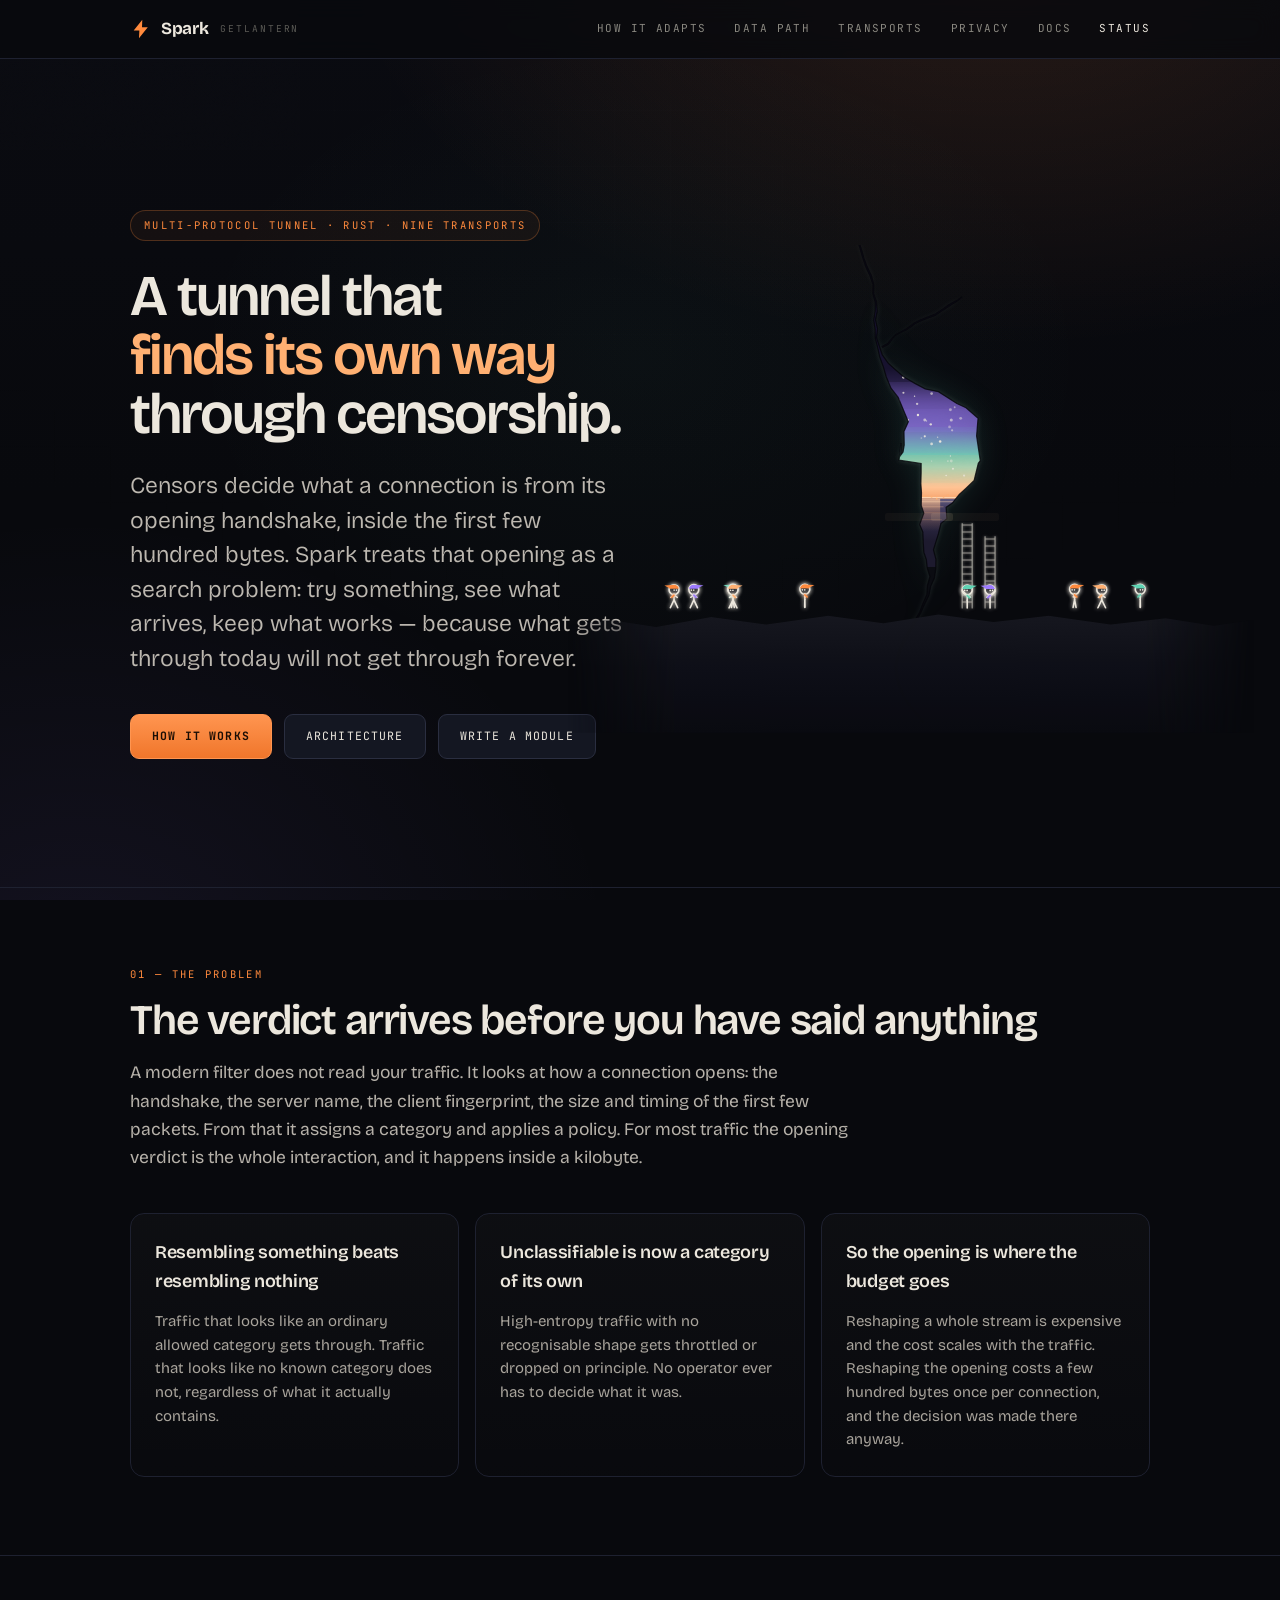
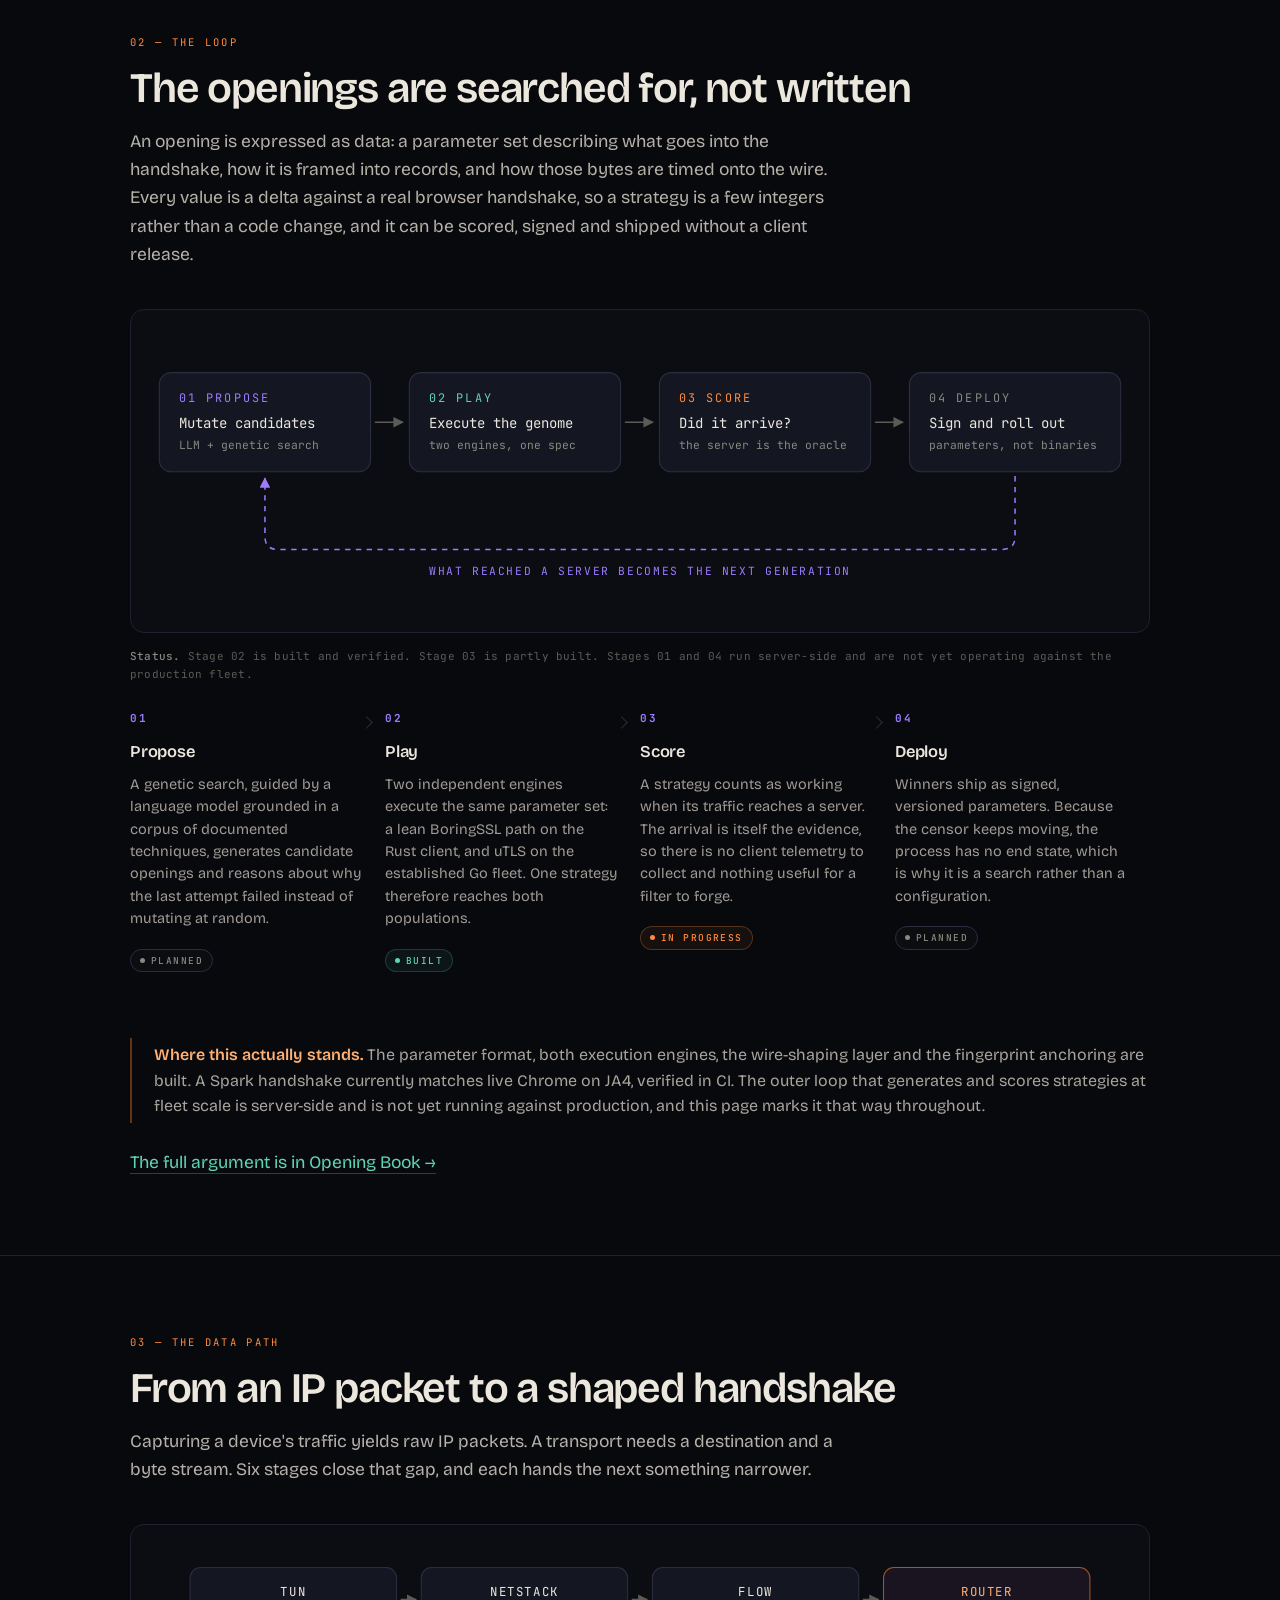
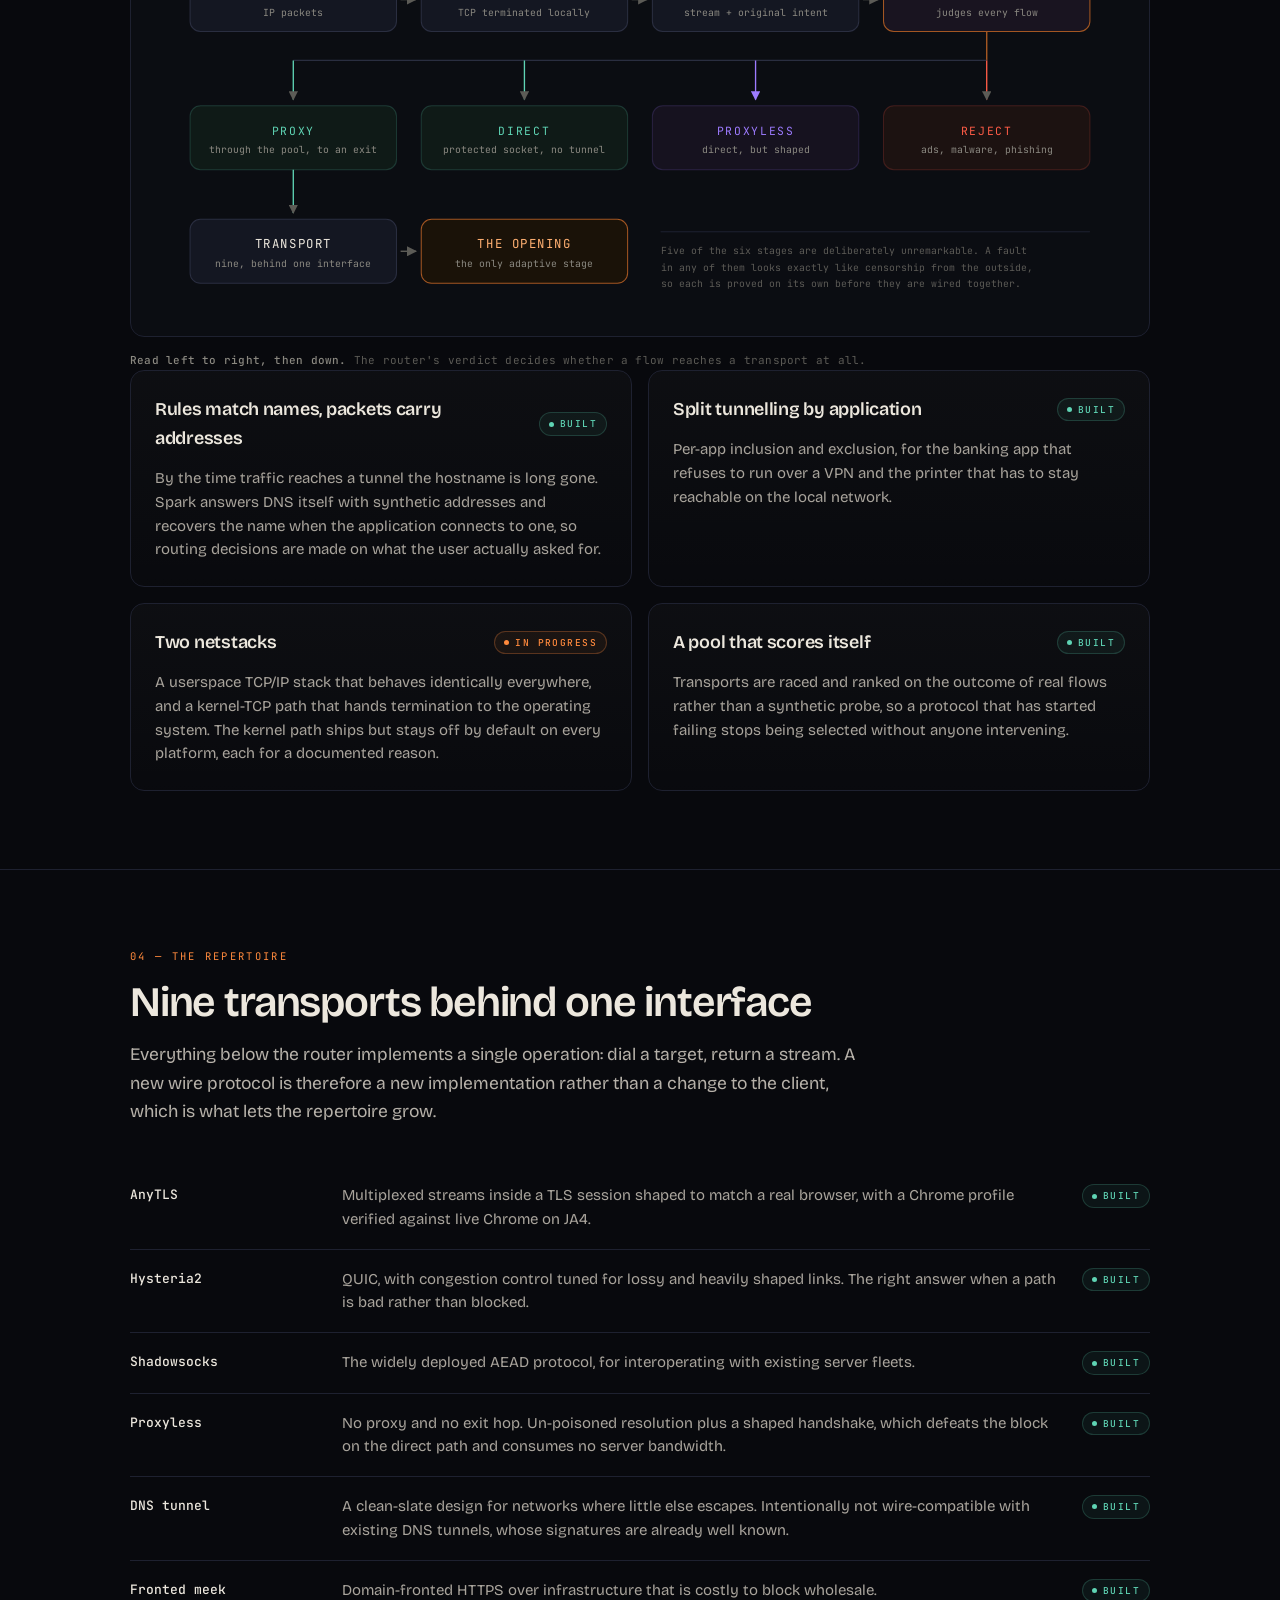
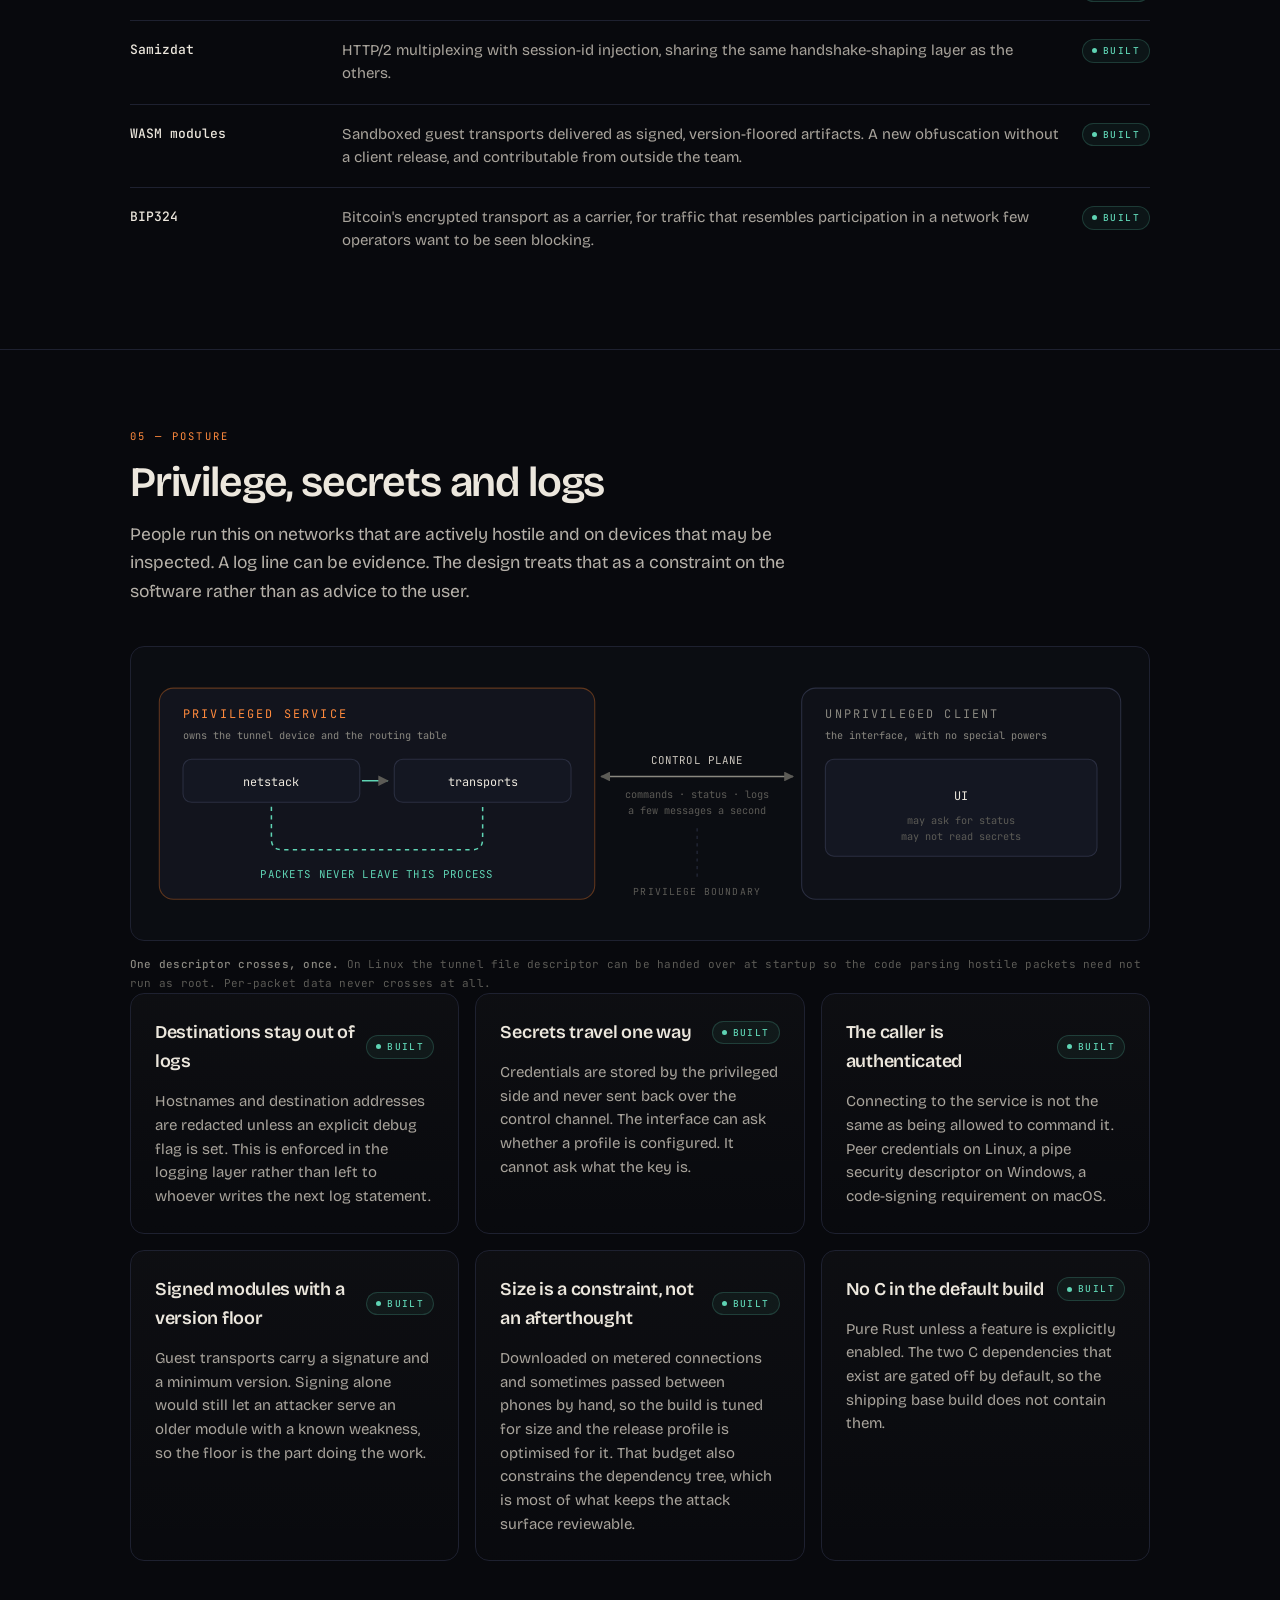
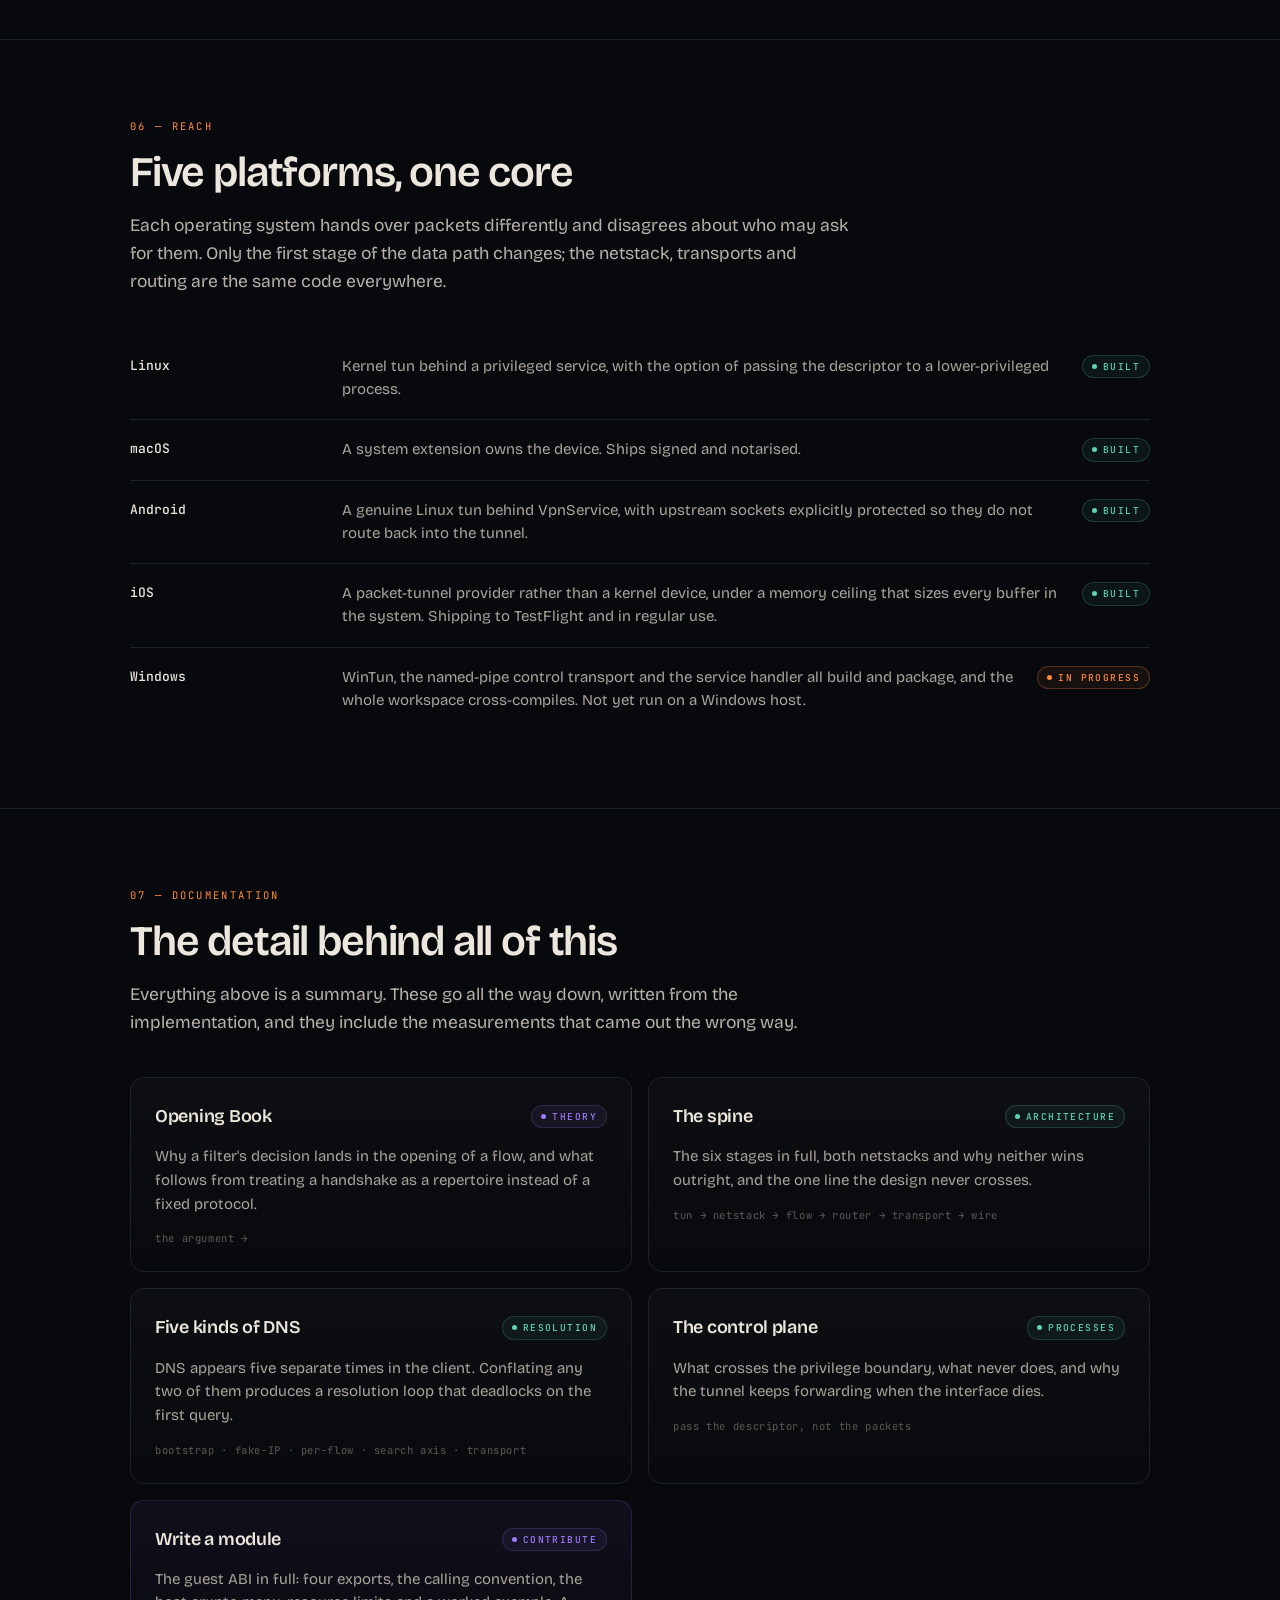
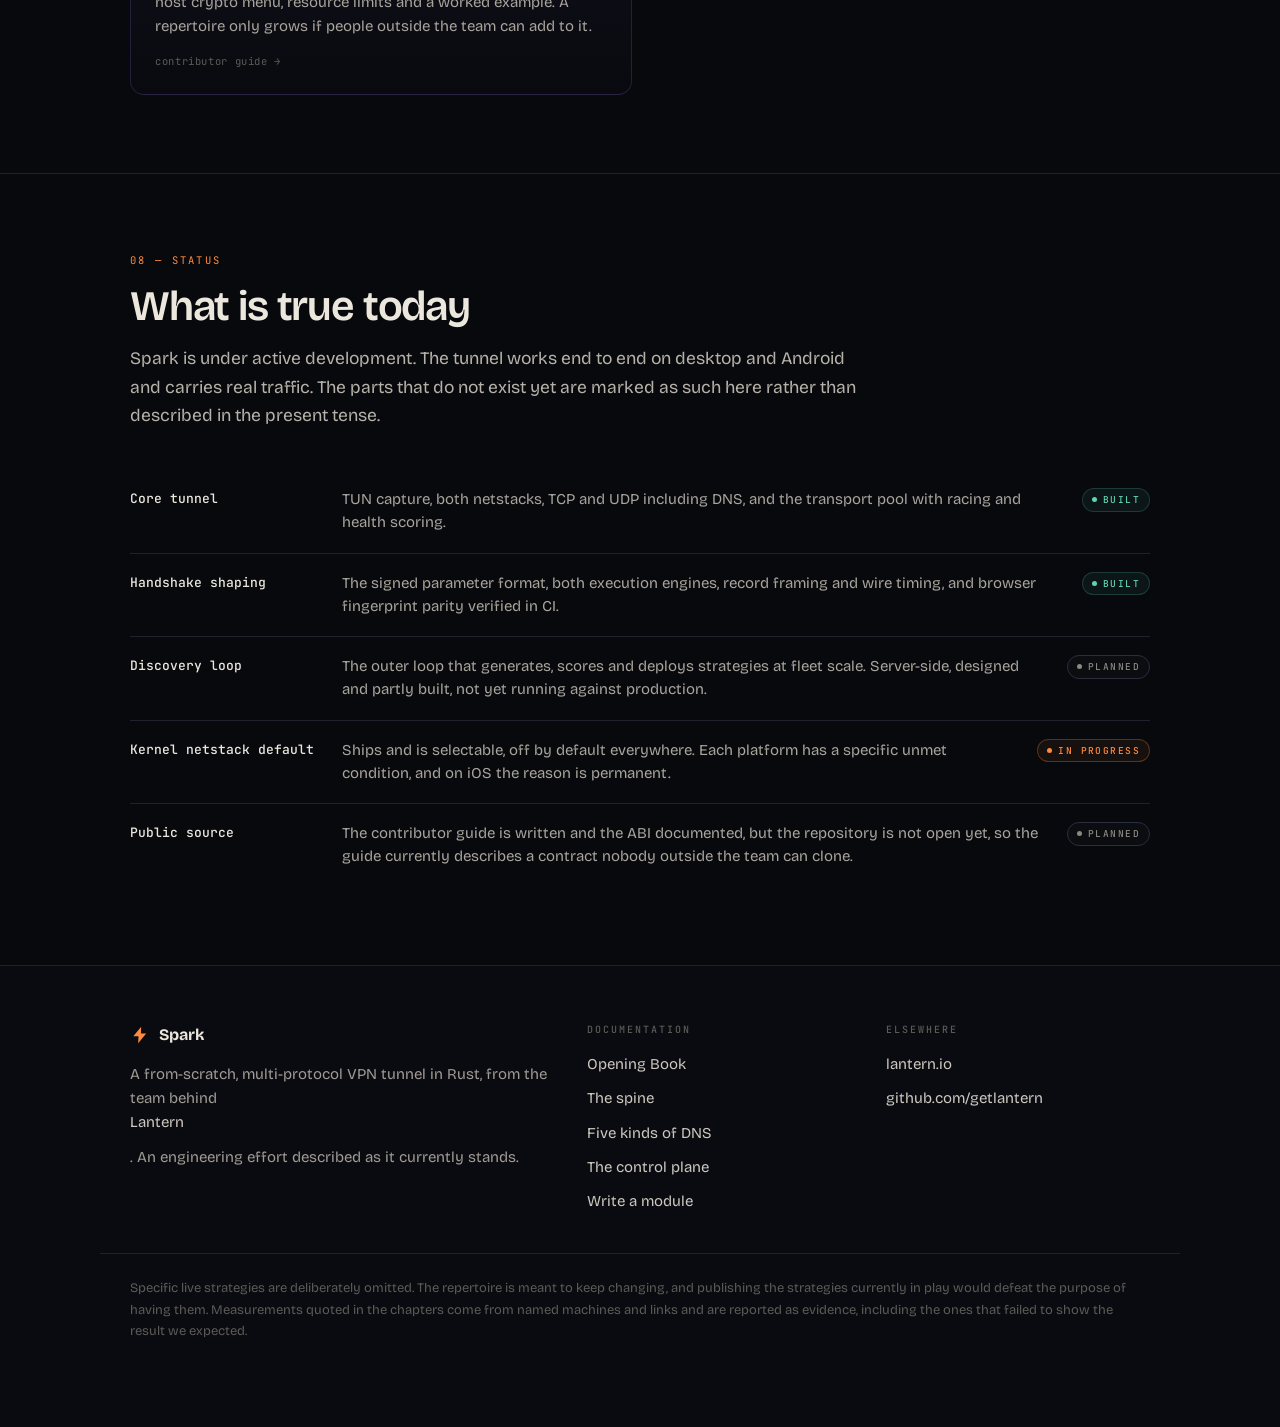
<file: index.html>
<!doctype html>
<html lang="en">
<head>
<meta charset="utf-8" />
<meta name="viewport" content="width=device-width, initial-scale=1" />
<title>Spark — an adaptive tunnel for hostile networks</title>
<meta name="description" content="Spark is a from-scratch, multi-protocol VPN tunnel in Rust that finds its own way through censorship. Nine transports, opening handshakes searched for rather than hand-written, and per-flow routing that only tunnels what has to be tunnelled." />
<meta property="og:title" content="Spark — a tunnel that finds its own way through censorship" />
<meta property="og:description" content="Censors decide from the opening handshake. Spark treats that opening as a search problem: try something, see what arrives, keep what works." />
<meta name="theme-color" content="#08090d" />
<link rel="canonical" href="https://spark.lantern.io/">
<meta property="og:url" content="https://spark.lantern.io/">
<meta property="og:type" content="website">
<meta property="og:site_name" content="Spark">
<meta property="og:image" content="https://spark.lantern.io/assets/og.png">
<meta property="og:image:width" content="1200">
<meta property="og:image:height" content="630">
<meta name="twitter:card" content="summary_large_image">
<meta name="twitter:image" content="https://spark.lantern.io/assets/og.png">
<link rel="icon" href="assets/favicon.svg" type="image/svg+xml">
<link rel="apple-touch-icon" href="assets/favicon.svg">
<link rel="preconnect" href="https://fonts.googleapis.com">
<link rel="preconnect" href="https://fonts.gstatic.com" crossorigin>
<link href="https://fonts.googleapis.com/css2?family=Bricolage+Grotesque:opsz,wght@12..96,300;12..96,400;12..96,600;12..96,700&family=Fraunces:ital,opsz,wght@0,9..144,300;0,9..144,400;1,9..144,300&family=JetBrains+Mono:wght@400;500;700&display=swap" rel="stylesheet">
<link rel="stylesheet" href="assets/site.css" />
<script src="assets/site.js" defer></script>
<script src="assets/little.js" defer></script>
</head>
<body data-little-people>
<div class="bg"></div><div class="board"></div>
<svg class="grain" aria-hidden="true" xmlns="http://www.w3.org/2000/svg"><filter id="n"><feTurbulence type="fractalNoise" baseFrequency=".9" numOctaves="2" stitchTiles="stitch"/></filter><rect width="100%" height="100%" filter="url(#n)"/></svg>
<svg width="0" height="0" aria-hidden="true" style="position:absolute" xmlns="http://www.w3.org/2000/svg"><defs>
  <marker id="ar" viewBox="0 0 10 10" refX="9" refY="5" markerWidth="7" markerHeight="7" orient="auto-start-reverse">
    <path d="M0 0 L10 5 L0 10 z" fill="#5c5b56"/>
  </marker>
  <marker id="arv" viewBox="0 0 10 10" refX="9" refY="5" markerWidth="7" markerHeight="7" orient="auto-start-reverse">
    <path d="M0 0 L10 5 L0 10 z" fill="#9d7bff"/>
  </marker>
</defs></svg>

<nav class="topnav">
  <div class="in">
    <a class="brand" href="index.html">
      <svg viewBox="0 0 24 24" fill="none" aria-hidden="true">
        <path d="M13.4 2 4 13.6h6.2L9.8 22l9.6-11.8h-6.3z" fill="#ff8a3d"/>
      </svg>
      <b>Spark</b><span>getlantern</span>
    </a>
    <a class="nl" href="#adapt">How it adapts</a>
    <a class="nl" href="#path">Data path</a>
    <a class="nl" href="#transports">Transports</a>
    <a class="nl" href="#privacy">Privacy</a>
    <a class="nl" href="#docs">Docs</a>
    <a class="nl" href="#status">Status</a>
  </div>
</nav>

<header class="tall">
  <div class="hero">
    <div>
      <span class="kicker rise">Multi-protocol tunnel · Rust · nine transports</span>
      <h1 class="rise" style="transition-delay:.06s">A tunnel that<br><span class="br">finds its own way</span><br>through censorship.</h1>
      <p class="lede rise" style="transition-delay:.14s">Censors decide what a connection is from its opening handshake, inside the first few hundred bytes. Spark treats that opening as a search problem: try something, see what arrives, keep what works — because what gets through today will not get through forever.</p>
      <div class="cta rise" style="transition-delay:.24s">
        <a class="btn pri" href="#adapt">How it works</a>
        <a class="btn" href="architecture.html">Architecture</a>
        <a class="btn" href="modules.html">Write a module</a>
      </div>
    </div>
    <div class="breach rise" style="transition-delay:.18s" aria-hidden="true">
<svg viewBox="0 0 560 560" class="breach-svg" role="img" aria-label="A thin crack running the height of the dark, breaking open in the middle onto a luminous world, with sparks lifting out of the opening.">
<defs>
<linearGradient id="beyond" gradientUnits="userSpaceOnUse" x1="0" y1="145" x2="0" y2="343"><stop offset="0%" stop-color="#17122e"/><stop offset="18%" stop-color="#3b2f63"/><stop offset="36%" stop-color="#6a5aa8"/><stop offset="52%" stop-color="#7cc4b4"/><stop offset="58%" stop-color="#a8d9c2"/><stop offset="70%" stop-color="#ffc79a"/><stop offset="82%" stop-color="#f2894a"/><stop offset="92%" stop-color="#c25f2e"/><stop offset="100%" stop-color="#0b0c12"/></linearGradient>
<linearGradient id="water" gradientUnits="userSpaceOnUse" x1="0" y1="295" x2="0" y2="347"><stop offset="0%" stop-color="#6b6486"/><stop offset="22%" stop-color="#463f63"/><stop offset="60%" stop-color="#2b2742"/><stop offset="100%" stop-color="#1d1a2e"/></linearGradient><linearGradient id="glint" gradientUnits="userSpaceOnUse" x1="0" y1="295" x2="0" y2="335"><stop offset="0%" stop-color="#ffc79a" stop-opacity=".85"/><stop offset="45%" stop-color="#ffb072" stop-opacity=".28"/><stop offset="100%" stop-color="#ffb072" stop-opacity="0"/></linearGradient><filter id="aur" x="-40%" y="-40%" width="180%" height="180%"><feGaussianBlur stdDeviation="16"/></filter>
<filter id="bleed" x="-50%" y="-50%" width="200%" height="200%"><feGaussianBlur stdDeviation="3"/></filter>
<filter id="bleedwide" x="-60%" y="-60%" width="220%" height="220%"><feGaussianBlur stdDeviation="20"/></filter>
<filter id="emberglow" x="-300%" y="-300%" width="700%" height="700%"><feGaussianBlur stdDeviation="1.7" result="b"/><feMerge><feMergeNode in="b"/><feMergeNode in="b"/><feMergeNode in="SourceGraphic"/></feMerge></filter>
<mask id="fracture"><rect width="560" height="560" fill="#000"/>
<path d="M216.4,-16.0 L217.3,-5.4 L220.6,5.0 L223.6,15.4 L227.1,25.9 L232.0,36.2 L235.6,46.3 L235.3,56.7 L238.1,67.1 L237.9,77.3 L236.2,88.0 L237.8,98.3 L238.0,109.0 L240.7,119.5 L243.1,130.7 L247.2,141.9 L250.8,154.3 L256.4,167.6 L264.8,178.5 L270.6,192.2 L276.7,206.9 L271.6,218.3 L271.9,234.1 L270.5,242.5 L267.7,246.3 L268.1,231.9 L265.8,251.9 L291.7,255.8 L291.7,266.4 L291.4,279.5 L292.1,289.9 L291.8,304.9 L294.8,314.0 L290.0,327.3 L293.7,336.2 L294.1,348.1 L294.9,360.0 L297.8,368.5 L298.8,378.2 L302.0,388.1 L299.0,399.2 L298.5,409.3 L293.9,419.7 L290.0,430.1 L283.7,440.6 L277.8,450.9 L272.1,461.3 L266.7,471.9 L263.8,482.4 L261.3,493.0 L262.5,503.4 L264.4,513.9 L268.9,524.3 L274.6,534.7 L282.5,545.0 L291.5,555.3 L296.9,565.7 L303.5,576.1 L303.8,575.9 L297.3,565.5 L291.8,555.1 L282.9,544.7 L275.0,534.3 L269.5,524.0 L265.6,513.3 L263.8,503.1 L262.8,492.8 L265.2,482.8 L268.2,472.3 L273.7,462.1 L279.3,451.7 L285.1,441.3 L291.2,430.9 L295.8,420.5 L300.8,410.3 L302.9,399.7 L307.3,390.0 L308.9,378.9 L309.1,368.2 L306.2,356.8 L309.3,346.8 L312.0,338.1 L314.9,326.1 L321.9,320.6 L321.0,307.2 L328.3,302.2 L336.4,292.1 L344.1,285.0 L353.8,275.7 L358.7,255.6 L361.0,252.4 L356.7,223.6 L358.4,202.9 L344.3,190.6 L333.6,185.6 L312.0,171.8 L296.5,168.5 L284.4,162.0 L270.8,154.0 L262.1,146.4 L253.6,138.8 L246.3,128.7 L242.9,118.8 L239.5,108.5 L240.7,98.2 L238.3,87.6 L240.3,77.7 L239.5,67.0 L235.9,56.6 L236.2,46.3 L233.3,35.8 L228.3,25.3 L224.5,15.1 L221.6,4.7 L218.1,-5.7 L217.1,-16.0 Z" fill="#fff"/>
<path d="M246.7,119.6 L253.4,116.2 L256.2,112.7 L258.5,108.9 L261.9,105.5 L268.1,102.1 L274.7,99.1 L279.6,95.7 L283.8,92.4 L290.3,89.1 L299.0,85.7 L308.1,82.4 L313.8,78.5 L318.8,75.1 L323.9,71.9 L329.4,68.3 L335.3,64.8 L339.3,61.2 L339.0,60.9 L334.9,64.3 L328.9,67.3 L323.2,70.7 L318.3,74.3 L313.3,77.7 L307.5,81.3 L298.6,84.7 L289.9,88.1 L283.3,91.6 L279.1,95.0 L274.2,98.4 L267.9,101.8 L261.8,105.2 L258.3,108.7 L255.4,112.1 L252.6,115.5 L246.3,118.9 Z" fill="#fff"/>
</mask></defs>
<g filter="url(#bleedwide)" opacity=".13">
<path d="M216.4,-16.0 L217.3,-5.4 L220.6,5.0 L223.6,15.4 L227.1,25.9 L232.0,36.2 L235.6,46.3 L235.3,56.7 L238.1,67.1 L237.9,77.3 L236.2,88.0 L237.8,98.3 L238.0,109.0 L240.7,119.5 L243.1,130.7 L247.2,141.9 L250.8,154.3 L256.4,167.6 L264.8,178.5 L270.6,192.2 L276.7,206.9 L271.6,218.3 L271.9,234.1 L270.5,242.5 L267.7,246.3 L268.1,231.9 L265.8,251.9 L291.7,255.8 L291.7,266.4 L291.4,279.5 L292.1,289.9 L291.8,304.9 L294.8,314.0 L290.0,327.3 L293.7,336.2 L294.1,348.1 L294.9,360.0 L297.8,368.5 L298.8,378.2 L302.0,388.1 L299.0,399.2 L298.5,409.3 L293.9,419.7 L290.0,430.1 L283.7,440.6 L277.8,450.9 L272.1,461.3 L266.7,471.9 L263.8,482.4 L261.3,493.0 L262.5,503.4 L264.4,513.9 L268.9,524.3 L274.6,534.7 L282.5,545.0 L291.5,555.3 L296.9,565.7 L303.5,576.1 L303.8,575.9 L297.3,565.5 L291.8,555.1 L282.9,544.7 L275.0,534.3 L269.5,524.0 L265.6,513.3 L263.8,503.1 L262.8,492.8 L265.2,482.8 L268.2,472.3 L273.7,462.1 L279.3,451.7 L285.1,441.3 L291.2,430.9 L295.8,420.5 L300.8,410.3 L302.9,399.7 L307.3,390.0 L308.9,378.9 L309.1,368.2 L306.2,356.8 L309.3,346.8 L312.0,338.1 L314.9,326.1 L321.9,320.6 L321.0,307.2 L328.3,302.2 L336.4,292.1 L344.1,285.0 L353.8,275.7 L358.7,255.6 L361.0,252.4 L356.7,223.6 L358.4,202.9 L344.3,190.6 L333.6,185.6 L312.0,171.8 L296.5,168.5 L284.4,162.0 L270.8,154.0 L262.1,146.4 L253.6,138.8 L246.3,128.7 L242.9,118.8 L239.5,108.5 L240.7,98.2 L238.3,87.6 L240.3,77.7 L239.5,67.0 L235.9,56.6 L236.2,46.3 L233.3,35.8 L228.3,25.3 L224.5,15.1 L221.6,4.7 L218.1,-5.7 L217.1,-16.0 Z" fill="#5fd4b4"/>
<path d="M246.7,119.6 L253.4,116.2 L256.2,112.7 L258.5,108.9 L261.9,105.5 L268.1,102.1 L274.7,99.1 L279.6,95.7 L283.8,92.4 L290.3,89.1 L299.0,85.7 L308.1,82.4 L313.8,78.5 L318.8,75.1 L323.9,71.9 L329.4,68.3 L335.3,64.8 L339.3,61.2 L339.0,60.9 L334.9,64.3 L328.9,67.3 L323.2,70.7 L318.3,74.3 L313.3,77.7 L307.5,81.3 L298.6,84.7 L289.9,88.1 L283.3,91.6 L279.1,95.0 L274.2,98.4 L267.9,101.8 L261.8,105.2 L258.3,108.7 L255.4,112.1 L252.6,115.5 L246.3,118.9 Z" fill="#5fd4b4"/>
</g><g filter="url(#bleed)" opacity=".20">
<path d="M216.4,-16.0 L217.3,-5.4 L220.6,5.0 L223.6,15.4 L227.1,25.9 L232.0,36.2 L235.6,46.3 L235.3,56.7 L238.1,67.1 L237.9,77.3 L236.2,88.0 L237.8,98.3 L238.0,109.0 L240.7,119.5 L243.1,130.7 L247.2,141.9 L250.8,154.3 L256.4,167.6 L264.8,178.5 L270.6,192.2 L276.7,206.9 L271.6,218.3 L271.9,234.1 L270.5,242.5 L267.7,246.3 L268.1,231.9 L265.8,251.9 L291.7,255.8 L291.7,266.4 L291.4,279.5 L292.1,289.9 L291.8,304.9 L294.8,314.0 L290.0,327.3 L293.7,336.2 L294.1,348.1 L294.9,360.0 L297.8,368.5 L298.8,378.2 L302.0,388.1 L299.0,399.2 L298.5,409.3 L293.9,419.7 L290.0,430.1 L283.7,440.6 L277.8,450.9 L272.1,461.3 L266.7,471.9 L263.8,482.4 L261.3,493.0 L262.5,503.4 L264.4,513.9 L268.9,524.3 L274.6,534.7 L282.5,545.0 L291.5,555.3 L296.9,565.7 L303.5,576.1 L303.8,575.9 L297.3,565.5 L291.8,555.1 L282.9,544.7 L275.0,534.3 L269.5,524.0 L265.6,513.3 L263.8,503.1 L262.8,492.8 L265.2,482.8 L268.2,472.3 L273.7,462.1 L279.3,451.7 L285.1,441.3 L291.2,430.9 L295.8,420.5 L300.8,410.3 L302.9,399.7 L307.3,390.0 L308.9,378.9 L309.1,368.2 L306.2,356.8 L309.3,346.8 L312.0,338.1 L314.9,326.1 L321.9,320.6 L321.0,307.2 L328.3,302.2 L336.4,292.1 L344.1,285.0 L353.8,275.7 L358.7,255.6 L361.0,252.4 L356.7,223.6 L358.4,202.9 L344.3,190.6 L333.6,185.6 L312.0,171.8 L296.5,168.5 L284.4,162.0 L270.8,154.0 L262.1,146.4 L253.6,138.8 L246.3,128.7 L242.9,118.8 L239.5,108.5 L240.7,98.2 L238.3,87.6 L240.3,77.7 L239.5,67.0 L235.9,56.6 L236.2,46.3 L233.3,35.8 L228.3,25.3 L224.5,15.1 L221.6,4.7 L218.1,-5.7 L217.1,-16.0 Z" fill="#bcd9cf"/>
<path d="M246.7,119.6 L253.4,116.2 L256.2,112.7 L258.5,108.9 L261.9,105.5 L268.1,102.1 L274.7,99.1 L279.6,95.7 L283.8,92.4 L290.3,89.1 L299.0,85.7 L308.1,82.4 L313.8,78.5 L318.8,75.1 L323.9,71.9 L329.4,68.3 L335.3,64.8 L339.3,61.2 L339.0,60.9 L334.9,64.3 L328.9,67.3 L323.2,70.7 L318.3,74.3 L313.3,77.7 L307.5,81.3 L298.6,84.7 L289.9,88.1 L283.3,91.6 L279.1,95.0 L274.2,98.4 L267.9,101.8 L261.8,105.2 L258.3,108.7 L255.4,112.1 L252.6,115.5 L246.3,118.9 Z" fill="#bcd9cf"/>
</g>
<g mask="url(#fracture)">
<rect width="560" height="560" fill="url(#beyond)"/>
<g class="b-aurora">
<ellipse class="a0" cx="287" cy="190" rx="120" ry="16" fill="#9d7bff" opacity="0.55" filter="url(#aur)"/>
<ellipse class="a1" cx="274" cy="218" rx="105" ry="14" fill="#8f7ae6" opacity="0.5" filter="url(#aur)"/>
<ellipse class="a2" cx="274" cy="246" rx="130" ry="18" fill="#5fd4b4" opacity="0.46" filter="url(#aur)"/>
<ellipse class="a3" cx="316" cy="268" rx="100" ry="12" fill="#ffb072" opacity="0.42" filter="url(#aur)"/>
</g>
<circle cx="321" cy="270" r="0.9" fill="#ece7dd" opacity="0.93"/>
<circle cx="311" cy="225" r="0.8" fill="#ece7dd" opacity="0.69"/>
<circle cx="271" cy="173" r="1.3" fill="#ece7dd" opacity="0.54"/>
<circle cx="258" cy="219" r="1.3" fill="#ece7dd" opacity="0.43"/>
<circle cx="334" cy="166" r="1.1" fill="#ece7dd" opacity="0.55"/>
<circle cx="325" cy="213" r="1.6" fill="#ece7dd" opacity="0.44"/>
<circle cx="284" cy="177" r="0.8" fill="#ece7dd" opacity="0.93"/>
<circle cx="271" cy="173" r="1.0" fill="#ece7dd" opacity="0.56"/>
<circle cx="272" cy="257" r="1.7" fill="#ece7dd" opacity="0.69"/>
<circle cx="329" cy="262" r="1.1" fill="#ece7dd" opacity="0.85"/>
<circle cx="287" cy="186" r="1.4" fill="#ece7dd" opacity="0.71"/>
<circle cx="262" cy="212" r="1.1" fill="#ece7dd" opacity="0.89"/>
<circle cx="263" cy="251" r="0.8" fill="#ece7dd" opacity="0.47"/>
<circle cx="264" cy="213" r="1.8" fill="#ece7dd" opacity="0.91"/>
<circle cx="267" cy="217" r="1.3" fill="#ece7dd" opacity="0.59"/>
<circle cx="296" cy="161" r="1.1" fill="#ece7dd" opacity="0.79"/>
<circle cx="331" cy="190" r="1.1" fill="#ece7dd" opacity="0.51"/>
<circle cx="298" cy="206" r="0.8" fill="#ece7dd" opacity="0.73"/>
<circle cx="304" cy="253" r="0.8" fill="#ece7dd" opacity="0.51"/>
<circle cx="303" cy="210" r="1.4" fill="#ece7dd" opacity="0.87"/>
<circle cx="304" cy="233" r="1.6" fill="#ece7dd" opacity="0.77"/>
<circle cx="311" cy="158" r="1.1" fill="#ece7dd" opacity="0.70"/>
<circle cx="296" cy="205" r="1.7" fill="#ece7dd" opacity="0.65"/>
<circle cx="258" cy="183" r="0.9" fill="#ece7dd" opacity="0.56"/>
<circle cx="331" cy="161" r="1.6" fill="#ece7dd" opacity="0.53"/>
<circle cx="272" cy="264" r="0.7" fill="#ece7dd" opacity="0.60"/>
<circle cx="327" cy="253" r="1.7" fill="#ece7dd" opacity="0.47"/>
<circle cx="271" cy="272" r="1.6" fill="#ece7dd" opacity="0.80"/>
<circle cx="323" cy="253" r="1.1" fill="#ece7dd" opacity="0.47"/>
<circle cx="296" cy="224" r="1.3" fill="#ece7dd" opacity="0.89"/>
<circle cx="256" cy="212" r="0.9" fill="#ece7dd" opacity="0.86"/>
<circle cx="261" cy="219" r="0.8" fill="#ece7dd" opacity="0.46"/>
<circle cx="304" cy="174" r="1.6" fill="#ece7dd" opacity="0.60"/>
<circle cx="271" cy="155" r="1.6" fill="#ece7dd" opacity="0.80"/>
<circle cx="292" cy="226" r="1.0" fill="#ece7dd" opacity="0.45"/>
<circle cx="328" cy="217" r="1.3" fill="#ece7dd" opacity="0.54"/>
<circle cx="326" cy="247" r="0.8" fill="#ece7dd" opacity="0.73"/>
<circle cx="326" cy="193" r="1.7" fill="#ece7dd" opacity="0.51"/>
<circle cx="265" cy="182" r="1.8" fill="#ece7dd" opacity="0.79"/>
<circle cx="314" cy="230" r="1.5" fill="#ece7dd" opacity="0.97"/>
<circle cx="288" cy="199" r="1.4" fill="#ece7dd" opacity="0.96"/>
<circle cx="327" cy="205" r="1.8" fill="#ece7dd" opacity="0.63"/>
<circle cx="286" cy="270" r="1.2" fill="#ece7dd" opacity="0.85"/>
<circle cx="276" cy="205" r="1.5" fill="#ece7dd" opacity="0.85"/>
<circle cx="342" cy="270" r="1.3" fill="#ece7dd" opacity="0.69"/>
<circle cx="338" cy="203" r="1.7" fill="#ece7dd" opacity="0.49"/>
<rect x="234" y="295" width="146" height="1.6" fill="#ffd6b0" opacity=".95"/>
<rect x="234" y="297" width="146" height="80" fill="url(#water)"/><rect x="288" y="297" width="26" height="46" fill="url(#glint)"/><rect x="272" y="300" width="58" height="1.2" fill="#ffd6b0" opacity=".45"/><rect x="284" y="306" width="34" height="1.1" fill="#ffc79a" opacity=".34"/><rect x="262" y="313" width="76" height="1" fill="#ffb072" opacity=".22"/><rect x="290" y="321" width="26" height="1" fill="#ffb072" opacity=".16"/>
<g class="b-lights">
<rect class="l0" x="264" y="295" width="2" height="2" rx=".5" fill="#ffb072" opacity="0.89"/>
<rect class="l1" x="275" y="295" width="2" height="2" rx=".5" fill="#ffb072" opacity="0.81"/>
<rect class="l2" x="279" y="293" width="2" height="2" rx=".5" fill="#ffb072" opacity="0.67"/>
<rect class="l3" x="286" y="293" width="2" height="2" rx=".5" fill="#ffb072" opacity="0.81"/>
<rect class="l4" x="294" y="293" width="2" height="2" rx=".5" fill="#ffb072" opacity="0.93"/>
<rect class="l5" x="303" y="294" width="2" height="2" rx=".5" fill="#ffb072" opacity="0.85"/>
<rect class="l0" x="309" y="296" width="2" height="2" rx=".5" fill="#ffb072" opacity="0.93"/>
<rect class="l1" x="317" y="294" width="2" height="2" rx=".5" fill="#ffb072" opacity="0.95"/>
<rect class="l2" x="322" y="292" width="2" height="2" rx=".5" fill="#ffb072" opacity="0.67"/>
<rect class="l3" x="330" y="293" width="2" height="2" rx=".5" fill="#ffb072" opacity="0.63"/>
<rect class="l4" x="336" y="293" width="2" height="2" rx=".5" fill="#ffb072" opacity="0.69"/>
</g></g>
<path d="M216.4,-16.0 L217.3,-5.4 L220.6,5.0 L223.6,15.4 L227.1,25.9 L232.0,36.2 L235.6,46.3 L235.3,56.7 L238.1,67.1 L237.9,77.3 L236.2,88.0 L237.8,98.3 L238.0,109.0 L240.7,119.5 L243.1,130.7 L247.2,141.9 L250.8,154.3 L256.4,167.6 L264.8,178.5 L270.6,192.2 L276.7,206.9 L271.6,218.3 L271.9,234.1 L270.5,242.5 L267.7,246.3 L268.1,231.9 L265.8,251.9 L291.7,255.8 L291.7,266.4 L291.4,279.5 L292.1,289.9 L291.8,304.9 L294.8,314.0 L290.0,327.3 L293.7,336.2 L294.1,348.1 L294.9,360.0 L297.8,368.5 L298.8,378.2 L302.0,388.1 L299.0,399.2 L298.5,409.3 L293.9,419.7 L290.0,430.1 L283.7,440.6 L277.8,450.9 L272.1,461.3 L266.7,471.9 L263.8,482.4 L261.3,493.0 L262.5,503.4 L264.4,513.9 L268.9,524.3 L274.6,534.7 L282.5,545.0 L291.5,555.3 L296.9,565.7 L303.5,576.1 L303.8,575.9 L297.3,565.5 L291.8,555.1 L282.9,544.7 L275.0,534.3 L269.5,524.0 L265.6,513.3 L263.8,503.1 L262.8,492.8 L265.2,482.8 L268.2,472.3 L273.7,462.1 L279.3,451.7 L285.1,441.3 L291.2,430.9 L295.8,420.5 L300.8,410.3 L302.9,399.7 L307.3,390.0 L308.9,378.9 L309.1,368.2 L306.2,356.8 L309.3,346.8 L312.0,338.1 L314.9,326.1 L321.9,320.6 L321.0,307.2 L328.3,302.2 L336.4,292.1 L344.1,285.0 L353.8,275.7 L358.7,255.6 L361.0,252.4 L356.7,223.6 L358.4,202.9 L344.3,190.6 L333.6,185.6 L312.0,171.8 L296.5,168.5 L284.4,162.0 L270.8,154.0 L262.1,146.4 L253.6,138.8 L246.3,128.7 L242.9,118.8 L239.5,108.5 L240.7,98.2 L238.3,87.6 L240.3,77.7 L239.5,67.0 L235.9,56.6 L236.2,46.3 L233.3,35.8 L228.3,25.3 L224.5,15.1 L221.6,4.7 L218.1,-5.7 L217.1,-16.0 Z" fill="none" stroke="#05060a" stroke-width="1.5" opacity=".8" stroke-linejoin="miter"/>
<path d="M246.7,119.6 L253.4,116.2 L256.2,112.7 L258.5,108.9 L261.9,105.5 L268.1,102.1 L274.7,99.1 L279.6,95.7 L283.8,92.4 L290.3,89.1 L299.0,85.7 L308.1,82.4 L313.8,78.5 L318.8,75.1 L323.9,71.9 L329.4,68.3 L335.3,64.8 L339.3,61.2 L339.0,60.9 L334.9,64.3 L328.9,67.3 L323.2,70.7 L318.3,74.3 L313.3,77.7 L307.5,81.3 L298.6,84.7 L289.9,88.1 L283.3,91.6 L279.1,95.0 L274.2,98.4 L267.9,101.8 L261.8,105.2 L258.3,108.7 L255.4,112.1 L252.6,115.5 L246.3,118.9 Z" fill="none" stroke="#05060a" stroke-width="1.5" opacity=".8" stroke-linejoin="miter"/>
<g class="b-sparks" filter="url(#emberglow)"><circle class="s s0" r="1.7" fill="#ffb072"/><circle class="s s1" r="2.0" fill="#ffd9ae"/><circle class="s s2" r="1.4" fill="#ffd9ae"/><circle class="s s3" r="2.0" fill="#ffd9ae"/><circle class="s s4" r="2.3" fill="#ffd9ae"/><circle class="s s5" r="1.4" fill="#f2894a"/><circle class="s s6" r="2.1" fill="#ffc48c"/><circle class="s s7" r="2.0" fill="#ffb072"/><circle class="s s8" r="1.9" fill="#fff3e0"/><circle class="s s9" r="1.5" fill="#fff3e0"/><circle class="s s10" r="2.4" fill="#ffd9ae"/><circle class="s s11" r="1.3" fill="#ffb072"/><circle class="s s12" r="1.5" fill="#ffb072"/><circle class="s s13" r="1.2" fill="#ffc48c"/><circle class="s s14" r="1.8" fill="#ffc48c"/></g></svg>
      <div class="ground" data-ledge aria-hidden="true"></div>
      <div class="crack-lip" data-ledge aria-hidden="true"></div>
      <div class="crack-mouth" aria-hidden="true"></div>
    </div>
  </div>
</header>

<!-- ============================ THE PROBLEM ============================ -->
<section id="problem">
  <div class="shead rise">
    <span class="eyebrow">01 — the problem</span>
    <h2>The verdict arrives before you have said anything</h2>
    <p>A modern filter does not read your traffic. It looks at how a connection opens: the handshake, the server name, the client fingerprint, the size and timing of the first few packets. From that it assigns a category and applies a policy. For most traffic the opening verdict is the whole interaction, and it happens inside a kilobyte.</p>
  </div>
  <div class="grid">
    <div class="card rise">
      <div class="top"><h3>Resembling something beats resembling nothing</h3></div>
      <p>Traffic that looks like an ordinary allowed category gets through. Traffic that looks like no known category does not, regardless of what it actually contains.</p>
    </div>
    <div class="card rise" style="transition-delay:.06s">
      <div class="top"><h3>Unclassifiable is now a category of its own</h3></div>
      <p>High-entropy traffic with no recognisable shape gets throttled or dropped on principle. No operator ever has to decide what it was.</p>
    </div>
    <div class="card rise" style="transition-delay:.12s">
      <div class="top"><h3>So the opening is where the budget goes</h3></div>
      <p>Reshaping a whole stream is expensive and the cost scales with the traffic. Reshaping the opening costs a few hundred bytes once per connection, and the decision was made there anyway.</p>
    </div>
  </div>
</section>

<!-- ============================ HOW IT ADAPTS ============================ -->
<section id="adapt">
  <div class="shead rise">
    <span class="eyebrow">02 — the loop</span>
    <h2>The openings are searched for, not written</h2>
    <p>An opening is expressed as data: a parameter set describing what goes into the handshake, how it is framed into records, and how those bytes are timed onto the wire. Every value is a delta against a real browser handshake, so a strategy is a few integers rather than a code change, and it can be scored, signed and shipped without a client release.</p>
  </div>

  <div class="fig rise">
    <div class="box">
      <svg viewBox="0 0 900 250" class="wide" role="img" aria-label="The discovery loop: propose, play, score, deploy, with results feeding back into propose.">
        <g font-family="JetBrains Mono, monospace">
          <rect x="4" y="34" width="196" height="92" rx="11" fill="#141722" stroke="#2a2e40"/>
          <text x="22" y="61" font-size="11" fill="#9d7bff" letter-spacing="2">01 PROPOSE</text>
          <text x="22" y="85" font-size="13" fill="#ece7dd">Mutate candidates</text>
          <text x="22" y="105" font-size="10.5" fill="#8a8880">LLM + genetic search</text>

          <rect x="236" y="34" width="196" height="92" rx="11" fill="#141722" stroke="#2a2e40"/>
          <text x="254" y="61" font-size="11" fill="#5fd4b4" letter-spacing="2">02 PLAY</text>
          <text x="254" y="85" font-size="13" fill="#ece7dd">Execute the genome</text>
          <text x="254" y="105" font-size="10.5" fill="#8a8880">two engines, one spec</text>

          <rect x="468" y="34" width="196" height="92" rx="11" fill="#141722" stroke="#2a2e40"/>
          <text x="486" y="61" font-size="11" fill="#ff8a3d" letter-spacing="2">03 SCORE</text>
          <text x="486" y="85" font-size="13" fill="#ece7dd">Did it arrive?</text>
          <text x="486" y="105" font-size="10.5" fill="#8a8880">the server is the oracle</text>

          <rect x="700" y="34" width="196" height="92" rx="11" fill="#141722" stroke="#2a2e40"/>
          <text x="718" y="61" font-size="11" fill="#8a8880" letter-spacing="2">04 DEPLOY</text>
          <text x="718" y="85" font-size="13" fill="#ece7dd">Sign and roll out</text>
          <text x="718" y="105" font-size="10.5" fill="#8a8880">parameters, not binaries</text>

          <line x1="204" y1="80" x2="230" y2="80" stroke="#5c5b56" stroke-width="1.4" marker-end="url(#ar)"/>
          <line x1="436" y1="80" x2="462" y2="80" stroke="#5c5b56" stroke-width="1.4" marker-end="url(#ar)"/>
          <line x1="668" y1="80" x2="694" y2="80" stroke="#5c5b56" stroke-width="1.4" marker-end="url(#ar)"/>

          <path d="M798 130 L798 186 Q798 198 786 198 L114 198 Q102 198 102 186 L102 132"
                fill="none" stroke="#9d7bff" stroke-width="1.4" stroke-dasharray="5 5" marker-end="url(#arv)"/>
          <text x="450" y="222" font-size="10.5" fill="#9d7bff" text-anchor="middle" letter-spacing="1.5">WHAT REACHED A SERVER BECOMES THE NEXT GENERATION</text>
        </g>
      </svg>
    </div>
    <div class="figcap"><b>Status.</b> Stage 02 is built and verified. Stage 03 is partly built. Stages 01 and 04 run server-side and are not yet operating against the production fleet.</div>
  </div>

  <div class="loop">
    <div class="lp rise">
      <span class="n">01</span><h4>Propose</h4>
      <p>A genetic search, guided by a language model grounded in a corpus of documented techniques, generates candidate openings and reasons about why the last attempt failed instead of mutating at random.</p>
      <span class="st planned">Planned</span>
    </div>
    <div class="lp rise" style="transition-delay:.06s">
      <span class="n">02</span><h4>Play</h4>
      <p>Two independent engines execute the same parameter set: a lean BoringSSL path on the Rust client, and uTLS on the established Go fleet. One strategy therefore reaches both populations.</p>
      <span class="st built">Built</span>
    </div>
    <div class="lp rise" style="transition-delay:.12s">
      <span class="n">03</span><h4>Score</h4>
      <p>A strategy counts as working when its traffic reaches a server. The arrival is itself the evidence, so there is no client telemetry to collect and nothing useful for a filter to forge.</p>
      <span class="st wip">In progress</span>
    </div>
    <div class="lp rise" style="transition-delay:.18s">
      <span class="n">04</span><h4>Deploy</h4>
      <p>Winners ship as signed, versioned parameters. Because the censor keeps moving, the process has no end state, which is why it is a search rather than a configuration.</p>
      <span class="st planned">Planned</span>
    </div>
  </div>

  <div class="shead rise" style="margin-top:40px; margin-bottom:0">
    <div class="note"><b>Where this actually stands.</b> The parameter format, both execution engines, the wire-shaping layer and the fingerprint anchoring are built. A Spark handshake currently matches live Chrome on JA4, verified in CI. The outer loop that generates and scores strategies at fleet scale is server-side and is not yet running against production, and this page marks it that way throughout.</div>
    <p><a href="book.html">The full argument is in Opening Book →</a></p>
  </div>
</section>

<!-- ============================ DATA PATH ============================ -->
<section id="path">
  <div class="shead rise">
    <span class="eyebrow">03 — the data path</span>
    <h2>From an IP packet to a shaped handshake</h2>
    <p>Capturing a device's traffic yields raw IP packets. A transport needs a destination and a byte stream. Six stages close that gap, and each hands the next something narrower.</p>
  </div>

  <div class="fig rise">
    <div class="box">
      <svg viewBox="0 0 940 348" class="wide" role="img" aria-label="Data path: tun to netstack to flow to router; the router selects one of four verdicts; a proxied flow then goes to a transport and on to the shaped opening.">
        <g font-family="JetBrains Mono, monospace">
          <!-- row 1: the pipeline -->
          <rect x="34" y="16" width="200" height="62" rx="10" fill="#141722" stroke="#2a2e40"/>
          <text x="134" y="44" font-size="12" fill="#ece7dd" text-anchor="middle" letter-spacing="1.5">TUN</text>
          <text x="134" y="63" font-size="9.5" fill="#8a8880" text-anchor="middle">IP packets</text>

          <rect x="258" y="16" width="200" height="62" rx="10" fill="#141722" stroke="#2a2e40"/>
          <text x="358" y="44" font-size="12" fill="#ece7dd" text-anchor="middle" letter-spacing="1.5">NETSTACK</text>
          <text x="358" y="63" font-size="9.5" fill="#8a8880" text-anchor="middle">TCP terminated locally</text>

          <rect x="482" y="16" width="200" height="62" rx="10" fill="#141722" stroke="#2a2e40"/>
          <text x="582" y="44" font-size="12" fill="#ece7dd" text-anchor="middle" letter-spacing="1.5">FLOW</text>
          <text x="582" y="63" font-size="9.5" fill="#8a8880" text-anchor="middle">stream + original intent</text>

          <rect x="706" y="16" width="200" height="62" rx="10" fill="#191420" stroke="#a35622"/>
          <text x="806" y="44" font-size="12" fill="#ffb072" text-anchor="middle" letter-spacing="1.5">ROUTER</text>
          <text x="806" y="63" font-size="9.5" fill="#8a8880" text-anchor="middle">judges every flow</text>

          <line x1="238" y1="47" x2="253" y2="47" stroke="#5c5b56" stroke-width="1.4" marker-end="url(#ar)"/>
          <line x1="462" y1="47" x2="477" y2="47" stroke="#5c5b56" stroke-width="1.4" marker-end="url(#ar)"/>
          <line x1="686" y1="47" x2="701" y2="47" stroke="#5c5b56" stroke-width="1.4" marker-end="url(#ar)"/>

          <!-- trunk + bus down to the four verdicts -->
          <path d="M806 78 L806 106" stroke="#a35622" stroke-width="1.4" fill="none"/>
          <path d="M134 106 L806 106" stroke="#2a2e40" stroke-width="1.4" fill="none"/>
          <path d="M134 106 L134 144" stroke="#5fd4b4" stroke-width="1.3" fill="none" marker-end="url(#ar)"/>
          <path d="M358 106 L358 144" stroke="#5fd4b4" stroke-width="1.3" fill="none" marker-end="url(#ar)"/>
          <path d="M582 106 L582 144" stroke="#9d7bff" stroke-width="1.3" fill="none" marker-end="url(#arv)"/>
          <path d="M806 106 L806 144" stroke="#ff5c47" stroke-width="1.3" fill="none" marker-end="url(#ar)"/>

          <!-- row 2: the four verdicts -->
          <rect x="34" y="150" width="200" height="62" rx="10" fill="#0f1a17" stroke="#5fd4b433"/>
          <text x="134" y="178" font-size="11" fill="#5fd4b4" text-anchor="middle" letter-spacing="1.6">PROXY</text>
          <text x="134" y="196" font-size="9.5" fill="#8a8880" text-anchor="middle">through the pool, to an exit</text>

          <rect x="258" y="150" width="200" height="62" rx="10" fill="#0f1a17" stroke="#5fd4b433"/>
          <text x="358" y="178" font-size="11" fill="#5fd4b4" text-anchor="middle" letter-spacing="1.6">DIRECT</text>
          <text x="358" y="196" font-size="9.5" fill="#8a8880" text-anchor="middle">protected socket, no tunnel</text>

          <rect x="482" y="150" width="200" height="62" rx="10" fill="#16121f" stroke="#9d7bff2e"/>
          <text x="582" y="178" font-size="11" fill="#9d7bff" text-anchor="middle" letter-spacing="1.6">PROXYLESS</text>
          <text x="582" y="196" font-size="9.5" fill="#8a8880" text-anchor="middle">direct, but shaped</text>

          <rect x="706" y="150" width="200" height="62" rx="10" fill="#1c1211" stroke="#ff5c4733"/>
          <text x="806" y="178" font-size="11" fill="#ff5c47" text-anchor="middle" letter-spacing="1.6">REJECT</text>
          <text x="806" y="196" font-size="9.5" fill="#8a8880" text-anchor="middle">ads, malware, phishing</text>

          <!-- row 3: only a proxied flow continues -->
          <path d="M134 212 L134 254" stroke="#5fd4b4" stroke-width="1.3" fill="none" marker-end="url(#ar)"/>
          <rect x="34" y="260" width="200" height="62" rx="10" fill="#141722" stroke="#2a2e40"/>
          <text x="134" y="288" font-size="12" fill="#ece7dd" text-anchor="middle" letter-spacing="1.5">TRANSPORT</text>
          <text x="134" y="306" font-size="9.5" fill="#8a8880" text-anchor="middle">nine, behind one interface</text>

          <line x1="238" y1="291" x2="253" y2="291" stroke="#5c5b56" stroke-width="1.4" marker-end="url(#ar)"/>
          <rect x="258" y="260" width="200" height="62" rx="10" fill="#1a1208" stroke="#a35622"/>
          <text x="358" y="288" font-size="12" fill="#ffb072" text-anchor="middle" letter-spacing="1.5">THE OPENING</text>
          <text x="358" y="306" font-size="9.5" fill="#8a8880" text-anchor="middle">the only adaptive stage</text>

          <!-- note, clear of every box -->
          <line x1="490" y1="272" x2="906" y2="272" stroke="#1e2130" stroke-width="1"/>
          <text x="490" y="294" font-size="9.5" fill="#5c5b56">Five of the six stages are deliberately unremarkable. A fault</text>
          <text x="490" y="310" font-size="9.5" fill="#5c5b56">in any of them looks exactly like censorship from the outside,</text>
          <text x="490" y="326" font-size="9.5" fill="#5c5b56">so each is proved on its own before they are wired together.</text>
        </g>
      </svg>
    </div>
    <div class="figcap"><b>Read left to right, then down.</b> The router's verdict decides whether a flow reaches a transport at all.</div>
  </div>

  <div class="grid two">
    <div class="card rise">
      <div class="top"><h3>Rules match names, packets carry addresses</h3><span class="st built">Built</span></div>
      <p>By the time traffic reaches a tunnel the hostname is long gone. Spark answers DNS itself with synthetic addresses and recovers the name when the application connects to one, so routing decisions are made on what the user actually asked for.</p>
    </div>
    <div class="card rise" style="transition-delay:.06s">
      <div class="top"><h3>Split tunnelling by application</h3><span class="st built">Built</span></div>
      <p>Per-app inclusion and exclusion, for the banking app that refuses to run over a VPN and the printer that has to stay reachable on the local network.</p>
    </div>
    <div class="card rise" style="transition-delay:.12s">
      <div class="top"><h3>Two netstacks</h3><span class="st wip">In progress</span></div>
      <p>A userspace TCP/IP stack that behaves identically everywhere, and a kernel-TCP path that hands termination to the operating system. The kernel path ships but stays off by default on every platform, each for a documented reason.</p>
    </div>
    <div class="card rise" style="transition-delay:.18s">
      <div class="top"><h3>A pool that scores itself</h3><span class="st built">Built</span></div>
      <p>Transports are raced and ranked on the outcome of real flows rather than a synthetic probe, so a protocol that has started failing stops being selected without anyone intervening.</p>
    </div>
  </div>
</section>

<!-- ============================ TRANSPORTS ============================ -->
<section id="transports">
  <div class="shead rise">
    <span class="eyebrow">04 — the repertoire</span>
    <h2>Nine transports behind one interface</h2>
    <p>Everything below the router implements a single operation: dial a target, return a stream. A new wire protocol is therefore a new implementation rather than a change to the client, which is what lets the repertoire grow.</p>
  </div>
  <div class="rows">
    <div class="row rise"><span class="nm">AnyTLS</span><span class="ds">Multiplexed streams inside a TLS session shaped to match a real browser, with a Chrome profile verified against live Chrome on JA4.</span><span class="st built">Built</span></div>
    <div class="row rise"><span class="nm">Hysteria2</span><span class="ds">QUIC, with congestion control tuned for lossy and heavily shaped links. The right answer when a path is bad rather than blocked.</span><span class="st built">Built</span></div>
    <div class="row rise"><span class="nm">Shadowsocks</span><span class="ds">The widely deployed AEAD protocol, for interoperating with existing server fleets.</span><span class="st built">Built</span></div>
    <div class="row rise"><span class="nm">Proxyless</span><span class="ds">No proxy and no exit hop. Un-poisoned resolution plus a shaped handshake, which defeats the block on the direct path and consumes no server bandwidth.</span><span class="st built">Built</span></div>
    <div class="row rise"><span class="nm">DNS tunnel</span><span class="ds">A clean-slate design for networks where little else escapes. Intentionally not wire-compatible with existing DNS tunnels, whose signatures are already well known.</span><span class="st built">Built</span></div>
    <div class="row rise"><span class="nm">Fronted meek</span><span class="ds">Domain-fronted HTTPS over infrastructure that is costly to block wholesale.</span><span class="st built">Built</span></div>
    <div class="row rise"><span class="nm">Samizdat</span><span class="ds">HTTP/2 multiplexing with session-id injection, sharing the same handshake-shaping layer as the others.</span><span class="st built">Built</span></div>
    <div class="row rise"><span class="nm">WASM modules</span><span class="ds">Sandboxed guest transports delivered as signed, version-floored artifacts. A new obfuscation without a client release, and contributable from outside the team.</span><span class="st built">Built</span></div>
    <div class="row rise"><span class="nm">BIP324</span><span class="ds">Bitcoin's encrypted transport as a carrier, for traffic that resembles participation in a network few operators want to be seen blocking.</span><span class="st built">Built</span></div>
  </div>
</section>

<!-- ============================ PRIVACY ============================ -->
<section id="privacy">
  <div class="shead rise">
    <span class="eyebrow">05 — posture</span>
    <h2>Privilege, secrets and logs</h2>
    <p>People run this on networks that are actively hostile and on devices that may be inspected. A log line can be evidence. The design treats that as a constraint on the software rather than as advice to the user.</p>
  </div>

  <div class="fig rise">
    <div class="box">
      <svg viewBox="0 0 900 224" class="mid" role="img" aria-label="Two processes: a privileged service owning the tunnel with all packet handling internal, and an unprivileged client, joined only by a control channel.">
        <g font-family="JetBrains Mono, monospace">
          <rect x="4" y="14" width="404" height="196" rx="13" fill="#12141d" stroke="#a35622" stroke-opacity=".55"/>
          <text x="26" y="42" font-size="11" fill="#ff8a3d" letter-spacing="2">PRIVILEGED SERVICE</text>
          <text x="26" y="61" font-size="9.5" fill="#8a8880">owns the tunnel device and the routing table</text>

          <rect x="26" y="80" width="164" height="40" rx="8" fill="#141722" stroke="#2a2e40"/>
          <text x="108" y="105" font-size="11" fill="#ece7dd" text-anchor="middle">netstack</text>
          <rect x="222" y="80" width="164" height="40" rx="8" fill="#141722" stroke="#2a2e40"/>
          <text x="304" y="105" font-size="11" fill="#ece7dd" text-anchor="middle">transports</text>

          <path d="M192 100 L216 100" stroke="#5fd4b4" stroke-width="1.4" marker-end="url(#ar)"/>
          <path d="M108 124 L108 154 Q108 164 118 164 L294 164 Q304 164 304 154 L304 124"
                fill="none" stroke="#5fd4b4" stroke-width="1.4" stroke-dasharray="4 4"/>
          <text x="206" y="190" font-size="10" fill="#5fd4b4" text-anchor="middle" letter-spacing="1.2">PACKETS NEVER LEAVE THIS PROCESS</text>

          <rect x="600" y="14" width="296" height="196" rx="13" fill="#0f1118" stroke="#2a2e40"/>
          <text x="622" y="42" font-size="11" fill="#8a8880" letter-spacing="2">UNPRIVILEGED CLIENT</text>
          <text x="622" y="61" font-size="9.5" fill="#8a8880">the interface, with no special powers</text>
          <rect x="622" y="80" width="252" height="90" rx="8" fill="#141722" stroke="#2a2e40"/>
          <text x="748" y="118" font-size="11" fill="#ece7dd" text-anchor="middle">UI</text>
          <text x="748" y="140" font-size="9.5" fill="#5c5b56" text-anchor="middle">may ask for status</text>
          <text x="748" y="155" font-size="9.5" fill="#5c5b56" text-anchor="middle">may not read secrets</text>

          <line x1="414" y1="96" x2="592" y2="96" stroke="#8a8880" stroke-width="1.3" marker-end="url(#ar)" marker-start="url(#ar)"/>
          <text x="503" y="84" font-size="10" fill="#cdc8bf" text-anchor="middle" letter-spacing="1">CONTROL PLANE</text>
          <text x="503" y="116" font-size="9.5" fill="#5c5b56" text-anchor="middle">commands · status · logs</text>
          <text x="503" y="131" font-size="9.5" fill="#5c5b56" text-anchor="middle">a few messages a second</text>
          <line x1="503" y1="144" x2="503" y2="192" stroke="#2a2e40" stroke-width="1" stroke-dasharray="3 4"/>
          <text x="503" y="206" font-size="9" fill="#5c5b56" text-anchor="middle" letter-spacing="1">PRIVILEGE BOUNDARY</text>
        </g>
      </svg>
    </div>
    <div class="figcap"><b>One descriptor crosses, once.</b> On Linux the tunnel file descriptor can be handed over at startup so the code parsing hostile packets need not run as root. Per-packet data never crosses at all.</div>
  </div>

  <div class="grid">
    <div class="card rise">
      <div class="top"><h3>Destinations stay out of logs</h3><span class="st built">Built</span></div>
      <p>Hostnames and destination addresses are redacted unless an explicit debug flag is set. This is enforced in the logging layer rather than left to whoever writes the next log statement.</p>
    </div>
    <div class="card rise" style="transition-delay:.06s">
      <div class="top"><h3>Secrets travel one way</h3><span class="st built">Built</span></div>
      <p>Credentials are stored by the privileged side and never sent back over the control channel. The interface can ask whether a profile is configured. It cannot ask what the key is.</p>
    </div>
    <div class="card rise" style="transition-delay:.12s">
      <div class="top"><h3>The caller is authenticated</h3><span class="st built">Built</span></div>
      <p>Connecting to the service is not the same as being allowed to command it. Peer credentials on Linux, a pipe security descriptor on Windows, a code-signing requirement on macOS.</p>
    </div>
    <div class="card rise" style="transition-delay:.06s">
      <div class="top"><h3>Signed modules with a version floor</h3><span class="st built">Built</span></div>
      <p>Guest transports carry a signature and a minimum version. Signing alone would still let an attacker serve an older module with a known weakness, so the floor is the part doing the work.</p>
    </div>
    <div class="card rise" style="transition-delay:.12s">
      <div class="top"><h3>Size is a constraint, not an afterthought</h3><span class="st built">Built</span></div>
      <p>Downloaded on metered connections and sometimes passed between phones by hand, so the build is tuned for size and the release profile is optimised for it. That budget also constrains the dependency tree, which is most of what keeps the attack surface reviewable.</p>
    </div>
    <div class="card rise" style="transition-delay:.18s">
      <div class="top"><h3>No C in the default build</h3><span class="st built">Built</span></div>
      <p>Pure Rust unless a feature is explicitly enabled. The two C dependencies that exist are gated off by default, so the shipping base build does not contain them.</p>
    </div>
  </div>
</section>

<!-- ============================ PLATFORMS ============================ -->
<section id="platforms">
  <div class="shead rise">
    <span class="eyebrow">06 — reach</span>
    <h2>Five platforms, one core</h2>
    <p>Each operating system hands over packets differently and disagrees about who may ask for them. Only the first stage of the data path changes; the netstack, transports and routing are the same code everywhere.</p>
  </div>
  <div class="rows">
    <div class="row rise"><span class="nm">Linux</span><span class="ds">Kernel tun behind a privileged service, with the option of passing the descriptor to a lower-privileged process.</span><span class="st built">Built</span></div>
    <div class="row rise"><span class="nm">macOS</span><span class="ds">A system extension owns the device. Ships signed and notarised.</span><span class="st built">Built</span></div>
    <div class="row rise"><span class="nm">Android</span><span class="ds">A genuine Linux tun behind VpnService, with upstream sockets explicitly protected so they do not route back into the tunnel.</span><span class="st built">Built</span></div>
    <div class="row rise"><span class="nm">iOS</span><span class="ds">A packet-tunnel provider rather than a kernel device, under a memory ceiling that sizes every buffer in the system. Shipping to TestFlight and in regular use.</span><span class="st built">Built</span></div>
    <div class="row rise"><span class="nm">Windows</span><span class="ds">WinTun, the named-pipe control transport and the service handler all build and package, and the whole workspace cross-compiles. Not yet run on a Windows host.</span><span class="st wip">In progress</span></div>
  </div>
</section>

<!-- ============================ DOCS ============================ -->
<section id="docs">
  <div class="shead rise">
    <span class="eyebrow">07 — documentation</span>
    <h2>The detail behind all of this</h2>
    <p>Everything above is a summary. These go all the way down, written from the implementation, and they include the measurements that came out the wrong way.</p>
  </div>
  <div class="grid two">
    <a class="card rise" href="book.html">
      <div class="top"><h3>Opening Book</h3><span class="st adaptive">Theory</span></div>
      <p>Why a filter's decision lands in the opening of a flow, and what follows from treating a handshake as a repertoire instead of a fixed protocol.</p>
      <div class="meta">the argument →</div>
    </a>
    <a class="card rise" href="architecture.html" style="transition-delay:.06s">
      <div class="top"><h3>The spine</h3><span class="st built">Architecture</span></div>
      <p>The six stages in full, both netstacks and why neither wins outright, and the one line the design never crosses.</p>
      <div class="meta">tun → netstack → flow → router → transport → wire</div>
    </a>
    <a class="card rise" href="dns.html" style="transition-delay:.12s">
      <div class="top"><h3>Five kinds of DNS</h3><span class="st built">Resolution</span></div>
      <p>DNS appears five separate times in the client. Conflating any two of them produces a resolution loop that deadlocks on the first query.</p>
      <div class="meta">bootstrap · fake-IP · per-flow · search axis · transport</div>
    </a>
    <a class="card rise" href="ipc.html" style="transition-delay:.18s">
      <div class="top"><h3>The control plane</h3><span class="st built">Processes</span></div>
      <p>What crosses the privilege boundary, what never does, and why the tunnel keeps forwarding when the interface dies.</p>
      <div class="meta">pass the descriptor, not the packets</div>
    </a>
    <a class="card rise hl" href="modules.html" style="transition-delay:.24s">
      <div class="top"><h3>Write a module</h3><span class="st adaptive">Contribute</span></div>
      <p>The guest ABI in full: four exports, the calling convention, the host crypto menu, resource limits and a worked example. A repertoire only grows if people outside the team can add to it.</p>
      <div class="meta">contributor guide →</div>
    </a>
  </div>
</section>

<!-- ============================ STATUS ============================ -->
<section id="status">
  <div class="shead rise">
    <span class="eyebrow">08 — status</span>
    <h2>What is true today</h2>
    <p>Spark is under active development. The tunnel works end to end on desktop and Android and carries real traffic. The parts that do not exist yet are marked as such here rather than described in the present tense.</p>
  </div>
  <div class="rows">
    <div class="row rise"><span class="nm">Core tunnel</span><span class="ds">TUN capture, both netstacks, TCP and UDP including DNS, and the transport pool with racing and health scoring.</span><span class="st built">Built</span></div>
    <div class="row rise"><span class="nm">Handshake shaping</span><span class="ds">The signed parameter format, both execution engines, record framing and wire timing, and browser fingerprint parity verified in CI.</span><span class="st built">Built</span></div>
    <div class="row rise"><span class="nm">Discovery loop</span><span class="ds">The outer loop that generates, scores and deploys strategies at fleet scale. Server-side, designed and partly built, not yet running against production.</span><span class="st planned">Planned</span></div>
    <div class="row rise"><span class="nm">Kernel netstack default</span><span class="ds">Ships and is selectable, off by default everywhere. Each platform has a specific unmet condition, and on iOS the reason is permanent.</span><span class="st wip">In progress</span></div>
    <div class="row rise"><span class="nm">Public source</span><span class="ds">The contributor guide is written and the ABI documented, but the repository is not open yet, so the guide currently describes a contract nobody outside the team can clone.</span><span class="st planned">Planned</span></div>
  </div>
</section>

<footer>
  <div class="cols">
    <div>
      <a class="brand" href="index.html" style="display:flex; align-items:center; gap:9px; margin-bottom:14px; border:0">
        <svg viewBox="0 0 24 24" fill="none" aria-hidden="true" style="width:20px;height:20px">
          <path d="M13.4 2 4 13.6h6.2L9.8 22l9.6-11.8h-6.3z" fill="#ff8a3d"/>
        </svg>
        <b style="font-family:'Bricolage Grotesque',sans-serif; font-weight:700; font-size:16px; color:var(--bone)">Spark</b>
      </a>
      <p>A from-scratch, multi-protocol VPN tunnel in Rust, from the team behind <a href="https://lantern.io">Lantern</a>. An engineering effort described as it currently stands.</p>
    </div>
    <div>
      <h5>Documentation</h5>
      <a href="book.html">Opening Book</a>
      <a href="architecture.html">The spine</a>
      <a href="dns.html">Five kinds of DNS</a>
      <a href="ipc.html">The control plane</a>
      <a href="modules.html">Write a module</a>
    </div>
    <div>
      <h5>Elsewhere</h5>
      <a href="https://lantern.io">lantern.io</a>
      <a href="https://github.com/getlantern">github.com/getlantern</a>
    </div>
  </div>
  <p class="fine">Specific live strategies are deliberately omitted. The repertoire is meant to keep changing, and publishing the strategies currently in play would defeat the purpose of having them. Measurements quoted in the chapters come from named machines and links and are reported as evidence, including the ones that failed to show the result we expected.</p>
</footer>
</body>
</html>
</file>
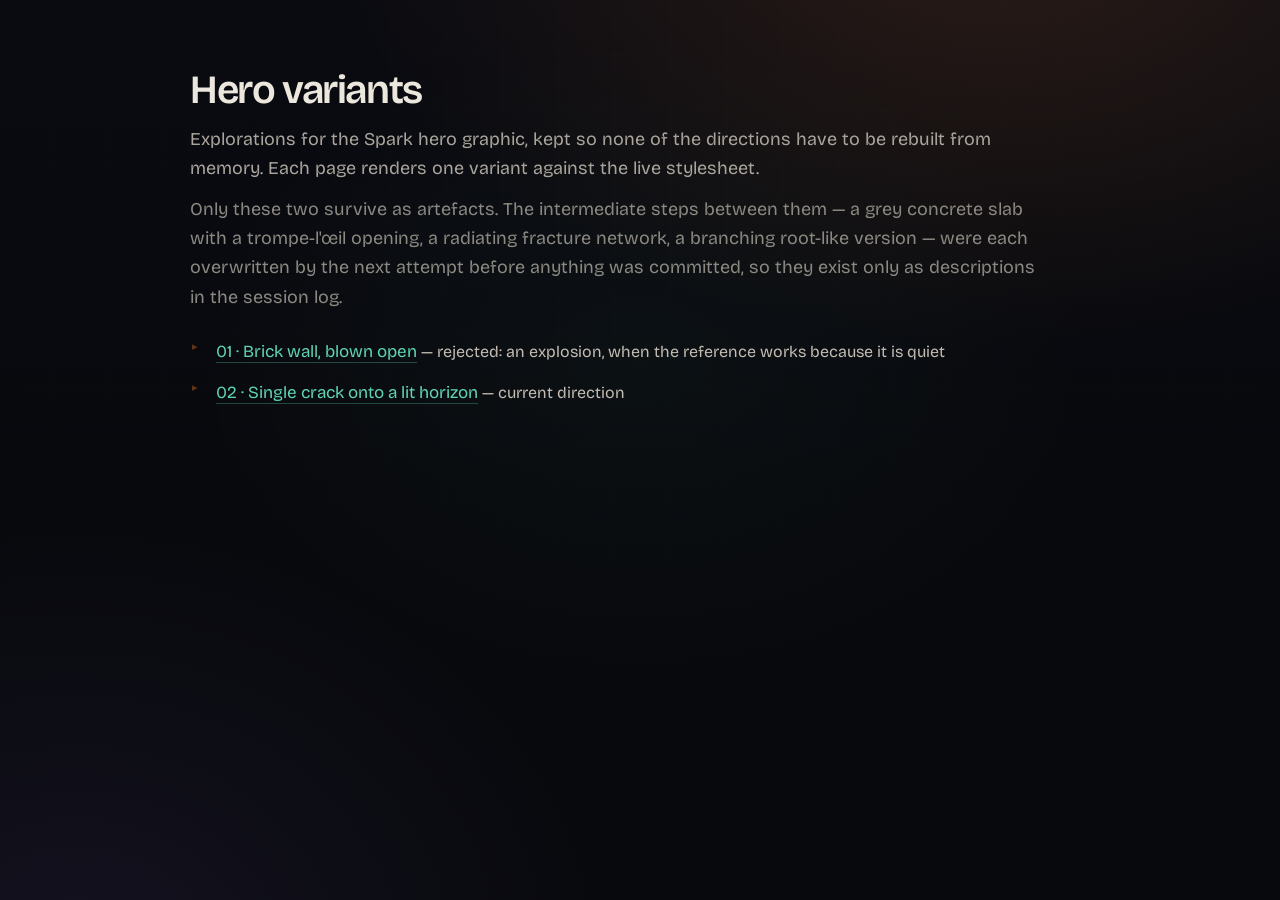
<file: hero-variants/index.html>
<!doctype html><html lang="en"><head><meta charset="utf-8">
<meta name="viewport" content="width=device-width,initial-scale=1">
<title>Spark hero variants</title>
<link rel="preconnect" href="https://fonts.googleapis.com"><link rel="preconnect" href="https://fonts.gstatic.com" crossorigin>
<link href="https://fonts.googleapis.com/css2?family=Bricolage+Grotesque:opsz,wght@12..96,400;12..96,600&family=JetBrains+Mono:wght@400;500&display=swap" rel="stylesheet">
<link rel="stylesheet" href="../assets/site.css">
<style>body{padding:70px 30px} .wrapx{max-width:900px;margin:0 auto} h1{font-size:40px;margin-bottom:14px}
 p{color:#a9a49c;max-width:72ch;margin-bottom:12px} ul{margin-top:26px}
 li{font-size:16px} li a{font-size:17px}</style></head><body>
<div class="bg"></div><div class="board"></div>
<div class="wrapx">
<h1>Hero variants</h1>
<p>Explorations for the Spark hero graphic, kept so none of the directions have to be rebuilt from
memory. Each page renders one variant against the live stylesheet.</p>
<p class="dim">Only these two survive as artefacts. The intermediate steps between them — a grey
concrete slab with a trompe-l'&#339;il opening, a radiating fracture network, a branching
root-like version — were each overwritten by the next attempt before anything was committed, so
they exist only as descriptions in the session log.</p>
<ul>
  <li><a href="01-brick-explosion.html">01 · Brick wall, blown open</a> — rejected: an explosion, when the reference works because it is quiet</li>
  <li><a href="02-crack-aurora.html">02 · Single crack onto a lit horizon</a> — current direction</li>
</ul>
</div></body></html>
</file>
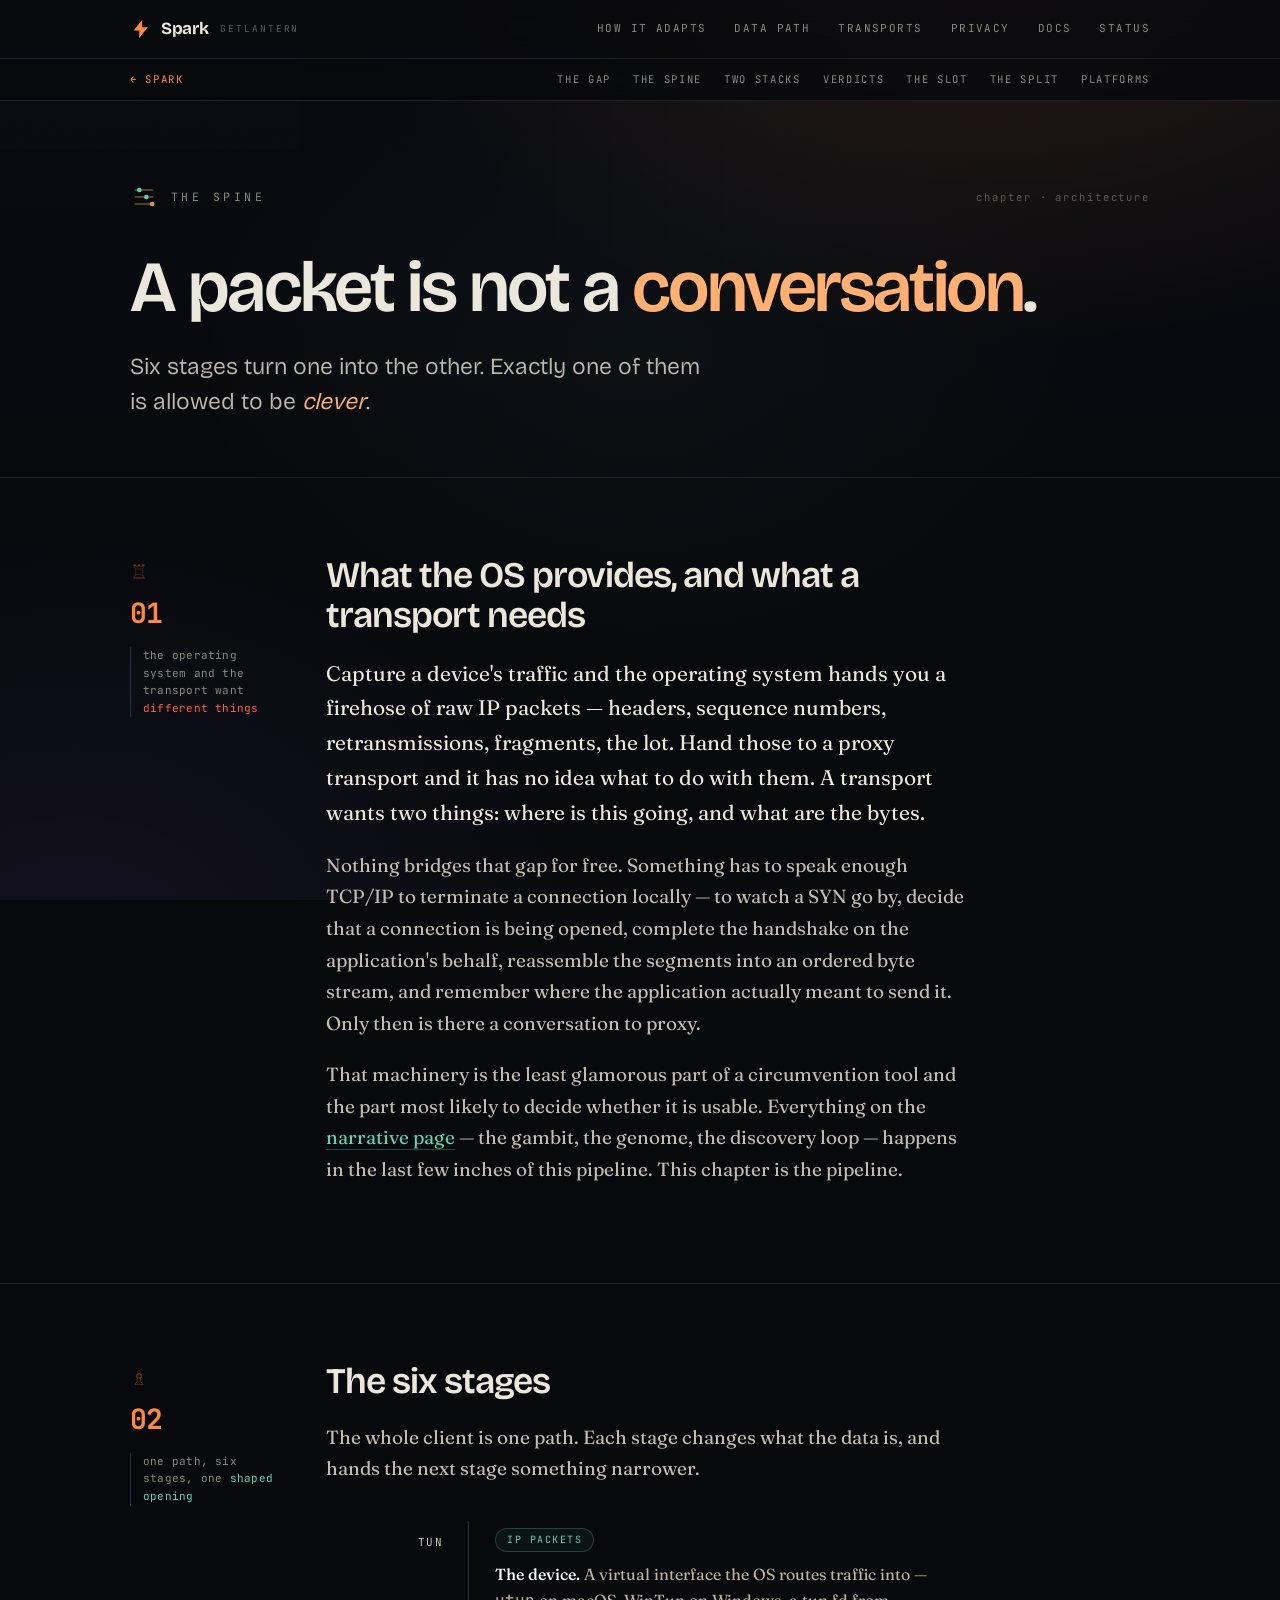
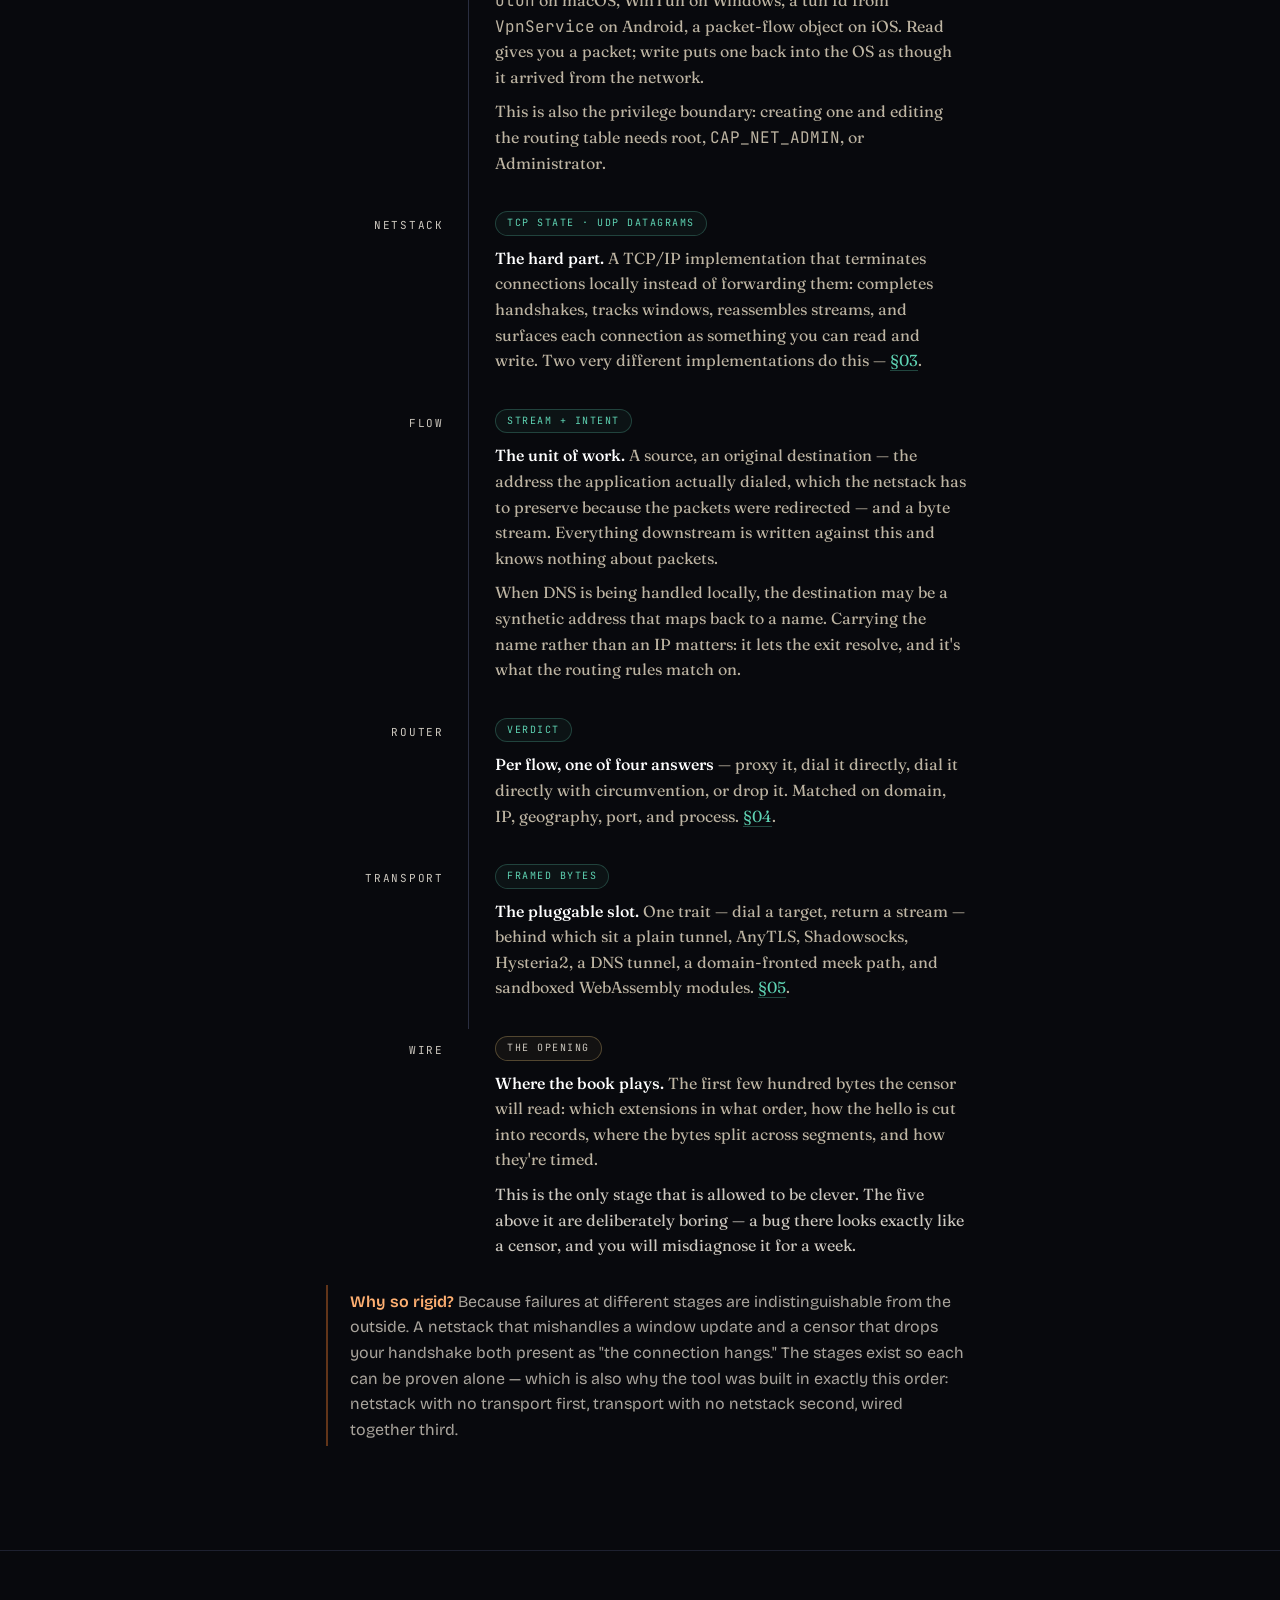
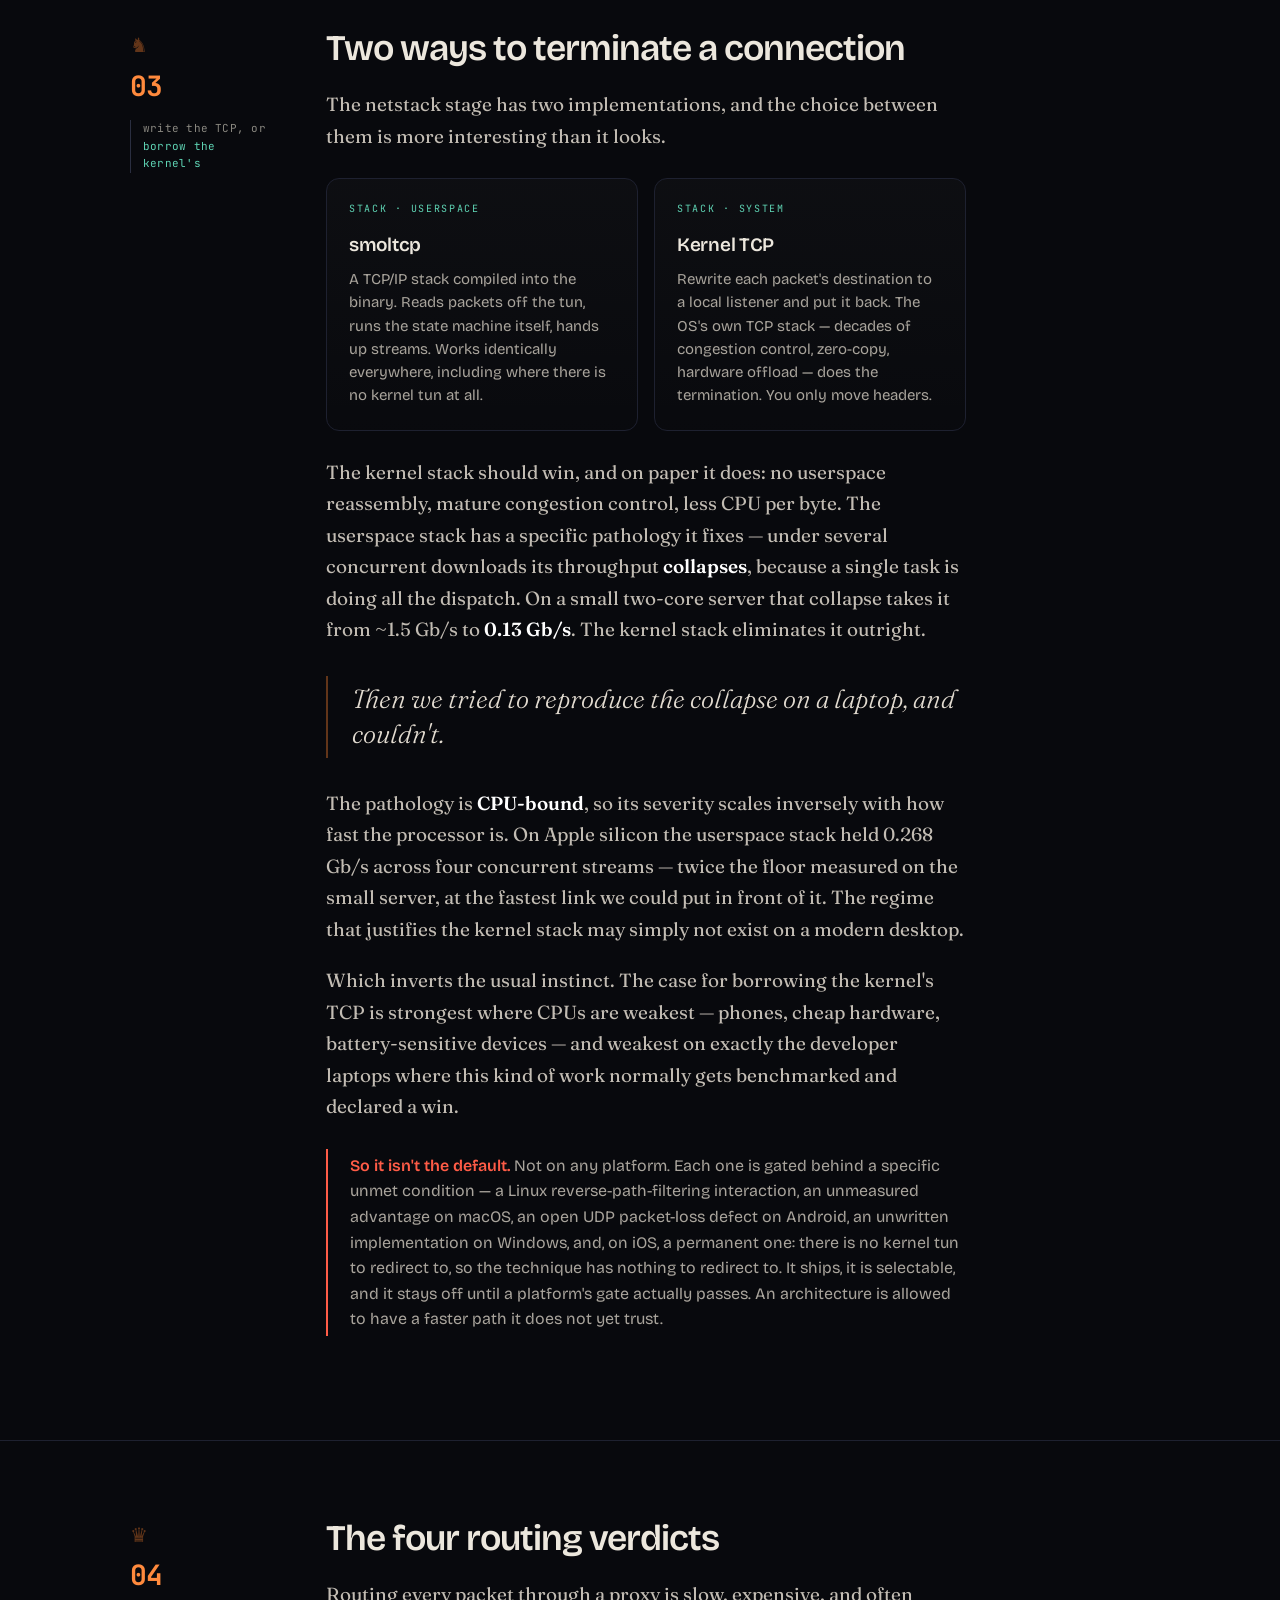
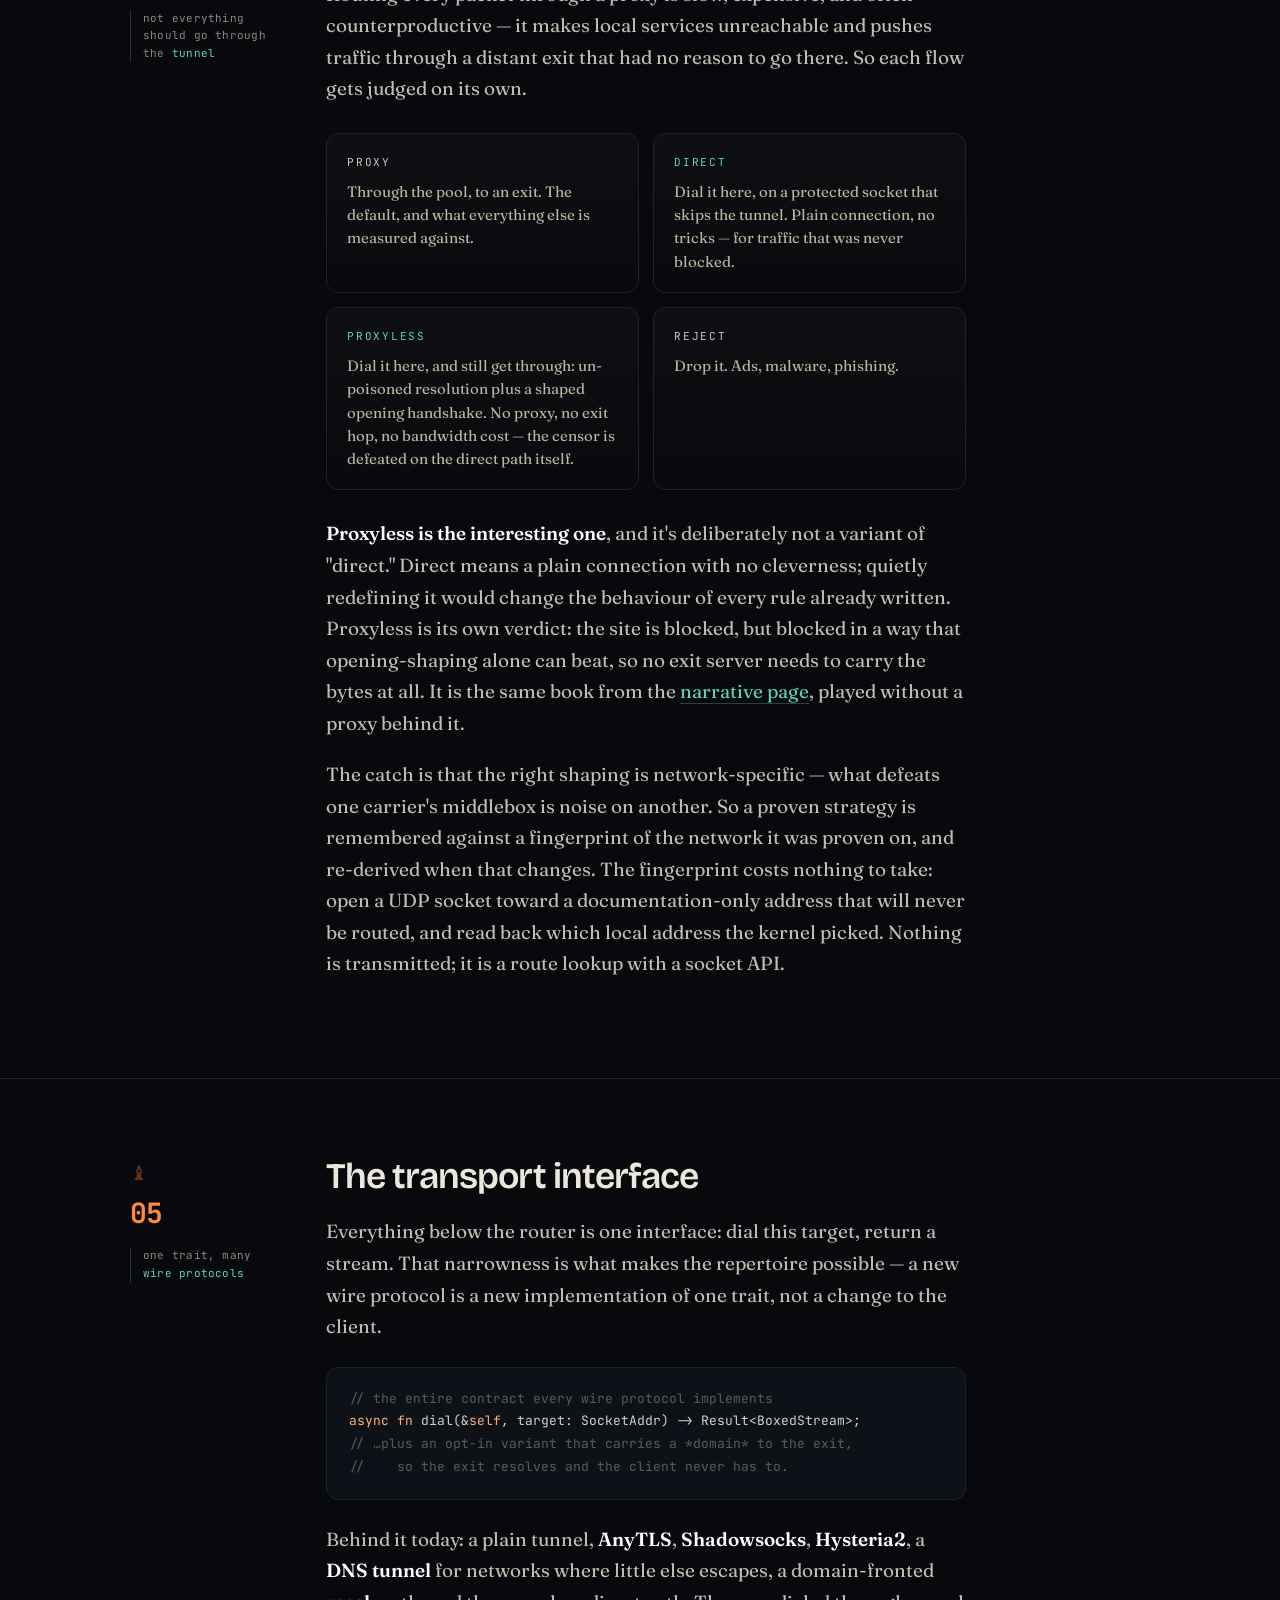
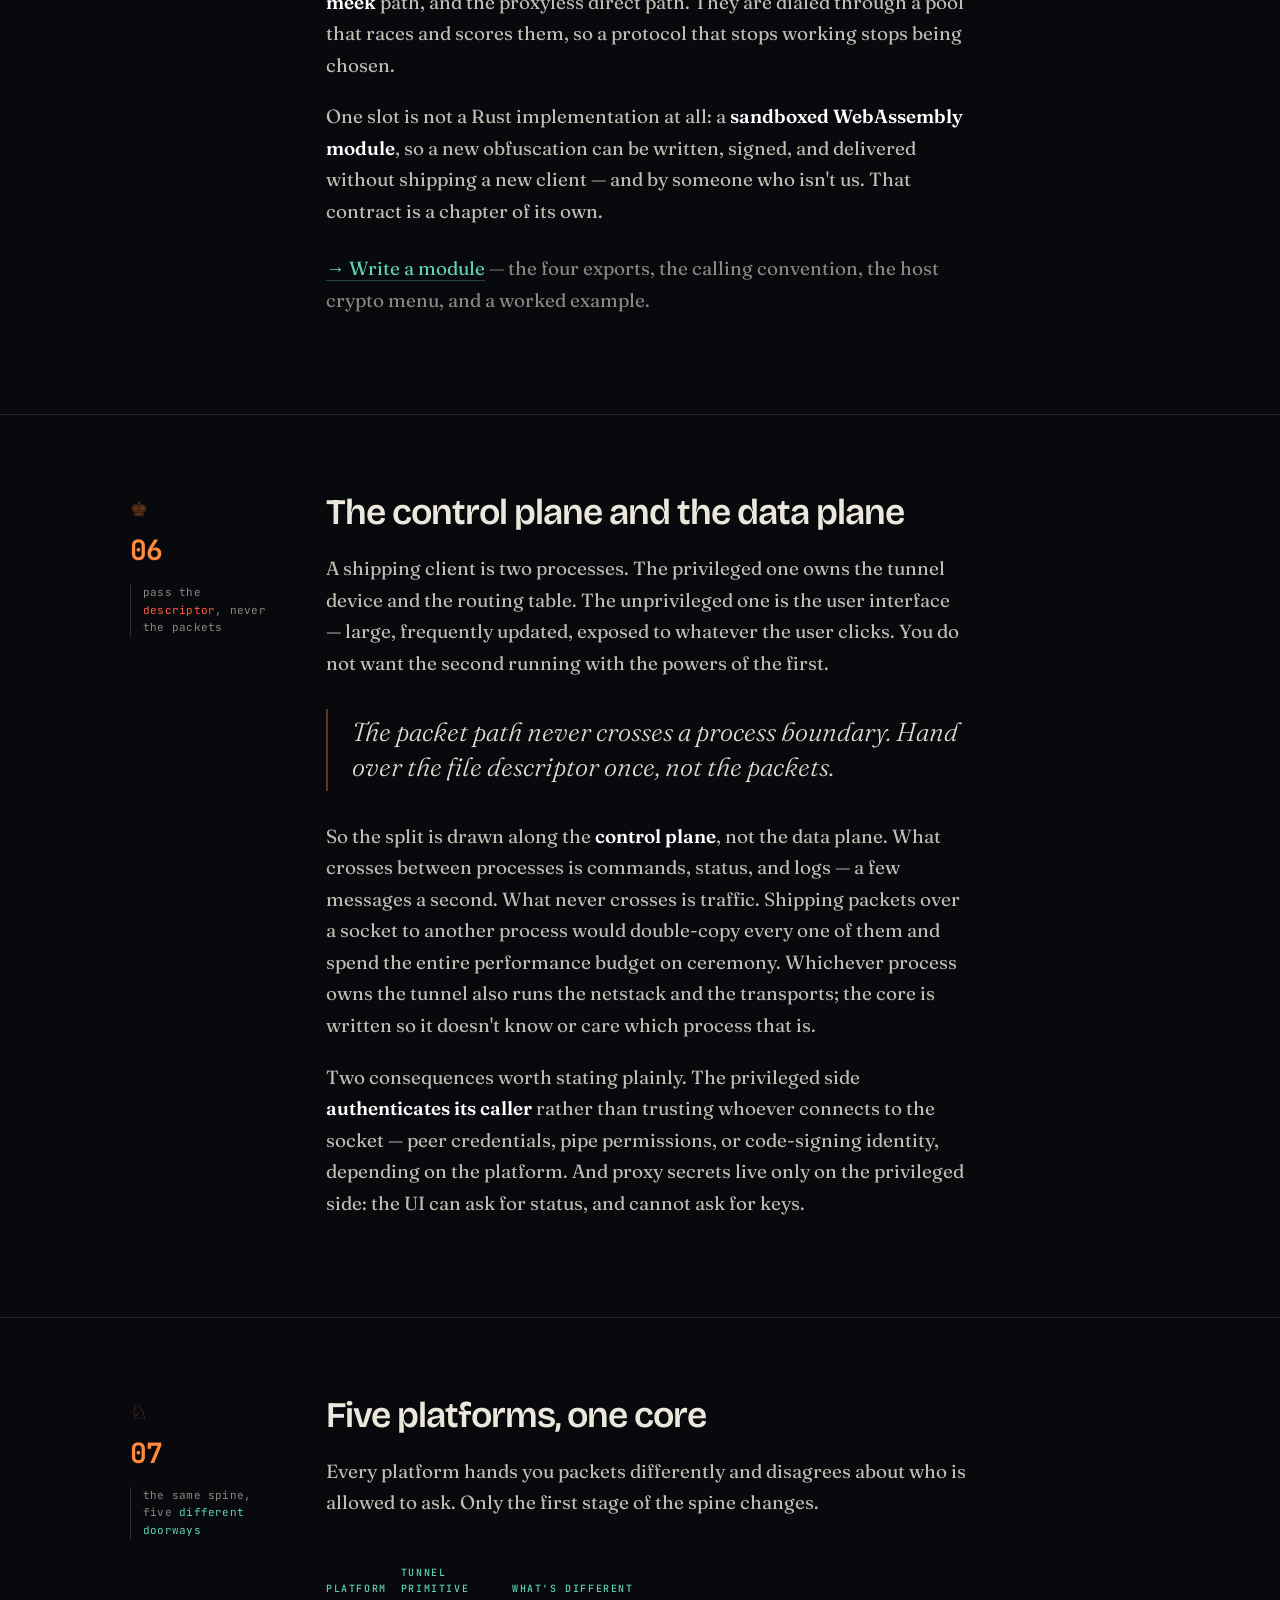
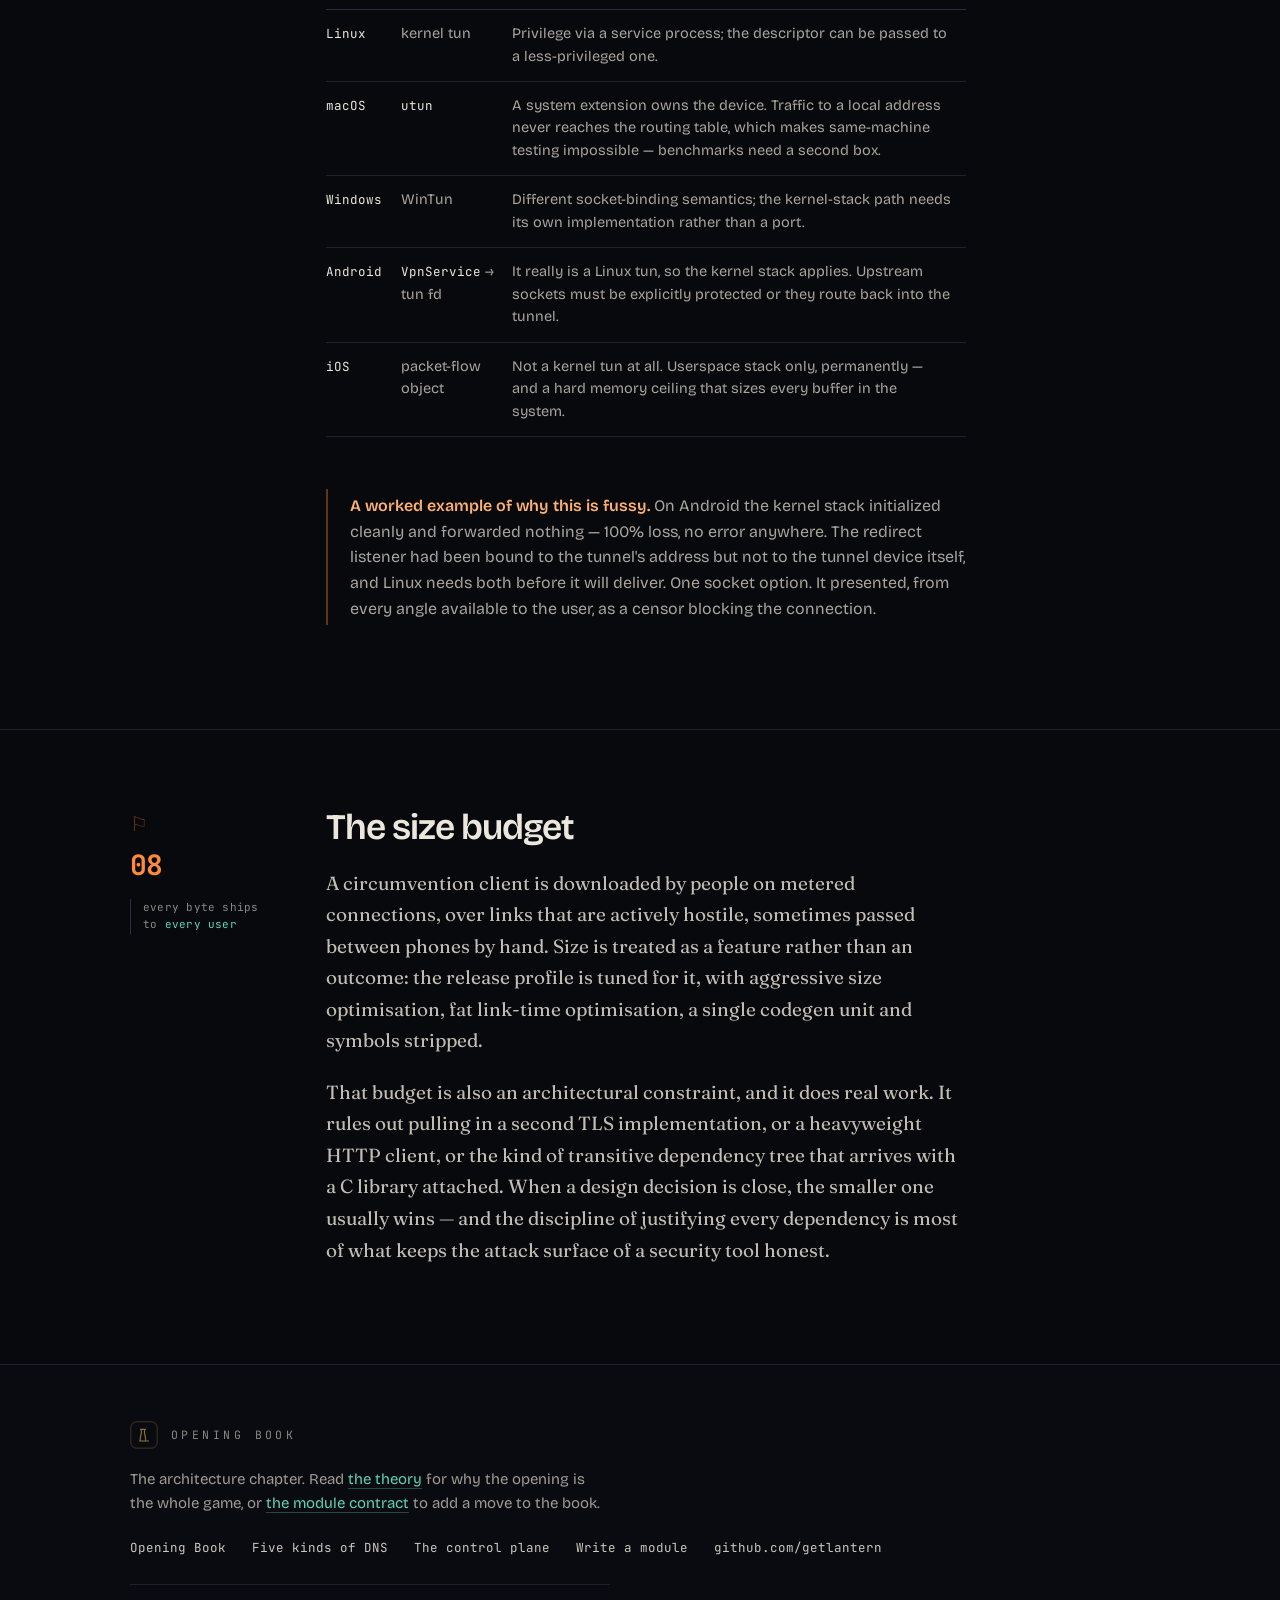
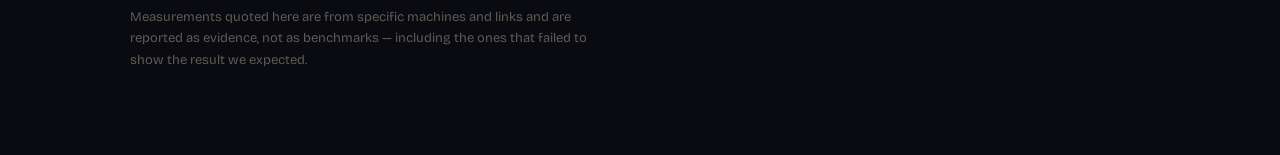
<file: architecture.html>
<!doctype html>
<html lang="en">
<head>
<meta charset="utf-8" />
<meta name="viewport" content="width=device-width, initial-scale=1" />
<title>The spine — Opening Book</title>
<meta name="description" content="How a raw IP packet becomes a shaped opening on the wire: the tun, the netstack, the flow, the four verdicts, the transport slot — and the one line the architecture never crosses." />
<meta property="og:title" content="The spine — Opening Book" />
<meta property="og:description" content="A packet is not a conversation. Six stages turn one into the other — and exactly one of them is allowed to be clever." />
<link rel="canonical" href="https://spark.lantern.io/architecture">
<meta property="og:url" content="https://spark.lantern.io/architecture">
<meta property="og:type" content="website">
<meta property="og:site_name" content="Spark">
<meta property="og:image" content="https://spark.lantern.io/assets/og.png">
<meta property="og:image:width" content="1200">
<meta property="og:image:height" content="630">
<meta name="twitter:card" content="summary_large_image">
<meta name="twitter:image" content="https://spark.lantern.io/assets/og.png">
<link rel="icon" href="assets/favicon.svg" type="image/svg+xml">
<link rel="apple-touch-icon" href="assets/favicon.svg">
<link rel="preconnect" href="https://fonts.googleapis.com">
<link rel="preconnect" href="https://fonts.gstatic.com" crossorigin>
<link href="https://fonts.googleapis.com/css2?family=Bricolage+Grotesque:opsz,wght@12..96,300;12..96,400;12..96,600;12..96,700&family=Fraunces:ital,opsz,wght@0,9..144,300;0,9..144,400;0,9..144,500;1,9..144,300&family=JetBrains+Mono:wght@400;500;700&display=swap" rel="stylesheet">
<link rel="stylesheet" href="assets/site.css" />
<script src="assets/site.js" defer></script>
<style>
  /* Page-local: the stage diagram. Everything else comes from the shared sheet. */
  .spine{margin:36px 0 8px}
  .stg{display:grid; grid-template-columns:118px minmax(0,1fr); gap:0 24px}
  .stg .nm{font-family:"JetBrains Mono",monospace; font-size:11px; letter-spacing:.16em;
    text-transform:uppercase; color:var(--brass); text-align:right; padding-top:12px}
  /* The left border of every stage's body column *is* the spine — one continuous line down the
     page, with a rotated square punched over it per stage. Drawing it per-stage rather than as one
     absolutely-positioned rule means it cannot fall out of sync with the content's height. */
  .stg .col{border-left:1px solid var(--line2); padding:0 0 28px 26px; position:relative}
  .stg:last-child .col{border-left-color:transparent; padding-bottom:0}
  .stg .col::before{content:""; position:absolute; left:-5px; top:13px; width:9px; height:9px;
    transform:rotate(45deg); background:var(--ink2); border:1px solid var(--brass-dim)}
  .stg .form{display:inline-block; font-family:"JetBrains Mono",monospace; font-size:10px;
    letter-spacing:.15em; text-transform:uppercase; color:var(--signal);
    border:1px solid rgba(92,203,172,.26); border-radius:20px; padding:3px 11px;
    background:rgba(92,203,172,.05); margin-bottom:10px}
  .stg .col p{font-size:16px; line-height:1.6; margin:0; color:#bdb4a2}
  .stg .col p + p{margin-top:9px}
  .stg .col b{color:#fff; font-weight:500}
  .stg .col .hot{color:var(--brass-hi)}
  @media (max-width:640px){
    .stg{grid-template-columns:1fr; gap:0}
    .stg .nm{text-align:left; padding:0 0 7px 26px}
    /* The name row would otherwise sit outside the spine and break the line. Give it the same
       border so the rule stays continuous, and hide the node until the body column draws it. */
    .stg .nm{border-left:1px solid var(--line2); padding-top:16px}
    .stg:first-child .nm{padding-top:0}
  }

  .verdicts{display:grid; grid-template-columns:repeat(2,1fr); gap:14px; margin:28px 0}
  .vd{border:1px solid var(--line); border-radius:12px; padding:19px 20px;
    background:linear-gradient(180deg,rgba(236,227,208,.03),rgba(236,227,208,.008))}
  .vd .k{font-family:"JetBrains Mono",monospace; font-size:11px; letter-spacing:.16em;
    text-transform:uppercase; display:block; margin-bottom:9px; color:var(--brass)}
  .vd p{font-size:15px; line-height:1.55; margin:0; color:#bdb4a2}
  .vd.sig .k{color:var(--signal)}
  .vd.red .k{color:var(--blood)}
  @media (max-width:640px){ .verdicts{grid-template-columns:1fr} }
</style>
</head>
<body>
<div class="bg"></div><div class="board"></div>
<svg class="grain" aria-hidden="true" xmlns="http://www.w3.org/2000/svg"><filter id="n"><feTurbulence type="fractalNoise" baseFrequency=".9" numOctaves="2" stitchTiles="stitch"/></filter><rect width="100%" height="100%" filter="url(#n)"/></svg>

<nav class="topnav">
  <div class="in">
    <a class="brand" href="index.html">
      <svg viewBox="0 0 24 24" fill="none" aria-hidden="true">
        <path d="M13.4 2 4 13.6h6.2L9.8 22l9.6-11.8h-6.3z" fill="#ff8a3d"/>
      </svg>
      <b>Spark</b><span>getlantern</span>
    </a>
    <a class="nl" href="index.html#adapt">How it adapts</a>
    <a class="nl" href="index.html#path">Data path</a>
    <a class="nl" href="index.html#transports">Transports</a>
    <a class="nl" href="index.html#privacy">Privacy</a>
    <a class="nl" href="index.html#docs">Docs</a>
    <a class="nl" href="index.html#status">Status</a>
  </div>
</nav>

<nav class="subnav">
  <div class="in">
    <a class="home" href="index.html">← Spark</a>
    <a href="#gap">The gap</a>
    <a href="#spine">The spine</a>
    <a href="#stacks">Two stacks</a>
    <a href="#verdicts">Verdicts</a>
    <a href="#slot">The slot</a>
    <a href="#split">The split</a>
    <a href="#platforms">Platforms</a>
  </div>
</nav>

<header style="min-height:auto; padding:82px 0 58px">
  <div class="wrap">
    <div class="crest">
      <svg viewBox="0 0 24 24" fill="none" stroke="#c9a04c" stroke-width="1.3" aria-hidden="true">
        <path d="M4 6h16M4 12h16M4 18h16" stroke-opacity=".5"/>
        <circle cx="8" cy="6" r="2" fill="#5ccbac" stroke="none"/>
        <circle cx="14" cy="12" r="2" fill="#5ccbac" stroke="none"/>
        <circle cx="19" cy="18" r="2" fill="#c9a04c" stroke="none"/>
      </svg>
      <span class="wm">The&nbsp;spine</span>
      <span class="eco">chapter · architecture</span>
    </div>
    <h1 class="rise" style="font-size:clamp(30px,6.6vw,72px)">A packet is not a <span class="br">conversation</span>.</h1>
    <p class="lede rise" style="transition-delay:.1s; max-width:38ch">Six stages turn one into the other. Exactly one of them is allowed to be <i>clever</i>.</p>
  </div>
</header>

<section id="gap">
  <div class="spread">
    <div class="rail rise"><span class="piece">♖</span><span class="no">01</span><div class="ann">the operating system and the transport want <span class="b">different things</span></div></div>
    <div class="body">
      <h2 class="rise">What the OS provides, and what a transport needs</h2>
      <p class="lead rise">Capture a device's traffic and the operating system hands you a firehose of raw IP packets — headers, sequence numbers, retransmissions, fragments, the lot. Hand those to a proxy transport and it has no idea what to do with them. A transport wants two things: where is this going, and what are the bytes.</p>
      <p class="rise">Nothing bridges that gap for free. Something has to speak enough TCP/IP to terminate a connection locally — to watch a SYN go by, decide that a connection is being opened, complete the handshake on the application's behalf, reassemble the segments into an ordered byte stream, and remember where the application actually meant to send it. Only then is there a conversation to proxy.</p>
      <p class="rise">That machinery is the least glamorous part of a circumvention tool and the part most likely to decide whether it is usable. Everything on the <a href="index.html">narrative page</a> — the gambit, the genome, the discovery loop — happens in the last few inches of this pipeline. This chapter is the pipeline.</p>
    </div>
  </div>
</section>

<section id="spine">
  <div class="spread">
    <div class="rail rise"><span class="piece">♗</span><span class="no">02</span><div class="ann">one path, six stages, one <span class="s">shaped opening</span></div></div>
    <div class="body">
      <h2 class="rise">The six stages</h2>
      <p class="rise">The whole client is one path. Each stage changes what the data is, and hands the next stage something narrower.</p>

      <div class="spine rise">
        <div class="stg">
          <div class="nm">tun</div>
          <div class="col">
            <span class="form">IP packets</span>
            <p><b>The device.</b> A virtual interface the OS routes traffic into — <code class="mono">utun</code> on macOS, WinTun on Windows, a tun fd from <code class="mono">VpnService</code> on Android, a packet-flow object on iOS. Read gives you a packet; write puts one back into the OS as though it arrived from the network.</p>
            <p>This is also the privilege boundary: creating one and editing the routing table needs root, <code class="mono">CAP_NET_ADMIN</code>, or Administrator.</p>
          </div>
        </div>
        <div class="stg">
          <div class="nm">netstack</div>
          <div class="col">
            <span class="form">TCP state · UDP datagrams</span>
            <p><b>The hard part.</b> A TCP/IP implementation that terminates connections locally instead of forwarding them: completes handshakes, tracks windows, reassembles streams, and surfaces each connection as something you can read and write. Two very different implementations do this — <a href="#stacks">§03</a>.</p>
          </div>
        </div>
        <div class="stg">
          <div class="nm">flow</div>
          <div class="col">
            <span class="form">stream + intent</span>
            <p><b>The unit of work.</b> A source, an original destination — the address the application actually dialed, which the netstack has to preserve because the packets were redirected — and a byte stream. Everything downstream is written against this and knows nothing about packets.</p>
            <p>When DNS is being handled locally, the destination may be a synthetic address that maps back to a name. Carrying the name rather than an IP matters: it lets the exit resolve, and it's what the routing rules match on.</p>
          </div>
        </div>
        <div class="stg">
          <div class="nm">router</div>
          <div class="col">
            <span class="form">verdict</span>
            <p><b>Per flow, one of four answers</b> — proxy it, dial it directly, dial it directly with circumvention, or drop it. Matched on domain, IP, geography, port, and process. <a href="#verdicts">§04</a>.</p>
          </div>
        </div>
        <div class="stg">
          <div class="nm">transport</div>
          <div class="col">
            <span class="form">framed bytes</span>
            <p><b>The pluggable slot.</b> One trait — dial a target, return a stream — behind which sit a plain tunnel, AnyTLS, Shadowsocks, Hysteria2, a DNS tunnel, a domain-fronted meek path, and sandboxed WebAssembly modules. <a href="#slot">§05</a>.</p>
          </div>
        </div>
        <div class="stg">
          <div class="nm">wire</div>
          <div class="col">
            <span class="form hot" style="color:var(--brass-hi); border-color:rgba(230,194,119,.3); background:rgba(230,194,119,.05)">the opening</span>
            <p><b>Where the book plays.</b> The first few hundred bytes the censor will read: which extensions in what order, how the hello is cut into records, where the bytes split across segments, and how they're timed.</p>
            <p class="hot">This is the only stage that is allowed to be clever. The five above it are deliberately boring — a bug there looks exactly like a censor, and you will misdiagnose it for a week.</p>
          </div>
        </div>
      </div>

      <div class="note rise"><b>Why so rigid?</b> Because failures at different stages are indistinguishable from the outside. A netstack that mishandles a window update and a censor that drops your handshake both present as "the connection hangs." The stages exist so each can be proven alone — which is also why the tool was built in exactly this order: netstack with no transport first, transport with no netstack second, wired together third.</div>
    </div>
  </div>
</section>

<section id="stacks">
  <div class="spread">
    <div class="rail rise"><span class="piece">♞</span><span class="no">03</span><div class="ann">write the TCP, or <span class="s">borrow the kernel's</span></div></div>
    <div class="body">
      <h2 class="rise">Two ways to terminate a connection</h2>
      <p class="rise">The netstack stage has two implementations, and the choice between them is more interesting than it looks.</p>

      <div class="duo">
        <div class="chip rise"><span class="t">stack · userspace</span><h3>smoltcp</h3><p>A TCP/IP stack compiled into the binary. Reads packets off the tun, runs the state machine itself, hands up streams. Works identically everywhere, including where there is no kernel tun at all.</p></div>
        <div class="chip rise" style="transition-delay:.08s"><span class="t">stack · system</span><h3>Kernel TCP</h3><p>Rewrite each packet's destination to a local listener and put it back. The OS's own TCP stack — decades of congestion control, zero-copy, hardware offload — does the termination. You only move headers.</p></div>
      </div>

      <p class="rise">The kernel stack should win, and on paper it does: no userspace reassembly, mature congestion control, less CPU per byte. The userspace stack has a specific pathology it fixes — under several concurrent downloads its throughput <strong>collapses</strong>, because a single task is doing all the dispatch. On a small two-core server that collapse takes it from ~1.5 Gb/s to <strong>0.13 Gb/s</strong>. The kernel stack eliminates it outright.</p>

      <blockquote class="rise">Then we tried to reproduce the collapse on a laptop, and couldn't.</blockquote>

      <p class="rise">The pathology is <strong>CPU-bound</strong>, so its severity scales inversely with how fast the processor is. On Apple silicon the userspace stack held 0.268 Gb/s across four concurrent streams — twice the floor measured on the small server, at the fastest link we could put in front of it. The regime that justifies the kernel stack may simply not exist on a modern desktop.</p>

      <p class="rise">Which inverts the usual instinct. The case for borrowing the kernel's TCP is strongest where CPUs are weakest — phones, cheap hardware, battery-sensitive devices — and weakest on exactly the developer laptops where this kind of work normally gets benchmarked and declared a win.</p>

      <div class="note warn rise"><b>So it isn't the default.</b> Not on any platform. Each one is gated behind a specific unmet condition — a Linux reverse-path-filtering interaction, an unmeasured advantage on macOS, an open UDP packet-loss defect on Android, an unwritten implementation on Windows, and, on iOS, a permanent one: there is no kernel tun to redirect to, so the technique has nothing to redirect to. It ships, it is selectable, and it stays off until a platform's gate actually passes. An architecture is allowed to have a faster path it does not yet trust.</div>
    </div>
  </div>
</section>

<section id="verdicts">
  <div class="spread">
    <div class="rail rise"><span class="piece">♛</span><span class="no">04</span><div class="ann">not everything should go through the <span class="s">tunnel</span></div></div>
    <div class="body">
      <h2 class="rise">The four routing verdicts</h2>
      <p class="rise">Routing every packet through a proxy is slow, expensive, and often counterproductive — it makes local services unreachable and pushes traffic through a distant exit that had no reason to go there. So each flow gets judged on its own.</p>

      <div class="verdicts rise">
        <div class="vd"><span class="k">proxy</span><p>Through the pool, to an exit. The default, and what everything else is measured against.</p></div>
        <div class="vd sig"><span class="k">direct</span><p>Dial it here, on a protected socket that skips the tunnel. Plain connection, no tricks — for traffic that was never blocked.</p></div>
        <div class="vd sig"><span class="k">proxyless</span><p>Dial it here, and still get through: un-poisoned resolution plus a shaped opening handshake. No proxy, no exit hop, no bandwidth cost — the censor is defeated on the direct path itself.</p></div>
        <div class="vd red"><span class="k">reject</span><p>Drop it. Ads, malware, phishing.</p></div>
      </div>

      <p class="rise"><strong>Proxyless is the interesting one</strong>, and it's deliberately not a variant of "direct." Direct means a plain connection with no cleverness; quietly redefining it would change the behaviour of every rule already written. Proxyless is its own verdict: the site is blocked, but blocked in a way that opening-shaping alone can beat, so no exit server needs to carry the bytes at all. It is the same book from the <a href="index.html">narrative page</a>, played without a proxy behind it.</p>

      <p class="rise dim">The catch is that the right shaping is network-specific — what defeats one carrier's middlebox is noise on another. So a proven strategy is remembered against a fingerprint of the network it was proven on, and re-derived when that changes. The fingerprint costs nothing to take: open a UDP socket toward a documentation-only address that will never be routed, and read back which local address the kernel picked. Nothing is transmitted; it is a route lookup with a socket API.</p>
    </div>
  </div>
</section>

<section id="slot">
  <div class="spread">
    <div class="rail rise"><span class="piece">♝</span><span class="no">05</span><div class="ann">one trait, many <span class="s">wire protocols</span></div></div>
    <div class="body">
      <h2 class="rise">The transport interface</h2>
      <p class="rise">Everything below the router is one interface: dial this target, return a stream. That narrowness is what makes the repertoire possible — a new wire protocol is a new implementation of one trait, not a change to the client.</p>
      <div class="code rise"><span class="c">// the entire contract every wire protocol implements</span>
<span class="k">async fn</span> dial(&amp;<span class="k">self</span>, target: SocketAddr) -&gt; Result&lt;BoxedStream&gt;;
<span class="c">// …plus an opt-in variant that carries a *domain* to the exit,
//    so the exit resolves and the client never has to.</span></div>
      <p class="rise">Behind it today: a plain tunnel, <strong>AnyTLS</strong>, <strong>Shadowsocks</strong>, <strong>Hysteria2</strong>, a <strong>DNS tunnel</strong> for networks where little else escapes, a domain-fronted <strong>meek</strong> path, and the proxyless direct path. They are dialed through a pool that races and scores them, so a protocol that stops working stops being chosen.</p>
      <p class="rise">One slot is not a Rust implementation at all: a <strong>sandboxed WebAssembly module</strong>, so a new obfuscation can be written, signed, and delivered without shipping a new client — and by someone who isn't us. That contract is a chapter of its own.</p>
      <p class="rise" style="margin-top:26px"><a href="modules.html">→ Write a module</a> <span class="dim">— the four exports, the calling convention, the host crypto menu, and a worked example.</span></p>
    </div>
  </div>
</section>

<section id="split">
  <div class="spread">
    <div class="rail rise"><span class="piece">♚</span><span class="no">06</span><div class="ann">pass the <span class="b">descriptor</span>, never the packets</div></div>
    <div class="body">
      <h2 class="rise">The control plane and the data plane</h2>
      <p class="rise">A shipping client is two processes. The privileged one owns the tunnel device and the routing table. The unprivileged one is the user interface — large, frequently updated, exposed to whatever the user clicks. You do not want the second running with the powers of the first.</p>
      <blockquote class="rise">The packet path never crosses a process boundary. Hand over the file descriptor once, not the packets.</blockquote>
      <p class="rise">So the split is drawn along the <strong>control plane</strong>, not the data plane. What crosses between processes is commands, status, and logs — a few messages a second. What never crosses is traffic. Shipping packets over a socket to another process would double-copy every one of them and spend the entire performance budget on ceremony. Whichever process owns the tunnel also runs the netstack and the transports; the core is written so it doesn't know or care which process that is.</p>
      <p class="rise">Two consequences worth stating plainly. The privileged side <strong>authenticates its caller</strong> rather than trusting whoever connects to the socket — peer credentials, pipe permissions, or code-signing identity, depending on the platform. And proxy secrets live only on the privileged side: the UI can ask for status, and cannot ask for keys.</p>
    </div>
  </div>
</section>

<section id="platforms">
  <div class="spread">
    <div class="rail rise"><span class="piece">♘</span><span class="no">07</span><div class="ann">the same spine, five <span class="s">different doorways</span></div></div>
    <div class="body">
      <h2 class="rise">Five platforms, one core</h2>
      <p class="rise">Every platform hands you packets differently and disagrees about who is allowed to ask. Only the first stage of the spine changes.</p>
      <div class="scrollx rise">
      <table class="abi">
        <thead><tr><th>Platform</th><th>Tunnel primitive</th><th>What's different</th></tr></thead>
        <tbody>
          <tr><td><code>Linux</code></td><td>kernel tun</td><td>Privilege via a service process; the descriptor can be passed to a less-privileged one.</td></tr>
          <tr><td><code>macOS</code></td><td><code>utun</code></td><td>A system extension owns the device. Traffic to a local address never reaches the routing table, which makes same-machine testing impossible — benchmarks need a second box.</td></tr>
          <tr><td><code>Windows</code></td><td>WinTun</td><td>Different socket-binding semantics; the kernel-stack path needs its own implementation rather than a port.</td></tr>
          <tr><td><code>Android</code></td><td><code>VpnService</code> → tun fd</td><td>It really is a Linux tun, so the kernel stack applies. Upstream sockets must be explicitly protected or they route back into the tunnel.</td></tr>
          <tr><td><code>iOS</code></td><td>packet-flow object</td><td>Not a kernel tun at all. Userspace stack only, permanently — and a hard memory ceiling that sizes every buffer in the system.</td></tr>
        </tbody>
      </table>
      </div>
      <div class="note rise"><b>A worked example of why this is fussy.</b> On Android the kernel stack initialized cleanly and forwarded nothing — 100% loss, no error anywhere. The redirect listener had been bound to the tunnel's address but not to the tunnel device itself, and Linux needs both before it will deliver. One socket option. It presented, from every angle available to the user, as a censor blocking the connection.</div>
    </div>
  </div>
</section>

<section>
  <div class="spread">
    <div class="rail rise"><span class="piece">⚐</span><span class="no">08</span><div class="ann">every byte ships to <span class="s">every user</span></div></div>
    <div class="body">
      <h2 class="rise">The size budget</h2>
      <p class="rise">A circumvention client is downloaded by people on metered connections, over links that are actively hostile, sometimes passed between phones by hand. Size is treated as a feature rather than an outcome: the release profile is tuned for it, with aggressive size optimisation, fat link-time optimisation, a single codegen unit and symbols stripped.</p>
      <p class="rise">That budget is also an architectural constraint, and it does real work. It rules out pulling in a second TLS implementation, or a heavyweight HTTP client, or the kind of transitive dependency tree that arrives with a C library attached. When a design decision is close, the smaller one usually wins — and the discipline of justifying every dependency is most of what keeps the attack surface of a security tool honest.</p>
    </div>
  </div>
</section>

<footer>
  <div class="wrap">
    <div class="crest">
      <svg viewBox="0 0 40 40" fill="none" aria-hidden="true"><rect x="1.2" y="1.2" width="37.6" height="37.6" rx="8" stroke="#c9a04c" stroke-opacity=".4"/><path d="M13 28.5h14M14.5 28.5c0-7.5 1.8-9.2 1.8-13.2 0-2.2-1.3-3.3-1.3-3.3h6.9s-1.3 1.1-1.3 3.3c0 4 1.8 5.7 1.8 13.2" stroke="#c9a04c" stroke-opacity=".7" stroke-width="1.6" stroke-linejoin="round"/></svg>
      <span class="wm">Opening&nbsp;Book</span>
    </div>
    <p>The architecture chapter. Read <a href="book.html">the theory</a> for why the opening is the whole game, or <a href="modules.html">the module contract</a> to add a move to the book.</p>
    <div class="links">
      <a href="book.html">Opening Book</a>
      <a href="dns.html">Five kinds of DNS</a>
      <a href="ipc.html">The control plane</a>
      <a href="modules.html">Write a module</a>
      <a href="https://github.com/getlantern">github.com/getlantern</a>
    </div>
    <p class="fine">Measurements quoted here are from specific machines and links and are reported as evidence, not as benchmarks — including the ones that failed to show the result we expected.</p>
  </div>
</footer>

</body>
</html>
</file>
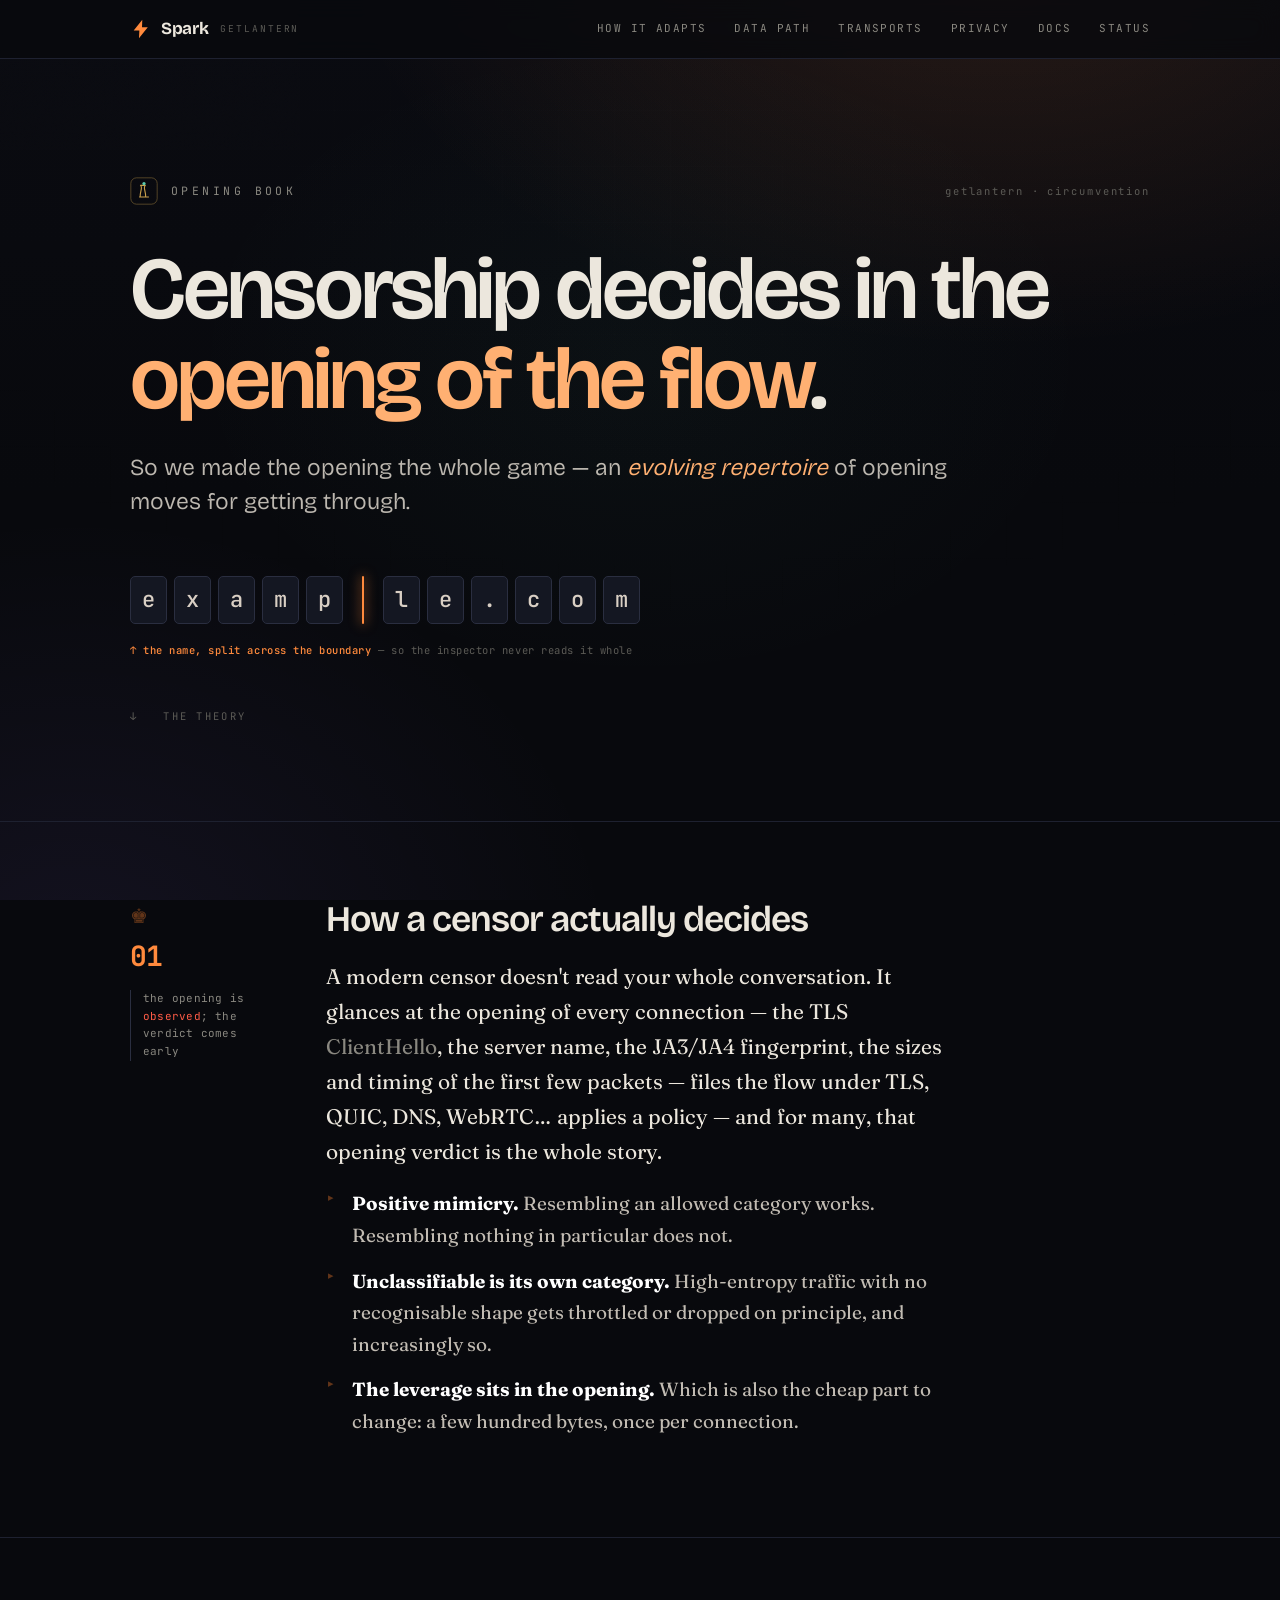
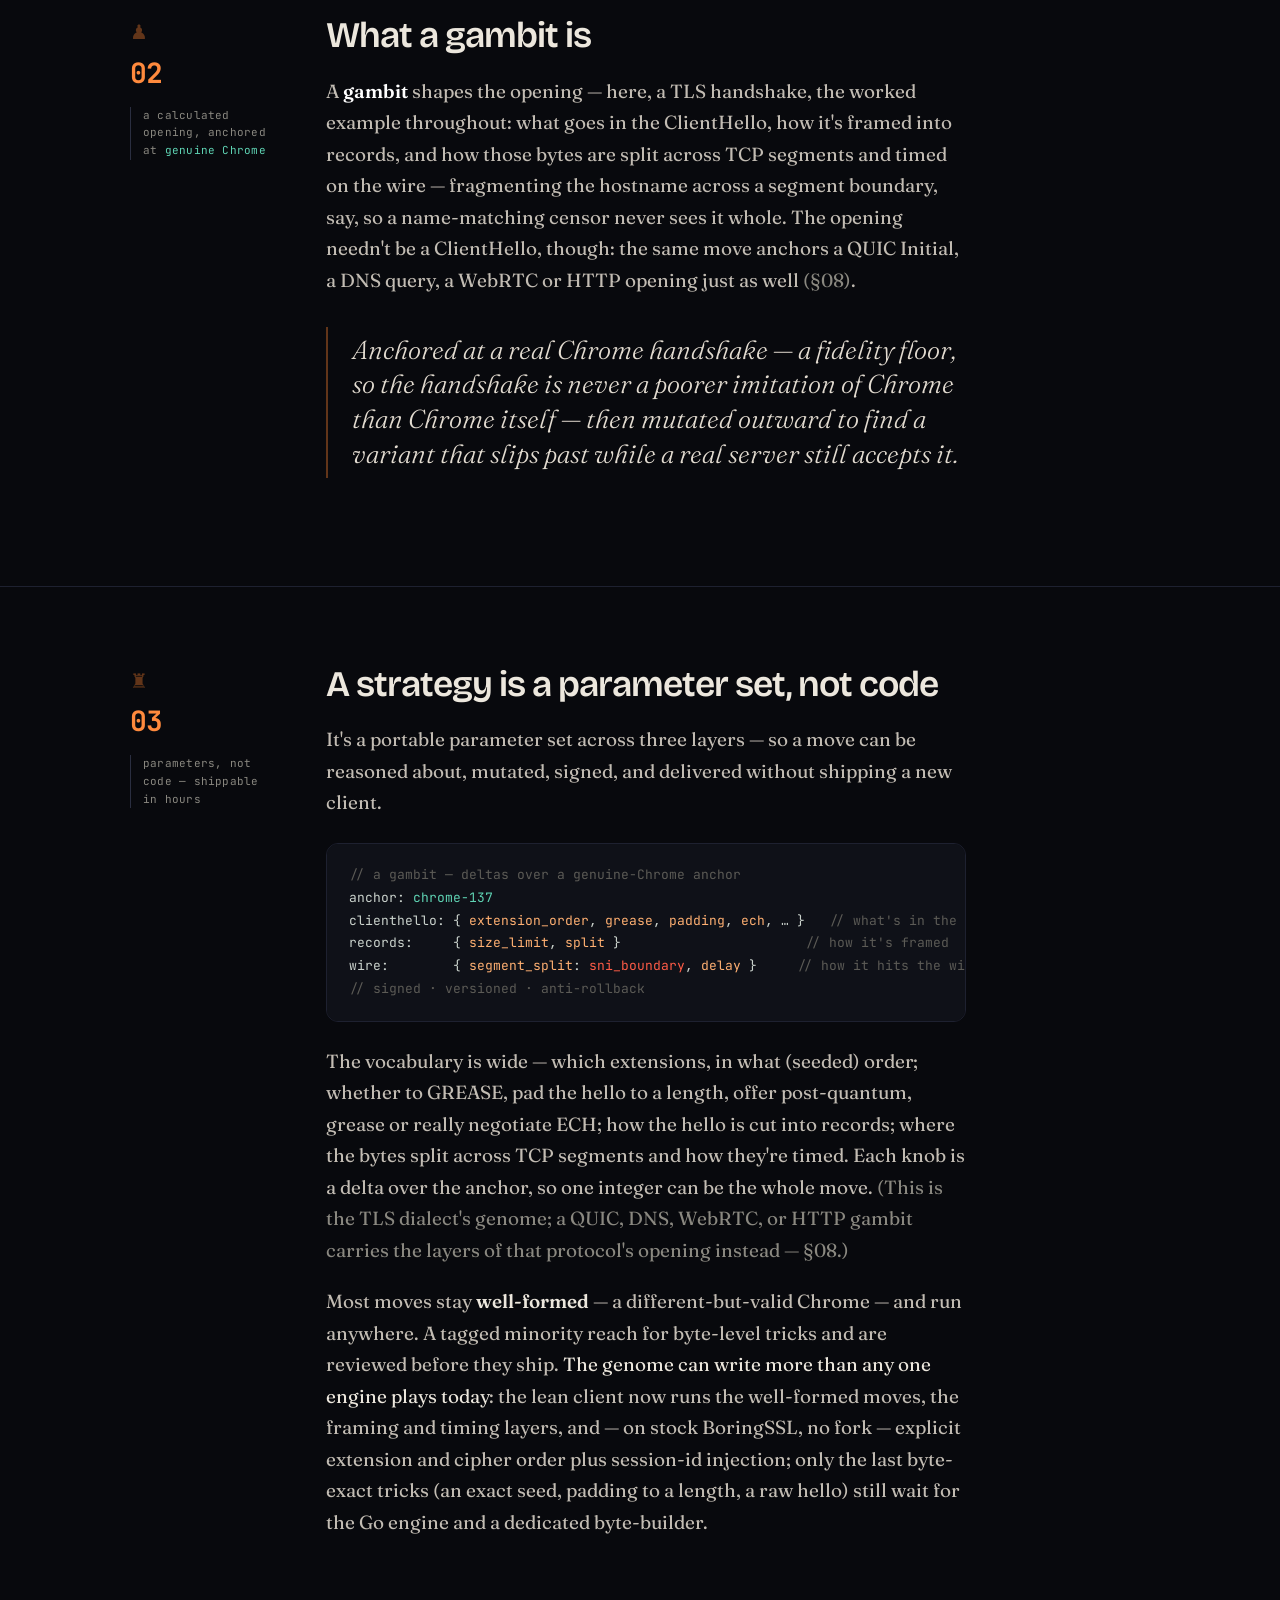
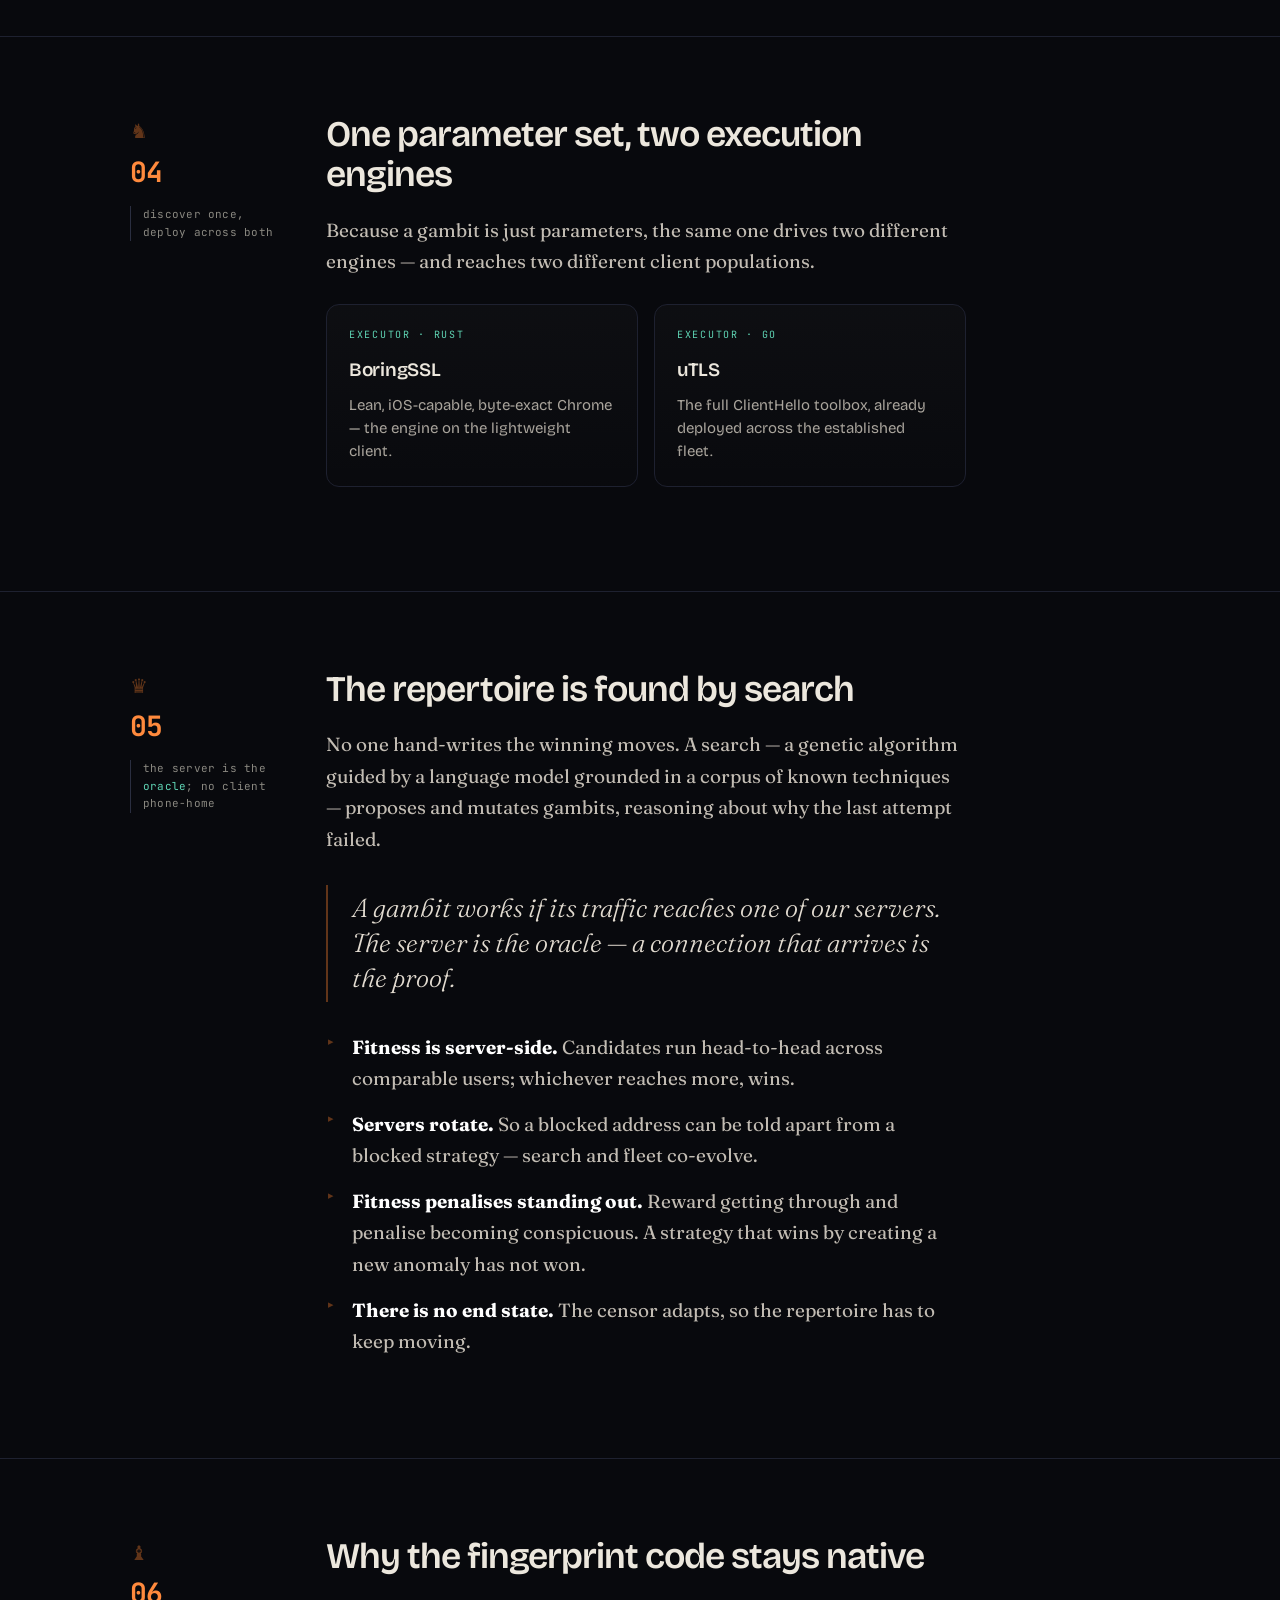
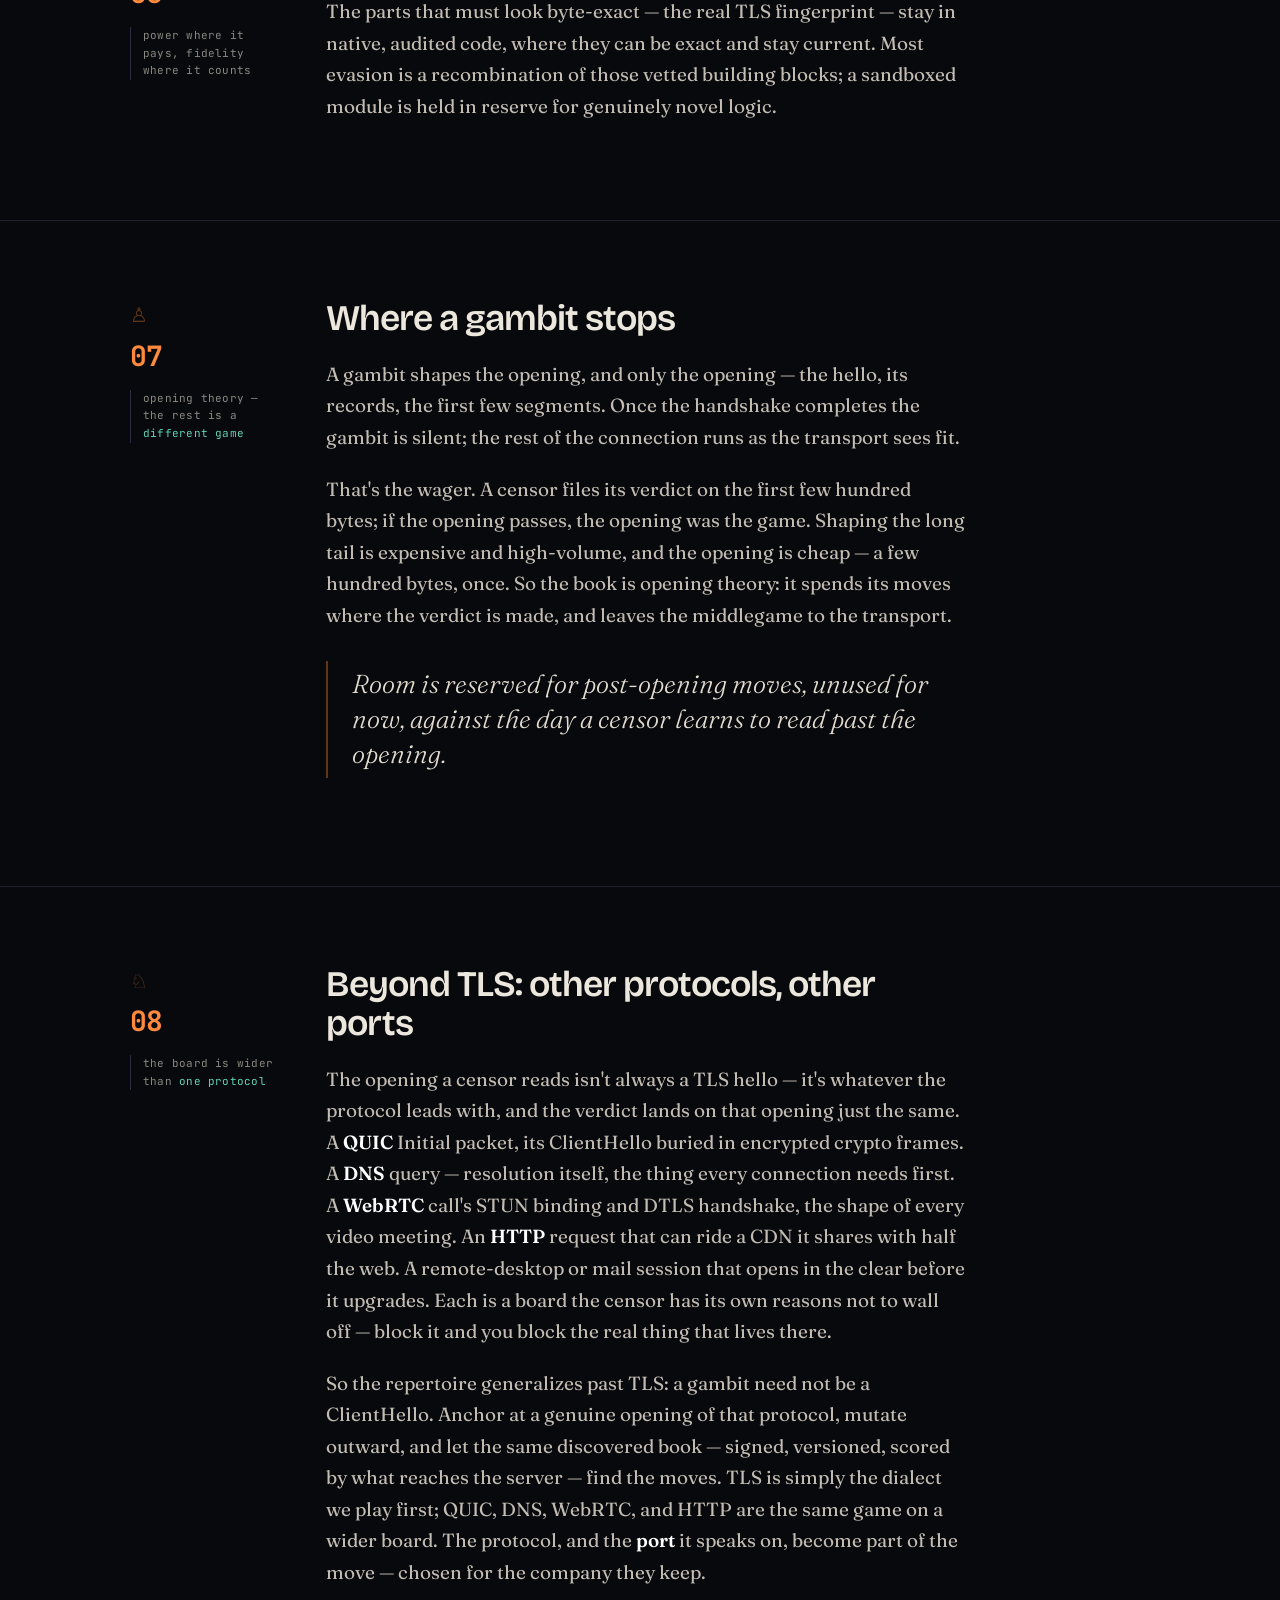
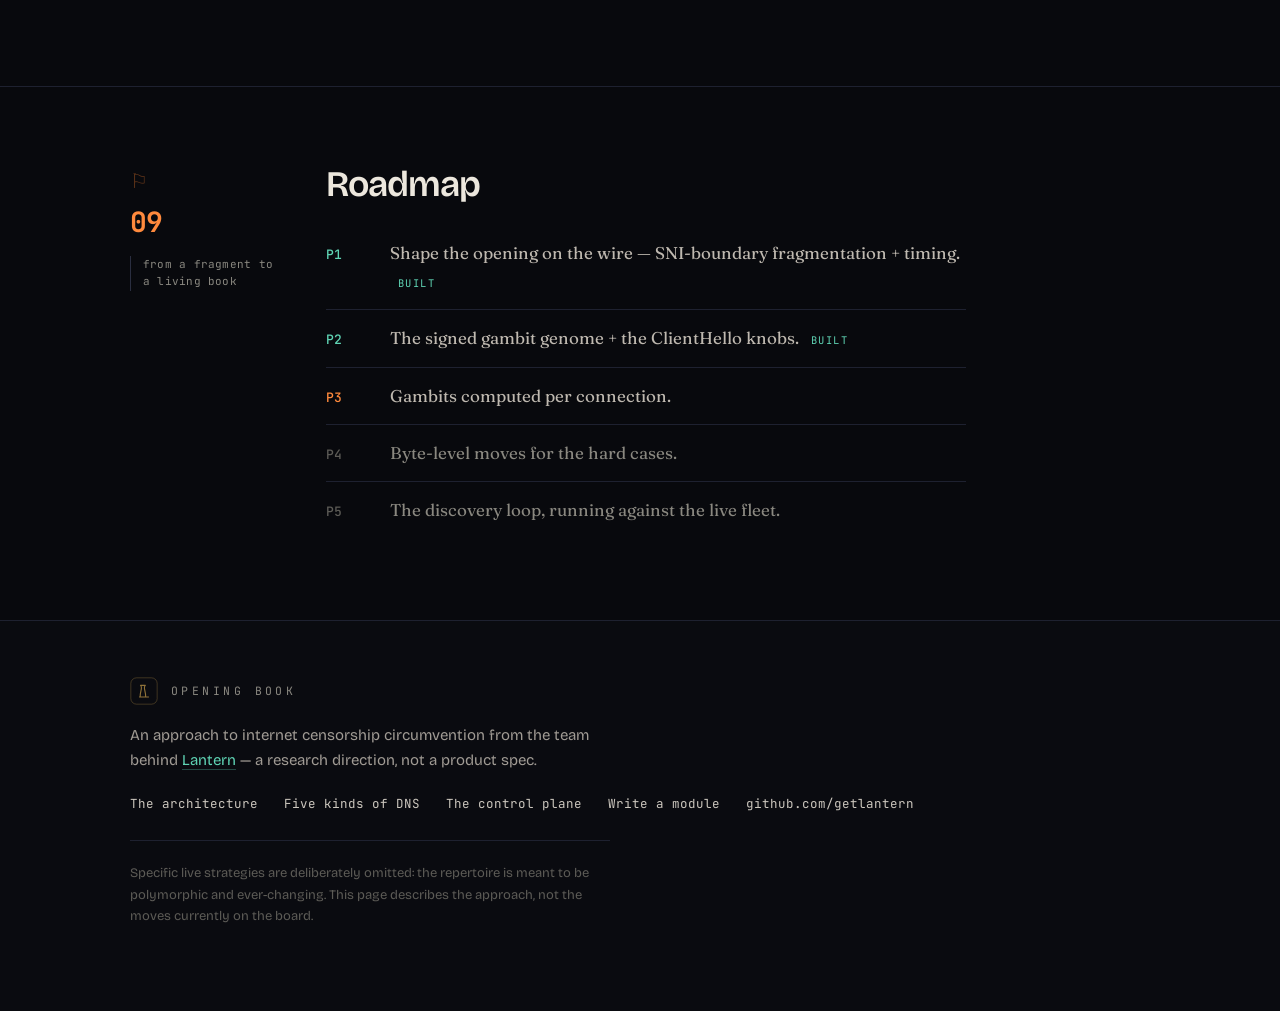
<file: book.html>
<!doctype html>
<html lang="en">
<head>
<meta charset="utf-8" />
<meta name="viewport" content="width=device-width, initial-scale=1" />
<title>Opening Book — opening theory for the open internet</title>
<meta name="description" content="Opening Book: an approach to internet censorship circumvention built on one fact — censors decide in the opening of the flow. An evolving, portable repertoire of opening moves — across TLS, QUIC, DNS, WebRTC, HTTP and more — anchored at genuine traffic and discovered against the live network." />
<meta property="og:title" content="Opening Book" />
<meta property="og:description" content="Censorship decides in the opening of the flow. So we made the opening the whole game — an evolving repertoire of opening moves for getting through." />
<link rel="canonical" href="https://spark.lantern.io/book">
<meta property="og:url" content="https://spark.lantern.io/book">
<meta property="og:type" content="website">
<meta property="og:site_name" content="Spark">
<meta property="og:image" content="https://spark.lantern.io/assets/og.png">
<meta property="og:image:width" content="1200">
<meta property="og:image:height" content="630">
<meta name="twitter:card" content="summary_large_image">
<meta name="twitter:image" content="https://spark.lantern.io/assets/og.png">
<link rel="icon" href="assets/favicon.svg" type="image/svg+xml">
<link rel="apple-touch-icon" href="assets/favicon.svg">
<link rel="preconnect" href="https://fonts.googleapis.com">
<link rel="preconnect" href="https://fonts.gstatic.com" crossorigin>
<link href="https://fonts.googleapis.com/css2?family=Bricolage+Grotesque:opsz,wght@12..96,300;12..96,400;12..96,600;12..96,700&family=Fraunces:ital,opsz,wght@0,9..144,300;0,9..144,400;0,9..144,500;1,9..144,300&family=JetBrains+Mono:wght@400;500;700&display=swap" rel="stylesheet">
<link rel="stylesheet" href="assets/site.css" />
<script src="assets/site.js" defer></script>
</head>
<body>
<div class="bg"></div><div class="board"></div>
<svg class="grain" xmlns="http://www.w3.org/2000/svg"><filter id="n"><feTurbulence type="fractalNoise" baseFrequency=".9" numOctaves="2" stitchTiles="stitch"/></filter><rect width="100%" height="100%" filter="url(#n)"/></svg>

<nav class="topnav">
  <div class="in">
    <a class="brand" href="index.html">
      <svg viewBox="0 0 24 24" fill="none" aria-hidden="true">
        <path d="M13.4 2 4 13.6h6.2L9.8 22l9.6-11.8h-6.3z" fill="#ff8a3d"/>
      </svg>
      <b>Spark</b><span>getlantern</span>
    </a>
    <a class="nl" href="index.html#adapt">How it adapts</a>
    <a class="nl" href="index.html#path">Data path</a>
    <a class="nl" href="index.html#transports">Transports</a>
    <a class="nl" href="index.html#privacy">Privacy</a>
    <a class="nl" href="index.html#docs">Docs</a>
    <a class="nl" href="index.html#status">Status</a>
  </div>
</nav>

<header>
  <div class="wrap">
    <div class="crest rise">
      <svg viewBox="0 0 40 40" fill="none" aria-hidden="true">
        <rect x="1.2" y="1.2" width="37.6" height="37.6" rx="8" stroke="#c9a04c" stroke-opacity=".55"/>
        <path d="M13 28.5h14M14.5 28.5c0-7.5 1.8-9.2 1.8-13.2 0-2.2-1.3-3.3-1.3-3.3h6.9s-1.3 1.1-1.3 3.3c0 4 1.8 5.7 1.8 13.2" stroke="#c9a04c" stroke-width="1.6" stroke-linejoin="round"/>
        <circle cx="20" cy="9.4" r="2.3" fill="#5ccbac"/>
      </svg>
      <span class="wm">Opening&nbsp;Book</span>
      <span class="eco">getlantern · circumvention</span>
    </div>
    <h1 class="rise" style="transition-delay:.08s">Censorship decides in the <span class="br">opening of the flow</span>.</h1>
    <p class="lede rise" style="transition-delay:.18s">So we made the opening the whole game — an <i>evolving repertoire</i> of opening moves for getting through.</p>

    <div class="motif rise" style="transition-delay:.3s">
      <div class="host cut" aria-label="the SNI hostname, fragmented across a segment boundary">
        <span class="seg"><span class="cell">e</span><span class="cell">x</span><span class="cell">a</span><span class="cell">m</span><span class="cell">p</span></span>
        <span class="gap"></span>
        <span class="seg2"><span class="cell">l</span><span class="cell">e</span><span class="cell">.</span><span class="cell">c</span><span class="cell">o</span><span class="cell">m</span></span>
      </div>
      <div class="mcap"><b>↑ the name, split across the boundary</b> — so the inspector never reads it whole</div>
    </div>
    <div class="scroll rise" style="transition-delay:.46s">↓ &nbsp; the theory</div>
  </div>
</header>

<section>
  <div class="spread">
    <div class="rail rise"><span class="piece">♚</span><span class="no">01</span><div class="ann">the opening is <span class="b">observed</span>; the verdict comes early</div></div>
    <div class="body">
      <h2 class="rise">How a censor actually decides</h2>
      <p class="lead rise">A modern censor doesn't read your whole conversation. It glances at the opening of every connection — the TLS <span class="dim">ClientHello</span>, the server name, the JA3/JA4 fingerprint, the sizes and timing of the first few packets — files the flow under TLS, QUIC, DNS, WebRTC… applies a policy — and for many, that opening verdict is the whole story.</p>
      <ul>
        <li class="rise"><b>Positive mimicry.</b> Resembling an allowed category works. Resembling nothing in particular does not.</li>
        <li class="rise"><b>Unclassifiable is its own category.</b> High-entropy traffic with no recognisable shape gets throttled or dropped on principle, and increasingly so.</li>
        <li class="rise"><b>The leverage sits in the opening.</b> Which is also the cheap part to change: a few hundred bytes, once per connection.</li>
      </ul>
    </div>
  </div>
</section>

<section>
  <div class="spread">
    <div class="rail rise"><span class="piece">♟</span><span class="no">02</span><div class="ann">a calculated opening, anchored at <span class="s">genuine Chrome</span></div></div>
    <div class="body">
      <h2 class="rise">What a gambit is</h2>
      <p class="rise">A <strong>gambit</strong> shapes the opening — here, a TLS handshake, the worked example throughout: what goes in the ClientHello, how it's framed into records, and how those bytes are split across TCP segments and timed on the wire — fragmenting the hostname across a segment boundary, say, so a name-matching censor never sees it whole. The opening needn't be a ClientHello, though: the same move anchors a QUIC Initial, a DNS query, a WebRTC or HTTP opening just as well <span class="dim">(§08)</span>.</p>
      <blockquote class="rise">Anchored at a real Chrome handshake — a fidelity floor, so the handshake is never a poorer imitation of Chrome than Chrome itself — then mutated outward to find a variant that slips past while a real server still accepts it.</blockquote>
    </div>
  </div>
</section>

<section>
  <div class="spread">
    <div class="rail rise"><span class="piece">♜</span><span class="no">03</span><div class="ann">parameters, not code — shippable in hours</div></div>
    <div class="body">
      <h2 class="rise">A strategy is a parameter set, not code</h2>
      <p class="rise">It's a portable parameter set across three layers — so a move can be reasoned about, mutated, signed, and delivered without shipping a new client.</p>
      <div class="code rise"><span class="c">// a gambit — deltas over a genuine-Chrome anchor</span>
anchor: <span class="s">chrome-137</span>
clienthello: { <span class="k">extension_order</span>, <span class="k">grease</span>, <span class="k">padding</span>, <span class="k">ech</span>, … }   <span class="c">// what's in the hello</span>
records:     { <span class="k">size_limit</span>, <span class="k">split</span> }                       <span class="c">// how it's framed</span>
wire:        { <span class="k">segment_split</span>: <span class="b">sni_boundary</span>, <span class="k">delay</span> }     <span class="c">// how it hits the wire</span>
<span class="c">// signed · versioned · anti-rollback</span></div>
      <p class="rise">The vocabulary is wide — which extensions, in what (seeded) order; whether to GREASE, pad the hello to a length, offer post-quantum, grease or really negotiate ECH; how the hello is cut into records; where the bytes split across TCP segments and how they're timed. Each knob is a delta over the anchor, so one integer can be the whole move. <span class="dim">(This is the TLS dialect's genome; a QUIC, DNS, WebRTC, or HTTP gambit carries the layers of that protocol's opening instead — §08.)</span></p>
      <p class="rise dim">Most moves stay <strong style="color:var(--bone)">well-formed</strong> — a different-but-valid Chrome — and run anywhere. A tagged minority reach for byte-level tricks and are reviewed before they ship. <span style="color:var(--bone)">The genome can write more than any one engine plays today</span>: the lean client now runs the well-formed moves, the framing and timing layers, and — on stock BoringSSL, no fork — explicit extension and cipher order plus session-id injection; only the last byte-exact tricks (an exact seed, padding to a length, a raw hello) still wait for the Go engine and a dedicated byte-builder.</p>
    </div>
  </div>
</section>

<section>
  <div class="spread">
    <div class="rail rise"><span class="piece">♞</span><span class="no">04</span><div class="ann">discover once, deploy across both</div></div>
    <div class="body">
      <h2 class="rise">One parameter set, two execution engines</h2>
      <p class="rise">Because a gambit is just parameters, the same one drives two different engines — and reaches two different client populations.</p>
      <div class="duo">
        <div class="chip rise"><span class="t">executor · rust</span><h3>BoringSSL</h3><p>Lean, iOS-capable, byte-exact Chrome — the engine on the lightweight client.</p></div>
        <div class="chip rise" style="transition-delay:.08s"><span class="t">executor · go</span><h3>uTLS</h3><p>The full ClientHello toolbox, already deployed across the established fleet.</p></div>
      </div>
    </div>
  </div>
</section>

<section>
  <div class="spread">
    <div class="rail rise"><span class="piece">♛</span><span class="no">05</span><div class="ann">the server is the <span class="s">oracle</span>; no client phone-home</div></div>
    <div class="body">
      <h2 class="rise">The repertoire is found by search</h2>
      <p class="rise">No one hand-writes the winning moves. A search — a genetic algorithm guided by a language model grounded in a corpus of known techniques — proposes and mutates gambits, reasoning about why the last attempt failed.</p>
      <blockquote class="rise">A gambit works if its traffic reaches one of our servers. The server is the oracle — a connection that arrives is the proof.</blockquote>
      <ul>
        <li class="rise"><b>Fitness is server-side.</b> Candidates run head-to-head across comparable users; whichever reaches more, wins.</li>
        <li class="rise"><b>Servers rotate.</b> So a blocked address can be told apart from a blocked strategy — search and fleet co-evolve.</li>
        <li class="rise"><b>Fitness penalises standing out.</b> Reward getting through and penalise becoming conspicuous. A strategy that wins by creating a new anomaly has not won.</li>
        <li class="rise"><b>There is no end state.</b> The censor adapts, so the repertoire has to keep moving.</li>
      </ul>
    </div>
  </div>
</section>

<section>
  <div class="spread">
    <div class="rail rise"><span class="piece">♝</span><span class="no">06</span><div class="ann">power where it pays, fidelity where it counts</div></div>
    <div class="body">
      <h2 class="rise">Why the fingerprint code stays native</h2>
      <p class="rise">The parts that must look byte-exact — the real TLS fingerprint — stay in native, audited code, where they can be exact and stay current. Most evasion is a recombination of those vetted building blocks; a sandboxed module is held in reserve for genuinely novel logic.</p>
    </div>
  </div>
</section>

<section>
  <div class="spread">
    <div class="rail rise"><span class="piece">♙</span><span class="no">07</span><div class="ann">opening theory — the rest is a <span class="s">different game</span></div></div>
    <div class="body">
      <h2 class="rise">Where a gambit stops</h2>
      <p class="rise">A gambit shapes the opening, and only the opening — the hello, its records, the first few segments. Once the handshake completes the gambit is silent; the rest of the connection runs as the transport sees fit.</p>
      <p class="rise">That's the wager. A censor files its verdict on the first few hundred bytes; if the opening passes, the opening was the game. Shaping the long tail is expensive and high-volume, and the opening is cheap — a few hundred bytes, once. So the book is opening theory: it spends its moves where the verdict is made, and leaves the middlegame to the transport.</p>
      <blockquote class="rise">Room is reserved for post-opening moves, unused for now, against the day a censor learns to read past the opening.</blockquote>
    </div>
  </div>
</section>

<section>
  <div class="spread">
    <div class="rail rise"><span class="piece">♘</span><span class="no">08</span><div class="ann">the board is wider than <span class="s">one protocol</span></div></div>
    <div class="body">
      <h2 class="rise">Beyond TLS: other protocols, other ports</h2>
      <p class="rise">The opening a censor reads isn't always a TLS hello — it's whatever the protocol leads with, and the verdict lands on that opening just the same. A <strong>QUIC</strong> Initial packet, its ClientHello buried in encrypted crypto frames. A <strong>DNS</strong> query — resolution itself, the thing every connection needs first. A <strong>WebRTC</strong> call's STUN binding and DTLS handshake, the shape of every video meeting. An <strong>HTTP</strong> request that can ride a CDN it shares with half the web. A remote-desktop or mail session that opens in the clear before it upgrades. Each is a board the censor has its own reasons not to wall off — block it and you block the real thing that lives there.</p>
      <p class="rise">So the repertoire generalizes past TLS: a gambit need not be a ClientHello. Anchor at a genuine opening of that protocol, mutate outward, and let the same discovered book — signed, versioned, scored by what reaches the server — find the moves. TLS is simply the dialect we play first; QUIC, DNS, WebRTC, and HTTP are the same game on a wider board. The protocol, and the <strong>port</strong> it speaks on, become part of the move — chosen for the company they keep.</p>
    </div>
  </div>
</section>

<section>
  <div class="spread">
    <div class="rail rise"><span class="piece">⚐</span><span class="no">09</span><div class="ann">from a fragment to a living book</div></div>
    <div class="body">
      <h2 class="rise">Roadmap</h2>
      <div class="line-moves">
        <div class="mv done rise"><span class="n">P1</span><span class="x">Shape the opening on the wire — SNI-boundary fragmentation + timing. <span class="s">built</span></span></div>
        <div class="mv done rise"><span class="n">P2</span><span class="x">The signed gambit genome + the ClientHello knobs. <span class="s">built</span></span></div>
        <div class="mv rise"><span class="n">P3</span><span class="x">Gambits computed per connection.</span></div>
        <div class="mv future rise"><span class="n">P4</span><span class="x">Byte-level moves for the hard cases.</span></div>
        <div class="mv future rise"><span class="n">P5</span><span class="x">The discovery loop, running against the live fleet.</span></div>
      </div>
    </div>
  </div>
</section>

<footer>
  <div class="wrap">
    <div class="crest">
      <svg viewBox="0 0 40 40" fill="none" aria-hidden="true"><rect x="1.2" y="1.2" width="37.6" height="37.6" rx="8" stroke="#c9a04c" stroke-opacity=".4"/><path d="M13 28.5h14M14.5 28.5c0-7.5 1.8-9.2 1.8-13.2 0-2.2-1.3-3.3-1.3-3.3h6.9s-1.3 1.1-1.3 3.3c0 4 1.8 5.7 1.8 13.2" stroke="#c9a04c" stroke-opacity=".7" stroke-width="1.6" stroke-linejoin="round"/></svg>
      <span class="wm">Opening&nbsp;Book</span>
    </div>
    <p>An approach to internet censorship circumvention from the team behind <a href="https://lantern.io">Lantern</a> — a research direction, not a product spec.</p>
    <div class="links">
      <a href="architecture.html">The architecture</a>
      <a href="dns.html">Five kinds of DNS</a>
      <a href="ipc.html">The control plane</a>
      <a href="modules.html">Write a module</a>
      <a href="https://github.com/getlantern">github.com/getlantern</a>
    </div>
    <p class="fine">Specific live strategies are deliberately omitted: the repertoire is meant to be polymorphic and ever-changing. This page describes the approach, not the moves currently on the board.</p>
  </div>
</footer>

</body>
</html>
</file>
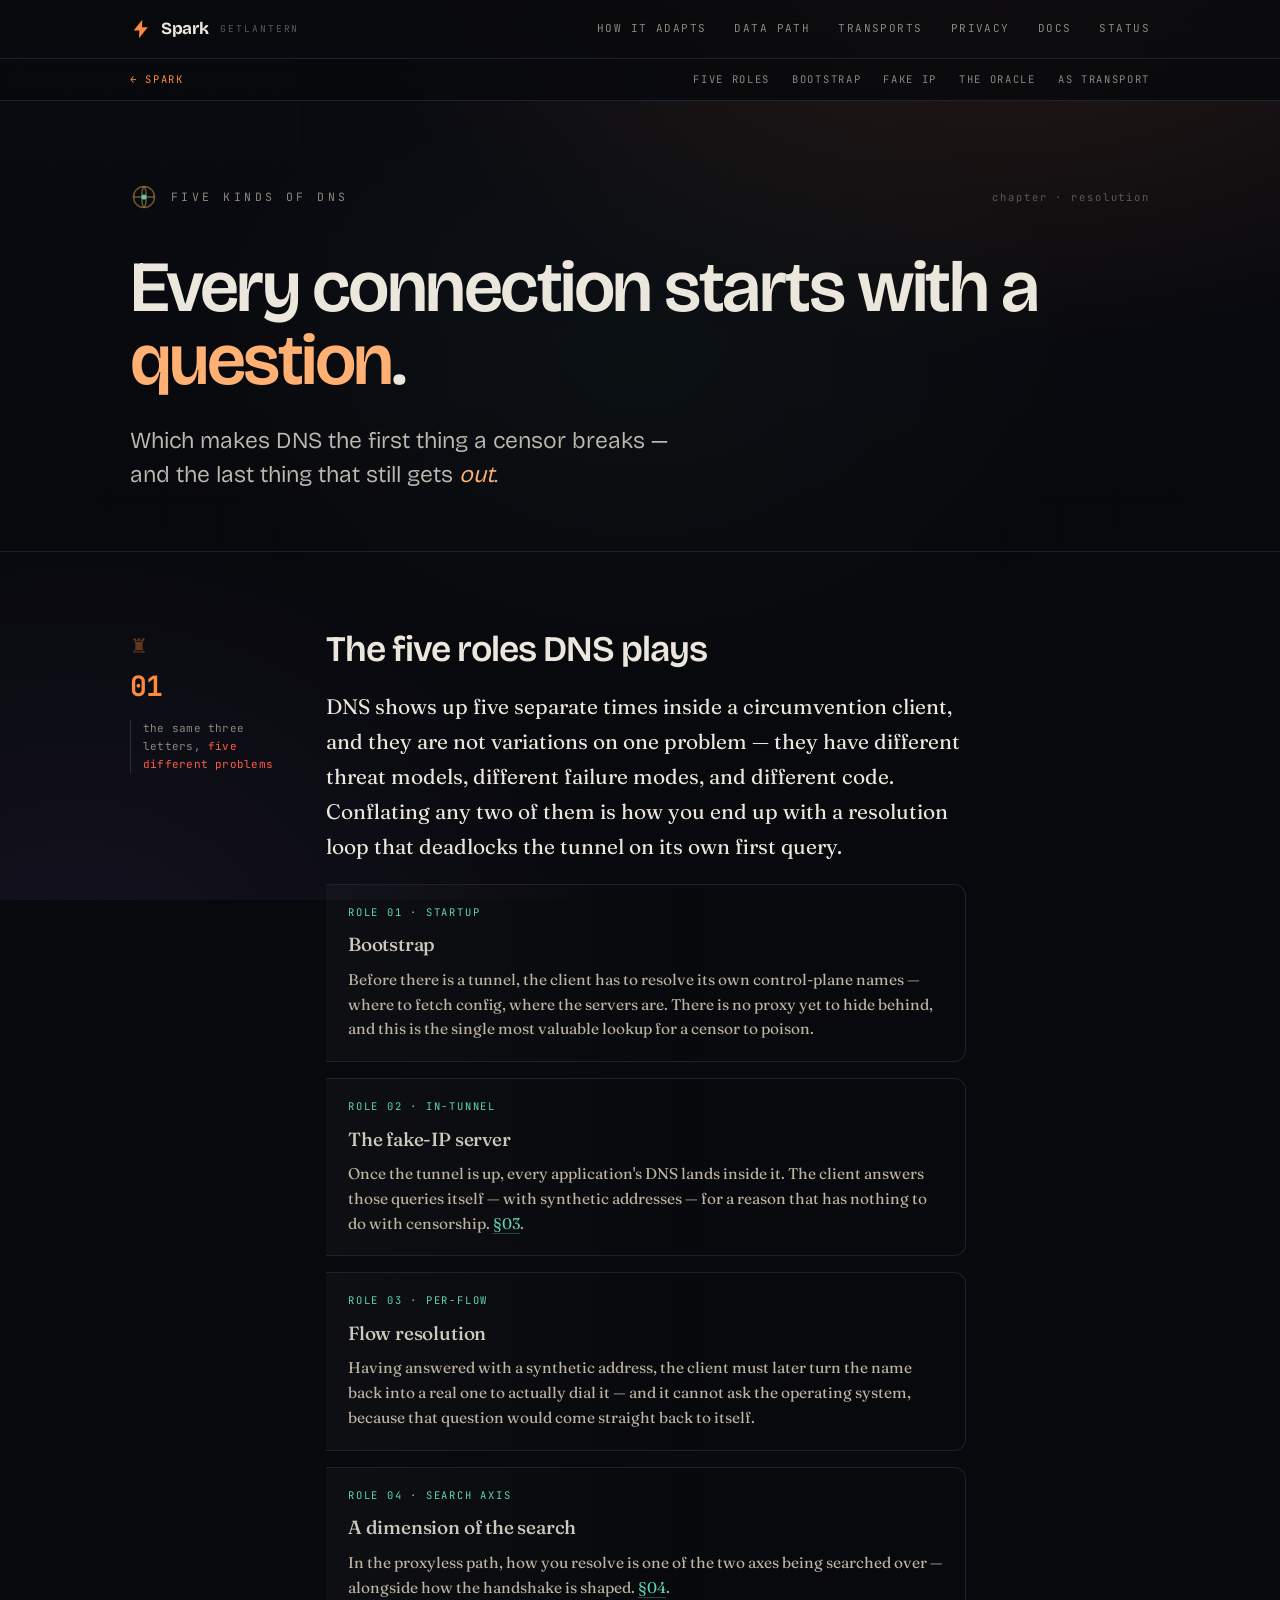
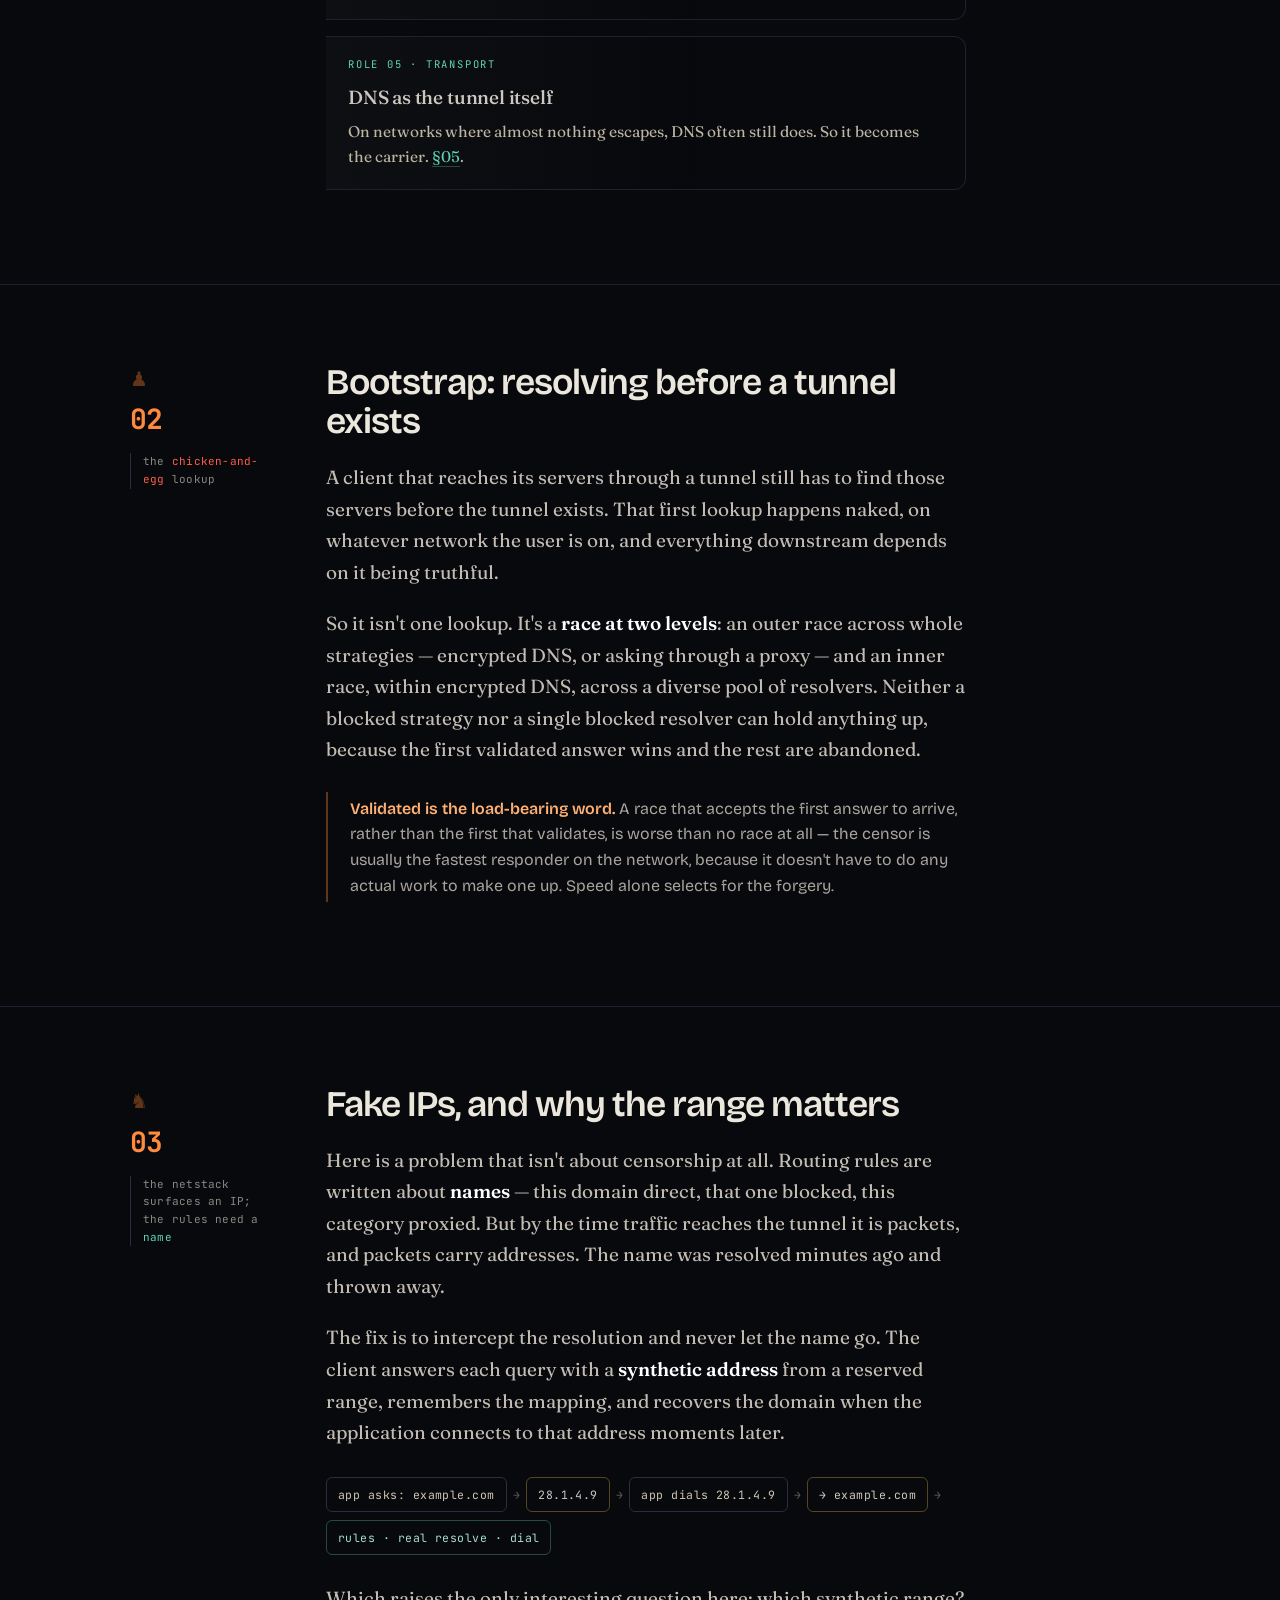
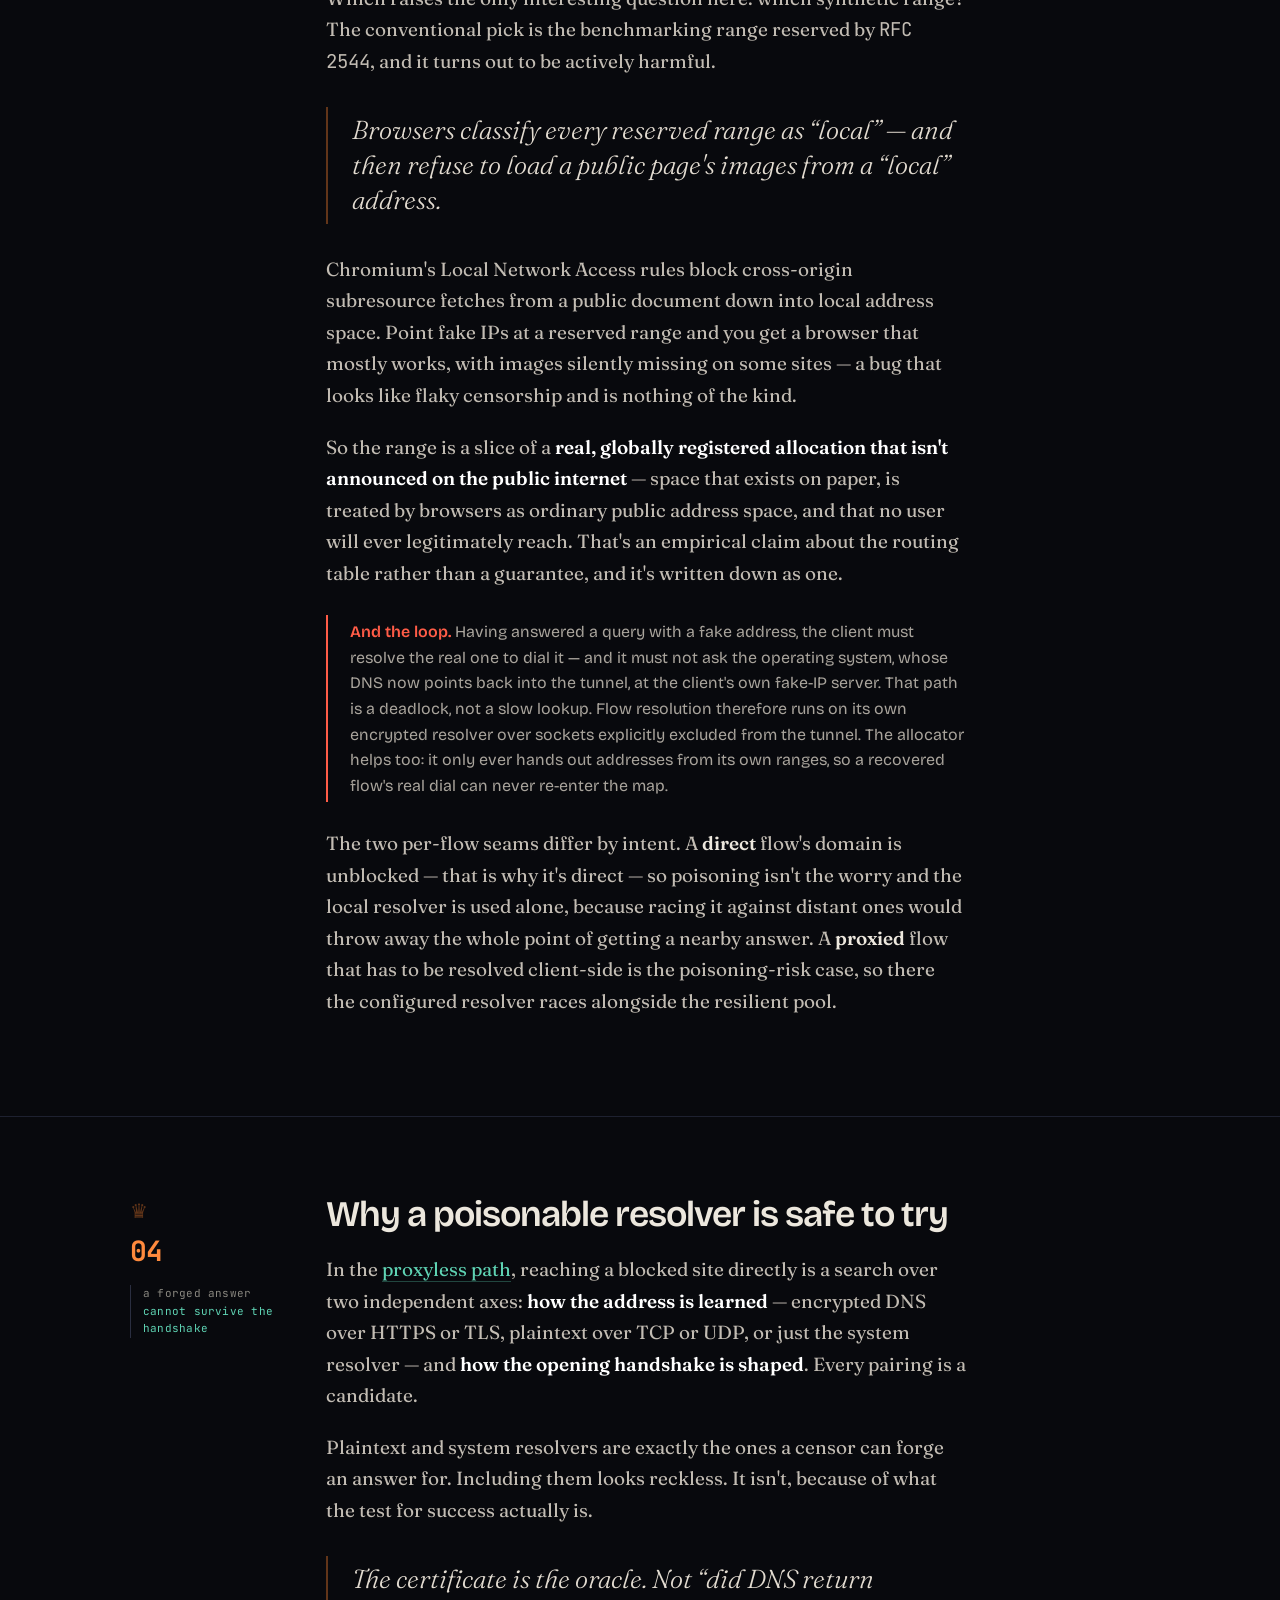
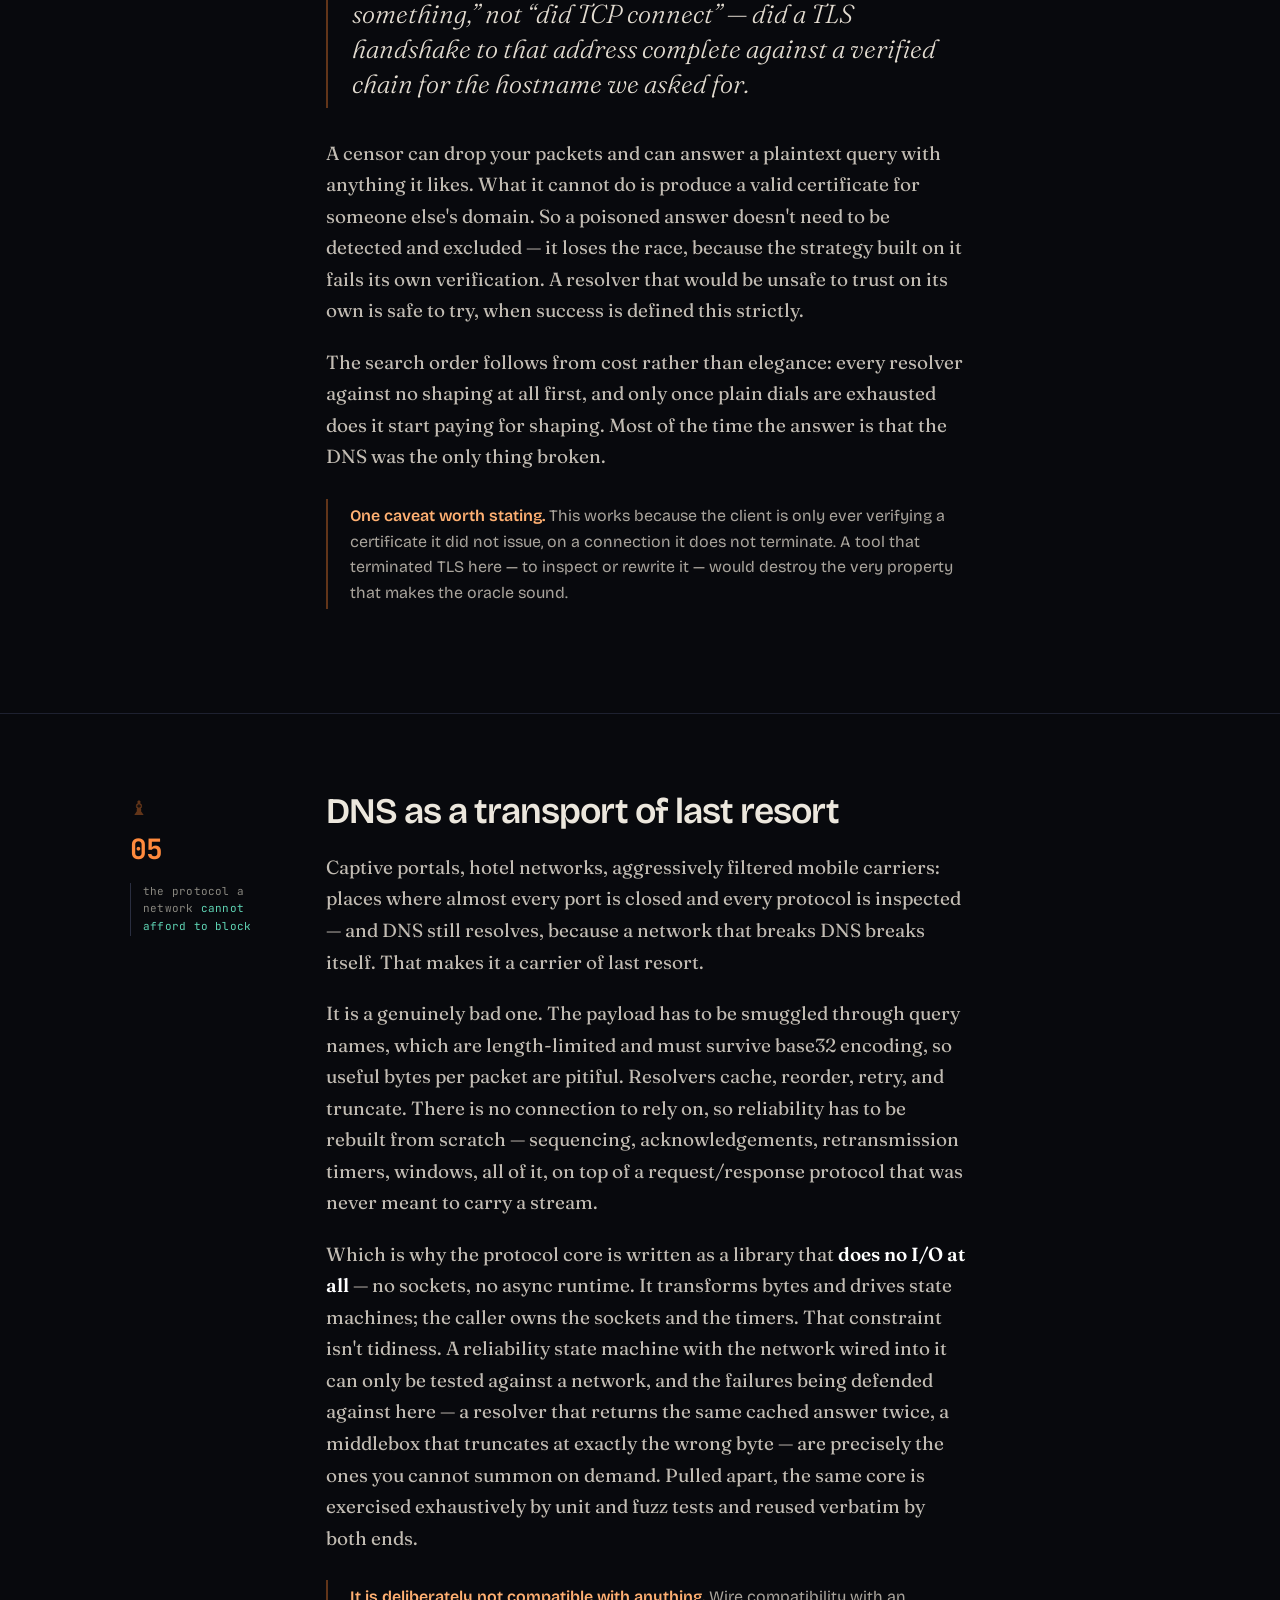
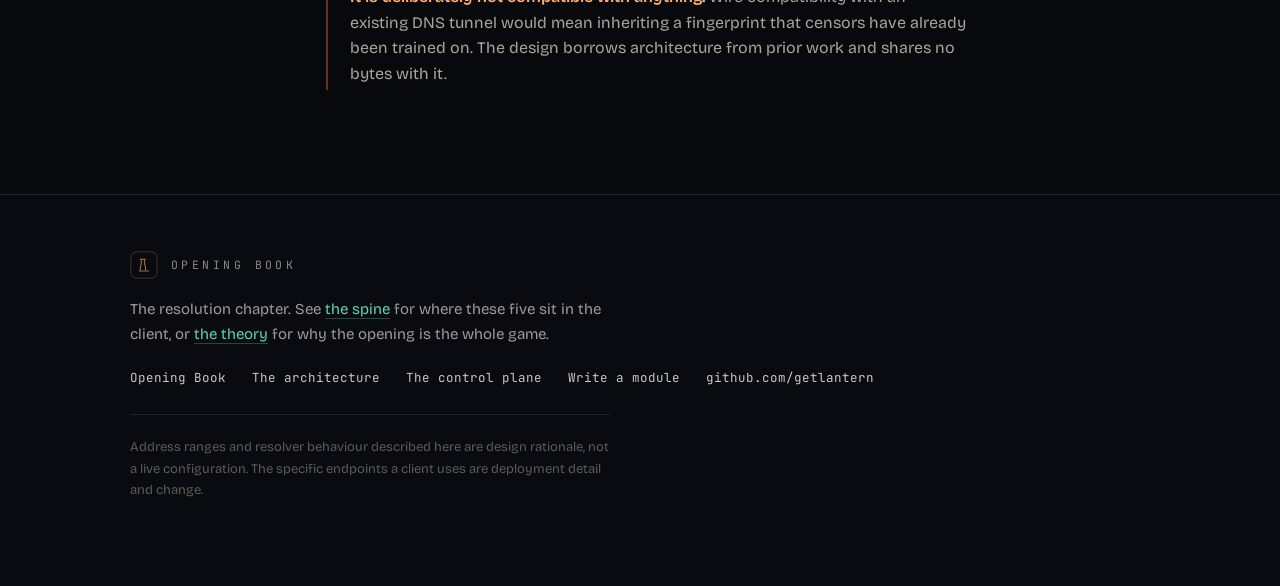
<file: dns.html>
<!doctype html>
<html lang="en">
<head>
<meta charset="utf-8" />
<meta name="viewport" content="width=device-width, initial-scale=1" />
<title>Five kinds of DNS — Opening Book</title>
<meta name="description" content="DNS appears five separate times in a circumvention client — startup bootstrap, the in-tunnel fake-IP server, per-flow resolution, an axis of the proxyless search, and a transport of last resort. They are five different problems, and conflating them is how you build a resolution loop." />
<meta property="og:title" content="Five kinds of DNS — Opening Book" />
<meta property="og:description" content="Every connection needs a name resolved first, which makes DNS both the first thing a censor breaks and the last thing that still gets out." />
<link rel="canonical" href="https://spark.lantern.io/dns">
<meta property="og:url" content="https://spark.lantern.io/dns">
<meta property="og:type" content="website">
<meta property="og:site_name" content="Spark">
<meta property="og:image" content="https://spark.lantern.io/assets/og.png">
<meta property="og:image:width" content="1200">
<meta property="og:image:height" content="630">
<meta name="twitter:card" content="summary_large_image">
<meta name="twitter:image" content="https://spark.lantern.io/assets/og.png">
<link rel="icon" href="assets/favicon.svg" type="image/svg+xml">
<link rel="apple-touch-icon" href="assets/favicon.svg">
<link rel="preconnect" href="https://fonts.googleapis.com">
<link rel="preconnect" href="https://fonts.gstatic.com" crossorigin>
<link href="https://fonts.googleapis.com/css2?family=Bricolage+Grotesque:opsz,wght@12..96,300;12..96,400;12..96,600;12..96,700&family=Fraunces:ital,opsz,wght@0,9..144,300;0,9..144,400;0,9..144,500;1,9..144,300&family=JetBrains+Mono:wght@400;500;700&display=swap" rel="stylesheet">
<link rel="stylesheet" href="assets/site.css" />
<script src="assets/site.js" defer></script>
<style>
  /* Page-local: the query-path chips and the layer cards. */
  .path{display:flex; flex-wrap:wrap; align-items:center; gap:8px 6px; margin:28px 0;
    font-family:"JetBrains Mono",monospace; font-size:11.5px; letter-spacing:.04em}
  .path .h{border:1px solid var(--line2); border-radius:6px; padding:7px 11px; color:#cfc6b3;
    background:var(--ink2); white-space:nowrap}
  .path .h.f{border-color:rgba(201,160,76,.4); color:var(--brass-hi)}
  .path .h.g{border-color:rgba(92,203,172,.34); color:#a8ded0}
  .path .ar{color:var(--faint); flex:none}

  .layer{border:1px solid var(--line); border-left:2px solid var(--brass-dim); border-radius:0 12px 12px 0;
    padding:19px 22px; margin:16px 0; background:linear-gradient(90deg,rgba(236,227,208,.03),transparent 62%)}
  .layer .w{font-family:"JetBrains Mono",monospace; font-size:10.5px; letter-spacing:.17em;
    text-transform:uppercase; color:var(--signal); display:block; margin-bottom:8px}
  .layer h3{font-size:19px; font-weight:500; letter-spacing:-.01em; margin-bottom:7px}
  .layer p{font-size:15.5px; line-height:1.6; color:#bdb4a2; margin:0}
  .layer p + p{margin-top:8px}
  .layer.t{border-left-color:var(--signal)}
</style>
</head>
<body>
<div class="bg"></div><div class="board"></div>
<svg class="grain" aria-hidden="true" xmlns="http://www.w3.org/2000/svg"><filter id="n"><feTurbulence type="fractalNoise" baseFrequency=".9" numOctaves="2" stitchTiles="stitch"/></filter><rect width="100%" height="100%" filter="url(#n)"/></svg>

<nav class="topnav">
  <div class="in">
    <a class="brand" href="index.html">
      <svg viewBox="0 0 24 24" fill="none" aria-hidden="true">
        <path d="M13.4 2 4 13.6h6.2L9.8 22l9.6-11.8h-6.3z" fill="#ff8a3d"/>
      </svg>
      <b>Spark</b><span>getlantern</span>
    </a>
    <a class="nl" href="index.html#adapt">How it adapts</a>
    <a class="nl" href="index.html#path">Data path</a>
    <a class="nl" href="index.html#transports">Transports</a>
    <a class="nl" href="index.html#privacy">Privacy</a>
    <a class="nl" href="index.html#docs">Docs</a>
    <a class="nl" href="index.html#status">Status</a>
  </div>
</nav>

<nav class="subnav">
  <div class="in">
    <a class="home" href="index.html">← Spark</a>
    <a href="#five">Five roles</a>
    <a href="#bootstrap">Bootstrap</a>
    <a href="#fakeip">Fake IP</a>
    <a href="#oracle">The oracle</a>
    <a href="#transport">As transport</a>
  </div>
</nav>

<header style="min-height:auto; padding:82px 0 58px">
  <div class="wrap">
    <div class="crest">
      <svg viewBox="0 0 24 24" fill="none" stroke="#c9a04c" stroke-width="1.3" aria-hidden="true">
        <circle cx="12" cy="12" r="9" stroke-opacity=".5"/>
        <path d="M3 12h18M12 3c2.6 2.6 2.6 15.4 0 18M12 3c-2.6 2.6-2.6 15.4 0 18" stroke-opacity=".5"/>
        <circle cx="12" cy="12" r="2.2" fill="#5ccbac" stroke="none"/>
      </svg>
      <span class="wm">Five&nbsp;kinds&nbsp;of&nbsp;DNS</span>
      <span class="eco">chapter · resolution</span>
    </div>
    <h1 class="rise" style="font-size:clamp(30px,6.6vw,72px)">Every connection starts with a <span class="br">question</span>.</h1>
    <p class="lede rise" style="transition-delay:.1s; max-width:36ch">Which makes DNS the first thing a censor breaks — and the last thing that still gets <i>out</i>.</p>
  </div>
</header>

<section id="five">
  <div class="spread">
    <div class="rail rise"><span class="piece">♜</span><span class="no">01</span><div class="ann">the same three letters, <span class="b">five different problems</span></div></div>
    <div class="body">
      <h2 class="rise">The five roles DNS plays</h2>
      <p class="lead rise">DNS shows up five separate times inside a circumvention client, and they are not variations on one problem — they have different threat models, different failure modes, and different code. Conflating any two of them is how you end up with a resolution loop that deadlocks the tunnel on its own first query.</p>

      <div class="layer rise">
        <span class="w">role 01 · startup</span>
        <h3>Bootstrap</h3>
        <p>Before there is a tunnel, the client has to resolve its own control-plane names — where to fetch config, where the servers are. There is no proxy yet to hide behind, and this is the single most valuable lookup for a censor to poison.</p>
      </div>
      <div class="layer rise">
        <span class="w">role 02 · in-tunnel</span>
        <h3>The fake-IP server</h3>
        <p>Once the tunnel is up, every application's DNS lands inside it. The client answers those queries itself — with synthetic addresses — for a reason that has nothing to do with censorship. <a href="#fakeip">§03</a>.</p>
      </div>
      <div class="layer rise">
        <span class="w">role 03 · per-flow</span>
        <h3>Flow resolution</h3>
        <p>Having answered with a synthetic address, the client must later turn the name back into a real one to actually dial it — and it cannot ask the operating system, because that question would come straight back to itself.</p>
      </div>
      <div class="layer t rise">
        <span class="w">role 04 · search axis</span>
        <h3>A dimension of the search</h3>
        <p>In the proxyless path, how you resolve is one of the two axes being searched over — alongside how the handshake is shaped. <a href="#oracle">§04</a>.</p>
      </div>
      <div class="layer t rise">
        <span class="w">role 05 · transport</span>
        <h3>DNS as the tunnel itself</h3>
        <p>On networks where almost nothing escapes, DNS often still does. So it becomes the carrier. <a href="#transport">§05</a>.</p>
      </div>
    </div>
  </div>
</section>

<section id="bootstrap">
  <div class="spread">
    <div class="rail rise"><span class="piece">♟</span><span class="no">02</span><div class="ann">the <span class="b">chicken-and-egg</span> lookup</div></div>
    <div class="body">
      <h2 class="rise">Bootstrap: resolving before a tunnel exists</h2>
      <p class="rise">A client that reaches its servers through a tunnel still has to find those servers before the tunnel exists. That first lookup happens naked, on whatever network the user is on, and everything downstream depends on it being truthful.</p>
      <p class="rise">So it isn't one lookup. It's a <strong>race at two levels</strong>: an outer race across whole strategies — encrypted DNS, or asking through a proxy — and an inner race, within encrypted DNS, across a diverse pool of resolvers. Neither a blocked strategy nor a single blocked resolver can hold anything up, because the first validated answer wins and the rest are abandoned.</p>
      <div class="note rise"><b>Validated is the load-bearing word.</b> A race that accepts the first answer to arrive, rather than the first that validates, is worse than no race at all — the censor is usually the fastest responder on the network, because it doesn't have to do any actual work to make one up. Speed alone selects for the forgery.</div>
    </div>
  </div>
</section>

<section id="fakeip">
  <div class="spread">
    <div class="rail rise"><span class="piece">♞</span><span class="no">03</span><div class="ann">the netstack surfaces an IP; the rules need a <span class="s">name</span></div></div>
    <div class="body">
      <h2 class="rise">Fake IPs, and why the range matters</h2>
      <p class="rise">Here is a problem that isn't about censorship at all. Routing rules are written about <strong>names</strong> — this domain direct, that one blocked, this category proxied. But by the time traffic reaches the tunnel it is packets, and packets carry addresses. The name was resolved minutes ago and thrown away.</p>
      <p class="rise">The fix is to intercept the resolution and never let the name go. The client answers each query with a <strong>synthetic address</strong> from a reserved range, remembers the mapping, and recovers the domain when the application connects to that address moments later.</p>

      <div class="path rise">
        <span class="h">app asks: example.com</span>
        <span class="ar">→</span>
        <span class="h f">28.1.4.9</span>
        <span class="ar">→</span>
        <span class="h">app dials 28.1.4.9</span>
        <span class="ar">→</span>
        <span class="h f">→ example.com</span>
        <span class="ar">→</span>
        <span class="h g">rules · real resolve · dial</span>
      </div>

      <p class="rise">Which raises the only interesting question here: which synthetic range? The conventional pick is the benchmarking range reserved by <span class="mono">RFC 2544</span>, and it turns out to be actively harmful.</p>
      <blockquote class="rise">Browsers classify every reserved range as “local” — and then refuse to load a public page's images from a “local” address.</blockquote>
      <p class="rise">Chromium's Local Network Access rules block cross-origin subresource fetches from a public document down into local address space. Point fake IPs at a reserved range and you get a browser that mostly works, with images silently missing on some sites — a bug that looks like flaky censorship and is nothing of the kind.</p>
      <p class="rise">So the range is a slice of a <strong>real, globally registered allocation that isn't announced on the public internet</strong> — space that exists on paper, is treated by browsers as ordinary public address space, and that no user will ever legitimately reach. That's an empirical claim about the routing table rather than a guarantee, and it's written down as one.</p>
      <div class="note warn rise"><b>And the loop.</b> Having answered a query with a fake address, the client must resolve the real one to dial it — and it must not ask the operating system, whose DNS now points back into the tunnel, at the client's own fake-IP server. That path is a deadlock, not a slow lookup. Flow resolution therefore runs on its own encrypted resolver over sockets explicitly excluded from the tunnel. The allocator helps too: it only ever hands out addresses from its own ranges, so a recovered flow's real dial can never re-enter the map.</div>
      <p class="rise dim">The two per-flow seams differ by intent. A <strong style="color:var(--bone)">direct</strong> flow's domain is unblocked — that is why it's direct — so poisoning isn't the worry and the local resolver is used alone, because racing it against distant ones would throw away the whole point of getting a nearby answer. A <strong style="color:var(--bone)">proxied</strong> flow that has to be resolved client-side is the poisoning-risk case, so there the configured resolver races alongside the resilient pool.</p>
    </div>
  </div>
</section>

<section id="oracle">
  <div class="spread">
    <div class="rail rise"><span class="piece">♛</span><span class="no">04</span><div class="ann">a forged answer <span class="s">cannot survive the handshake</span></div></div>
    <div class="body">
      <h2 class="rise">Why a poisonable resolver is safe to try</h2>
      <p class="rise">In the <a href="architecture.html#verdicts">proxyless path</a>, reaching a blocked site directly is a search over two independent axes: <strong>how the address is learned</strong> — encrypted DNS over HTTPS or TLS, plaintext over TCP or UDP, or just the system resolver — and <strong>how the opening handshake is shaped</strong>. Every pairing is a candidate.</p>
      <p class="rise">Plaintext and system resolvers are exactly the ones a censor can forge an answer for. Including them looks reckless. It isn't, because of what the test for success actually is.</p>
      <blockquote class="rise">The certificate is the oracle. Not “did DNS return something,” not “did TCP connect” — did a TLS handshake to that address complete against a verified chain for the hostname we asked for.</blockquote>
      <p class="rise">A censor can drop your packets and can answer a plaintext query with anything it likes. What it cannot do is produce a valid certificate for someone else's domain. So a poisoned answer doesn't need to be detected and excluded — it loses the race, because the strategy built on it fails its own verification. A resolver that would be unsafe to trust on its own is safe to try, when success is defined this strictly.</p>
      <p class="rise">The search order follows from cost rather than elegance: every resolver against no shaping at all first, and only once plain dials are exhausted does it start paying for shaping. Most of the time the answer is that the DNS was the only thing broken.</p>
      <div class="note rise"><b>One caveat worth stating.</b> This works because the client is only ever verifying a certificate it did not issue, on a connection it does not terminate. A tool that terminated TLS here — to inspect or rewrite it — would destroy the very property that makes the oracle sound.</div>
    </div>
  </div>
</section>

<section id="transport">
  <div class="spread">
    <div class="rail rise"><span class="piece">♝</span><span class="no">05</span><div class="ann">the protocol a network <span class="s">cannot afford to block</span></div></div>
    <div class="body">
      <h2 class="rise">DNS as a transport of last resort</h2>
      <p class="rise">Captive portals, hotel networks, aggressively filtered mobile carriers: places where almost every port is closed and every protocol is inspected — and DNS still resolves, because a network that breaks DNS breaks itself. That makes it a carrier of last resort.</p>
      <p class="rise">It is a genuinely bad one. The payload has to be smuggled through query names, which are length-limited and must survive base32 encoding, so useful bytes per packet are pitiful. Resolvers cache, reorder, retry, and truncate. There is no connection to rely on, so reliability has to be rebuilt from scratch — sequencing, acknowledgements, retransmission timers, windows, all of it, on top of a request/response protocol that was never meant to carry a stream.</p>
      <p class="rise">Which is why the protocol core is written as a library that <strong>does no I/O at all</strong> — no sockets, no async runtime. It transforms bytes and drives state machines; the caller owns the sockets and the timers. That constraint isn't tidiness. A reliability state machine with the network wired into it can only be tested against a network, and the failures being defended against here — a resolver that returns the same cached answer twice, a middlebox that truncates at exactly the wrong byte — are precisely the ones you cannot summon on demand. Pulled apart, the same core is exercised exhaustively by unit and fuzz tests and reused verbatim by both ends.</p>
      <div class="note rise"><b>It is deliberately not compatible with anything.</b> Wire compatibility with an existing DNS tunnel would mean inheriting a fingerprint that censors have already been trained on. The design borrows architecture from prior work and shares no bytes with it.</div>
    </div>
  </div>
</section>

<footer>
  <div class="wrap">
    <div class="crest">
      <svg viewBox="0 0 40 40" fill="none" aria-hidden="true"><rect x="1.2" y="1.2" width="37.6" height="37.6" rx="8" stroke="#c9a04c" stroke-opacity=".4"/><path d="M13 28.5h14M14.5 28.5c0-7.5 1.8-9.2 1.8-13.2 0-2.2-1.3-3.3-1.3-3.3h6.9s-1.3 1.1-1.3 3.3c0 4 1.8 5.7 1.8 13.2" stroke="#c9a04c" stroke-opacity=".7" stroke-width="1.6" stroke-linejoin="round"/></svg>
      <span class="wm">Opening&nbsp;Book</span>
    </div>
    <p>The resolution chapter. See <a href="architecture.html">the spine</a> for where these five sit in the client, or <a href="book.html">the theory</a> for why the opening is the whole game.</p>
    <div class="links">
      <a href="book.html">Opening Book</a>
      <a href="architecture.html">The architecture</a>
      <a href="ipc.html">The control plane</a>
      <a href="modules.html">Write a module</a>
      <a href="https://github.com/getlantern">github.com/getlantern</a>
    </div>
    <p class="fine">Address ranges and resolver behaviour described here are design rationale, not a live configuration. The specific endpoints a client uses are deployment detail and change.</p>
  </div>
</footer>

</body>
</html>
</file>
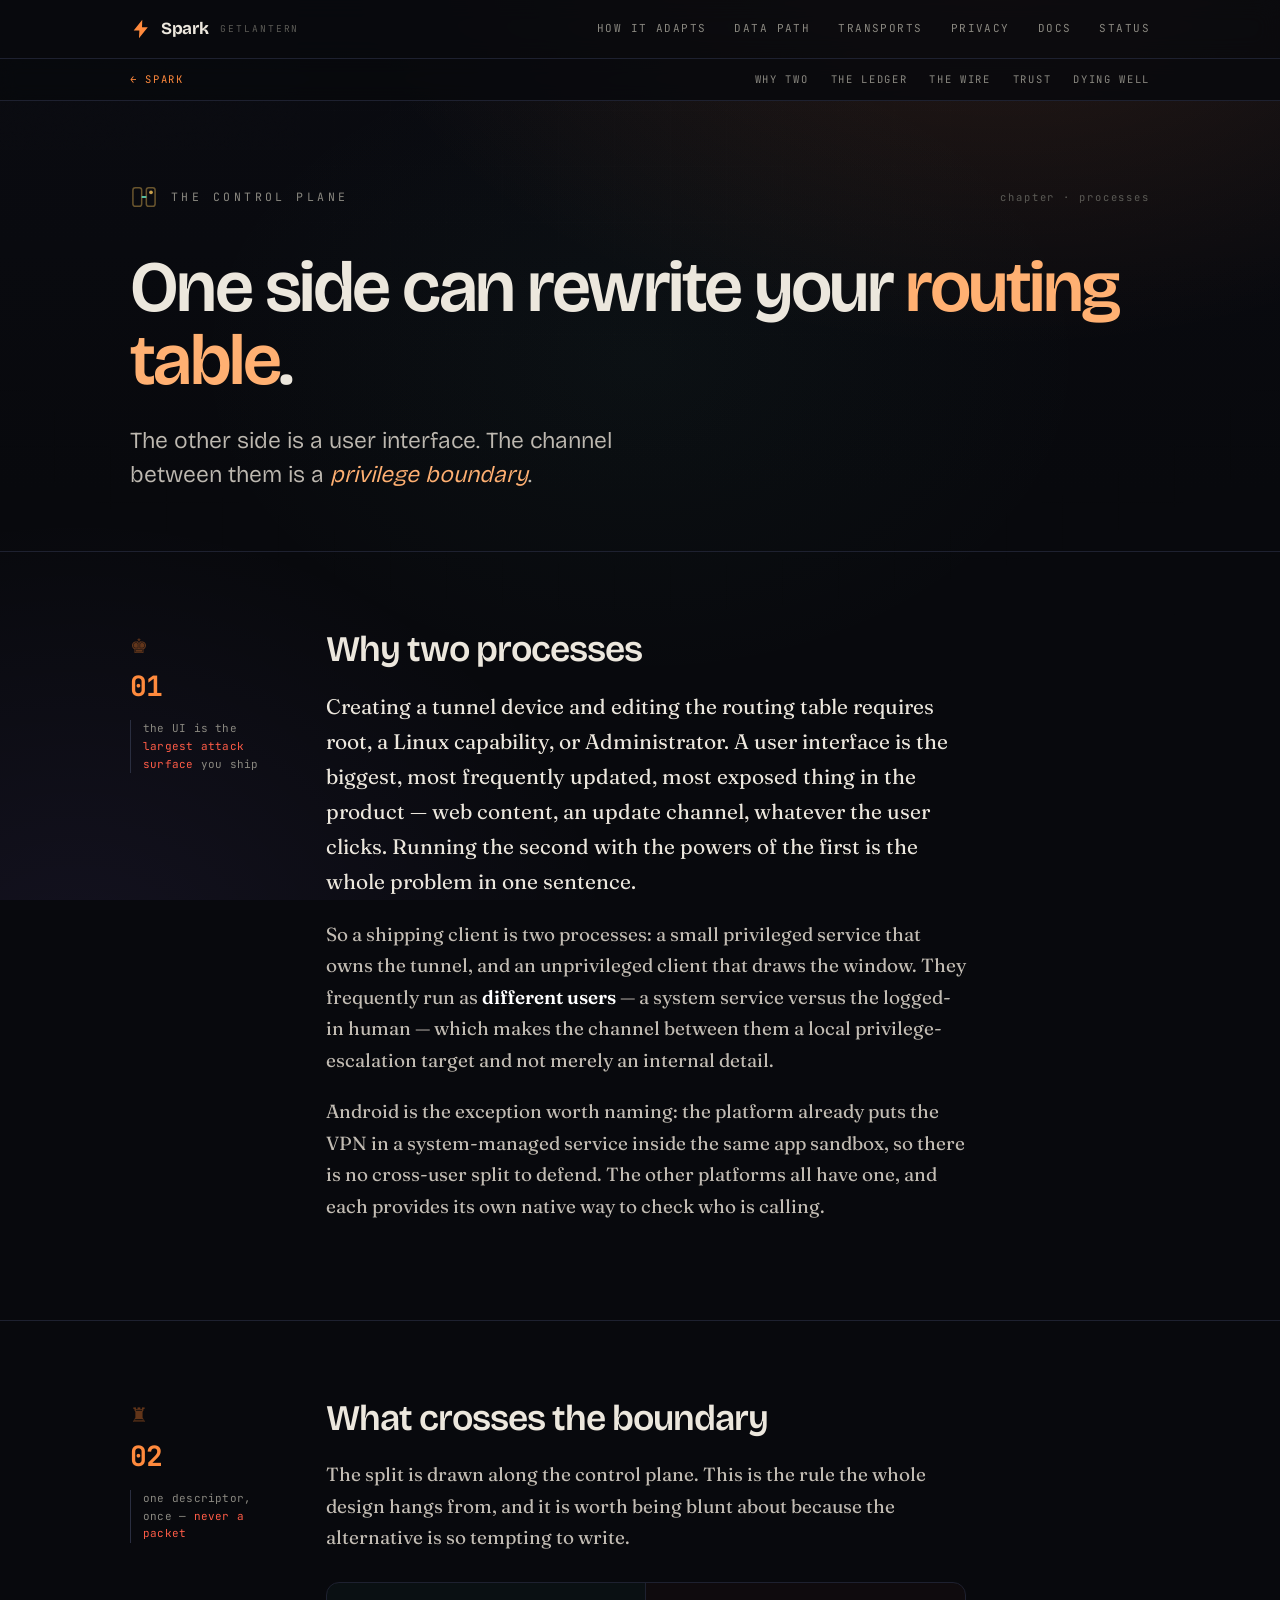
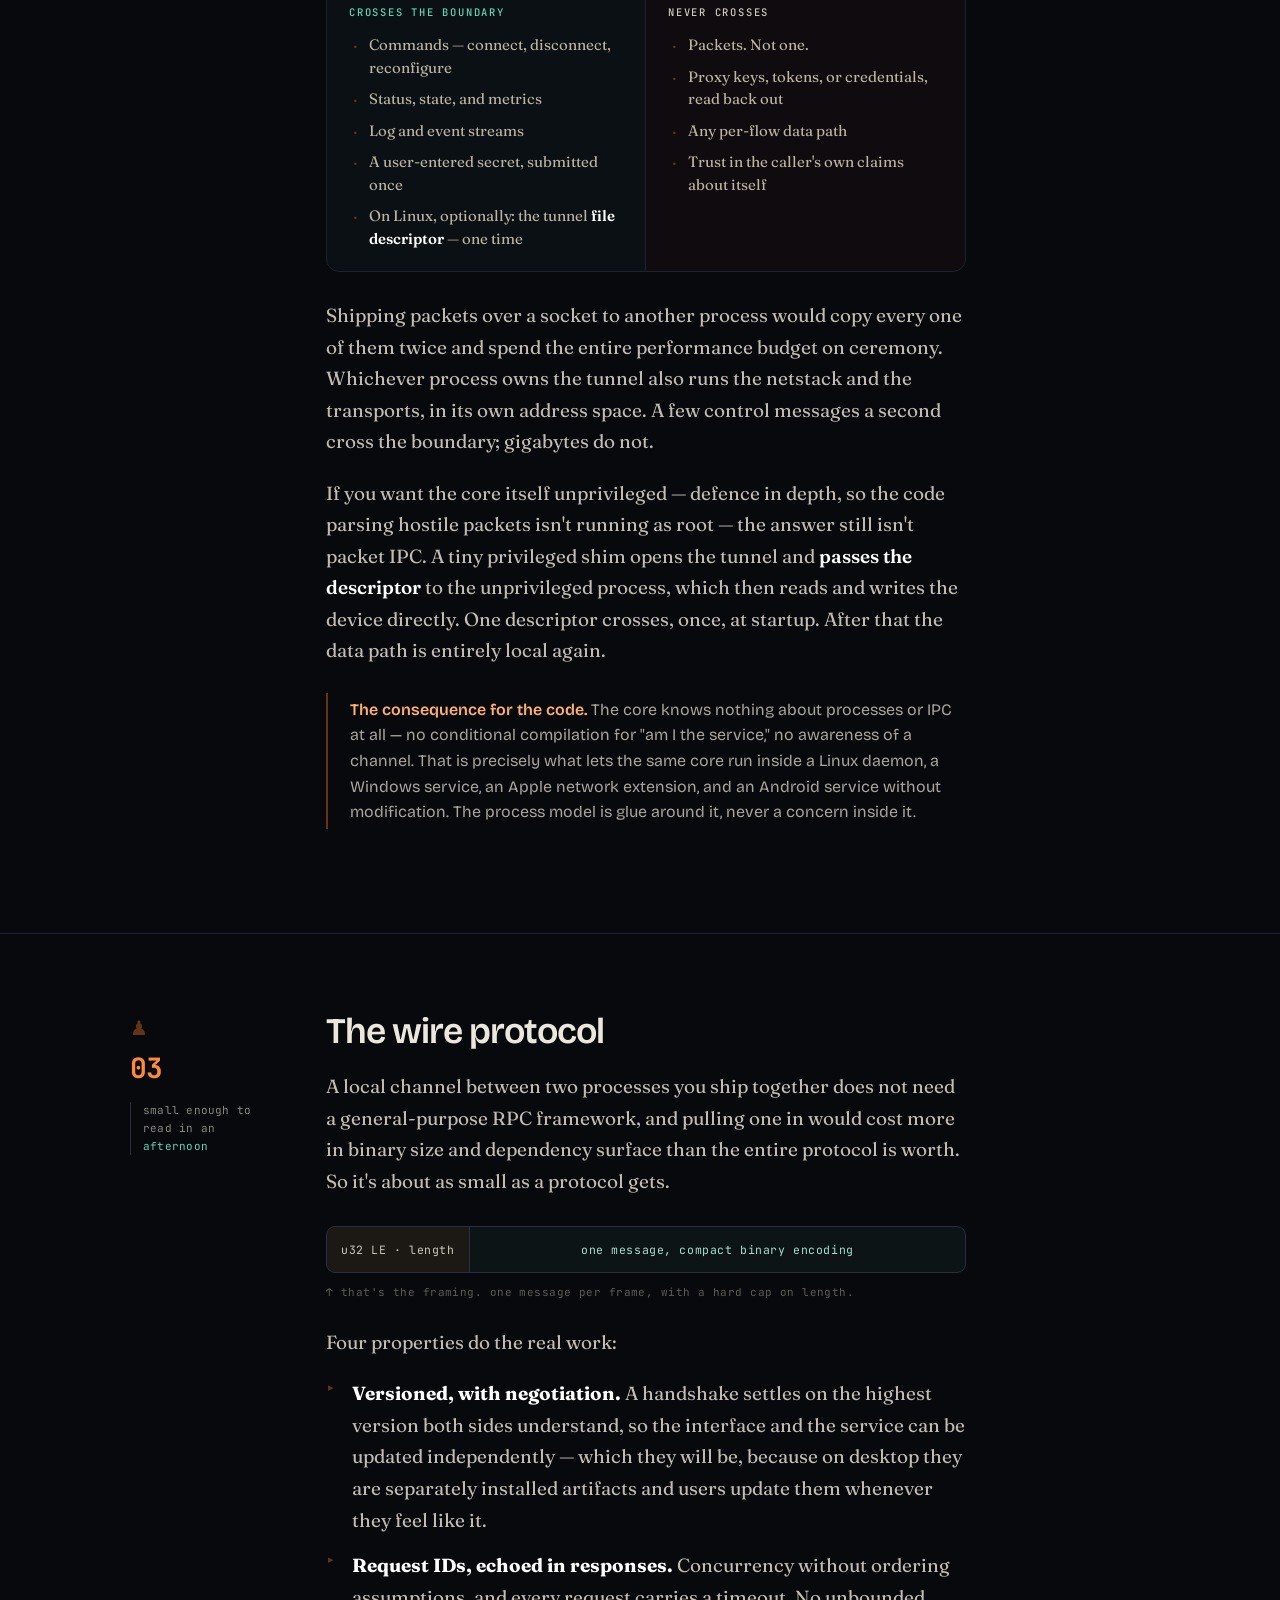
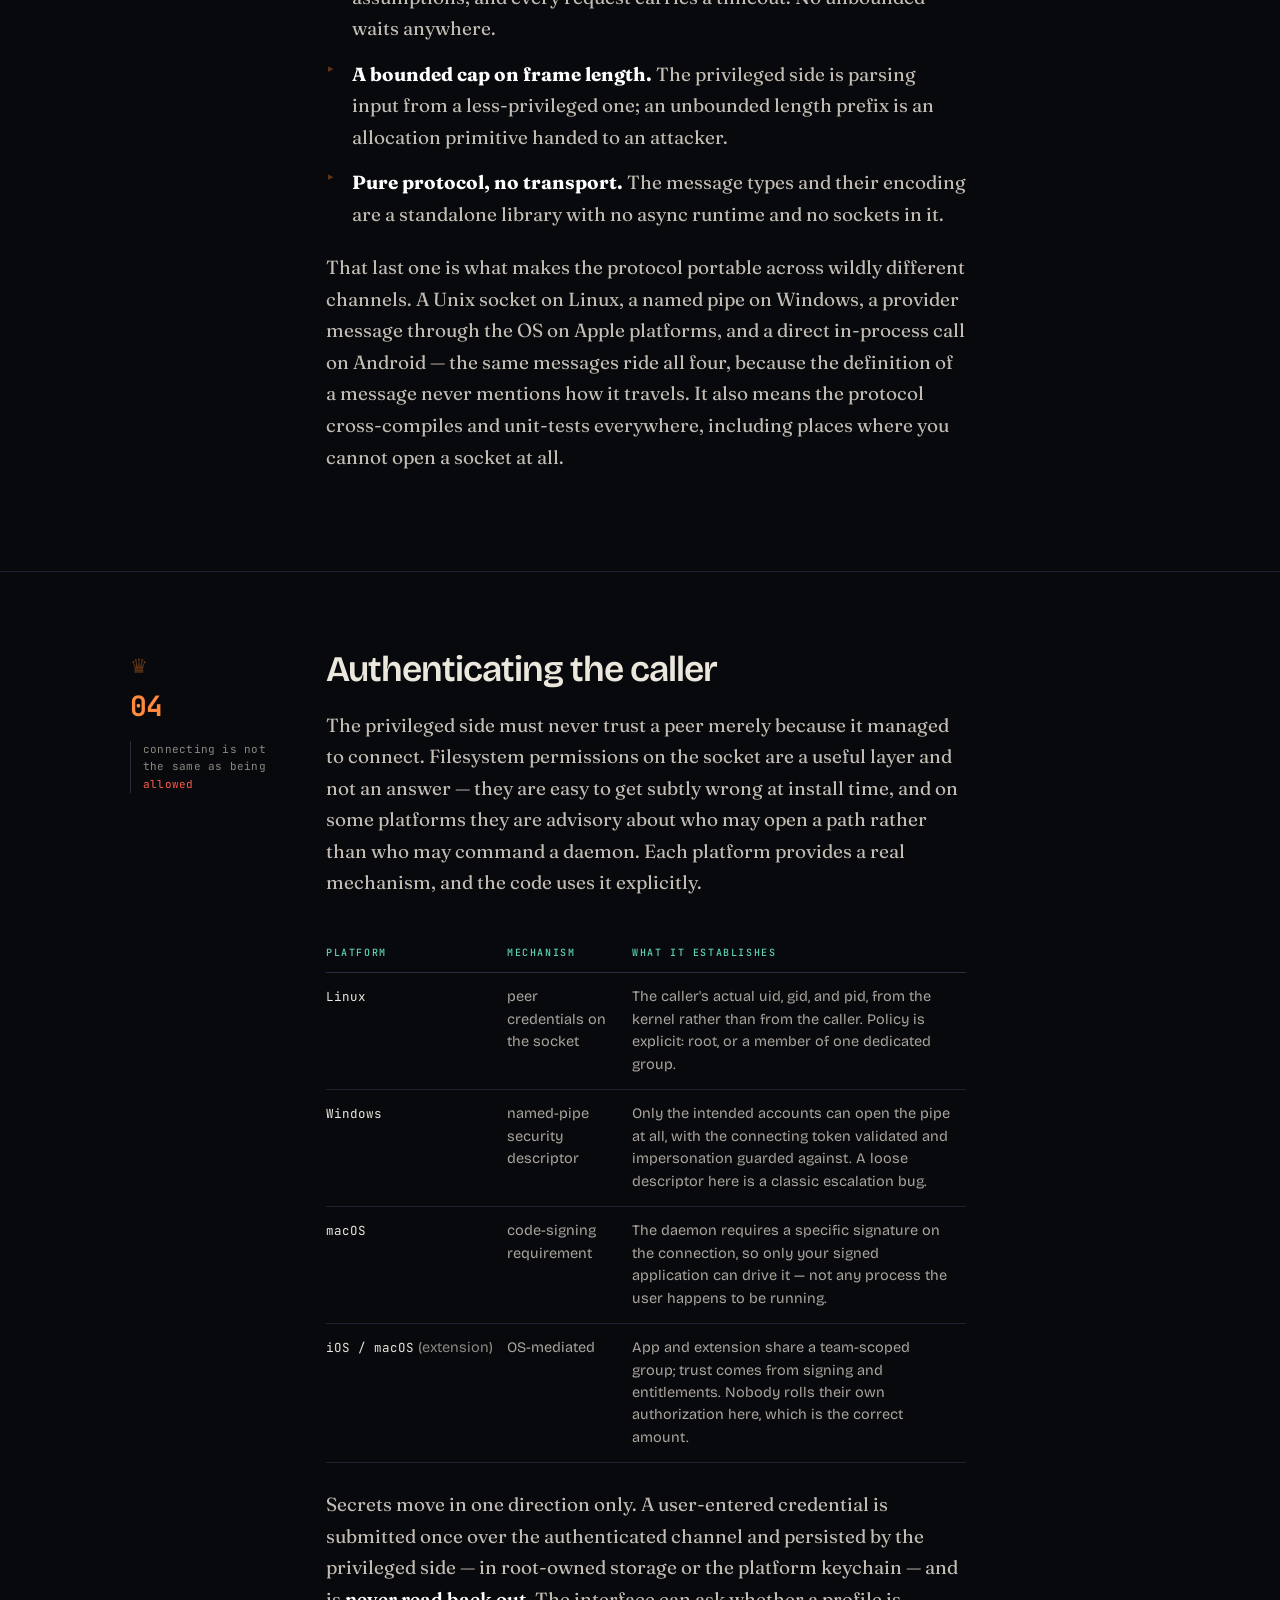
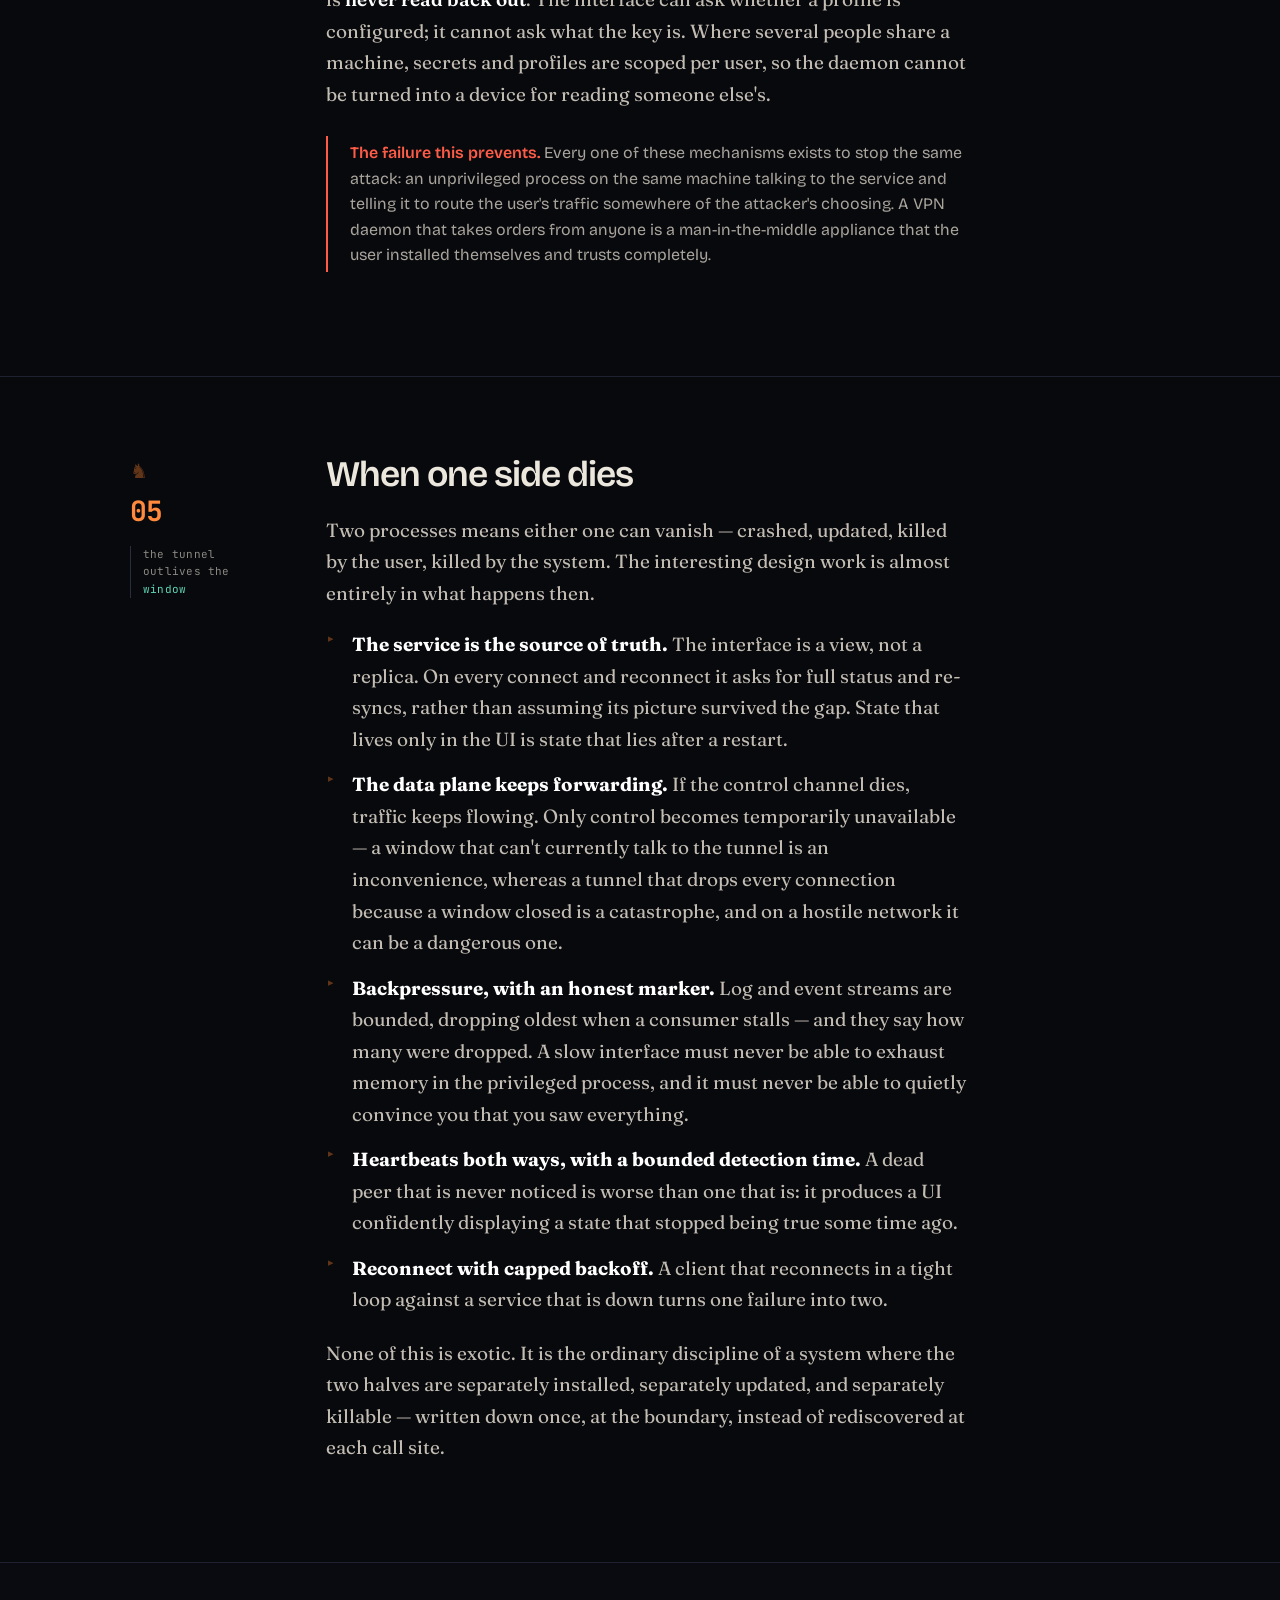
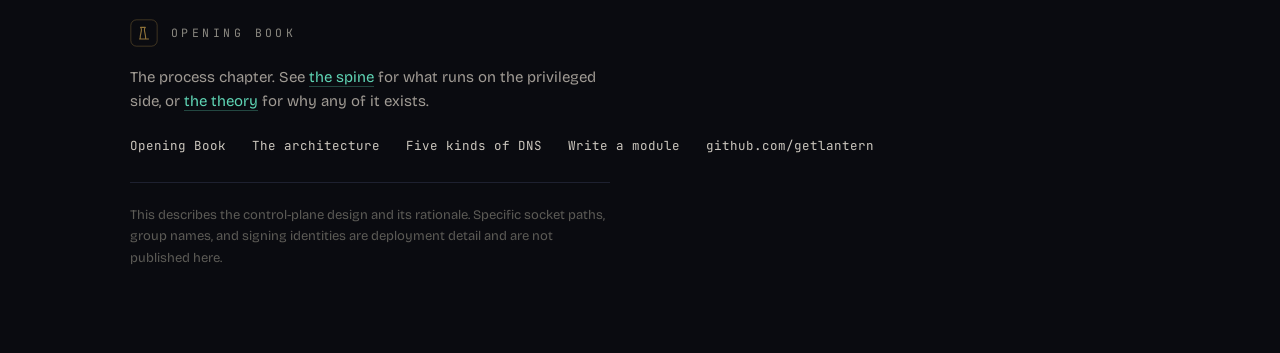
<file: ipc.html>
<!doctype html>
<html lang="en">
<head>
<meta charset="utf-8" />
<meta name="viewport" content="width=device-width, initial-scale=1" />
<title>The control plane — Opening Book</title>
<meta name="description" content="A VPN client is two processes with very different privileges. What crosses between them, what never does, how the privileged side decides the caller is allowed to ask, and why the tunnel keeps forwarding when the channel dies." />
<meta property="og:title" content="The control plane — Opening Book" />
<meta property="og:description" content="One side owns the tunnel and the routing table. The other is a user interface. The channel between them is a privilege boundary, and it is a target." />
<link rel="canonical" href="https://spark.lantern.io/ipc">
<meta property="og:url" content="https://spark.lantern.io/ipc">
<meta property="og:type" content="website">
<meta property="og:site_name" content="Spark">
<meta property="og:image" content="https://spark.lantern.io/assets/og.png">
<meta property="og:image:width" content="1200">
<meta property="og:image:height" content="630">
<meta name="twitter:card" content="summary_large_image">
<meta name="twitter:image" content="https://spark.lantern.io/assets/og.png">
<link rel="icon" href="assets/favicon.svg" type="image/svg+xml">
<link rel="apple-touch-icon" href="assets/favicon.svg">
<link rel="preconnect" href="https://fonts.googleapis.com">
<link rel="preconnect" href="https://fonts.gstatic.com" crossorigin>
<link href="https://fonts.googleapis.com/css2?family=Bricolage+Grotesque:opsz,wght@12..96,300;12..96,400;12..96,600;12..96,700&family=Fraunces:ital,opsz,wght@0,9..144,300;0,9..144,400;0,9..144,500;1,9..144,300&family=JetBrains+Mono:wght@400;500;700&display=swap" rel="stylesheet">
<link rel="stylesheet" href="assets/site.css" />
<script src="assets/site.js" defer></script>
<style>
  /* Page-local: the frame diagram and the crosses/never-crosses ledger. */
  .frame{display:flex; margin:28px 0 10px; font-family:"JetBrains Mono",monospace;
    font-size:11.5px; letter-spacing:.05em; border:1px solid var(--line2); border-radius:9px;
    overflow:hidden; min-width:0}
  .frame div{padding:13px 14px; text-align:center; white-space:nowrap}
  .frame .len{flex:0 0 auto; background:rgba(201,160,76,.1); color:var(--brass-hi);
    border-right:1px solid var(--line2)}
  .frame .msg{flex:1 1 auto; background:rgba(92,203,172,.06); color:#a8ded0; min-width:0;
    overflow:hidden; text-overflow:ellipsis}
  .fcap{font-family:"JetBrains Mono",monospace; font-size:11px; color:var(--faint);
    letter-spacing:.04em; margin-bottom:26px}

  .ledger{display:grid; grid-template-columns:1fr 1fr; gap:0; margin:28px 0;
    border:1px solid var(--line); border-radius:13px; overflow:hidden}
  .ledger > div{padding:21px 22px}
  .ledger .yes{background:rgba(92,203,172,.04); border-right:1px solid var(--line)}
  .ledger .no{background:rgba(187,79,55,.045)}
  .ledger h3{font-family:"JetBrains Mono",monospace; font-size:10.5px; letter-spacing:.17em;
    text-transform:uppercase; font-weight:500; margin-bottom:13px}
  .ledger .yes h3{color:var(--signal)}
  .ledger .no h3{color:var(--blood)}
  /* `list-style` and the marker's `position` already come from the shared `ul`/`li::before`
     rules; both are restated here for the same reason `.steps` does it — a chapter should not
     break if those shared rules move. */
  .ledger ul{margin:0; list-style:none}
  .ledger li{font-size:15px; line-height:1.5; padding-left:20px; margin-bottom:9px; color:#bdb4a2}
  .ledger li:last-child{margin-bottom:0}
  .ledger li::before{content:"·"; position:absolute; font-size:17px; left:4px; top:-2px}
  @media (max-width:640px){
    .ledger{grid-template-columns:1fr}
    .ledger .yes{border-right:0; border-bottom:1px solid var(--line)}
  }
</style>
</head>
<body>
<div class="bg"></div><div class="board"></div>
<svg class="grain" aria-hidden="true" xmlns="http://www.w3.org/2000/svg"><filter id="n"><feTurbulence type="fractalNoise" baseFrequency=".9" numOctaves="2" stitchTiles="stitch"/></filter><rect width="100%" height="100%" filter="url(#n)"/></svg>

<nav class="topnav">
  <div class="in">
    <a class="brand" href="index.html">
      <svg viewBox="0 0 24 24" fill="none" aria-hidden="true">
        <path d="M13.4 2 4 13.6h6.2L9.8 22l9.6-11.8h-6.3z" fill="#ff8a3d"/>
      </svg>
      <b>Spark</b><span>getlantern</span>
    </a>
    <a class="nl" href="index.html#adapt">How it adapts</a>
    <a class="nl" href="index.html#path">Data path</a>
    <a class="nl" href="index.html#transports">Transports</a>
    <a class="nl" href="index.html#privacy">Privacy</a>
    <a class="nl" href="index.html#docs">Docs</a>
    <a class="nl" href="index.html#status">Status</a>
  </div>
</nav>

<nav class="subnav">
  <div class="in">
    <a class="home" href="index.html">← Spark</a>
    <a href="#why">Why two</a>
    <a href="#ledger">The ledger</a>
    <a href="#wire">The wire</a>
    <a href="#trust">Trust</a>
    <a href="#death">Dying well</a>
  </div>
</nav>

<header style="min-height:auto; padding:82px 0 58px">
  <div class="wrap">
    <div class="crest">
      <svg viewBox="0 0 24 24" fill="none" stroke="#c9a04c" stroke-width="1.3" aria-hidden="true">
        <rect x="2.5" y="4" width="7.5" height="16" rx="2" stroke-opacity=".5"/>
        <rect x="14" y="4" width="7.5" height="16" rx="2" stroke-opacity=".5"/>
        <path d="M10 12h4" stroke="#5ccbac" stroke-width="1.6"/>
        <circle cx="18" cy="8" r="1.6" fill="#c9a04c" stroke="none"/>
      </svg>
      <span class="wm">The&nbsp;control&nbsp;plane</span>
      <span class="eco">chapter · processes</span>
    </div>
    <h1 class="rise" style="font-size:clamp(30px,6.6vw,72px)">One side can rewrite your <span class="br">routing table</span>.</h1>
    <p class="lede rise" style="transition-delay:.1s; max-width:37ch">The other side is a user interface. The channel between them is a <i>privilege boundary</i>.</p>
  </div>
</header>

<section id="why">
  <div class="spread">
    <div class="rail rise"><span class="piece">♚</span><span class="no">01</span><div class="ann">the UI is the <span class="b">largest attack surface</span> you ship</div></div>
    <div class="body">
      <h2 class="rise">Why two processes</h2>
      <p class="lead rise">Creating a tunnel device and editing the routing table requires root, a Linux capability, or Administrator. A user interface is the biggest, most frequently updated, most exposed thing in the product — web content, an update channel, whatever the user clicks. Running the second with the powers of the first is the whole problem in one sentence.</p>
      <p class="rise">So a shipping client is two processes: a small privileged service that owns the tunnel, and an unprivileged client that draws the window. They frequently run as <strong>different users</strong> — a system service versus the logged-in human — which makes the channel between them a local privilege-escalation target and not merely an internal detail.</p>
      <p class="rise">Android is the exception worth naming: the platform already puts the VPN in a system-managed service inside the same app sandbox, so there is no cross-user split to defend. The other platforms all have one, and each provides its own native way to check who is calling.</p>
    </div>
  </div>
</section>

<section id="ledger">
  <div class="spread">
    <div class="rail rise"><span class="piece">♜</span><span class="no">02</span><div class="ann">one descriptor, once — <span class="b">never a packet</span></div></div>
    <div class="body">
      <h2 class="rise">What crosses the boundary</h2>
      <p class="rise">The split is drawn along the control plane. This is the rule the whole design hangs from, and it is worth being blunt about because the alternative is so tempting to write.</p>

      <div class="ledger rise">
        <div class="yes">
          <h3>Crosses the boundary</h3>
          <ul>
            <li>Commands — connect, disconnect, reconfigure</li>
            <li>Status, state, and metrics</li>
            <li>Log and event streams</li>
            <li>A user-entered secret, submitted once</li>
            <li>On Linux, optionally: the tunnel <strong>file descriptor</strong> — one time</li>
          </ul>
        </div>
        <div class="no">
          <h3>Never crosses</h3>
          <ul>
            <li>Packets. Not one.</li>
            <li>Proxy keys, tokens, or credentials, read back out</li>
            <li>Any per-flow data path</li>
            <li>Trust in the caller's own claims about itself</li>
          </ul>
        </div>
      </div>

      <p class="rise">Shipping packets over a socket to another process would copy every one of them twice and spend the entire performance budget on ceremony. Whichever process owns the tunnel also runs the netstack and the transports, in its own address space. A few control messages a second cross the boundary; gigabytes do not.</p>
      <p class="rise">If you want the core itself unprivileged — defence in depth, so the code parsing hostile packets isn't running as root — the answer still isn't packet IPC. A tiny privileged shim opens the tunnel and <strong>passes the descriptor</strong> to the unprivileged process, which then reads and writes the device directly. One descriptor crosses, once, at startup. After that the data path is entirely local again.</p>
      <div class="note rise"><b>The consequence for the code.</b> The core knows nothing about processes or IPC at all — no conditional compilation for "am I the service," no awareness of a channel. That is precisely what lets the same core run inside a Linux daemon, a Windows service, an Apple network extension, and an Android service without modification. The process model is glue around it, never a concern inside it.</div>
    </div>
  </div>
</section>

<section id="wire">
  <div class="spread">
    <div class="rail rise"><span class="piece">♟</span><span class="no">03</span><div class="ann">small enough to read in an <span class="s">afternoon</span></div></div>
    <div class="body">
      <h2 class="rise">The wire protocol</h2>
      <p class="rise">A local channel between two processes you ship together does not need a general-purpose RPC framework, and pulling one in would cost more in binary size and dependency surface than the entire protocol is worth. So it's about as small as a protocol gets.</p>

      <div class="frame rise">
        <div class="len">u32 LE&nbsp;·&nbsp;length</div>
        <div class="msg">one message, compact binary encoding</div>
      </div>
      <div class="fcap rise">↑ that's the framing. one message per frame, with a hard cap on length.</div>

      <p class="rise">Four properties do the real work:</p>
      <ul>
        <li class="rise"><b>Versioned, with negotiation.</b> A handshake settles on the highest version both sides understand, so the interface and the service can be updated independently — which they will be, because on desktop they are separately installed artifacts and users update them whenever they feel like it.</li>
        <li class="rise"><b>Request IDs, echoed in responses.</b> Concurrency without ordering assumptions, and every request carries a timeout. No unbounded waits anywhere.</li>
        <li class="rise"><b>A bounded cap on frame length.</b> The privileged side is parsing input from a less-privileged one; an unbounded length prefix is an allocation primitive handed to an attacker.</li>
        <li class="rise"><b>Pure protocol, no transport.</b> The message types and their encoding are a standalone library with no async runtime and no sockets in it.</li>
      </ul>

      <p class="rise">That last one is what makes the protocol portable across wildly different channels. A Unix socket on Linux, a named pipe on Windows, a provider message through the OS on Apple platforms, and a direct in-process call on Android — the same messages ride all four, because the definition of a message never mentions how it travels. It also means the protocol cross-compiles and unit-tests everywhere, including places where you cannot open a socket at all.</p>
    </div>
  </div>
</section>

<section id="trust">
  <div class="spread">
    <div class="rail rise"><span class="piece">♛</span><span class="no">04</span><div class="ann">connecting is not the same as being <span class="b">allowed</span></div></div>
    <div class="body">
      <h2 class="rise">Authenticating the caller</h2>
      <p class="rise">The privileged side must never trust a peer merely because it managed to connect. Filesystem permissions on the socket are a useful layer and not an answer — they are easy to get subtly wrong at install time, and on some platforms they are advisory about who may open a path rather than who may command a daemon. Each platform provides a real mechanism, and the code uses it explicitly.</p>

      <div class="scrollx rise">
      <table class="abi">
        <thead><tr><th>Platform</th><th>Mechanism</th><th>What it establishes</th></tr></thead>
        <tbody>
          <tr><td><code>Linux</code></td><td>peer credentials on the socket</td><td>The caller's actual uid, gid, and pid, from the kernel rather than from the caller. Policy is explicit: root, or a member of one dedicated group.</td></tr>
          <tr><td><code>Windows</code></td><td>named-pipe security descriptor</td><td>Only the intended accounts can open the pipe at all, with the connecting token validated and impersonation guarded against. A loose descriptor here is a classic escalation bug.</td></tr>
          <tr><td><code>macOS</code></td><td>code-signing requirement</td><td>The daemon requires a specific signature on the connection, so only your signed application can drive it — not any process the user happens to be running.</td></tr>
          <tr><td><code>iOS / macOS</code> <span class="dim">(extension)</span></td><td>OS-mediated</td><td>App and extension share a team-scoped group; trust comes from signing and entitlements. Nobody rolls their own authorization here, which is the correct amount.</td></tr>
        </tbody>
      </table>
      </div>

      <p class="rise">Secrets move in one direction only. A user-entered credential is submitted once over the authenticated channel and persisted by the privileged side — in root-owned storage or the platform keychain — and is <strong>never read back out</strong>. The interface can ask whether a profile is configured; it cannot ask what the key is. Where several people share a machine, secrets and profiles are scoped per user, so the daemon cannot be turned into a device for reading someone else's.</p>
      <div class="note warn rise"><b>The failure this prevents.</b> Every one of these mechanisms exists to stop the same attack: an unprivileged process on the same machine talking to the service and telling it to route the user's traffic somewhere of the attacker's choosing. A VPN daemon that takes orders from anyone is a man-in-the-middle appliance that the user installed themselves and trusts completely.</div>
    </div>
  </div>
</section>

<section id="death">
  <div class="spread">
    <div class="rail rise"><span class="piece">♞</span><span class="no">05</span><div class="ann">the tunnel outlives the <span class="s">window</span></div></div>
    <div class="body">
      <h2 class="rise">When one side dies</h2>
      <p class="rise">Two processes means either one can vanish — crashed, updated, killed by the user, killed by the system. The interesting design work is almost entirely in what happens then.</p>
      <ul>
        <li class="rise"><b>The service is the source of truth.</b> The interface is a view, not a replica. On every connect and reconnect it asks for full status and re-syncs, rather than assuming its picture survived the gap. State that lives only in the UI is state that lies after a restart.</li>
        <li class="rise"><b>The data plane keeps forwarding.</b> If the control channel dies, traffic keeps flowing. Only control becomes temporarily unavailable — a window that can't currently talk to the tunnel is an inconvenience, whereas a tunnel that drops every connection because a window closed is a catastrophe, and on a hostile network it can be a dangerous one.</li>
        <li class="rise"><b>Backpressure, with an honest marker.</b> Log and event streams are bounded, dropping oldest when a consumer stalls — and they say how many were dropped. A slow interface must never be able to exhaust memory in the privileged process, and it must never be able to quietly convince you that you saw everything.</li>
        <li class="rise"><b>Heartbeats both ways, with a bounded detection time.</b> A dead peer that is never noticed is worse than one that is: it produces a UI confidently displaying a state that stopped being true some time ago.</li>
        <li class="rise"><b>Reconnect with capped backoff.</b> A client that reconnects in a tight loop against a service that is down turns one failure into two.</li>
      </ul>
      <p class="rise">None of this is exotic. It is the ordinary discipline of a system where the two halves are separately installed, separately updated, and separately killable — written down once, at the boundary, instead of rediscovered at each call site.</p>
    </div>
  </div>
</section>

<footer>
  <div class="wrap">
    <div class="crest">
      <svg viewBox="0 0 40 40" fill="none" aria-hidden="true"><rect x="1.2" y="1.2" width="37.6" height="37.6" rx="8" stroke="#c9a04c" stroke-opacity=".4"/><path d="M13 28.5h14M14.5 28.5c0-7.5 1.8-9.2 1.8-13.2 0-2.2-1.3-3.3-1.3-3.3h6.9s-1.3 1.1-1.3 3.3c0 4 1.8 5.7 1.8 13.2" stroke="#c9a04c" stroke-opacity=".7" stroke-width="1.6" stroke-linejoin="round"/></svg>
      <span class="wm">Opening&nbsp;Book</span>
    </div>
    <p>The process chapter. See <a href="architecture.html">the spine</a> for what runs on the privileged side, or <a href="book.html">the theory</a> for why any of it exists.</p>
    <div class="links">
      <a href="book.html">Opening Book</a>
      <a href="architecture.html">The architecture</a>
      <a href="dns.html">Five kinds of DNS</a>
      <a href="modules.html">Write a module</a>
      <a href="https://github.com/getlantern">github.com/getlantern</a>
    </div>
    <p class="fine">This describes the control-plane design and its rationale. Specific socket paths, group names, and signing identities are deployment detail and are not published here.</p>
  </div>
</footer>

</body>
</html>
</file>
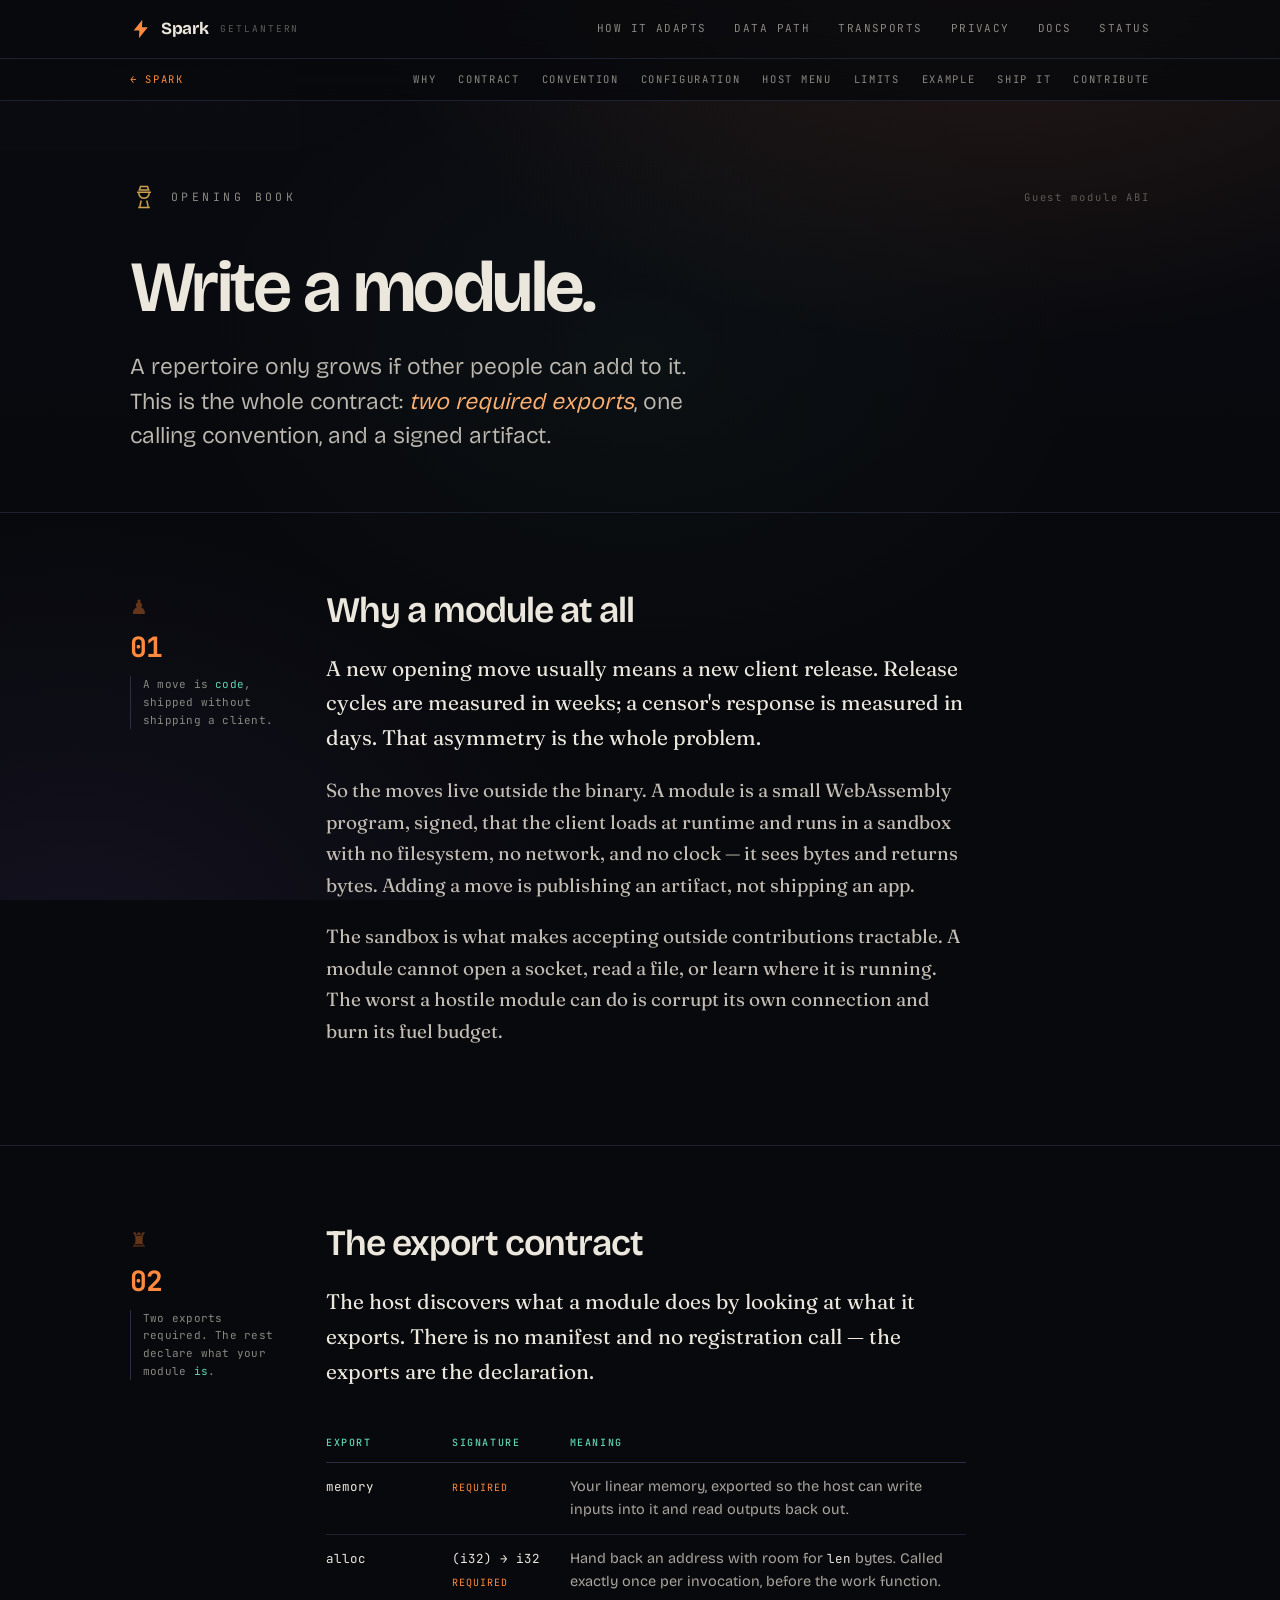
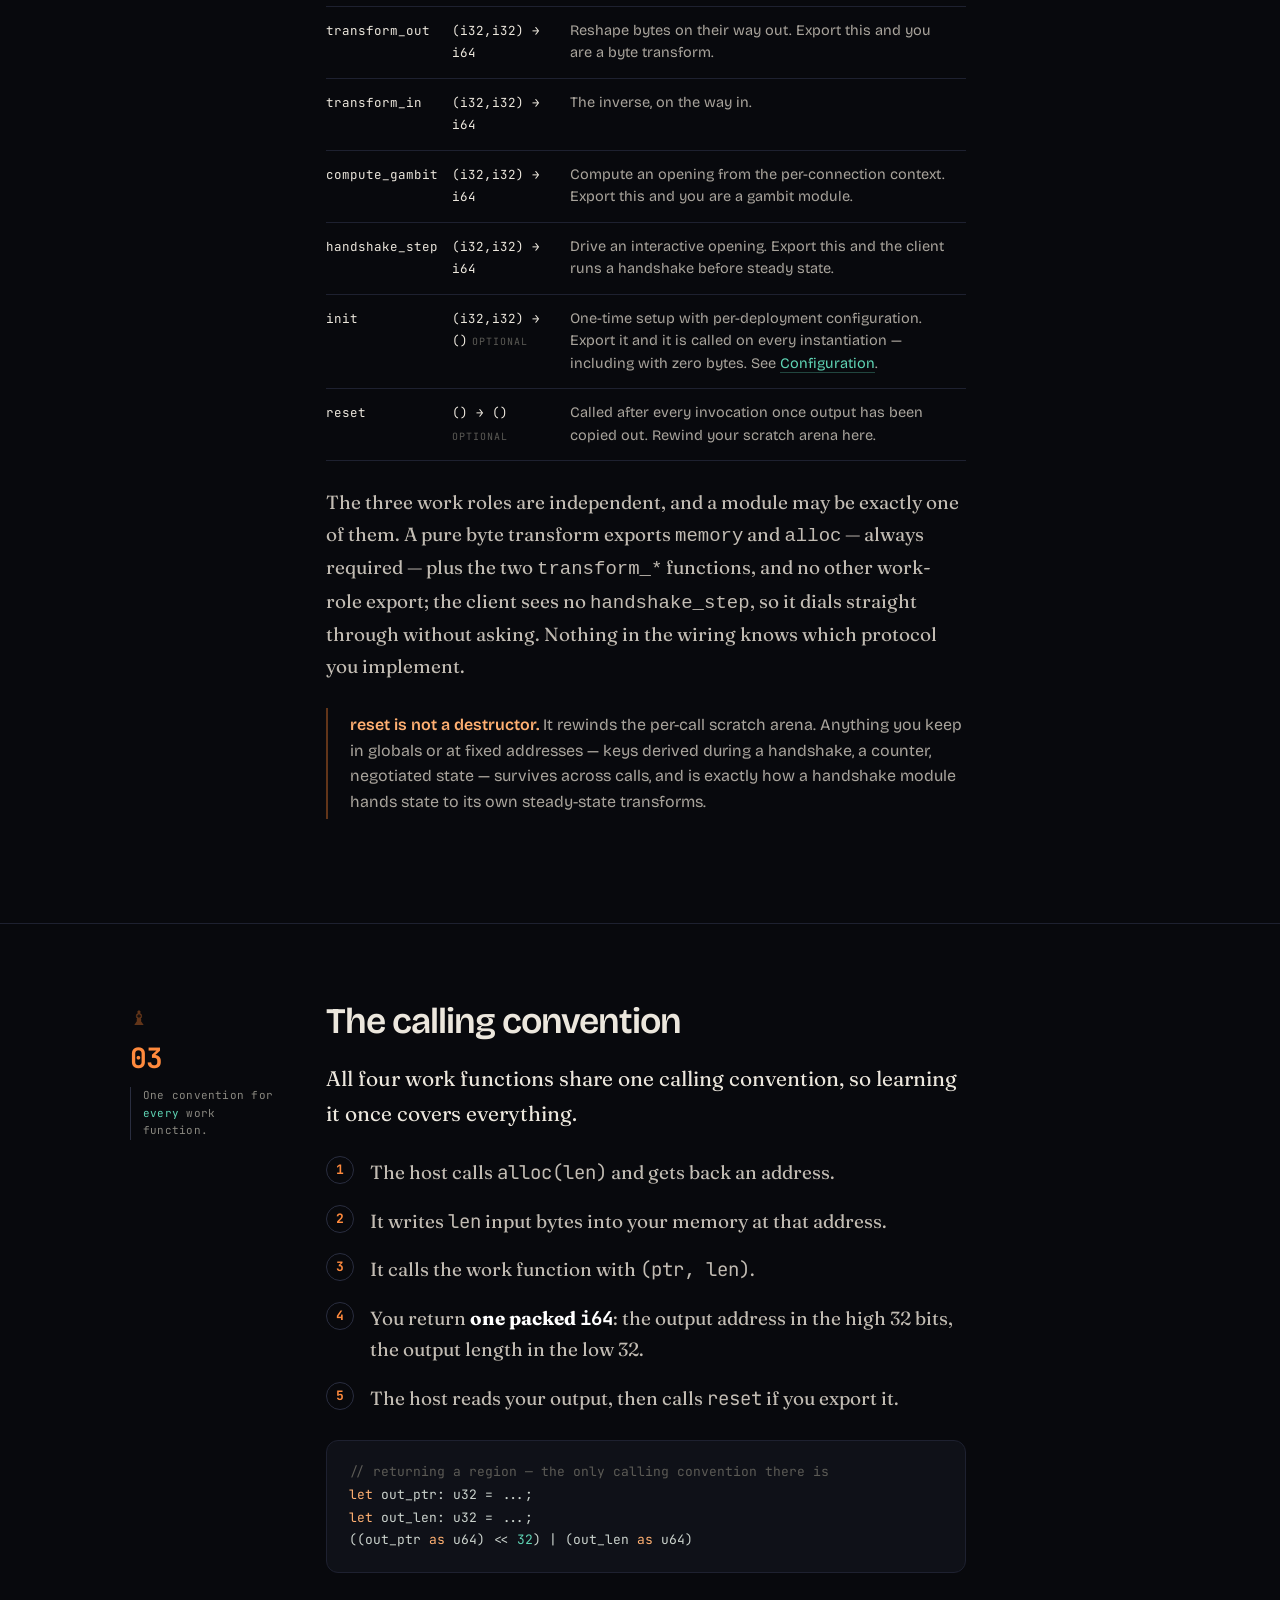
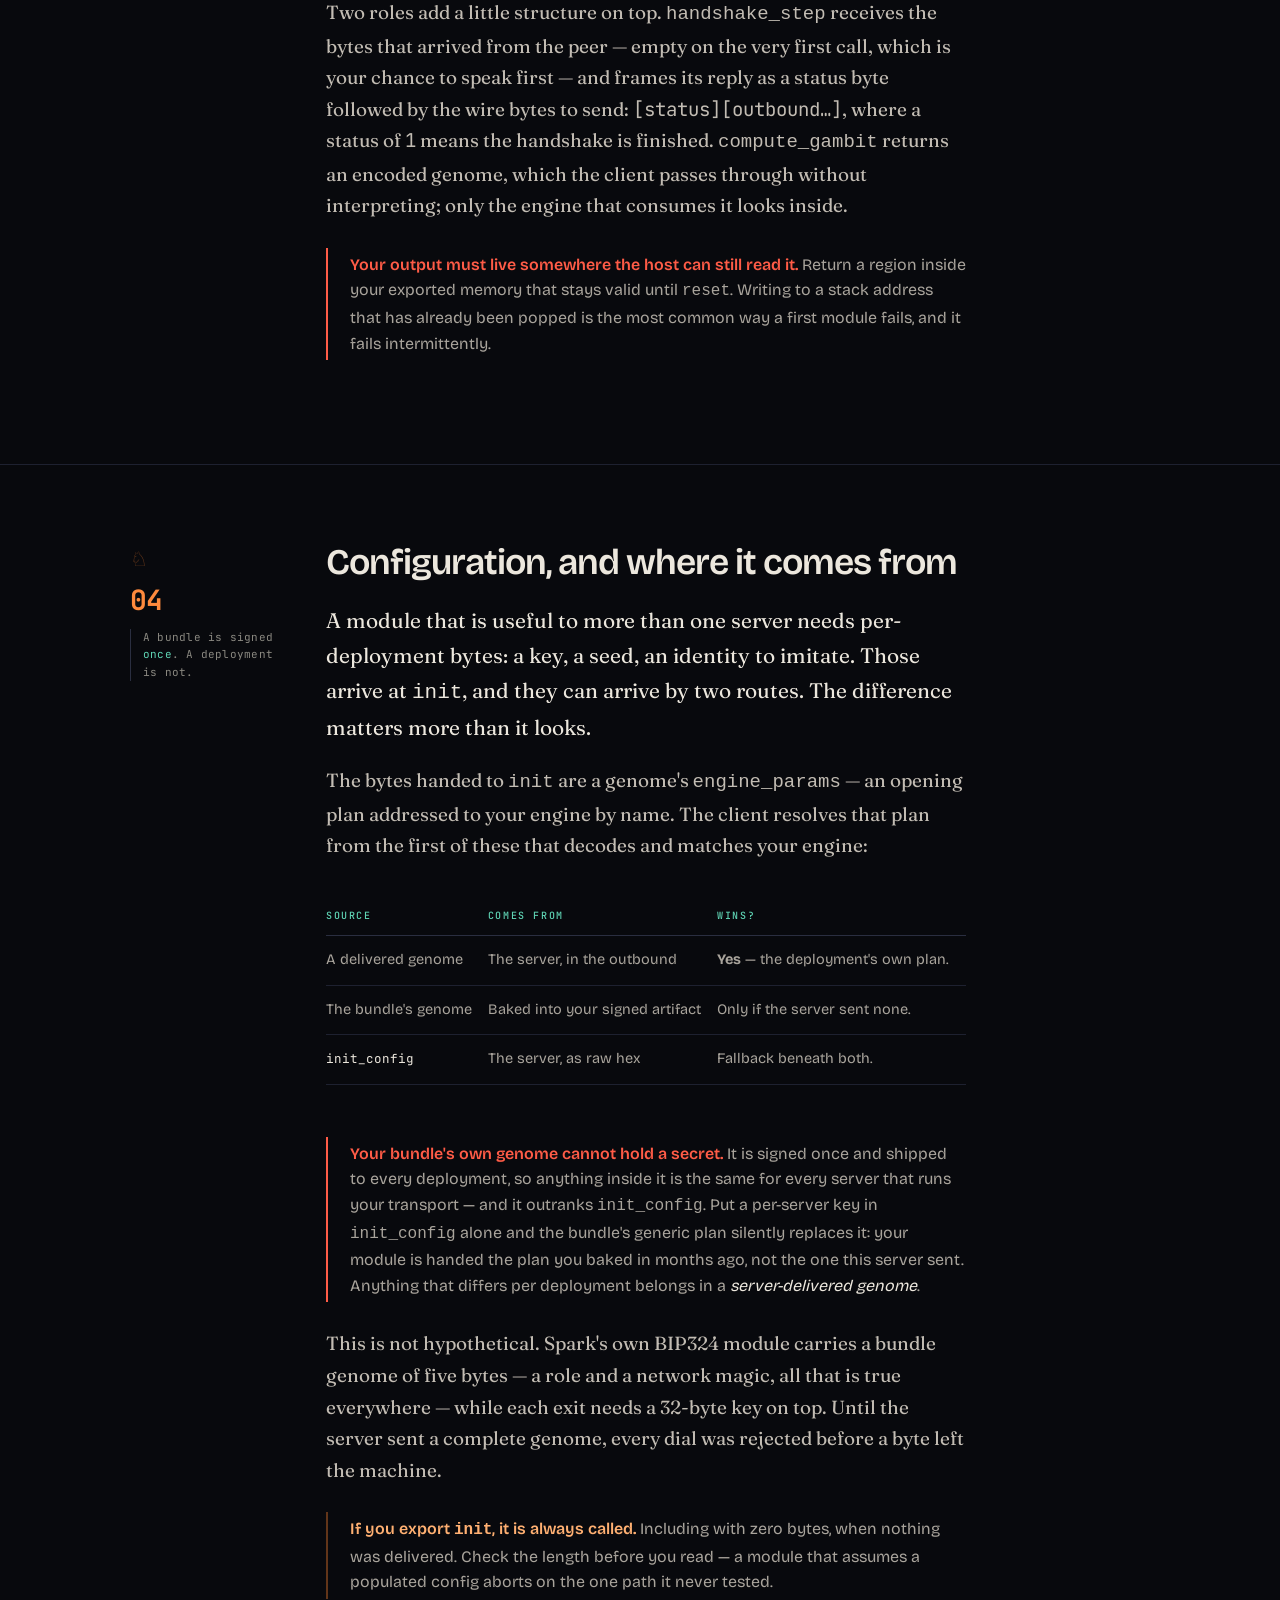
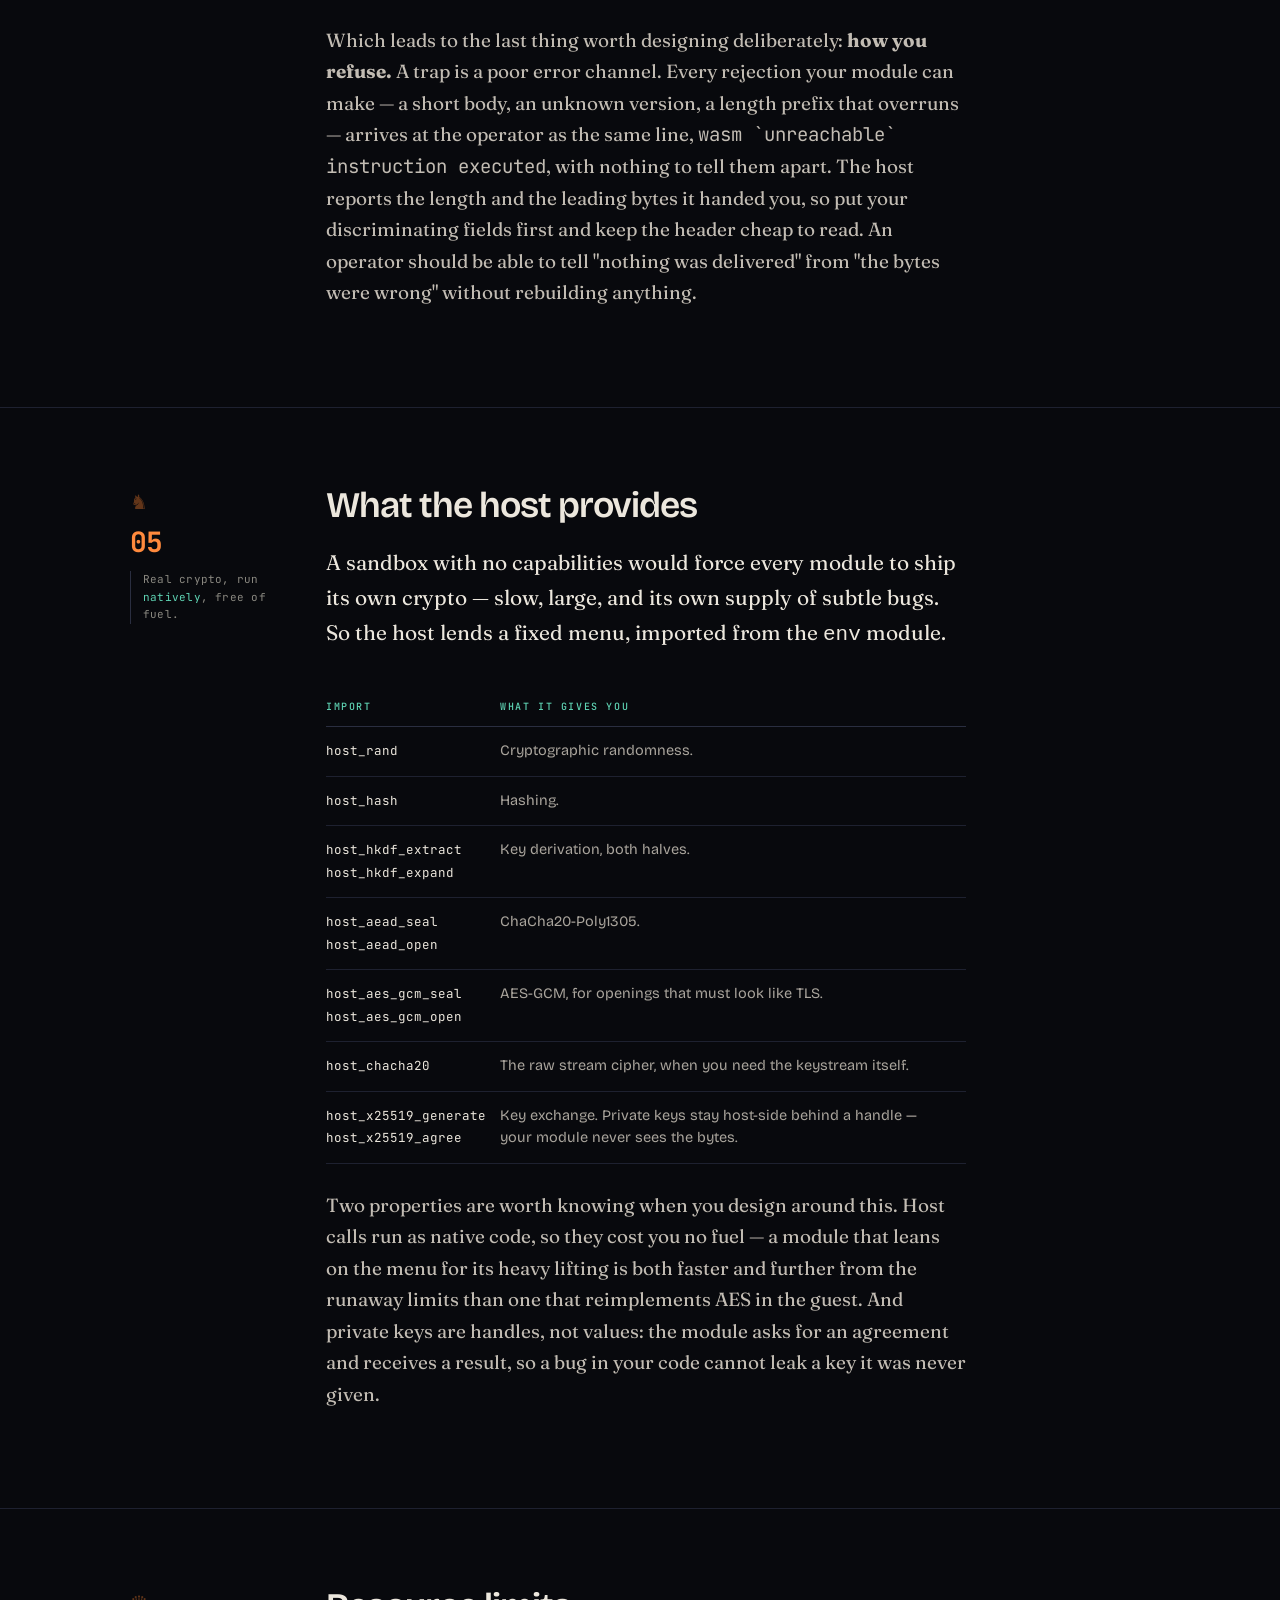
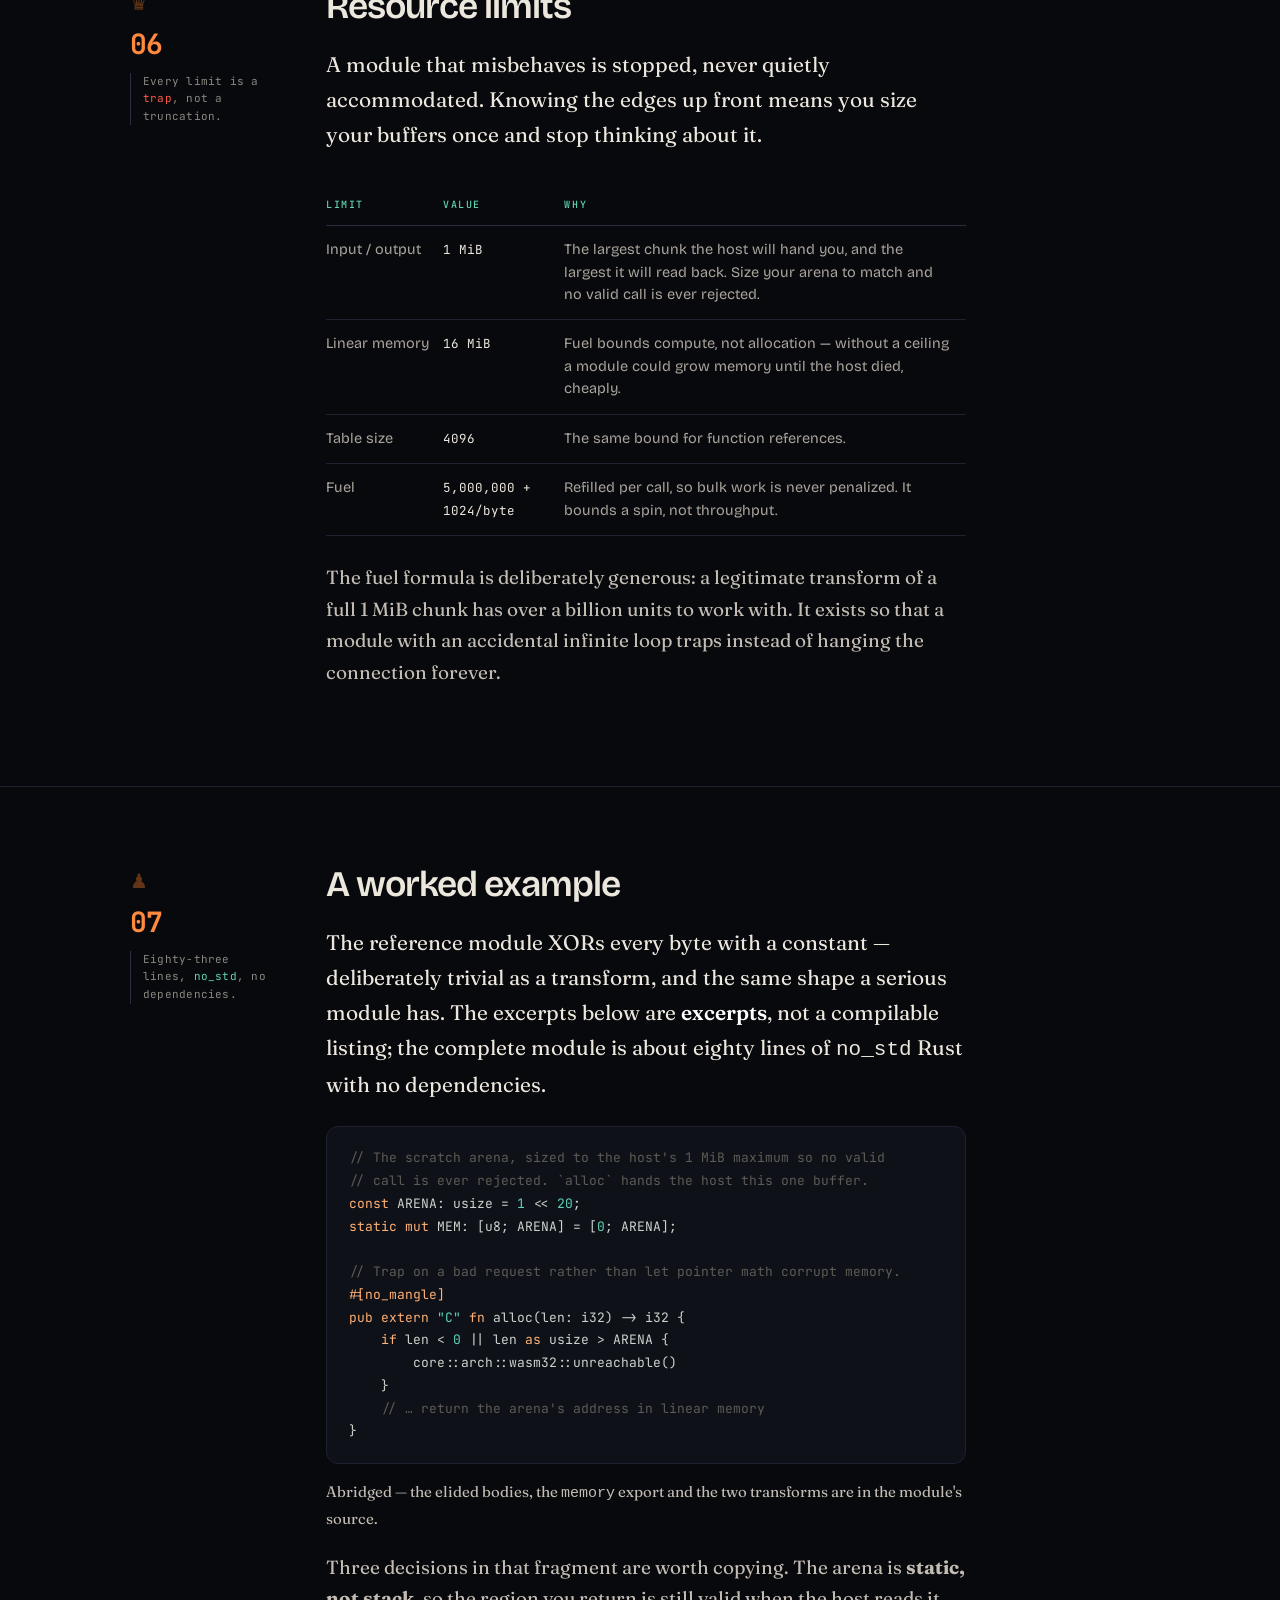
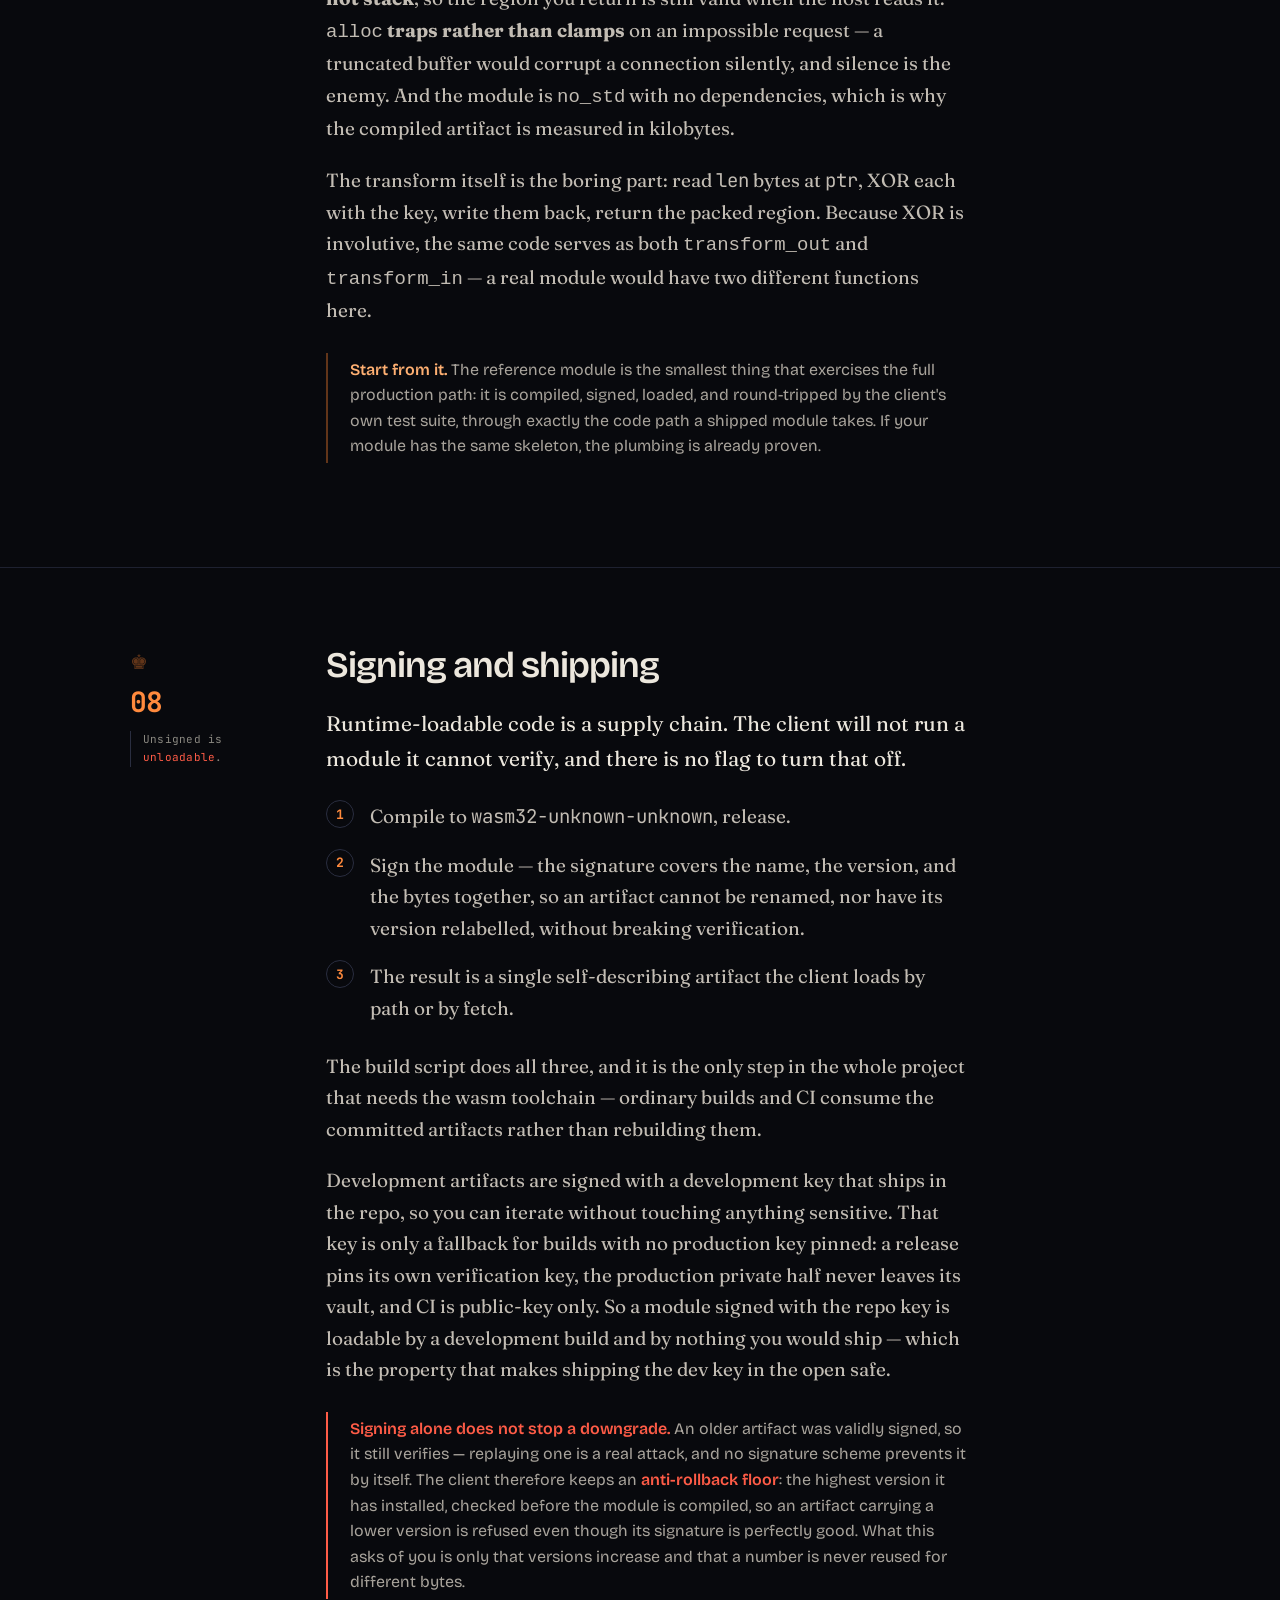
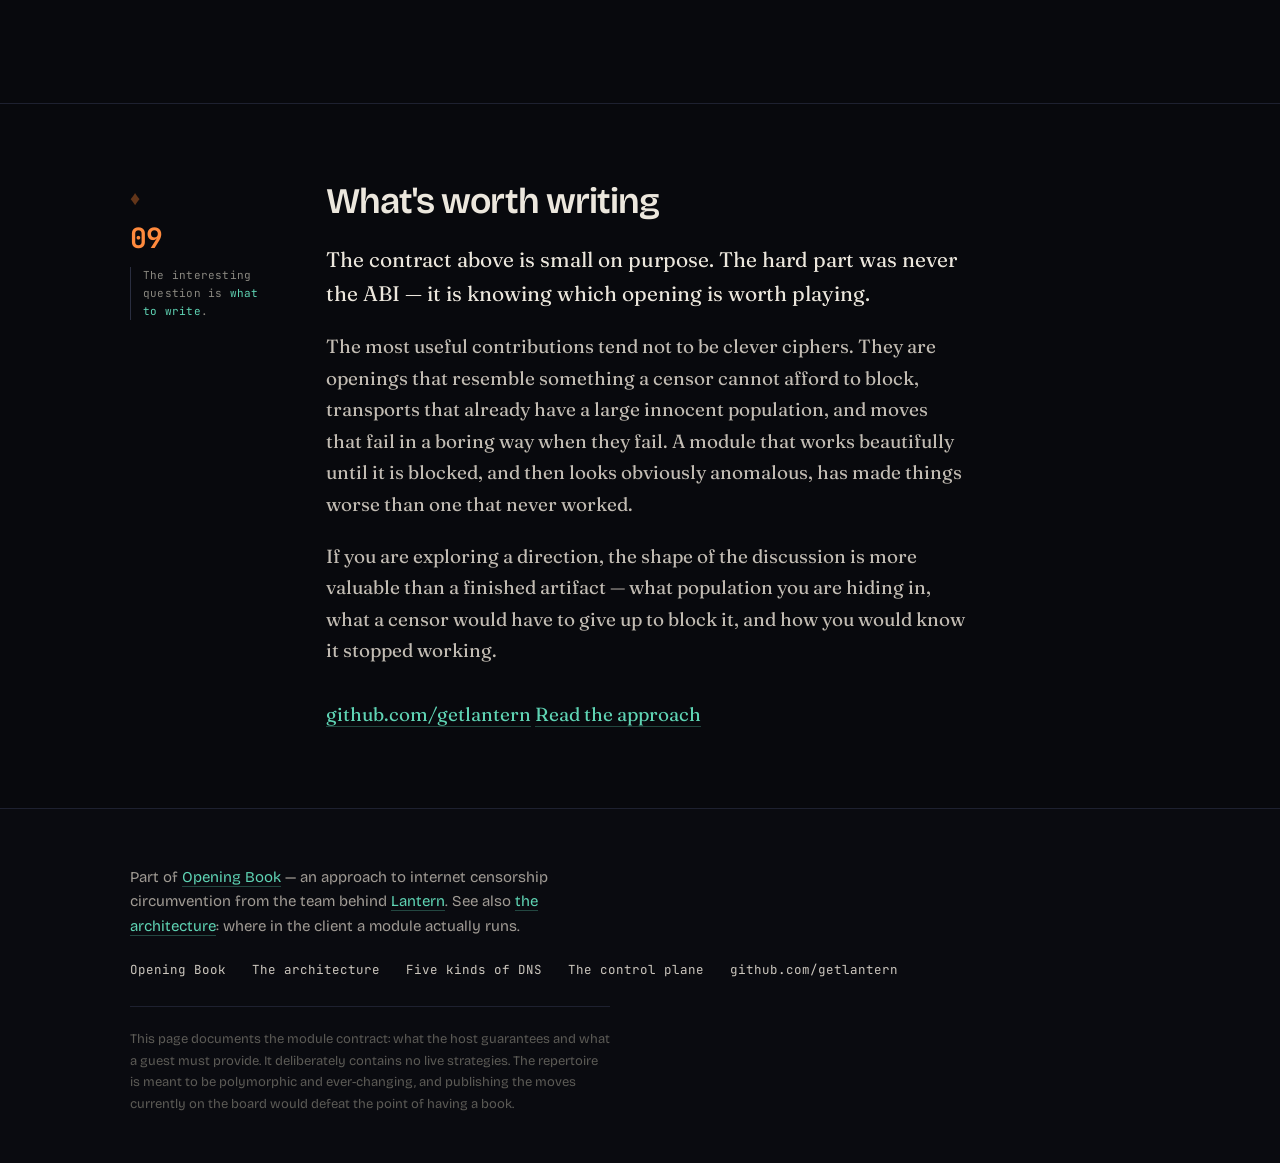
<file: modules.html>
<!doctype html>
<html lang="en">
<head>
<meta charset="utf-8" />
<meta name="viewport" content="width=device-width, initial-scale=1" />
<title>Write a module — Opening Book</title>
<meta name="description" content="The guest-module contract behind Opening Book: a small WebAssembly ABI for contributing new opening moves. Exports, calling convention, the host crypto menu, resource limits, and a complete worked example." />
<meta property="og:title" content="Write a module — Opening Book" />
<meta property="og:description" content="A repertoire only grows if other people can add to it. This is the contract: four exports, one calling convention, and a signed artifact." />
<link rel="canonical" href="https://spark.lantern.io/modules">
<meta property="og:url" content="https://spark.lantern.io/modules">
<meta property="og:type" content="website">
<meta property="og:site_name" content="Spark">
<meta property="og:image" content="https://spark.lantern.io/assets/og.png">
<meta property="og:image:width" content="1200">
<meta property="og:image:height" content="630">
<meta name="twitter:card" content="summary_large_image">
<meta name="twitter:image" content="https://spark.lantern.io/assets/og.png">
<link rel="icon" href="assets/favicon.svg" type="image/svg+xml">
<link rel="apple-touch-icon" href="assets/favicon.svg">
<link rel="preconnect" href="https://fonts.googleapis.com">
<link rel="preconnect" href="https://fonts.gstatic.com" crossorigin>
<link href="https://fonts.googleapis.com/css2?family=Bricolage+Grotesque:opsz,wght@12..96,300;12..96,400;12..96,600;12..96,700&family=Fraunces:ital,opsz,wght@0,9..144,300;0,9..144,400;0,9..144,500;1,9..144,300&family=JetBrains+Mono:wght@400;500;700&display=swap" rel="stylesheet">
<link rel="stylesheet" href="assets/site.css" />
<script src="assets/site.js" defer></script>
</head>
<body>
<div class="bg"></div><div class="board"></div>
<svg class="grain" aria-hidden="true" xmlns="http://www.w3.org/2000/svg"><filter id="n"><feTurbulence type="fractalNoise" baseFrequency=".9" numOctaves="2" stitchTiles="stitch"/></filter><rect width="100%" height="100%" filter="url(#n)"/></svg>

<nav class="topnav">
  <div class="in">
    <a class="brand" href="index.html">
      <svg viewBox="0 0 24 24" fill="none" aria-hidden="true">
        <path d="M13.4 2 4 13.6h6.2L9.8 22l9.6-11.8h-6.3z" fill="#ff8a3d"/>
      </svg>
      <b>Spark</b><span>getlantern</span>
    </a>
    <a class="nl" href="index.html#adapt">How it adapts</a>
    <a class="nl" href="index.html#path">Data path</a>
    <a class="nl" href="index.html#transports">Transports</a>
    <a class="nl" href="index.html#privacy">Privacy</a>
    <a class="nl" href="index.html#docs">Docs</a>
    <a class="nl" href="index.html#status">Status</a>
  </div>
</nav>

<nav class="subnav">
  <div class="in">
    <a class="home" href="index.html">← Spark</a>
    <a href="#why">Why</a>
    <a href="#contract">Contract</a>
    <a href="#convention">Convention</a>
    <a href="#config">Configuration</a>
    <a href="#menu">Host menu</a>
    <a href="#limits">Limits</a>
    <a href="#example">Example</a>
    <a href="#ship">Ship it</a>
    <a href="#contribute">Contribute</a>
  </div>
</nav>

<header style="min-height:auto; padding:82px 0 58px">
  <div class="wrap">
    <div class="crest">
      <svg viewBox="0 0 24 24" fill="none" stroke="#c9a04c" stroke-width="1.3" aria-hidden="true">
        <path d="M7 21h10M8.5 21c0-3 1-4 1-6M15.5 21c0-3-1-4-1-6M6 8h12M9 3h6l1 3H8zM7.5 8c0 4 2 5 4.5 5s4.5-1 4.5-5"/>
      </svg>
      <span class="wm">Opening Book</span>
      <span class="eco">Guest module ABI</span>
    </div>
    <h1 style="font-size:clamp(38px,6.6vw,72px)">Write a <b>module</b>.</h1>
    <p class="lede" style="max-width:38ch">A repertoire only grows if other people can add to it. This is the whole contract: <i>two required exports</i>, one calling convention, and a signed artifact.</p>
  </div>
</header>

<section id="why">
  <div class="spread">
    <div class="rail"><span class="piece">♟</span><div class="no">01</div>
      <div class="ann">A move is <span class="s">code</span>, shipped without shipping a client.</div></div>
    <div class="body">
      <h2>Why a module at all</h2>
      <p class="lead">A new opening move usually means a new client release. Release cycles are measured in weeks; a censor's response is measured in days. That asymmetry is the whole problem.</p>
      <p>So the moves live outside the binary. A module is a small WebAssembly program, signed, that the client loads at runtime and runs in a sandbox with no filesystem, no network, and no clock — it sees bytes and returns bytes. Adding a move is publishing an artifact, not shipping an app.</p>
      <p>The sandbox is what makes accepting outside contributions tractable. A module cannot open a socket, read a file, or learn where it is running. The worst a hostile module can do is corrupt its own connection and burn its fuel budget.</p>
    </div>
  </div>
</section>

<section id="contract">
  <div class="spread">
    <div class="rail"><span class="piece">♜</span><div class="no">02</div>
      <div class="ann">Two exports required. The rest declare what your module <span class="s">is</span>.</div></div>
    <div class="body">
      <h2>The export contract</h2>
      <p class="lead">The host discovers what a module does by looking at what it exports. There is no manifest and no registration call — the exports are the declaration.</p>

      <div class="scrollx"><table class="abi">
        <tr><th>Export</th><th>Signature</th><th>Meaning</th></tr>
        <tr><td><code>memory</code></td><td><span class="req">required</span></td>
            <td>Your linear memory, exported so the host can write inputs into it and read outputs back out.</td></tr>
        <tr><td><code>alloc</code></td><td><code>(i32) → i32</code> <span class="req">required</span></td>
            <td>Hand back an address with room for <code>len</code> bytes. Called exactly once per invocation, before the work function.</td></tr>
        <tr><td><code>transform_out</code></td><td><code>(i32,i32) → i64</code></td>
            <td>Reshape bytes on their way out. Export this and you are a byte transform.</td></tr>
        <tr><td><code>transform_in</code></td><td><code>(i32,i32) → i64</code></td>
            <td>The inverse, on the way in.</td></tr>
        <tr><td><code>compute_gambit</code></td><td><code>(i32,i32) → i64</code></td>
            <td>Compute an opening from the per-connection context. Export this and you are a gambit module.</td></tr>
        <tr><td><code>handshake_step</code></td><td><code>(i32,i32) → i64</code></td>
            <td>Drive an interactive opening. Export this and the client runs a handshake before steady state.</td></tr>
        <tr><td><code>init</code></td><td><code>(i32,i32) → ()</code> <span class="opt">optional</span></td>
            <td>One-time setup with per-deployment configuration. Export it and it is called on every instantiation — including with zero bytes. See <a href="#config">Configuration</a>.</td></tr>
        <tr><td><code>reset</code></td><td><code>() → ()</code> <span class="opt">optional</span></td>
            <td>Called after every invocation once output has been copied out. Rewind your scratch arena here.</td></tr>
      </table></div>

      <p>The three work roles are independent, and a module may be exactly one of them. A pure byte transform exports <code>memory</code> and <code>alloc</code> — always required — plus the two <code>transform_*</code> functions, and no other work-role export; the client sees no <code>handshake_step</code>, so it dials straight through without asking. Nothing in the wiring knows which protocol you implement.</p>

      <div class="note"><b>reset is not a destructor.</b> It rewinds the per-call scratch arena. Anything you keep in globals or at fixed addresses — keys derived during a handshake, a counter, negotiated state — survives across calls, and is exactly how a handshake module hands state to its own steady-state transforms.</div>
    </div>
  </div>
</section>

<section id="convention">
  <div class="spread">
    <div class="rail"><span class="piece">♝</span><div class="no">03</div>
      <div class="ann">One convention for <span class="s">every</span> work function.</div></div>
    <div class="body">
      <h2>The calling convention</h2>
      <p class="lead">All four work functions share one calling convention, so learning it once covers everything.</p>

      <ol class="steps">
        <li>The host calls <code class="mono">alloc(len)</code> and gets back an address.</li>
        <li>It writes <code class="mono">len</code> input bytes into your memory at that address.</li>
        <li>It calls the work function with <code class="mono">(ptr, len)</code>.</li>
        <li>You return <b>one packed <code class="mono">i64</code></b>: the output address in the high 32 bits, the output length in the low 32.</li>
        <li>The host reads your output, then calls <code class="mono">reset</code> if you export it.</li>
      </ol>

      <div class="code"><span class="c">// returning a region — the only calling convention there is</span>
<span class="k">let</span> out_ptr: u32 = ...;
<span class="k">let</span> out_len: u32 = ...;
((out_ptr <span class="k">as</span> u64) &lt;&lt; <span class="s">32</span>) | (out_len <span class="k">as</span> u64)</div>

      <p>Two roles add a little structure on top. <code>handshake_step</code> receives the bytes that arrived from the peer — empty on the very first call, which is your chance to speak first — and frames its reply as a status byte followed by the wire bytes to send: <code class="mono">[status][outbound…]</code>, where a status of <code class="mono">1</code> means the handshake is finished. <code>compute_gambit</code> returns an encoded genome, which the client passes through without interpreting; only the engine that consumes it looks inside.</p>

      <div class="note warn"><b>Your output must live somewhere the host can still read it.</b> Return a region inside your exported memory that stays valid until <code>reset</code>. Writing to a stack address that has already been popped is the most common way a first module fails, and it fails intermittently.</div>
    </div>
  </div>
</section>

<section id="config">
  <div class="spread">
    <div class="rail"><span class="piece">♘</span><div class="no">04</div>
      <div class="ann">A bundle is signed <span class="s">once</span>. A deployment is not.</div></div>
    <div class="body">
      <h2>Configuration, and where it comes from</h2>
      <p class="lead">A module that is useful to more than one server needs per-deployment bytes: a key, a seed, an identity to imitate. Those arrive at <code>init</code>, and they can arrive by two routes. The difference matters more than it looks.</p>

      <p>The bytes handed to <code>init</code> are a genome's <code>engine_params</code> — an opening plan addressed to your engine by name. The client resolves that plan from the first of these that decodes and matches your engine:</p>

      <div class="scrollx"><table class="abi">
        <tr><th>Source</th><th>Comes from</th><th>Wins?</th></tr>
        <tr><td>A delivered genome</td><td>The server, in the outbound</td><td><b>Yes</b> — the deployment's own plan.</td></tr>
        <tr><td>The bundle's genome</td><td>Baked into your signed artifact</td><td>Only if the server sent none.</td></tr>
        <tr><td><code>init_config</code></td><td>The server, as raw hex</td><td>Fallback beneath both.</td></tr>
      </table></div>

      <div class="note warn"><b>Your bundle's own genome cannot hold a secret.</b> It is signed once and shipped to every deployment, so anything inside it is the same for every server that runs your transport — and it outranks <code>init_config</code>. Put a per-server key in <code>init_config</code> alone and the bundle's generic plan silently replaces it: your module is handed the plan you baked in months ago, not the one this server sent. Anything that differs per deployment belongs in a <em>server-delivered genome</em>.</div>

      <p>This is not hypothetical. Spark's own BIP324 module carries a bundle genome of five bytes — a role and a network magic, all that is true everywhere — while each exit needs a 32-byte key on top. Until the server sent a complete genome, every dial was rejected before a byte left the machine.</p>

      <div class="note"><b>If you export <code>init</code>, it is always called.</b> Including with zero bytes, when nothing was delivered. Check the length before you read — a module that assumes a populated config aborts on the one path it never tested.</div>

      <p>Which leads to the last thing worth designing deliberately: <b>how you refuse.</b> A trap is a poor error channel. Every rejection your module can make — a short body, an unknown version, a length prefix that overruns — arrives at the operator as the same line, <code class="mono">wasm `unreachable` instruction executed</code>, with nothing to tell them apart. The host reports the length and the leading bytes it handed you, so put your discriminating fields first and keep the header cheap to read. An operator should be able to tell "nothing was delivered" from "the bytes were wrong" without rebuilding anything.</p>
    </div>
  </div>
</section>

<section id="menu">
  <div class="spread">
    <div class="rail"><span class="piece">♞</span><div class="no">05</div>
      <div class="ann">Real crypto, run <span class="s">natively</span>, free of fuel.</div></div>
    <div class="body">
      <h2>What the host provides</h2>
      <p class="lead">A sandbox with no capabilities would force every module to ship its own crypto — slow, large, and its own supply of subtle bugs. So the host lends a fixed menu, imported from the <code>env</code> module.</p>

      <div class="scrollx"><table class="abi">
        <tr><th>Import</th><th>What it gives you</th></tr>
        <tr><td><code>host_rand</code></td><td>Cryptographic randomness.</td></tr>
        <tr><td><code>host_hash</code></td><td>Hashing.</td></tr>
        <tr><td><code>host_hkdf_extract</code><br /><code>host_hkdf_expand</code></td><td>Key derivation, both halves.</td></tr>
        <tr><td><code>host_aead_seal</code><br /><code>host_aead_open</code></td><td>ChaCha20-Poly1305.</td></tr>
        <tr><td><code>host_aes_gcm_seal</code><br /><code>host_aes_gcm_open</code></td><td>AES-GCM, for openings that must look like TLS.</td></tr>
        <tr><td><code>host_chacha20</code></td><td>The raw stream cipher, when you need the keystream itself.</td></tr>
        <tr><td><code>host_x25519_generate</code><br /><code>host_x25519_agree</code></td><td>Key exchange. Private keys stay host-side behind a handle — your module never sees the bytes.</td></tr>
      </table></div>

      <p>Two properties are worth knowing when you design around this. Host calls run as native code, so they cost you no fuel — a module that leans on the menu for its heavy lifting is both faster and further from the runaway limits than one that reimplements AES in the guest. And private keys are handles, not values: the module asks for an agreement and receives a result, so a bug in your code cannot leak a key it was never given.</p>
    </div>
  </div>
</section>

<section id="limits">
  <div class="spread">
    <div class="rail"><span class="piece">♛</span><div class="no">06</div>
      <div class="ann">Every limit is a <span class="b">trap</span>, not a truncation.</div></div>
    <div class="body">
      <h2>Resource limits</h2>
      <p class="lead">A module that misbehaves is stopped, never quietly accommodated. Knowing the edges up front means you size your buffers once and stop thinking about it.</p>

      <div class="scrollx"><table class="abi">
        <tr><th>Limit</th><th>Value</th><th>Why</th></tr>
        <tr><td>Input / output</td><td><code>1 MiB</code></td>
            <td>The largest chunk the host will hand you, and the largest it will read back. Size your arena to match and no valid call is ever rejected.</td></tr>
        <tr><td>Linear memory</td><td><code>16 MiB</code></td>
            <td>Fuel bounds compute, not allocation — without a ceiling a module could grow memory until the host died, cheaply.</td></tr>
        <tr><td>Table size</td><td><code>4096</code></td>
            <td>The same bound for function references.</td></tr>
        <tr><td>Fuel</td><td><code>5,000,000 + 1024/byte</code></td>
            <td>Refilled per call, so bulk work is never penalized. It bounds a spin, not throughput.</td></tr>
      </table></div>

      <p>The fuel formula is deliberately generous: a legitimate transform of a full 1 MiB chunk has over a billion units to work with. It exists so that a module with an accidental infinite loop traps instead of hanging the connection forever.</p>
    </div>
  </div>
</section>

<section id="example">
  <div class="spread">
    <div class="rail"><span class="piece">♟</span><div class="no">07</div>
      <div class="ann">Eighty-three lines, <span class="s">no_std</span>, no dependencies.</div></div>
    <div class="body">
      <h2>A worked example</h2>
      <p class="lead">The reference module XORs every byte with a constant — deliberately trivial as a transform, and the same shape a serious module has. The excerpts below are <strong>excerpts</strong>, not a compilable listing; the complete module is about eighty lines of <code>no_std</code> Rust with no dependencies.</p>

      <div class="code"><span class="c">// The scratch arena, sized to the host's 1 MiB maximum so no valid</span>
<span class="c">// call is ever rejected. `alloc` hands the host this one buffer.</span>
<span class="k">const</span> ARENA: usize = <span class="s">1</span> &lt;&lt; <span class="s">20</span>;
<span class="k">static mut</span> MEM: [u8; ARENA] = [<span class="s">0</span>; ARENA];

<span class="c">// Trap on a bad request rather than let pointer math corrupt memory.</span>
<span class="k">#[no_mangle]</span>
<span class="k">pub extern</span> <span class="s">"C"</span> <span class="k">fn</span> alloc(len: i32) -&gt; i32 {
    <span class="k">if</span> len &lt; <span class="s">0</span> || len <span class="k">as</span> usize &gt; ARENA {
        core::arch::wasm32::unreachable()
    }
    <span class="c">// … return the arena's address in linear memory</span>
}</div>
      <p class="dim" style="font-size:15px;margin-top:-8px">Abridged — the elided bodies, the <code>memory</code> export and the two transforms are in the module's source.</p>

      <p>Three decisions in that fragment are worth copying. The arena is <b>static, not stack</b>, so the region you return is still valid when the host reads it. <code>alloc</code> <b>traps rather than clamps</b> on an impossible request — a truncated buffer would corrupt a connection silently, and silence is the enemy. And the module is <code>no_std</code> with no dependencies, which is why the compiled artifact is measured in kilobytes.</p>

      <p>The transform itself is the boring part: read <code class="mono">len</code> bytes at <code class="mono">ptr</code>, XOR each with the key, write them back, return the packed region. Because XOR is involutive, the same code serves as both <code>transform_out</code> and <code>transform_in</code> — a real module would have two different functions here.</p>

      <div class="note"><b>Start from it.</b> The reference module is the smallest thing that exercises the full production path: it is compiled, signed, loaded, and round-tripped by the client's own test suite, through exactly the code path a shipped module takes. If your module has the same skeleton, the plumbing is already proven.</div>
    </div>
  </div>
</section>

<section id="ship">
  <div class="spread">
    <div class="rail"><span class="piece">♚</span><div class="no">08</div>
      <div class="ann">Unsigned is <span class="b">unloadable</span>.</div></div>
    <div class="body">
      <h2>Signing and shipping</h2>
      <p class="lead">Runtime-loadable code is a supply chain. The client will not run a module it cannot verify, and there is no flag to turn that off.</p>

      <ol class="steps">
        <li>Compile to <code class="mono">wasm32-unknown-unknown</code>, release.</li>
        <li>Sign the module — the signature covers the name, the version, and the bytes together, so an artifact cannot be renamed, nor have its version relabelled, without breaking verification.</li>
        <li>The result is a single self-describing artifact the client loads by path or by fetch.</li>
      </ol>

      <p>The build script does all three, and it is the only step in the whole project that needs the wasm toolchain — ordinary builds and CI consume the committed artifacts rather than rebuilding them.</p>
      <p>Development artifacts are signed with a development key that ships in the repo, so you can iterate without touching anything sensitive. That key is only a fallback for builds with no production key pinned: a release pins its own verification key, the production private half never leaves its vault, and CI is public-key only. So a module signed with the repo key is loadable by a development build and by nothing you would ship — which is the property that makes shipping the dev key in the open safe.</p>

      <div class="note warn"><b>Signing alone does not stop a downgrade.</b> An older artifact was validly signed, so it still verifies — replaying one is a real attack, and no signature scheme prevents it by itself. The client therefore keeps an <b>anti-rollback floor</b>: the highest version it has installed, checked before the module is compiled, so an artifact carrying a lower version is refused even though its signature is perfectly good. What this asks of you is only that versions increase and that a number is never reused for different bytes.</div>
    </div>
  </div>
</section>

<section id="contribute">
  <div class="spread">
    <div class="rail"><span class="piece">♦</span><div class="no">09</div>
      <div class="ann">The interesting question is <span class="s">what to write</span>.</div></div>
    <div class="body">
      <h2>What's worth writing</h2>
      <p class="lead">The contract above is small on purpose. The hard part was never the ABI — it is knowing which opening is worth playing.</p>
      <p>The most useful contributions tend not to be clever ciphers. They are openings that resemble something a censor cannot afford to block, transports that already have a large innocent population, and moves that fail in a boring way when they fail. A module that works beautifully until it is blocked, and then looks obviously anomalous, has made things worse than one that never worked.</p>
      <p>If you are exploring a direction, the shape of the discussion is more valuable than a finished artifact — what population you are hiding in, what a censor would have to give up to block it, and how you would know it stopped working.</p>
      <div class="links" style="margin-top:32px">
        <a href="https://github.com/getlantern">github.com/getlantern</a>
        <a href="book.html">Read the approach</a>
      </div>
    </div>
  </div>
</section>

<footer>
  <div class="wrap">
    <p>Part of <a href="book.html">Opening Book</a> — an approach to internet censorship circumvention from the team behind <a href="https://lantern.io">Lantern</a>. See also <a href="architecture.html">the architecture</a>: where in the client a module actually runs.</p>
    <div class="links">
      <a href="book.html">Opening Book</a>
      <a href="architecture.html">The architecture</a>
      <a href="dns.html">Five kinds of DNS</a>
      <a href="ipc.html">The control plane</a>
      <a href="https://github.com/getlantern">github.com/getlantern</a>
    </div>
    <p class="fine">This page documents the module contract: what the host guarantees and what a guest must provide. It deliberately contains no live strategies. The repertoire is meant to be polymorphic and ever-changing, and publishing the moves currently on the board would defeat the point of having a book.</p>
  </div>
</footer>

</body>
</html>
</file>
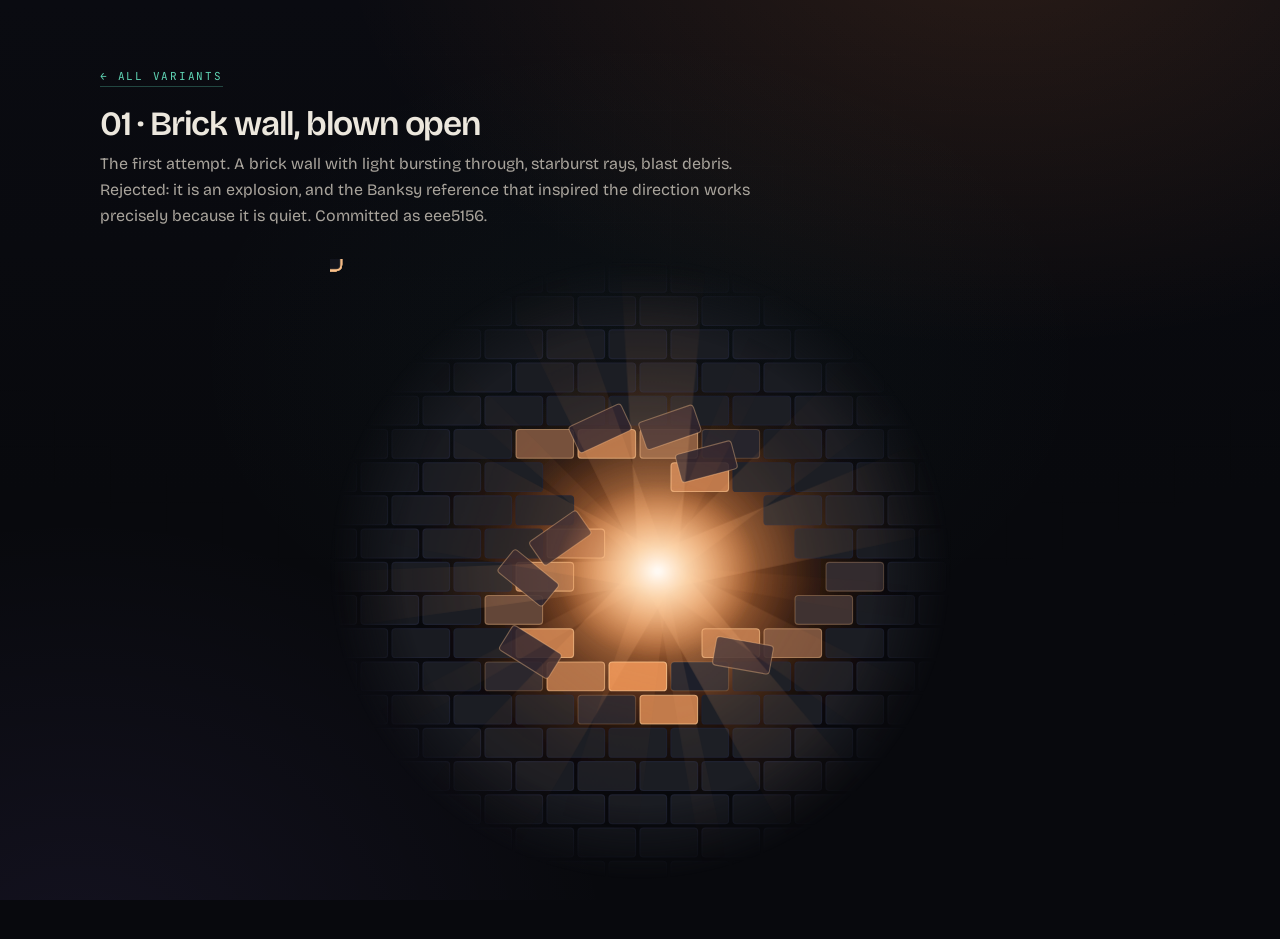
<file: hero-variants/01-brick-explosion.html>
<!doctype html><html lang="en"><head><meta charset="utf-8">
<meta name="viewport" content="width=device-width,initial-scale=1">
<title>01 · Brick wall, blown open — Spark hero variants</title>
<link rel="preconnect" href="https://fonts.googleapis.com"><link rel="preconnect" href="https://fonts.gstatic.com" crossorigin>
<link href="https://fonts.googleapis.com/css2?family=Bricolage+Grotesque:opsz,wght@12..96,400;12..96,600&family=JetBrains+Mono:wght@400;500&display=swap" rel="stylesheet">
<link rel="stylesheet" href="../assets/site.css">
<style>
  body{padding:60px 30px}
  .hd{max-width:1080px;margin:0 auto 30px}
  .hd h1{font-size:34px;margin-bottom:10px}
  .hd p{color:#a9a49c;max-width:70ch;font-size:16px}
  .hd .back{font-family:"JetBrains Mono",monospace;font-size:11px;letter-spacing:.16em;text-transform:uppercase;display:inline-block;margin-bottom:20px}
  .stage{max-width:620px;margin:0 auto}
</style></head><body>
<div class="bg"></div><div class="board"></div>
<div class="hd">
  <a class="back" href="index.html">← all variants</a>
  <h1>01 · Brick wall, blown open</h1>
  <p>The first attempt. A brick wall with light bursting through, starburst rays, blast debris. Rejected: it is an explosion, and the Banksy reference that inspired the direction works precisely because it is quiet. Committed as eee5156.</p>
</div>
<div class="stage"><div class="breach"><svg viewBox="0 0 560 560" class="breach-svg" role="img" aria-label="A dark brick wall breached in the middle, light pouring through the opening, packets escaping through the gap.">
<defs><radialGradient id="bglow"><stop offset="0%" stop-color="#fff6e9" stop-opacity=".97"/><stop offset="16%" stop-color="#ffc48c" stop-opacity=".9"/><stop offset="40%" stop-color="#ff8a3d" stop-opacity=".5"/><stop offset="70%" stop-color="#c2521a" stop-opacity=".16"/><stop offset="100%" stop-color="#8a2f0c" stop-opacity="0"/></radialGradient><radialGradient id="bcore"><stop offset="0%" stop-color="#ffffff" stop-opacity=".99"/><stop offset="30%" stop-color="#ffdcb4" stop-opacity=".7"/><stop offset="100%" stop-color="#ff8a3d" stop-opacity="0"/></radialGradient><linearGradient id="ray" x1="0" y1="0" x2="1" y2="0"><stop offset="0%" stop-color="#ffd0a0" stop-opacity=".46"/><stop offset="55%" stop-color="#ff8a3d" stop-opacity=".11"/><stop offset="100%" stop-color="#ff8a3d" stop-opacity="0"/></linearGradient><radialGradient id="fade"><stop offset="0%" stop-color="#fff"/><stop offset="76%" stop-color="#fff"/><stop offset="100%" stop-color="#000"/></radialGradient><mask id="wallfade"><rect width="560" height="560" fill="url(#fade)"/></mask><radialGradient id="rayfade"><stop offset="0%" stop-color="#fff"/><stop offset="46%" stop-color="#fff"/><stop offset="100%" stop-color="#000"/></radialGradient><mask id="raymask"><rect width="560" height="560" fill="url(#rayfade)"/></mask><filter id="bsoft" x="-40%" y="-40%" width="180%" height="180%"><feGaussianBlur stdDeviation="13"/></filter><filter id="brim" x="-30%" y="-30%" width="160%" height="160%"><feGaussianBlur stdDeviation="2.2"/></filter></defs>
<g class="b-glow"><ellipse cx="296" cy="282" rx="212" ry="194" fill="url(#bglow)" filter="url(#bsoft)"/></g>
<g mask="url(#wallfade)"><g>
<rect x="0" y="-26" width="52" height="26" rx="3" fill="rgb(20,22,28)" stroke="#1e2130"/>
<rect x="56" y="-26" width="52" height="26" rx="3" fill="rgb(20,22,28)" stroke="#1e2130"/>
<rect x="112" y="-26" width="52" height="26" rx="3" fill="rgb(20,22,28)" stroke="#1e2130"/>
<rect x="168" y="-26" width="52" height="26" rx="3" fill="rgb(20,22,28)" stroke="#1e2130"/>
<rect x="224" y="-26" width="52" height="26" rx="3" fill="rgb(21,23,29)" stroke="#1e2130"/>
<rect x="280" y="-26" width="52" height="26" rx="3" fill="rgb(21,23,29)" stroke="#1e2130"/>
<rect x="336" y="-26" width="52" height="26" rx="3" fill="rgb(21,23,29)" stroke="#1e2130"/>
<rect x="392" y="-26" width="52" height="26" rx="3" fill="rgb(20,22,28)" stroke="#1e2130"/>
<rect x="448" y="-26" width="52" height="26" rx="3" fill="rgb(20,22,28)" stroke="#1e2130"/>
<rect x="504" y="-26" width="52" height="26" rx="3" fill="rgb(20,22,28)" stroke="#1e2130"/>
<rect x="560" y="-26" width="52" height="26" rx="3" fill="rgb(20,22,28)" stroke="#1e2130"/>
<rect x="-28" y="4" width="52" height="26" rx="3" fill="rgb(20,22,28)" stroke="#1e2130"/>
<rect x="28" y="4" width="52" height="26" rx="3" fill="rgb(20,22,28)" stroke="#1e2130"/>
<rect x="84" y="4" width="52" height="26" rx="3" fill="rgb(20,22,28)" stroke="#1e2130"/>
<rect x="140" y="4" width="52" height="26" rx="3" fill="rgb(21,23,29)" stroke="#1e2130"/>
<rect x="196" y="4" width="52" height="26" rx="3" fill="rgb(22,24,30)" stroke="#1e2130"/>
<rect x="252" y="4" width="52" height="26" rx="3" fill="rgb(23,25,31)" stroke="#1e2130"/>
<rect x="308" y="4" width="52" height="26" rx="3" fill="rgb(23,25,31)" stroke="#1e2130"/>
<rect x="364" y="4" width="52" height="26" rx="3" fill="rgb(22,24,30)" stroke="#1e2130"/>
<rect x="420" y="4" width="52" height="26" rx="3" fill="rgb(21,23,29)" stroke="#1e2130"/>
<rect x="476" y="4" width="52" height="26" rx="3" fill="rgb(20,22,28)" stroke="#1e2130"/>
<rect x="532" y="4" width="52" height="26" rx="3" fill="rgb(20,22,28)" stroke="#1e2130"/>
<rect x="588" y="4" width="52" height="26" rx="3" fill="rgb(20,22,28)" stroke="#1e2130"/>
<rect x="0" y="34" width="52" height="26" rx="3" fill="rgb(20,22,28)" stroke="#1e2130"/>
<rect x="56" y="34" width="52" height="26" rx="3" fill="rgb(20,22,28)" stroke="#1e2130"/>
<rect x="112" y="34" width="52" height="26" rx="3" fill="rgb(22,24,30)" stroke="#1e2130"/>
<rect x="168" y="34" width="52" height="26" rx="3" fill="rgb(24,26,32)" stroke="#1e2130"/>
<rect x="224" y="34" width="52" height="26" rx="3" fill="rgb(24,26,32)" stroke="#1e2130"/>
<rect x="280" y="34" width="52" height="26" rx="3" fill="rgb(25,27,33)" stroke="#1e2130"/>
<rect x="336" y="34" width="52" height="26" rx="3" fill="rgb(24,26,32)" stroke="#1e2130"/>
<rect x="392" y="34" width="52" height="26" rx="3" fill="rgb(23,25,31)" stroke="#1e2130"/>
<rect x="448" y="34" width="52" height="26" rx="3" fill="rgb(21,23,29)" stroke="#1e2130"/>
<rect x="504" y="34" width="52" height="26" rx="3" fill="rgb(20,22,28)" stroke="#1e2130"/>
<rect x="560" y="34" width="52" height="26" rx="3" fill="rgb(20,22,28)" stroke="#1e2130"/>
<rect x="-28" y="64" width="52" height="26" rx="3" fill="rgb(20,22,28)" stroke="#1e2130"/>
<rect x="28" y="64" width="52" height="26" rx="3" fill="rgb(20,22,28)" stroke="#1e2130"/>
<rect x="84" y="64" width="52" height="26" rx="3" fill="rgb(22,24,30)" stroke="#1e2130"/>
<rect x="140" y="64" width="52" height="26" rx="3" fill="rgb(24,26,32)" stroke="#1e2130"/>
<rect x="196" y="64" width="52" height="26" rx="3" fill="rgb(26,28,34)" stroke="#1e2130"/>
<rect x="252" y="64" width="52" height="26" rx="3" fill="rgb(26,28,34)" stroke="#1e2130"/>
<rect x="308" y="64" width="52" height="26" rx="3" fill="rgb(26,28,34)" stroke="#1e2130"/>
<rect x="364" y="64" width="52" height="26" rx="3" fill="rgb(25,27,33)" stroke="#1e2130"/>
<rect x="420" y="64" width="52" height="26" rx="3" fill="rgb(24,26,32)" stroke="#1e2130"/>
<rect x="476" y="64" width="52" height="26" rx="3" fill="rgb(22,24,30)" stroke="#1e2130"/>
<rect x="532" y="64" width="52" height="26" rx="3" fill="rgb(20,22,28)" stroke="#1e2130"/>
<rect x="588" y="64" width="52" height="26" rx="3" fill="rgb(20,22,28)" stroke="#1e2130"/>
<rect x="0" y="94" width="52" height="26" rx="3" fill="rgb(20,22,28)" stroke="#1e2130"/>
<rect x="56" y="94" width="52" height="26" rx="3" fill="rgb(22,24,30)" stroke="#1e2130"/>
<rect x="112" y="94" width="52" height="26" rx="3" fill="rgb(25,27,33)" stroke="#1e2130"/>
<rect x="168" y="94" width="52" height="26" rx="3" fill="rgb(26,28,34)" stroke="#1e2130"/>
<rect x="224" y="94" width="52" height="26" rx="3" fill="rgb(28,30,36)" stroke="#1e2130"/>
<rect x="280" y="94" width="52" height="26" rx="3" fill="rgb(28,30,36)" stroke="#1e2130"/>
<rect x="336" y="94" width="52" height="26" rx="3" fill="rgb(27,29,35)" stroke="#1e2130"/>
<rect x="392" y="94" width="52" height="26" rx="3" fill="rgb(26,28,34)" stroke="#1e2130"/>
<rect x="448" y="94" width="52" height="26" rx="3" fill="rgb(24,26,32)" stroke="#1e2130"/>
<rect x="504" y="94" width="52" height="26" rx="3" fill="rgb(22,24,30)" stroke="#1e2130"/>
<rect x="560" y="94" width="52" height="26" rx="3" fill="rgb(20,22,28)" stroke="#1e2130"/>
<rect x="-28" y="124" width="52" height="26" rx="3" fill="rgb(20,22,28)" stroke="#1e2130"/>
<rect x="28" y="124" width="52" height="26" rx="3" fill="rgb(22,24,30)" stroke="#1e2130"/>
<rect x="84" y="124" width="52" height="26" rx="3" fill="rgb(25,27,33)" stroke="#1e2130"/>
<rect x="140" y="124" width="52" height="26" rx="3" fill="rgb(27,29,35)" stroke="#1e2130"/>
<rect x="196" y="124" width="52" height="26" rx="3" fill="rgb(29,31,37)" stroke="#1e2130"/>
<rect x="252" y="124" width="52" height="26" rx="3" fill="rgb(30,32,38)" stroke="#1e2130"/>
<rect x="308" y="124" width="52" height="26" rx="3" fill="rgb(29,31,37)" stroke="#1e2130"/>
<rect x="364" y="124" width="52" height="26" rx="3" fill="rgb(28,30,36)" stroke="#1e2130"/>
<rect x="420" y="124" width="52" height="26" rx="3" fill="rgb(26,28,34)" stroke="#1e2130"/>
<rect x="476" y="124" width="52" height="26" rx="3" fill="rgb(24,26,32)" stroke="#1e2130"/>
<rect x="532" y="124" width="52" height="26" rx="3" fill="rgb(21,23,29)" stroke="#1e2130"/>
<rect x="588" y="124" width="52" height="26" rx="3" fill="rgb(20,22,28)" stroke="#1e2130"/>
<rect x="0" y="154" width="52" height="26" rx="3" fill="rgb(21,23,29)" stroke="#1e2130"/>
<rect x="56" y="154" width="52" height="26" rx="3" fill="rgb(24,26,32)" stroke="#1e2130"/>
<rect x="112" y="154" width="52" height="26" rx="3" fill="rgb(27,29,35)" stroke="#1e2130"/>
<rect x="392" y="154" width="52" height="26" rx="3" fill="rgb(28,30,36)" stroke="#1e2130"/>
<rect x="448" y="154" width="52" height="26" rx="3" fill="rgb(26,28,34)" stroke="#1e2130"/>
<rect x="504" y="154" width="52" height="26" rx="3" fill="rgb(23,25,31)" stroke="#1e2130"/>
<rect x="560" y="154" width="52" height="26" rx="3" fill="rgb(20,22,28)" stroke="#1e2130"/>
<rect x="-28" y="184" width="52" height="26" rx="3" fill="rgb(21,23,29)" stroke="#1e2130"/>
<rect x="28" y="184" width="52" height="26" rx="3" fill="rgb(24,26,32)" stroke="#1e2130"/>
<rect x="84" y="184" width="52" height="26" rx="3" fill="rgb(26,28,34)" stroke="#1e2130"/>
<rect x="140" y="184" width="52" height="26" rx="3" fill="rgb(29,31,37)" stroke="#1e2130"/>
<rect x="364" y="184" width="52" height="26" rx="3" fill="rgb(31,33,39)" stroke="#1e2130"/>
<rect x="420" y="184" width="52" height="26" rx="3" fill="rgb(28,30,36)" stroke="#1e2130"/>
<rect x="476" y="184" width="52" height="26" rx="3" fill="rgb(25,27,33)" stroke="#1e2130"/>
<rect x="532" y="184" width="52" height="26" rx="3" fill="rgb(22,24,30)" stroke="#1e2130"/>
<rect x="588" y="184" width="52" height="26" rx="3" fill="rgb(20,22,28)" stroke="#1e2130"/>
<rect x="0" y="214" width="52" height="26" rx="3" fill="rgb(22,24,30)" stroke="#1e2130"/>
<rect x="56" y="214" width="52" height="26" rx="3" fill="rgb(25,27,33)" stroke="#1e2130"/>
<rect x="112" y="214" width="52" height="26" rx="3" fill="rgb(28,30,36)" stroke="#1e2130"/>
<rect x="168" y="214" width="52" height="26" rx="3" fill="rgb(31,33,39)" stroke="#1e2130"/>
<rect x="392" y="214" width="52" height="26" rx="3" fill="rgb(30,32,38)" stroke="#1e2130"/>
<rect x="448" y="214" width="52" height="26" rx="3" fill="rgb(27,29,35)" stroke="#1e2130"/>
<rect x="504" y="214" width="52" height="26" rx="3" fill="rgb(24,26,32)" stroke="#1e2130"/>
<rect x="560" y="214" width="52" height="26" rx="3" fill="rgb(21,23,29)" stroke="#1e2130"/>
<rect x="-28" y="244" width="52" height="26" rx="3" fill="rgb(21,23,29)" stroke="#1e2130"/>
<rect x="28" y="244" width="52" height="26" rx="3" fill="rgb(24,26,32)" stroke="#1e2130"/>
<rect x="84" y="244" width="52" height="26" rx="3" fill="rgb(27,29,35)" stroke="#1e2130"/>
<rect x="140" y="244" width="52" height="26" rx="3" fill="rgb(30,32,38)" stroke="#1e2130"/>
<rect x="420" y="244" width="52" height="26" rx="3" fill="rgb(29,31,37)" stroke="#1e2130"/>
<rect x="476" y="244" width="52" height="26" rx="3" fill="rgb(26,28,34)" stroke="#1e2130"/>
<rect x="532" y="244" width="52" height="26" rx="3" fill="rgb(23,25,31)" stroke="#1e2130"/>
<rect x="588" y="244" width="52" height="26" rx="3" fill="rgb(20,22,28)" stroke="#1e2130"/>
<rect x="0" y="274" width="52" height="26" rx="3" fill="rgb(23,25,31)" stroke="#1e2130"/>
<rect x="56" y="274" width="52" height="26" rx="3" fill="rgb(26,28,34)" stroke="#1e2130"/>
<rect x="112" y="274" width="52" height="26" rx="3" fill="rgb(29,31,37)" stroke="#1e2130"/>
<rect x="504" y="274" width="52" height="26" rx="3" fill="rgb(25,27,33)" stroke="#1e2130"/>
<rect x="560" y="274" width="52" height="26" rx="3" fill="rgb(22,24,30)" stroke="#1e2130"/>
<rect x="-28" y="304" width="52" height="26" rx="3" fill="rgb(21,23,29)" stroke="#1e2130"/>
<rect x="28" y="304" width="52" height="26" rx="3" fill="rgb(24,26,32)" stroke="#1e2130"/>
<rect x="84" y="304" width="52" height="26" rx="3" fill="rgb(27,29,35)" stroke="#1e2130"/>
<rect x="476" y="304" width="52" height="26" rx="3" fill="rgb(26,28,34)" stroke="#1e2130"/>
<rect x="532" y="304" width="52" height="26" rx="3" fill="rgb(23,25,31)" stroke="#1e2130"/>
<rect x="588" y="304" width="52" height="26" rx="3" fill="rgb(20,22,28)" stroke="#1e2130"/>
<rect x="0" y="334" width="52" height="26" rx="3" fill="rgb(22,24,30)" stroke="#1e2130"/>
<rect x="56" y="334" width="52" height="26" rx="3" fill="rgb(25,27,33)" stroke="#1e2130"/>
<rect x="112" y="334" width="52" height="26" rx="3" fill="rgb(28,30,36)" stroke="#1e2130"/>
<rect x="448" y="334" width="52" height="26" rx="3" fill="rgb(27,29,35)" stroke="#1e2130"/>
<rect x="504" y="334" width="52" height="26" rx="3" fill="rgb(24,26,32)" stroke="#1e2130"/>
<rect x="560" y="334" width="52" height="26" rx="3" fill="rgb(21,23,29)" stroke="#1e2130"/>
<rect x="-28" y="364" width="52" height="26" rx="3" fill="rgb(20,22,28)" stroke="#1e2130"/>
<rect x="28" y="364" width="52" height="26" rx="3" fill="rgb(23,25,31)" stroke="#1e2130"/>
<rect x="84" y="364" width="52" height="26" rx="3" fill="rgb(26,28,34)" stroke="#1e2130"/>
<rect x="364" y="364" width="52" height="26" rx="3" fill="rgb(30,32,38)" stroke="#1e2130"/>
<rect x="420" y="364" width="52" height="26" rx="3" fill="rgb(28,30,36)" stroke="#1e2130"/>
<rect x="476" y="364" width="52" height="26" rx="3" fill="rgb(25,27,33)" stroke="#1e2130"/>
<rect x="532" y="364" width="52" height="26" rx="3" fill="rgb(22,24,30)" stroke="#1e2130"/>
<rect x="588" y="364" width="52" height="26" rx="3" fill="rgb(20,22,28)" stroke="#1e2130"/>
<rect x="0" y="394" width="52" height="26" rx="3" fill="rgb(21,23,29)" stroke="#1e2130"/>
<rect x="56" y="394" width="52" height="26" rx="3" fill="rgb(24,26,32)" stroke="#1e2130"/>
<rect x="112" y="394" width="52" height="26" rx="3" fill="rgb(27,29,35)" stroke="#1e2130"/>
<rect x="168" y="394" width="52" height="26" rx="3" fill="rgb(29,31,37)" stroke="#1e2130"/>
<rect x="336" y="394" width="52" height="26" rx="3" fill="rgb(30,32,38)" stroke="#1e2130"/>
<rect x="392" y="394" width="52" height="26" rx="3" fill="rgb(28,30,36)" stroke="#1e2130"/>
<rect x="448" y="394" width="52" height="26" rx="3" fill="rgb(26,28,34)" stroke="#1e2130"/>
<rect x="504" y="394" width="52" height="26" rx="3" fill="rgb(23,25,31)" stroke="#1e2130"/>
<rect x="560" y="394" width="52" height="26" rx="3" fill="rgb(20,22,28)" stroke="#1e2130"/>
<rect x="-28" y="424" width="52" height="26" rx="3" fill="rgb(20,22,28)" stroke="#1e2130"/>
<rect x="28" y="424" width="52" height="26" rx="3" fill="rgb(22,24,30)" stroke="#1e2130"/>
<rect x="84" y="424" width="52" height="26" rx="3" fill="rgb(24,26,32)" stroke="#1e2130"/>
<rect x="140" y="424" width="52" height="26" rx="3" fill="rgb(26,28,34)" stroke="#1e2130"/>
<rect x="196" y="424" width="52" height="26" rx="3" fill="rgb(28,30,36)" stroke="#1e2130"/>
<rect x="252" y="424" width="52" height="26" rx="3" fill="rgb(29,31,37)" stroke="#1e2130"/>
<rect x="308" y="424" width="52" height="26" rx="3" fill="rgb(29,31,37)" stroke="#1e2130"/>
<rect x="364" y="424" width="52" height="26" rx="3" fill="rgb(28,30,36)" stroke="#1e2130"/>
<rect x="420" y="424" width="52" height="26" rx="3" fill="rgb(26,28,34)" stroke="#1e2130"/>
<rect x="476" y="424" width="52" height="26" rx="3" fill="rgb(23,25,31)" stroke="#1e2130"/>
<rect x="532" y="424" width="52" height="26" rx="3" fill="rgb(21,23,29)" stroke="#1e2130"/>
<rect x="588" y="424" width="52" height="26" rx="3" fill="rgb(20,22,28)" stroke="#1e2130"/>
<rect x="0" y="454" width="52" height="26" rx="3" fill="rgb(20,22,28)" stroke="#1e2130"/>
<rect x="56" y="454" width="52" height="26" rx="3" fill="rgb(22,24,30)" stroke="#1e2130"/>
<rect x="112" y="454" width="52" height="26" rx="3" fill="rgb(24,26,32)" stroke="#1e2130"/>
<rect x="168" y="454" width="52" height="26" rx="3" fill="rgb(26,28,34)" stroke="#1e2130"/>
<rect x="224" y="454" width="52" height="26" rx="3" fill="rgb(27,29,35)" stroke="#1e2130"/>
<rect x="280" y="454" width="52" height="26" rx="3" fill="rgb(27,29,35)" stroke="#1e2130"/>
<rect x="336" y="454" width="52" height="26" rx="3" fill="rgb(27,29,35)" stroke="#1e2130"/>
<rect x="392" y="454" width="52" height="26" rx="3" fill="rgb(25,27,33)" stroke="#1e2130"/>
<rect x="448" y="454" width="52" height="26" rx="3" fill="rgb(23,25,31)" stroke="#1e2130"/>
<rect x="504" y="454" width="52" height="26" rx="3" fill="rgb(21,23,29)" stroke="#1e2130"/>
<rect x="560" y="454" width="52" height="26" rx="3" fill="rgb(20,22,28)" stroke="#1e2130"/>
<rect x="-28" y="484" width="52" height="26" rx="3" fill="rgb(20,22,28)" stroke="#1e2130"/>
<rect x="28" y="484" width="52" height="26" rx="3" fill="rgb(20,22,28)" stroke="#1e2130"/>
<rect x="84" y="484" width="52" height="26" rx="3" fill="rgb(22,24,30)" stroke="#1e2130"/>
<rect x="140" y="484" width="52" height="26" rx="3" fill="rgb(24,26,32)" stroke="#1e2130"/>
<rect x="196" y="484" width="52" height="26" rx="3" fill="rgb(25,27,33)" stroke="#1e2130"/>
<rect x="252" y="484" width="52" height="26" rx="3" fill="rgb(26,28,34)" stroke="#1e2130"/>
<rect x="308" y="484" width="52" height="26" rx="3" fill="rgb(26,28,34)" stroke="#1e2130"/>
<rect x="364" y="484" width="52" height="26" rx="3" fill="rgb(25,27,33)" stroke="#1e2130"/>
<rect x="420" y="484" width="52" height="26" rx="3" fill="rgb(23,25,31)" stroke="#1e2130"/>
<rect x="476" y="484" width="52" height="26" rx="3" fill="rgb(21,23,29)" stroke="#1e2130"/>
<rect x="532" y="484" width="52" height="26" rx="3" fill="rgb(20,22,28)" stroke="#1e2130"/>
<rect x="588" y="484" width="52" height="26" rx="3" fill="rgb(20,22,28)" stroke="#1e2130"/>
<rect x="0" y="514" width="52" height="26" rx="3" fill="rgb(20,22,28)" stroke="#1e2130"/>
<rect x="56" y="514" width="52" height="26" rx="3" fill="rgb(20,22,28)" stroke="#1e2130"/>
<rect x="112" y="514" width="52" height="26" rx="3" fill="rgb(22,24,30)" stroke="#1e2130"/>
<rect x="168" y="514" width="52" height="26" rx="3" fill="rgb(23,25,31)" stroke="#1e2130"/>
<rect x="224" y="514" width="52" height="26" rx="3" fill="rgb(24,26,32)" stroke="#1e2130"/>
<rect x="280" y="514" width="52" height="26" rx="3" fill="rgb(24,26,32)" stroke="#1e2130"/>
<rect x="336" y="514" width="52" height="26" rx="3" fill="rgb(24,26,32)" stroke="#1e2130"/>
<rect x="392" y="514" width="52" height="26" rx="3" fill="rgb(23,25,31)" stroke="#1e2130"/>
<rect x="448" y="514" width="52" height="26" rx="3" fill="rgb(21,23,29)" stroke="#1e2130"/>
<rect x="504" y="514" width="52" height="26" rx="3" fill="rgb(20,22,28)" stroke="#1e2130"/>
<rect x="560" y="514" width="52" height="26" rx="3" fill="rgb(20,22,28)" stroke="#1e2130"/>
<rect x="-28" y="544" width="52" height="26" rx="3" fill="rgb(20,22,28)" stroke="#1e2130"/>
<rect x="28" y="544" width="52" height="26" rx="3" fill="rgb(20,22,28)" stroke="#1e2130"/>
<rect x="84" y="544" width="52" height="26" rx="3" fill="rgb(20,22,28)" stroke="#1e2130"/>
<rect x="140" y="544" width="52" height="26" rx="3" fill="rgb(21,23,29)" stroke="#1e2130"/>
<rect x="196" y="544" width="52" height="26" rx="3" fill="rgb(22,24,30)" stroke="#1e2130"/>
<rect x="252" y="544" width="52" height="26" rx="3" fill="rgb(22,24,30)" stroke="#1e2130"/>
<rect x="308" y="544" width="52" height="26" rx="3" fill="rgb(22,24,30)" stroke="#1e2130"/>
<rect x="364" y="544" width="52" height="26" rx="3" fill="rgb(22,24,30)" stroke="#1e2130"/>
<rect x="420" y="544" width="52" height="26" rx="3" fill="rgb(20,22,28)" stroke="#1e2130"/>
<rect x="476" y="544" width="52" height="26" rx="3" fill="rgb(20,22,28)" stroke="#1e2130"/>
<rect x="532" y="544" width="52" height="26" rx="3" fill="rgb(20,22,28)" stroke="#1e2130"/>
<rect x="588" y="544" width="52" height="26" rx="3" fill="rgb(20,22,28)" stroke="#1e2130"/>
<rect x="0" y="574" width="52" height="26" rx="3" fill="rgb(20,22,28)" stroke="#1e2130"/>
<rect x="56" y="574" width="52" height="26" rx="3" fill="rgb(20,22,28)" stroke="#1e2130"/>
<rect x="112" y="574" width="52" height="26" rx="3" fill="rgb(20,22,28)" stroke="#1e2130"/>
<rect x="168" y="574" width="52" height="26" rx="3" fill="rgb(20,22,28)" stroke="#1e2130"/>
<rect x="224" y="574" width="52" height="26" rx="3" fill="rgb(21,23,29)" stroke="#1e2130"/>
<rect x="280" y="574" width="52" height="26" rx="3" fill="rgb(21,23,29)" stroke="#1e2130"/>
<rect x="336" y="574" width="52" height="26" rx="3" fill="rgb(20,22,28)" stroke="#1e2130"/>
<rect x="392" y="574" width="52" height="26" rx="3" fill="rgb(20,22,28)" stroke="#1e2130"/>
<rect x="448" y="574" width="52" height="26" rx="3" fill="rgb(20,22,28)" stroke="#1e2130"/>
<rect x="504" y="574" width="52" height="26" rx="3" fill="rgb(20,22,28)" stroke="#1e2130"/>
<rect x="560" y="574" width="52" height="26" rx="3" fill="rgb(20,22,28)" stroke="#1e2130"/>
<rect x="168" y="154" width="52" height="26" rx="3" fill="rgb(119,81,60)" stroke="rgba(255,200,146,0.46)"/>
<rect x="224" y="154" width="52" height="26" rx="3" fill="rgb(179,115,72)" stroke="rgba(255,200,146,0.64)"/>
<rect x="280" y="154" width="52" height="26" rx="3" fill="rgb(140,93,64)" stroke="rgba(255,200,146,0.52)"/>
<rect x="336" y="154" width="52" height="26" rx="3" fill="rgb(38,36,44)" stroke="rgba(255,200,146,0.21)"/>
<rect x="308" y="184" width="52" height="26" rx="3" fill="rgb(191,121,75)" stroke="rgba(255,200,146,0.68)"/>
<rect x="196" y="244" width="52" height="26" rx="3" fill="rgb(166,107,70)" stroke="rgba(255,200,146,0.60)"/>
<rect x="168" y="274" width="52" height="26" rx="3" fill="rgb(164,107,69)" stroke="rgba(255,200,146,0.60)"/>
<rect x="448" y="274" width="52" height="26" rx="3" fill="rgb(51,43,46)" stroke="rgba(255,200,146,0.25)"/>
<rect x="140" y="304" width="52" height="26" rx="3" fill="rgb(99,70,56)" stroke="rgba(255,200,146,0.40)"/>
<rect x="420" y="304" width="52" height="26" rx="3" fill="rgb(63,50,49)" stroke="rgba(255,200,146,0.29)"/>
<rect x="168" y="334" width="52" height="26" rx="3" fill="rgb(194,123,75)" stroke="rgba(255,200,146,0.69)"/>
<rect x="336" y="334" width="52" height="26" rx="3" fill="rgb(181,116,73)" stroke="rgba(255,200,146,0.65)"/>
<rect x="392" y="334" width="52" height="26" rx="3" fill="rgb(123,83,61)" stroke="rgba(255,200,146,0.47)"/>
<rect x="140" y="364" width="52" height="26" rx="3" fill="rgb(43,39,45)" stroke="rgba(255,200,146,0.23)"/>
<rect x="196" y="364" width="52" height="26" rx="3" fill="rgb(169,109,70)" stroke="rgba(255,200,146,0.61)"/>
<rect x="252" y="364" width="52" height="26" rx="3" fill="rgb(223,139,81)" stroke="rgba(255,200,146,0.78)"/>
<rect x="308" y="364" width="52" height="26" rx="3" fill="rgb(29,31,42)" stroke="rgba(255,200,146,0.18)"/>
<rect x="224" y="394" width="52" height="26" rx="3" fill="rgb(38,36,44)" stroke="rgba(255,200,146,0.21)"/>
<rect x="280" y="394" width="52" height="26" rx="3" fill="rgb(194,123,75)" stroke="rgba(255,200,146,0.69)"/>
</g><g class="b-debris">
<rect class="d0" x="224" y="154" width="52" height="26" rx="3" fill="#31262f" stroke="rgba(255,200,146,.42)" opacity=".9" transform="translate(-6 -14) rotate(-25 250 167)"/>
<rect class="d1" x="280" y="154" width="52" height="26" rx="3" fill="#31262f" stroke="rgba(255,200,146,.42)" opacity=".9" transform="translate(1 -15) rotate(-19 306 167)"/>
<rect x="308" y="184" width="52" height="26" rx="3" fill="#31262f" stroke="rgba(255,200,146,.42)" opacity=".9" transform="translate(6 -14) rotate(-15 334 197)"/>
<rect x="196" y="244" width="52" height="26" rx="3" fill="#31262f" stroke="rgba(255,200,146,.42)" opacity=".9" transform="translate(-14 -5) rotate(-35 222 257)"/>
<rect x="168" y="274" width="52" height="26" rx="3" fill="#31262f" stroke="rgba(255,200,146,.42)" opacity=".9" transform="translate(-15 1) rotate(39 194 287)"/>
<rect x="168" y="334" width="52" height="26" rx="3" fill="#31262f" stroke="rgba(255,200,146,.42)" opacity=".9" transform="translate(-13 8) rotate(32 194 347)"/>
<rect x="336" y="334" width="52" height="26" rx="3" fill="#31262f" stroke="rgba(255,200,146,.42)" opacity=".9" transform="translate(11 11) rotate(10 362 347)"/>
</g></g>
<g class="b-rays" mask="url(#raymask)">
<polygon points="0,-5 250,-17 250,17 0,5" fill="url(#ray)" transform="translate(296 282) rotate(7)" opacity="0.26"/>
<polygon points="0,-11 342,-37 342,37 0,11" fill="url(#ray)" transform="translate(296 282) rotate(31)" opacity="0.40"/>
<polygon points="0,-17 434,-58 434,58 0,17" fill="url(#ray)" transform="translate(296 282) rotate(55)" opacity="0.54"/>
<polygon points="0,-5 526,-17 526,17 0,5" fill="url(#ray)" transform="translate(296 282) rotate(79)" opacity="0.26"/>
<polygon points="0,-11 250,-37 250,37 0,11" fill="url(#ray)" transform="translate(296 282) rotate(103)" opacity="0.40"/>
<polygon points="0,-17 342,-58 342,58 0,17" fill="url(#ray)" transform="translate(296 282) rotate(127)" opacity="0.54"/>
<polygon points="0,-5 434,-17 434,17 0,5" fill="url(#ray)" transform="translate(296 282) rotate(151)" opacity="0.26"/>
<polygon points="0,-11 526,-37 526,37 0,11" fill="url(#ray)" transform="translate(296 282) rotate(175)" opacity="0.40"/>
<polygon points="0,-17 250,-58 250,58 0,17" fill="url(#ray)" transform="translate(296 282) rotate(199)" opacity="0.54"/>
<polygon points="0,-5 342,-17 342,17 0,5" fill="url(#ray)" transform="translate(296 282) rotate(223)" opacity="0.26"/>
<polygon points="0,-11 434,-37 434,37 0,11" fill="url(#ray)" transform="translate(296 282) rotate(247)" opacity="0.40"/>
<polygon points="0,-17 526,-58 526,58 0,17" fill="url(#ray)" transform="translate(296 282) rotate(271)" opacity="0.54"/>
<polygon points="0,-5 250,-17 250,17 0,5" fill="url(#ray)" transform="translate(296 282) rotate(295)" opacity="0.26"/>
<polygon points="0,-11 342,-37 342,37 0,11" fill="url(#ray)" transform="translate(296 282) rotate(319)" opacity="0.40"/>
<polygon points="0,-17 434,-58 434,58 0,17" fill="url(#ray)" transform="translate(296 282) rotate(343)" opacity="0.54"/>
</g>
<g class="b-core"><ellipse cx="296" cy="282" rx="92" ry="80" fill="url(#bcore)" filter="url(#brim)"/></g>
<g class="b-stream">
<rect class="p p0" x="-10" y="-10" width="20" height="20" rx="4.5" fill="#12141d" stroke="#ffc48c" stroke-width="1.6"/>
<rect class="p p1" x="-10" y="-10" width="20" height="20" rx="4.5" fill="#12141d" stroke="#ffc48c" stroke-width="1.6"/>
<rect class="p p2" x="-10" y="-10" width="20" height="20" rx="4.5" fill="#12141d" stroke="#ffc48c" stroke-width="1.6"/>
<rect class="p p3" x="-10" y="-10" width="20" height="20" rx="4.5" fill="#12141d" stroke="#ffc48c" stroke-width="1.6"/>
<rect class="p p4" x="-10" y="-10" width="20" height="20" rx="4.5" fill="#12141d" stroke="#ffc48c" stroke-width="1.6"/>
<rect class="p p5" x="-10" y="-10" width="20" height="20" rx="4.5" fill="#12141d" stroke="#ffc48c" stroke-width="1.6"/>
<rect class="p p6" x="-10" y="-10" width="20" height="20" rx="4.5" fill="#12141d" stroke="#ffc48c" stroke-width="1.6"/>
</g></svg></div></div>
</body></html>
</file>
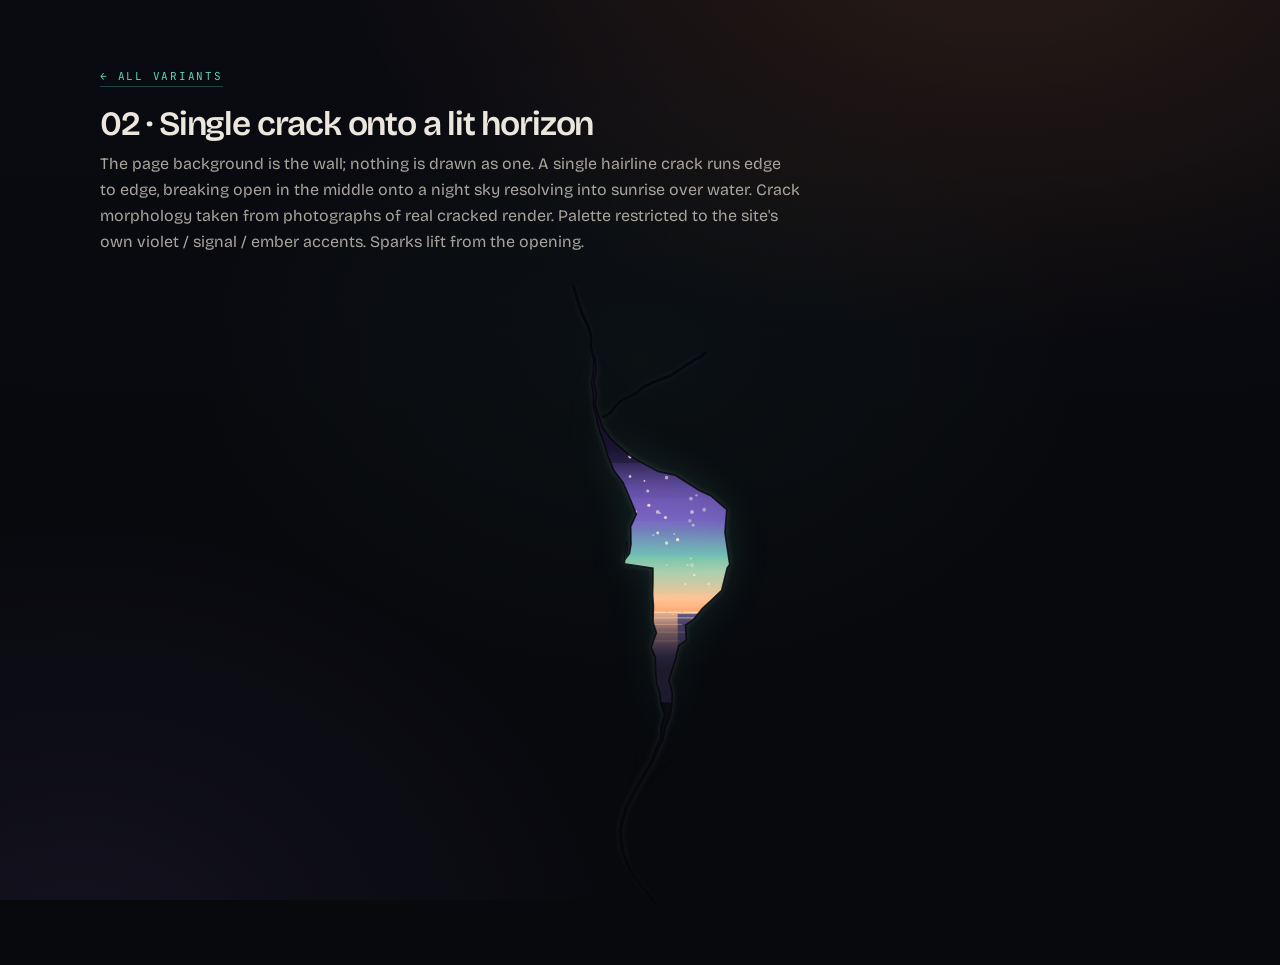
<file: hero-variants/02-crack-aurora.html>
<!doctype html><html lang="en"><head><meta charset="utf-8">
<meta name="viewport" content="width=device-width,initial-scale=1">
<title>02 · Single crack onto a lit horizon — Spark hero variants</title>
<link rel="preconnect" href="https://fonts.googleapis.com"><link rel="preconnect" href="https://fonts.gstatic.com" crossorigin>
<link href="https://fonts.googleapis.com/css2?family=Bricolage+Grotesque:opsz,wght@12..96,400;12..96,600&family=JetBrains+Mono:wght@400;500&display=swap" rel="stylesheet">
<link rel="stylesheet" href="../assets/site.css">
<style>
  body{padding:60px 30px}
  .hd{max-width:1080px;margin:0 auto 30px}
  .hd h1{font-size:34px;margin-bottom:10px}
  .hd p{color:#a9a49c;max-width:70ch;font-size:16px}
  .hd .back{font-family:"JetBrains Mono",monospace;font-size:11px;letter-spacing:.16em;text-transform:uppercase;display:inline-block;margin-bottom:20px}
  .stage{max-width:620px;margin:0 auto}
</style></head><body>
<div class="bg"></div><div class="board"></div>
<div class="hd">
  <a class="back" href="index.html">← all variants</a>
  <h1>02 · Single crack onto a lit horizon</h1>
  <p>The page background is the wall; nothing is drawn as one. A single hairline crack runs edge to edge, breaking open in the middle onto a night sky resolving into sunrise over water. Crack morphology taken from photographs of real cracked render. Palette restricted to the site's own violet / signal / ember accents. Sparks lift from the opening.</p>
</div>
<div class="stage"><div class="breach"><svg viewBox="0 0 560 560" class="breach-svg" role="img" aria-label="A thin crack running the height of the dark, breaking open in the middle onto a luminous world, with sparks lifting out of the opening.">
<defs>
<linearGradient id="beyond" gradientUnits="userSpaceOnUse" x1="0" y1="145" x2="0" y2="343"><stop offset="0%" stop-color="#17122e"/><stop offset="18%" stop-color="#3b2f63"/><stop offset="36%" stop-color="#6a5aa8"/><stop offset="52%" stop-color="#7cc4b4"/><stop offset="58%" stop-color="#a8d9c2"/><stop offset="70%" stop-color="#ffc79a"/><stop offset="82%" stop-color="#f2894a"/><stop offset="92%" stop-color="#c25f2e"/><stop offset="100%" stop-color="#0b0c12"/></linearGradient>
<linearGradient id="water" gradientUnits="userSpaceOnUse" x1="0" y1="295" x2="0" y2="347"><stop offset="0%" stop-color="#6b6486"/><stop offset="22%" stop-color="#463f63"/><stop offset="60%" stop-color="#2b2742"/><stop offset="100%" stop-color="#1d1a2e"/></linearGradient><linearGradient id="glint" gradientUnits="userSpaceOnUse" x1="0" y1="295" x2="0" y2="335"><stop offset="0%" stop-color="#ffc79a" stop-opacity=".85"/><stop offset="45%" stop-color="#ffb072" stop-opacity=".28"/><stop offset="100%" stop-color="#ffb072" stop-opacity="0"/></linearGradient><filter id="aur" x="-40%" y="-40%" width="180%" height="180%"><feGaussianBlur stdDeviation="16"/></filter>
<filter id="bleed" x="-50%" y="-50%" width="200%" height="200%"><feGaussianBlur stdDeviation="3"/></filter>
<filter id="bleedwide" x="-60%" y="-60%" width="220%" height="220%"><feGaussianBlur stdDeviation="20"/></filter>
<filter id="emberglow" x="-300%" y="-300%" width="700%" height="700%"><feGaussianBlur stdDeviation="1.7" result="b"/><feMerge><feMergeNode in="b"/><feMergeNode in="b"/><feMergeNode in="SourceGraphic"/></feMerge></filter>
<mask id="fracture"><rect width="560" height="560" fill="#000"/>
<path d="M216.4,-16.0 L217.3,-5.4 L220.6,5.0 L223.6,15.4 L227.1,25.9 L232.0,36.2 L235.6,46.3 L235.3,56.7 L238.1,67.1 L237.9,77.3 L236.2,88.0 L237.8,98.3 L238.0,109.0 L240.7,119.5 L243.1,130.7 L247.2,141.9 L250.8,154.3 L256.4,167.6 L264.8,178.5 L270.6,192.2 L276.7,206.9 L271.6,218.3 L271.9,234.1 L270.5,242.5 L267.7,246.3 L268.1,231.9 L265.8,251.9 L291.7,255.8 L291.7,266.4 L291.4,279.5 L292.1,289.9 L291.8,304.9 L294.8,314.0 L290.0,327.3 L293.7,336.2 L294.1,348.1 L294.9,360.0 L297.8,368.5 L298.8,378.2 L302.0,388.1 L299.0,399.2 L298.5,409.3 L293.9,419.7 L290.0,430.1 L283.7,440.6 L277.8,450.9 L272.1,461.3 L266.7,471.9 L263.8,482.4 L261.3,493.0 L262.5,503.4 L264.4,513.9 L268.9,524.3 L274.6,534.7 L282.5,545.0 L291.5,555.3 L296.9,565.7 L303.5,576.1 L303.8,575.9 L297.3,565.5 L291.8,555.1 L282.9,544.7 L275.0,534.3 L269.5,524.0 L265.6,513.3 L263.8,503.1 L262.8,492.8 L265.2,482.8 L268.2,472.3 L273.7,462.1 L279.3,451.7 L285.1,441.3 L291.2,430.9 L295.8,420.5 L300.8,410.3 L302.9,399.7 L307.3,390.0 L308.9,378.9 L309.1,368.2 L306.2,356.8 L309.3,346.8 L312.0,338.1 L314.9,326.1 L321.9,320.6 L321.0,307.2 L328.3,302.2 L336.4,292.1 L344.1,285.0 L353.8,275.7 L358.7,255.6 L361.0,252.4 L356.7,223.6 L358.4,202.9 L344.3,190.6 L333.6,185.6 L312.0,171.8 L296.5,168.5 L284.4,162.0 L270.8,154.0 L262.1,146.4 L253.6,138.8 L246.3,128.7 L242.9,118.8 L239.5,108.5 L240.7,98.2 L238.3,87.6 L240.3,77.7 L239.5,67.0 L235.9,56.6 L236.2,46.3 L233.3,35.8 L228.3,25.3 L224.5,15.1 L221.6,4.7 L218.1,-5.7 L217.1,-16.0 Z" fill="#fff"/>
<path d="M246.7,119.6 L253.4,116.2 L256.2,112.7 L258.5,108.9 L261.9,105.5 L268.1,102.1 L274.7,99.1 L279.6,95.7 L283.8,92.4 L290.3,89.1 L299.0,85.7 L308.1,82.4 L313.8,78.5 L318.8,75.1 L323.9,71.9 L329.4,68.3 L335.3,64.8 L339.3,61.2 L339.0,60.9 L334.9,64.3 L328.9,67.3 L323.2,70.7 L318.3,74.3 L313.3,77.7 L307.5,81.3 L298.6,84.7 L289.9,88.1 L283.3,91.6 L279.1,95.0 L274.2,98.4 L267.9,101.8 L261.8,105.2 L258.3,108.7 L255.4,112.1 L252.6,115.5 L246.3,118.9 Z" fill="#fff"/>
</mask></defs>
<g filter="url(#bleedwide)" opacity=".13">
<path d="M216.4,-16.0 L217.3,-5.4 L220.6,5.0 L223.6,15.4 L227.1,25.9 L232.0,36.2 L235.6,46.3 L235.3,56.7 L238.1,67.1 L237.9,77.3 L236.2,88.0 L237.8,98.3 L238.0,109.0 L240.7,119.5 L243.1,130.7 L247.2,141.9 L250.8,154.3 L256.4,167.6 L264.8,178.5 L270.6,192.2 L276.7,206.9 L271.6,218.3 L271.9,234.1 L270.5,242.5 L267.7,246.3 L268.1,231.9 L265.8,251.9 L291.7,255.8 L291.7,266.4 L291.4,279.5 L292.1,289.9 L291.8,304.9 L294.8,314.0 L290.0,327.3 L293.7,336.2 L294.1,348.1 L294.9,360.0 L297.8,368.5 L298.8,378.2 L302.0,388.1 L299.0,399.2 L298.5,409.3 L293.9,419.7 L290.0,430.1 L283.7,440.6 L277.8,450.9 L272.1,461.3 L266.7,471.9 L263.8,482.4 L261.3,493.0 L262.5,503.4 L264.4,513.9 L268.9,524.3 L274.6,534.7 L282.5,545.0 L291.5,555.3 L296.9,565.7 L303.5,576.1 L303.8,575.9 L297.3,565.5 L291.8,555.1 L282.9,544.7 L275.0,534.3 L269.5,524.0 L265.6,513.3 L263.8,503.1 L262.8,492.8 L265.2,482.8 L268.2,472.3 L273.7,462.1 L279.3,451.7 L285.1,441.3 L291.2,430.9 L295.8,420.5 L300.8,410.3 L302.9,399.7 L307.3,390.0 L308.9,378.9 L309.1,368.2 L306.2,356.8 L309.3,346.8 L312.0,338.1 L314.9,326.1 L321.9,320.6 L321.0,307.2 L328.3,302.2 L336.4,292.1 L344.1,285.0 L353.8,275.7 L358.7,255.6 L361.0,252.4 L356.7,223.6 L358.4,202.9 L344.3,190.6 L333.6,185.6 L312.0,171.8 L296.5,168.5 L284.4,162.0 L270.8,154.0 L262.1,146.4 L253.6,138.8 L246.3,128.7 L242.9,118.8 L239.5,108.5 L240.7,98.2 L238.3,87.6 L240.3,77.7 L239.5,67.0 L235.9,56.6 L236.2,46.3 L233.3,35.8 L228.3,25.3 L224.5,15.1 L221.6,4.7 L218.1,-5.7 L217.1,-16.0 Z" fill="#5fd4b4"/>
<path d="M246.7,119.6 L253.4,116.2 L256.2,112.7 L258.5,108.9 L261.9,105.5 L268.1,102.1 L274.7,99.1 L279.6,95.7 L283.8,92.4 L290.3,89.1 L299.0,85.7 L308.1,82.4 L313.8,78.5 L318.8,75.1 L323.9,71.9 L329.4,68.3 L335.3,64.8 L339.3,61.2 L339.0,60.9 L334.9,64.3 L328.9,67.3 L323.2,70.7 L318.3,74.3 L313.3,77.7 L307.5,81.3 L298.6,84.7 L289.9,88.1 L283.3,91.6 L279.1,95.0 L274.2,98.4 L267.9,101.8 L261.8,105.2 L258.3,108.7 L255.4,112.1 L252.6,115.5 L246.3,118.9 Z" fill="#5fd4b4"/>
</g><g filter="url(#bleed)" opacity=".20">
<path d="M216.4,-16.0 L217.3,-5.4 L220.6,5.0 L223.6,15.4 L227.1,25.9 L232.0,36.2 L235.6,46.3 L235.3,56.7 L238.1,67.1 L237.9,77.3 L236.2,88.0 L237.8,98.3 L238.0,109.0 L240.7,119.5 L243.1,130.7 L247.2,141.9 L250.8,154.3 L256.4,167.6 L264.8,178.5 L270.6,192.2 L276.7,206.9 L271.6,218.3 L271.9,234.1 L270.5,242.5 L267.7,246.3 L268.1,231.9 L265.8,251.9 L291.7,255.8 L291.7,266.4 L291.4,279.5 L292.1,289.9 L291.8,304.9 L294.8,314.0 L290.0,327.3 L293.7,336.2 L294.1,348.1 L294.9,360.0 L297.8,368.5 L298.8,378.2 L302.0,388.1 L299.0,399.2 L298.5,409.3 L293.9,419.7 L290.0,430.1 L283.7,440.6 L277.8,450.9 L272.1,461.3 L266.7,471.9 L263.8,482.4 L261.3,493.0 L262.5,503.4 L264.4,513.9 L268.9,524.3 L274.6,534.7 L282.5,545.0 L291.5,555.3 L296.9,565.7 L303.5,576.1 L303.8,575.9 L297.3,565.5 L291.8,555.1 L282.9,544.7 L275.0,534.3 L269.5,524.0 L265.6,513.3 L263.8,503.1 L262.8,492.8 L265.2,482.8 L268.2,472.3 L273.7,462.1 L279.3,451.7 L285.1,441.3 L291.2,430.9 L295.8,420.5 L300.8,410.3 L302.9,399.7 L307.3,390.0 L308.9,378.9 L309.1,368.2 L306.2,356.8 L309.3,346.8 L312.0,338.1 L314.9,326.1 L321.9,320.6 L321.0,307.2 L328.3,302.2 L336.4,292.1 L344.1,285.0 L353.8,275.7 L358.7,255.6 L361.0,252.4 L356.7,223.6 L358.4,202.9 L344.3,190.6 L333.6,185.6 L312.0,171.8 L296.5,168.5 L284.4,162.0 L270.8,154.0 L262.1,146.4 L253.6,138.8 L246.3,128.7 L242.9,118.8 L239.5,108.5 L240.7,98.2 L238.3,87.6 L240.3,77.7 L239.5,67.0 L235.9,56.6 L236.2,46.3 L233.3,35.8 L228.3,25.3 L224.5,15.1 L221.6,4.7 L218.1,-5.7 L217.1,-16.0 Z" fill="#bcd9cf"/>
<path d="M246.7,119.6 L253.4,116.2 L256.2,112.7 L258.5,108.9 L261.9,105.5 L268.1,102.1 L274.7,99.1 L279.6,95.7 L283.8,92.4 L290.3,89.1 L299.0,85.7 L308.1,82.4 L313.8,78.5 L318.8,75.1 L323.9,71.9 L329.4,68.3 L335.3,64.8 L339.3,61.2 L339.0,60.9 L334.9,64.3 L328.9,67.3 L323.2,70.7 L318.3,74.3 L313.3,77.7 L307.5,81.3 L298.6,84.7 L289.9,88.1 L283.3,91.6 L279.1,95.0 L274.2,98.4 L267.9,101.8 L261.8,105.2 L258.3,108.7 L255.4,112.1 L252.6,115.5 L246.3,118.9 Z" fill="#bcd9cf"/>
</g>
<g mask="url(#fracture)">
<rect width="560" height="560" fill="url(#beyond)"/>
<g class="b-aurora">
<ellipse class="a0" cx="287" cy="190" rx="120" ry="16" fill="#9d7bff" opacity="0.55" filter="url(#aur)"/>
<ellipse class="a1" cx="274" cy="218" rx="105" ry="14" fill="#8f7ae6" opacity="0.5" filter="url(#aur)"/>
<ellipse class="a2" cx="274" cy="246" rx="130" ry="18" fill="#5fd4b4" opacity="0.46" filter="url(#aur)"/>
<ellipse class="a3" cx="316" cy="268" rx="100" ry="12" fill="#ffb072" opacity="0.42" filter="url(#aur)"/>
</g>
<circle cx="321" cy="270" r="0.9" fill="#ece7dd" opacity="0.93"/>
<circle cx="311" cy="225" r="0.8" fill="#ece7dd" opacity="0.69"/>
<circle cx="271" cy="173" r="1.3" fill="#ece7dd" opacity="0.54"/>
<circle cx="258" cy="219" r="1.3" fill="#ece7dd" opacity="0.43"/>
<circle cx="334" cy="166" r="1.1" fill="#ece7dd" opacity="0.55"/>
<circle cx="325" cy="213" r="1.6" fill="#ece7dd" opacity="0.44"/>
<circle cx="284" cy="177" r="0.8" fill="#ece7dd" opacity="0.93"/>
<circle cx="271" cy="173" r="1.0" fill="#ece7dd" opacity="0.56"/>
<circle cx="272" cy="257" r="1.7" fill="#ece7dd" opacity="0.69"/>
<circle cx="329" cy="262" r="1.1" fill="#ece7dd" opacity="0.85"/>
<circle cx="287" cy="186" r="1.4" fill="#ece7dd" opacity="0.71"/>
<circle cx="262" cy="212" r="1.1" fill="#ece7dd" opacity="0.89"/>
<circle cx="263" cy="251" r="0.8" fill="#ece7dd" opacity="0.47"/>
<circle cx="264" cy="213" r="1.8" fill="#ece7dd" opacity="0.91"/>
<circle cx="267" cy="217" r="1.3" fill="#ece7dd" opacity="0.59"/>
<circle cx="296" cy="161" r="1.1" fill="#ece7dd" opacity="0.79"/>
<circle cx="331" cy="190" r="1.1" fill="#ece7dd" opacity="0.51"/>
<circle cx="298" cy="206" r="0.8" fill="#ece7dd" opacity="0.73"/>
<circle cx="304" cy="253" r="0.8" fill="#ece7dd" opacity="0.51"/>
<circle cx="303" cy="210" r="1.4" fill="#ece7dd" opacity="0.87"/>
<circle cx="304" cy="233" r="1.6" fill="#ece7dd" opacity="0.77"/>
<circle cx="311" cy="158" r="1.1" fill="#ece7dd" opacity="0.70"/>
<circle cx="296" cy="205" r="1.7" fill="#ece7dd" opacity="0.65"/>
<circle cx="258" cy="183" r="0.9" fill="#ece7dd" opacity="0.56"/>
<circle cx="331" cy="161" r="1.6" fill="#ece7dd" opacity="0.53"/>
<circle cx="272" cy="264" r="0.7" fill="#ece7dd" opacity="0.60"/>
<circle cx="327" cy="253" r="1.7" fill="#ece7dd" opacity="0.47"/>
<circle cx="271" cy="272" r="1.6" fill="#ece7dd" opacity="0.80"/>
<circle cx="323" cy="253" r="1.1" fill="#ece7dd" opacity="0.47"/>
<circle cx="296" cy="224" r="1.3" fill="#ece7dd" opacity="0.89"/>
<circle cx="256" cy="212" r="0.9" fill="#ece7dd" opacity="0.86"/>
<circle cx="261" cy="219" r="0.8" fill="#ece7dd" opacity="0.46"/>
<circle cx="304" cy="174" r="1.6" fill="#ece7dd" opacity="0.60"/>
<circle cx="271" cy="155" r="1.6" fill="#ece7dd" opacity="0.80"/>
<circle cx="292" cy="226" r="1.0" fill="#ece7dd" opacity="0.45"/>
<circle cx="328" cy="217" r="1.3" fill="#ece7dd" opacity="0.54"/>
<circle cx="326" cy="247" r="0.8" fill="#ece7dd" opacity="0.73"/>
<circle cx="326" cy="193" r="1.7" fill="#ece7dd" opacity="0.51"/>
<circle cx="265" cy="182" r="1.8" fill="#ece7dd" opacity="0.79"/>
<circle cx="314" cy="230" r="1.5" fill="#ece7dd" opacity="0.97"/>
<circle cx="288" cy="199" r="1.4" fill="#ece7dd" opacity="0.96"/>
<circle cx="327" cy="205" r="1.8" fill="#ece7dd" opacity="0.63"/>
<circle cx="286" cy="270" r="1.2" fill="#ece7dd" opacity="0.85"/>
<circle cx="276" cy="205" r="1.5" fill="#ece7dd" opacity="0.85"/>
<circle cx="342" cy="270" r="1.3" fill="#ece7dd" opacity="0.69"/>
<circle cx="338" cy="203" r="1.7" fill="#ece7dd" opacity="0.49"/>
<rect x="234" y="295" width="146" height="1.6" fill="#ffd6b0" opacity=".95"/>
<rect x="234" y="297" width="146" height="80" fill="url(#water)"/><rect x="288" y="297" width="26" height="46" fill="url(#glint)"/><rect x="272" y="300" width="58" height="1.2" fill="#ffd6b0" opacity=".45"/><rect x="284" y="306" width="34" height="1.1" fill="#ffc79a" opacity=".34"/><rect x="262" y="313" width="76" height="1" fill="#ffb072" opacity=".22"/><rect x="290" y="321" width="26" height="1" fill="#ffb072" opacity=".16"/>
<g class="b-lights">
<rect class="l0" x="264" y="295" width="2" height="2" rx=".5" fill="#ffb072" opacity="0.89"/>
<rect class="l1" x="275" y="295" width="2" height="2" rx=".5" fill="#ffb072" opacity="0.81"/>
<rect class="l2" x="279" y="293" width="2" height="2" rx=".5" fill="#ffb072" opacity="0.67"/>
<rect class="l3" x="286" y="293" width="2" height="2" rx=".5" fill="#ffb072" opacity="0.81"/>
<rect class="l4" x="294" y="293" width="2" height="2" rx=".5" fill="#ffb072" opacity="0.93"/>
<rect class="l5" x="303" y="294" width="2" height="2" rx=".5" fill="#ffb072" opacity="0.85"/>
<rect class="l0" x="309" y="296" width="2" height="2" rx=".5" fill="#ffb072" opacity="0.93"/>
<rect class="l1" x="317" y="294" width="2" height="2" rx=".5" fill="#ffb072" opacity="0.95"/>
<rect class="l2" x="322" y="292" width="2" height="2" rx=".5" fill="#ffb072" opacity="0.67"/>
<rect class="l3" x="330" y="293" width="2" height="2" rx=".5" fill="#ffb072" opacity="0.63"/>
<rect class="l4" x="336" y="293" width="2" height="2" rx=".5" fill="#ffb072" opacity="0.69"/>
</g></g>
<path d="M216.4,-16.0 L217.3,-5.4 L220.6,5.0 L223.6,15.4 L227.1,25.9 L232.0,36.2 L235.6,46.3 L235.3,56.7 L238.1,67.1 L237.9,77.3 L236.2,88.0 L237.8,98.3 L238.0,109.0 L240.7,119.5 L243.1,130.7 L247.2,141.9 L250.8,154.3 L256.4,167.6 L264.8,178.5 L270.6,192.2 L276.7,206.9 L271.6,218.3 L271.9,234.1 L270.5,242.5 L267.7,246.3 L268.1,231.9 L265.8,251.9 L291.7,255.8 L291.7,266.4 L291.4,279.5 L292.1,289.9 L291.8,304.9 L294.8,314.0 L290.0,327.3 L293.7,336.2 L294.1,348.1 L294.9,360.0 L297.8,368.5 L298.8,378.2 L302.0,388.1 L299.0,399.2 L298.5,409.3 L293.9,419.7 L290.0,430.1 L283.7,440.6 L277.8,450.9 L272.1,461.3 L266.7,471.9 L263.8,482.4 L261.3,493.0 L262.5,503.4 L264.4,513.9 L268.9,524.3 L274.6,534.7 L282.5,545.0 L291.5,555.3 L296.9,565.7 L303.5,576.1 L303.8,575.9 L297.3,565.5 L291.8,555.1 L282.9,544.7 L275.0,534.3 L269.5,524.0 L265.6,513.3 L263.8,503.1 L262.8,492.8 L265.2,482.8 L268.2,472.3 L273.7,462.1 L279.3,451.7 L285.1,441.3 L291.2,430.9 L295.8,420.5 L300.8,410.3 L302.9,399.7 L307.3,390.0 L308.9,378.9 L309.1,368.2 L306.2,356.8 L309.3,346.8 L312.0,338.1 L314.9,326.1 L321.9,320.6 L321.0,307.2 L328.3,302.2 L336.4,292.1 L344.1,285.0 L353.8,275.7 L358.7,255.6 L361.0,252.4 L356.7,223.6 L358.4,202.9 L344.3,190.6 L333.6,185.6 L312.0,171.8 L296.5,168.5 L284.4,162.0 L270.8,154.0 L262.1,146.4 L253.6,138.8 L246.3,128.7 L242.9,118.8 L239.5,108.5 L240.7,98.2 L238.3,87.6 L240.3,77.7 L239.5,67.0 L235.9,56.6 L236.2,46.3 L233.3,35.8 L228.3,25.3 L224.5,15.1 L221.6,4.7 L218.1,-5.7 L217.1,-16.0 Z" fill="none" stroke="#05060a" stroke-width="1.5" opacity=".8" stroke-linejoin="miter"/>
<path d="M246.7,119.6 L253.4,116.2 L256.2,112.7 L258.5,108.9 L261.9,105.5 L268.1,102.1 L274.7,99.1 L279.6,95.7 L283.8,92.4 L290.3,89.1 L299.0,85.7 L308.1,82.4 L313.8,78.5 L318.8,75.1 L323.9,71.9 L329.4,68.3 L335.3,64.8 L339.3,61.2 L339.0,60.9 L334.9,64.3 L328.9,67.3 L323.2,70.7 L318.3,74.3 L313.3,77.7 L307.5,81.3 L298.6,84.7 L289.9,88.1 L283.3,91.6 L279.1,95.0 L274.2,98.4 L267.9,101.8 L261.8,105.2 L258.3,108.7 L255.4,112.1 L252.6,115.5 L246.3,118.9 Z" fill="none" stroke="#05060a" stroke-width="1.5" opacity=".8" stroke-linejoin="miter"/>
<g class="b-sparks" filter="url(#emberglow)"><circle class="s s0" r="1.7" fill="#ffb072"/><circle class="s s1" r="2.0" fill="#ffd9ae"/><circle class="s s2" r="1.4" fill="#ffd9ae"/><circle class="s s3" r="2.0" fill="#ffd9ae"/><circle class="s s4" r="2.3" fill="#ffd9ae"/><circle class="s s5" r="1.4" fill="#f2894a"/><circle class="s s6" r="2.1" fill="#ffc48c"/><circle class="s s7" r="2.0" fill="#ffb072"/><circle class="s s8" r="1.9" fill="#fff3e0"/><circle class="s s9" r="1.5" fill="#fff3e0"/><circle class="s s10" r="2.4" fill="#ffd9ae"/><circle class="s s11" r="1.3" fill="#ffb072"/><circle class="s s12" r="1.5" fill="#ffb072"/><circle class="s s13" r="1.2" fill="#ffc48c"/><circle class="s s14" r="1.8" fill="#ffc48c"/></g></svg></div></div>
</body></html>
</file>
<file: assets/site.css>
/* Spark — shared design system.
   One sheet for the whole site: the product landing page and the technical chapters.

   The chapters were written against a class contract (.spread / .rail / .body / .rise /
   .subnav / table.abi / .note / .steps / .trio). That contract is preserved verbatim below,
   so re-theming the site re-themes every chapter without touching a single chapter file.

   Three faces, each with one job:
     Bricolage Grotesque — display and UI. Distinctive, variable, does the product voice.
     Fraunces           — long-form chapter prose only. Kept because it reads beautifully
                          at length, and the chapters are long.
     JetBrains Mono     — anything mechanical: code, labels, status, measurements.

   Colour carries meaning and is not decorative:
     ember   the spark; primary accent, headings, emphasis
     signal  BUILT / verified / live
     violet  the adaptive + AI thread, reserved — never used for ordinary emphasis
     dim     PLANNED / not yet real
*/
:root{
  --void:#08090d; --surface:#0f1118; --raised:#141722;
  --line:#1e2130; --line2:#2a2e40;
  --bone:#ece7dd; --paper:#cdc8bf; --dim:#8a8880; --faint:#5c5b56;

  --ember:#ff8a3d; --ember-hi:#ffb072; --ember-dim:#a3562294;
  --signal:#5fd4b4; --signal-dim:#5fd4b433;
  --violet:#9d7bff; --violet-dim:#9d7bff2e;
  --alert:#ff5c47;

  --measure:640px;
  --ease:cubic-bezier(.2,.7,.2,1);
}
*{margin:0;padding:0;box-sizing:border-box}
html{scroll-behavior:smooth}
body{
  background:var(--void); color:var(--paper);
  font-family:"Bricolage Grotesque","Helvetica Neue",sans-serif;
  font-size:18px; line-height:1.62; font-optical-sizing:auto;
  -webkit-font-smoothing:antialiased; text-rendering:optimizeLegibility;
  overflow-x:hidden;
}

/* Atmosphere: an ember pool up top, a cool one below, over a faint grid that fades out.
   Fixed and pointer-events:none so it never participates in layout or hit-testing. */
.bg{position:fixed; inset:0; z-index:-3; pointer-events:none;
  background:
    radial-gradient(1100px 700px at 78% -8%, rgba(255,138,61,.13), transparent 60%),
    radial-gradient(900px 760px at 6% 108%, rgba(157,123,255,.08), transparent 60%),
    radial-gradient(700px 500px at 50% 40%, rgba(95,212,180,.035), transparent 65%),
    linear-gradient(180deg,#0a0b11 0%,#08090d 55%,#08090d 100%);}
.board{position:fixed; inset:-2px; z-index:-2; pointer-events:none; opacity:.55;
  background-image:
    linear-gradient(rgba(236,231,221,.02) 1px,transparent 1px),
    linear-gradient(90deg,rgba(236,231,221,.02) 1px,transparent 1px);
  background-size:56px 56px;
  -webkit-mask-image:radial-gradient(120% 90% at 50% 20%,#000 0%,transparent 76%);
          mask-image:radial-gradient(120% 90% at 50% 20%,#000 0%,transparent 76%);}
.grain{position:fixed; inset:0; z-index:-1; pointer-events:none; opacity:.04; mix-blend-mode:overlay}

.wrap{max-width:1080px; margin:0 auto; padding:0 30px}
a{color:var(--signal); text-decoration:none; border-bottom:1px solid rgba(95,212,180,.3); transition:border-color .2s, color .2s}
a:hover{border-color:var(--signal); color:#8ce4cb}
em{font-style:italic; color:var(--bone)}
strong{font-weight:600; color:#fff}
.mono{font-family:"JetBrains Mono",monospace}
.dim{color:var(--dim)}

/* ============================ STATUS ============================
   Every capability claim on this site carries one of these. The site describes a system
   under active development; a reader must be able to tell, at a glance and without reading
   prose, what runs today from what is designed but not yet real. */
.st{display:inline-flex; align-items:center; gap:6px; flex:none;
  font-family:"JetBrains Mono",monospace; font-size:9.5px; font-weight:500;
  letter-spacing:.15em; text-transform:uppercase;
  padding:3px 9px; border-radius:20px; border:1px solid; white-space:nowrap}
.st::before{content:""; width:5px; height:5px; border-radius:50%; background:currentColor; flex:none}
.st.built{color:var(--signal); border-color:var(--signal-dim); background:rgba(95,212,180,.06)}
.st.wip{color:var(--ember); border-color:rgba(255,138,61,.28); background:rgba(255,138,61,.06)}
.st.planned{color:var(--dim); border-color:var(--line2); background:rgba(236,231,221,.02)}
.st.adaptive{color:var(--violet); border-color:var(--violet-dim); background:rgba(157,123,255,.07)}

/* ============================ SITE NAV ============================ */
.topnav{position:sticky; top:0; z-index:40; -webkit-backdrop-filter:blur(11px); backdrop-filter:blur(11px);
  background:rgba(8,9,13,.8); border-bottom:1px solid var(--line)}
.topnav .in{max-width:1080px; margin:0 auto; padding:0 30px; height:58px;
  display:flex; align-items:center; gap:28px}
.topnav .brand{display:flex; align-items:center; gap:9px; margin-right:auto; border:0; color:var(--bone)}
.topnav .brand svg{width:22px; height:22px; flex:none}
.topnav .brand b{font-family:"Bricolage Grotesque",sans-serif; font-weight:700; font-size:17px;
  letter-spacing:-.02em; color:var(--bone)}
.topnav .brand span{font-family:"JetBrains Mono",monospace; font-size:9.5px; letter-spacing:.2em;
  text-transform:uppercase; color:var(--faint); padding-left:3px}
.topnav a.nl{font-family:"JetBrains Mono",monospace; font-size:11px; letter-spacing:.13em;
  text-transform:uppercase; color:var(--dim); border:0}
.topnav a.nl:hover{color:var(--ember-hi)}
.topnav a.nl.on{color:var(--bone)}
@media (max-width:820px){
  .topnav .in{gap:16px; overflow-x:auto; scrollbar-width:none; -webkit-overflow-scrolling:touch}
  .topnav .in::-webkit-scrollbar{display:none}
  .topnav .brand{margin-right:12px}
  .topnav a.nl{white-space:nowrap}
}

/* ============================ HERO ============================ */
header{position:relative; padding:118px 0 96px}
header.tall{min-height:92svh; display:flex; flex-direction:column; justify-content:center}
h1{font-family:"Bricolage Grotesque",sans-serif; font-weight:600;
  font-size:clamp(38px,7.4vw,88px); line-height:1.02; letter-spacing:-.035em; color:var(--bone)}
h1 .br{color:var(--ember-hi)}
h1 .vi{color:var(--violet)}
.kicker{display:inline-flex; align-items:center; gap:10px; margin-bottom:26px;
  font-family:"JetBrains Mono",monospace; font-size:10.5px; letter-spacing:.22em;
  text-transform:uppercase; color:var(--ember); padding:6px 13px; border-radius:20px;
  border:1px solid rgba(255,138,61,.25); background:rgba(255,138,61,.05)}
.lede{margin-top:26px; font-size:clamp(18px,2.2vw,23px); font-weight:350; color:#bdb8b0;
  max-width:56ch; line-height:1.5}
.lede i{font-style:italic; color:var(--ember-hi)}
.cta{display:flex; flex-wrap:wrap; gap:12px; margin-top:38px}
.btn{display:inline-flex; align-items:center; gap:9px; padding:12px 21px; border-radius:9px;
  font-family:"JetBrains Mono",monospace; font-size:11.5px; letter-spacing:.1em;
  text-transform:uppercase; border:1px solid var(--line2); color:var(--bone);
  background:var(--raised); transition:border-color .2s, background .2s, transform .12s}
.btn:hover{border-color:var(--ember-dim); background:#1a1d2a; transform:translateY(-1px)}
.btn.pri{background:linear-gradient(180deg,#ff9550,#f0762b); color:#1a0d04; border-color:#ff9550;
  font-weight:700}
.btn.pri:hover{background:linear-gradient(180deg,#ffa768,#ff8a3d); color:#1a0d04}

/* ---- the hero: text beside the breach ----
   Two columns wide, stacked narrow. The graphic comes second in the DOM so a screen reader and a
   no-CSS render both reach the headline first. */
.hero{display:grid; grid-template-columns:minmax(0,1.02fr) minmax(0,.98fr); gap:44px;
  align-items:center; max-width:1080px; margin:0 auto; padding:0 30px}
/* The headline shares its row with the graphic now, so it cannot take the full-width
   display size without wrapping into four ragged lines. */
.hero h1{font-size:clamp(33px,4.5vw,60px)}
@media (max-width:940px){
  /* Stacked, the graphic goes FIRST. With the text block above it the breach landed ~130px below
     the fold on a phone, and since every figure is heading for the barren ground beneath the
     crack, the whole crowd ended up off-screen. The graphic is aria-hidden, so this is a purely
     visual reorder and the headline is still what a screen reader reaches first. */
  .hero{grid-template-columns:1fr; gap:18px}
  .breach{order:-1; max-width:400px; margin-inline:auto}
  header{padding:74px 0 62px}
}

/* ---- THE BREACH ----
   After Banksy's 2005 trompe-l'oeil on the West Bank barrier: a section of concrete painted as
   though broken open, with a bright, ordinary place visible through the gap. The force of that
   image is its quiet — it is a *view*, not an explosion. An earlier attempt here was a starburst
   with lens flare and blast debris, which is the opposite register and read as stock artwork.

   So: cold grey slabs, a fractured opening, and warm light from a landscape on the far side.
   Nothing bursts. The only motion is the far-side lights and a few packets drifting out.

   Inspired by, not a reproduction of, that work — the geometry here is generated. */
.breach{position:relative; width:100%}

/* Barren ground beneath the breach, and a foothold at the opening itself.
   Both are real elements so the little-people layer measures them as terrain: they wander the
   dirt below the wall and raise ladders toward the light. The gap between the two is tuned to
   sit just inside LADDER_REACH in little.js — pull them further apart and nobody can make the
   climb, which is the whole picture. */
.ground{position:absolute; left:-22%; right:-22%; top:76%; height:26%;
  /* Fade at both ends. With hard edges it reads as a dark rectangle sitting in the column
     rather than as ground continuing out of frame. */
  -webkit-mask-image:linear-gradient(90deg,transparent,#000 16%,#000 84%,transparent);
          mask-image:linear-gradient(90deg,transparent,#000 16%,#000 84%,transparent);
  background:linear-gradient(180deg,#191a22 0%,#101119 45%,#0a0b11 100%);
  clip-path:polygon(0 14%, 6% 9%, 13% 15%, 21% 7%, 29% 13%, 38% 6%, 46% 12%, 54% 5%,
                    62% 11%, 70% 6%, 79% 13%, 87% 8%, 94% 14%, 100% 9%, 100% 100%, 0 100%);
  opacity:.92; pointer-events:none}
/* a thin lit rim along the crest, catching what comes through the crack */
.ground::after{content:""; position:absolute; inset:0;
  background:linear-gradient(180deg,rgba(255,176,114,.16) 0 3px,transparent 3px);
  clip-path:inherit}
/* Two zones at the break, and the difference between them is the whole point.
   `.crack-lip` is a wide shelf: a ladder can reach it anywhere along its length. `.crack-mouth`
   is the actual opening, and only a figure standing in *that* can get through. Land your ladder
   off-target and you arrive on the shelf with nowhere to go, and have to shuffle along to find
   the gap. Both are near-invisible; they exist so the little-people layer has something to
   measure. */
/* Horizontal placement is DERIVED, not eyeballed. The crack is generated, so its opening is
   wherever the generator's undulation put it — 56.5% across the box, confirmed two ways: by
   replaying the generator's own maths (57.0%) and by rasterising the SVG and taking the
   brightness centroid of the opening (56.4%, brightest pixel 55.9%).
   These were previously hand-set at ~52%, which put the passable zone a clear 22px LEFT of the
   visible opening: ladders beside the crack let figures through and ladders on it did not.
   If the crack art is ever regenerated, re-derive these rather than nudging them. */
.crack-lip{position:absolute; left:44.5%; width:24%; top:56%; height:8px;
  border-radius:2px; background:rgba(255,196,140,.04); pointer-events:none}
.crack-mouth{position:absolute; left:54.25%; width:4.5%; top:56%; height:8px;
  border-radius:2px; background:rgba(255,222,180,.10); pointer-events:none}

/* Must come after the base .ground rule above, not up in the hero's media query: a media query
   adds no specificity, so an equally-specific rule later in the file wins regardless of viewport.
   The 22% overhang is fine on a desktop where the breach is a narrow column with room either
   side; on a phone the breach nearly fills the width, and the overhang pushed 42px past the
   viewport — the document genuinely scrolled sideways, hidden by body{overflow-x:hidden}. */
@media (max-width:940px){
  .ground{left:-8%; right:-8%}
}

/* No rounded corners and no drop shadow: those made it read as a UI card sitting on the page
   rather than as a wall the page is looking at. It is a crop of something larger. */
.breach-svg{display:block; width:100%; height:auto; overflow:hidden}

/* Light on the far side shifts slowly, the way daylight does. Very low amplitude: a wall that
   visibly pulses stops reading as concrete. */
/* No glow on the concrete. The reference wall is flat and unlit; light spilling onto it washes
   out the only thing carrying the image, which is saturated colour against dead grey. */

/* Distant lights, flickering out of step with each other. */
.b-lights .l0{animation:b-twinkle 4.3s ease-in-out infinite}
.b-lights .l1{animation:b-twinkle 5.7s ease-in-out .6s infinite}
.b-lights .l2{animation:b-twinkle 6.9s ease-in-out 1.3s infinite}
.b-lights .l3{animation:b-twinkle 5.1s ease-in-out 2.0s infinite}
.b-lights .l4{animation:b-twinkle 7.5s ease-in-out .9s infinite}
.b-lights .l5{animation:b-twinkle 4.9s ease-in-out 2.7s infinite}
@keyframes b-twinkle{0%,100%{opacity:.35}50%{opacity:1}}

/* Sparks lifting out of the gap: embers off a bonfire, not packets in a diagram. Each rises
   on its own wandering curve, flickering out of step, so the effect never looks like a loop.
   `offset-path` does the travel; a separate flicker animation does the life of the ember. */
.b-sparks .s{offset-rotate:0deg; opacity:0}
@keyframes sp-rise{
  0%{offset-distance:0%; opacity:0; transform:scale(.5)}
  8%{opacity:1; transform:scale(1)}
  70%{opacity:.85}
  100%{offset-distance:100%; opacity:0; transform:scale(.35)}}
@keyframes sp-flick{0%,100%{filter:brightness(1)}50%{filter:brightness(1.75)}}

/* The bands beyond the gap drift, slowly and out of phase. Long durations and small amplitude:
   the glimpse should feel alive without drawing the eye away from the copy. */
.b-aurora ellipse{transform-box:fill-box; transform-origin:center}
.b-aurora .a0{animation:au-drift 29s ease-in-out infinite}
.b-aurora .a1{animation:au-drift 37s ease-in-out -9s infinite}
.b-aurora .a2{animation:au-drift 33s ease-in-out -17s infinite}
.b-aurora .a3{animation:au-drift 41s ease-in-out -5s infinite}
@keyframes au-drift{0%,100%{transform:translateX(-9px) scaleY(.94); opacity:.78}
                    50%{transform:translateX(11px) scaleY(1.06); opacity:1}}
.b-sparks .s0{offset-path:path("M321,244 Q367,154 402,44");animation:sp-rise 6.2s linear 11.9s infinite,sp-flick 0.8s ease-in-out 1.9s infinite}
.b-sparks .s1{offset-path:path("M321,244 Q340,107 443,-60");animation:sp-rise 12.7s linear 10.2s infinite,sp-flick 1.0s ease-in-out 0.4s infinite}
.b-sparks .s2{offset-path:path("M321,244 Q289,151 256,37");animation:sp-rise 8.2s linear 5.1s infinite,sp-flick 1.7s ease-in-out 0.2s infinite}
.b-sparks .s3{offset-path:path("M321,244 Q284,110 223,-53");animation:sp-rise 6.2s linear 4.0s infinite,sp-flick 1.2s ease-in-out 0.2s infinite}
.b-sparks .s4{offset-path:path("M321,244 Q338,116 342,-40");animation:sp-rise 10.7s linear 1.4s infinite,sp-flick 1.9s ease-in-out 1.8s infinite}
.b-sparks .s5{offset-path:path("M321,244 Q281,103 199,-68");animation:sp-rise 6.8s linear 11.3s infinite,sp-flick 1.2s ease-in-out 1.1s infinite}
.b-sparks .s6{offset-path:path("M321,244 Q324,121 316,-30");animation:sp-rise 10.5s linear 8.8s infinite,sp-flick 0.9s ease-in-out 0.7s infinite}
.b-sparks .s7{offset-path:path("M321,244 Q351,134 464,0");animation:sp-rise 8.9s linear 3.6s infinite,sp-flick 1.0s ease-in-out 1.0s infinite}
.b-sparks .s8{offset-path:path("M321,244 Q342,118 385,-35");animation:sp-rise 8.5s linear 3.2s infinite,sp-flick 1.2s ease-in-out 1.7s infinite}
.b-sparks .s9{offset-path:path("M321,244 Q282,131 162,-7");animation:sp-rise 9.1s linear 9.7s infinite,sp-flick 0.8s ease-in-out 1.0s infinite}
.b-sparks .s10{offset-path:path("M321,244 Q383,153 481,42");animation:sp-rise 7.3s linear 2.3s infinite,sp-flick 1.3s ease-in-out 1.5s infinite}
.b-sparks .s11{offset-path:path("M321,244 Q361,115 383,-41");animation:sp-rise 7.2s linear 2.1s infinite,sp-flick 1.9s ease-in-out 0.7s infinite}
.b-sparks .s12{offset-path:path("M321,244 Q299,110 282,-54");animation:sp-rise 8.2s linear 6.0s infinite,sp-flick 1.4s ease-in-out 1.4s infinite}
.b-sparks .s13{offset-path:path("M321,244 Q346,121 414,-30");animation:sp-rise 9.4s linear 6.3s infinite,sp-flick 1.3s ease-in-out 0.4s infinite}
.b-sparks .s14{offset-path:path("M321,244 Q325,160 328,58");animation:sp-rise 6.9s linear 9.5s infinite,sp-flick 1.6s ease-in-out 0.1s infinite}

/* ---- the adaptive motif: the same payload, re-framed on every pass ----
   Twelve cells; four of them widen a gap in a staggered loop, so the split point walks along
   the string. This is the polymorphism claim rendered literally — nothing about the bytes
   changes, only where they are cut. A sweep passes over, finding a different shape each time. */
.morph{position:relative; margin-top:52px; max-width:560px; padding:22px 0}
/* Gap in em and a floor low enough that eleven cells plus the opened cut still fit a 320px
   viewport: 11 cells x 1.75em + 10 gaps x .3em + one 1.55em cut = 23.8em, which must stay under
   the 260px of content width a 320px screen leaves after the wrapper's gutters. */
.cells{display:flex; gap:.3em; font-family:"JetBrains Mono",monospace; font-weight:500;
  font-size:clamp(10px,3vw,17px)}
.cells i{position:relative; width:1.75em; height:2.3em; display:grid; place-items:center;
  border-radius:5px; font-style:normal; color:#d9cfc4; border:1px solid var(--line2);
  background:var(--raised)}
/* The blade that lands in the opened gap — this is what makes the cut legible at a glance.
   It sits in the margin the keyframes open, so the two are timed identically. */
.cells i::after{content:""; position:absolute; right:-.78em; top:-3px; bottom:-3px; width:2px;
  border-radius:2px; background:var(--ember); box-shadow:0 0 11px 1px rgba(255,138,61,.6);
  opacity:0; transform:scaleY(.3)}
.cells i.c1{animation:cut1 9s var(--ease) infinite}
.cells i.c2{animation:cut2 9s var(--ease) infinite}
.cells i.c3{animation:cut3 9s var(--ease) infinite}
.cells i.c1::after{animation:blade1 9s var(--ease) infinite}
.cells i.c2::after{animation:blade2 9s var(--ease) infinite}
.cells i.c3::after{animation:blade3 9s var(--ease) infinite}
/* Every stop declares every animated property. Naming a property at only some keyframes makes
   the browser hold that value across the whole cycle instead of pulsing it — which had all
   three cells reading as permanently cut. */
@keyframes cut1{
  0%   {margin-right:1.55em; border-color:var(--ember); color:var(--ember-hi)}
  22%  {margin-right:1.55em; border-color:var(--ember); color:var(--ember-hi)}
  30%  {margin-right:0;      border-color:var(--line2); color:#d9cfc4}
  100% {margin-right:0;      border-color:var(--line2); color:#d9cfc4}}
@keyframes cut2{
  0%   {margin-right:0;      border-color:var(--line2); color:#d9cfc4}
  30%  {margin-right:0;      border-color:var(--line2); color:#d9cfc4}
  38%  {margin-right:1.55em; border-color:var(--ember); color:var(--ember-hi)}
  55%  {margin-right:1.55em; border-color:var(--ember); color:var(--ember-hi)}
  63%  {margin-right:0;      border-color:var(--line2); color:#d9cfc4}
  100% {margin-right:0;      border-color:var(--line2); color:#d9cfc4}}
@keyframes cut3{
  0%   {margin-right:0;      border-color:var(--line2); color:#d9cfc4}
  63%  {margin-right:0;      border-color:var(--line2); color:#d9cfc4}
  71%  {margin-right:1.55em; border-color:var(--ember); color:var(--ember-hi)}
  90%  {margin-right:1.55em; border-color:var(--ember); color:var(--ember-hi)}
  98%  {margin-right:0;      border-color:var(--line2); color:#d9cfc4}
  100% {margin-right:0;      border-color:var(--line2); color:#d9cfc4}}
@keyframes blade1{
  0%{opacity:1;transform:scaleY(1)} 22%{opacity:1;transform:scaleY(1)}
  30%{opacity:0;transform:scaleY(.3)} 100%{opacity:0;transform:scaleY(.3)}}
@keyframes blade2{
  0%{opacity:0;transform:scaleY(.3)} 30%{opacity:0;transform:scaleY(.3)}
  38%{opacity:1;transform:scaleY(1)} 55%{opacity:1;transform:scaleY(1)}
  63%{opacity:0;transform:scaleY(.3)} 100%{opacity:0;transform:scaleY(.3)}}
@keyframes blade3{
  0%{opacity:0;transform:scaleY(.3)} 63%{opacity:0;transform:scaleY(.3)}
  71%{opacity:1;transform:scaleY(1)} 90%{opacity:1;transform:scaleY(1)}
  98%{opacity:0;transform:scaleY(.3)} 100%{opacity:0;transform:scaleY(.3)}}
.sweep{position:absolute; left:0; right:0; top:14px; bottom:14px; pointer-events:none; overflow:hidden; border-radius:6px}
.sweep::after{content:""; position:absolute; top:0; bottom:0; width:80px;
  background:linear-gradient(90deg,transparent,rgba(95,212,180,.16),transparent);
  animation:sweep 9s linear infinite}
@keyframes sweep{0%{transform:translateX(-90px)}100%{transform:translateX(620px)}}
.mcap{margin-top:18px; font-family:"JetBrains Mono",monospace; font-size:10.5px;
  letter-spacing:.05em; color:var(--faint); line-height:1.7}
.mcap b{color:var(--ember); font-weight:500}

/* ---- the book's motif: one fixed cut, animated once ----
   Distinct from `.morph` above on purpose. The landing page shows the cut *moving* (the
   polymorphism claim); Opening Book shows a single cut landing (the fragmentation claim).
   Kept as its own component so neither can be changed by accident while editing the other.
   Everything is em-based off one clamp: eleven fixed cells otherwise set the min-content
   width of the whole hero column and silently widen it past a small phone. */
.motif{margin-top:56px; max-width:560px}
.host{display:flex; align-items:stretch; gap:.3em; font-family:"JetBrains Mono",monospace;
  font-weight:500; font-size:clamp(11px,3.2vw,22px)}
.host .cell{width:1.7em; height:2.2em; display:grid; place-items:center; border-radius:5px;
  color:#d9cfc4; background:var(--raised); border:1px solid var(--line2)}
.host .gap{position:relative; width:2px; align-self:stretch; margin:0 .55em;
  background:var(--ember); border-radius:2px; box-shadow:0 0 12px 1px rgba(255,138,61,.55);
  transform:scaleY(0); transform-origin:center; opacity:0}
.host.cut .gap{animation:cut 1.1s .7s var(--ease) forwards}
.host.cut .seg2{animation:shove 1.1s .7s var(--ease) forwards}
.seg,.seg2{display:flex; gap:.3em}
@keyframes cut{to{transform:scaleY(1); opacity:1}}
@keyframes shove{from{transform:translateX(-13px)} to{transform:translateX(0)}}
.scroll{margin-top:48px; font-family:"JetBrains Mono",monospace; font-size:10.5px;
  letter-spacing:.22em; text-transform:uppercase; color:var(--faint)}

/* ============================ SECTIONS ============================ */
section{padding:78px 0; border-top:1px solid var(--line)}
.shead{max-width:1080px; margin:0 auto 40px; padding:0 30px}
.shead .eyebrow{display:block; font-family:"JetBrains Mono",monospace; font-size:10.5px;
  letter-spacing:.22em; text-transform:uppercase; color:var(--ember); margin-bottom:15px}
.shead h2{font-family:"Bricolage Grotesque",sans-serif; font-weight:600;
  font-size:clamp(27px,4.2vw,42px); letter-spacing:-.028em; line-height:1.08; color:var(--bone)}
.shead h2 .it{color:var(--ember-hi)}
.shead h2 .vi{color:var(--violet)}
.shead p{margin-top:16px; max-width:66ch; color:#b6b1a9; font-size:17.5px}

/* ---- figures ----
   Diagrams are hand-authored inline SVG rather than generated: they inherit the palette
   through currentColor and CSS variables, stay sharp at any size, and cost no build step.
   A `min-width` keeps them legible on a phone by scrolling in their own box instead of
   shrinking the type to nothing. */
.fig{max-width:1080px; margin:0 auto; padding:0 30px}
.fig .box{overflow-x:auto; -webkit-overflow-scrolling:touch;
  border:1px solid var(--line); border-radius:14px; background:rgba(15,17,24,.55); padding:26px 24px}
.fig svg{display:block; width:100%; height:auto}
.fig svg.wide{min-width:720px}
.fig svg.mid{min-width:560px}
.figcap{margin-top:14px; font-family:"JetBrains Mono",monospace; font-size:11px; line-height:1.7;
  color:var(--faint); letter-spacing:.02em}
.figcap b{color:var(--dim); font-weight:500}

/* ---- feature grid ---- */
.grid{max-width:1080px; margin:0 auto; padding:0 30px;
  display:grid; grid-template-columns:repeat(3,1fr); gap:16px}
.grid.two{grid-template-columns:repeat(2,1fr)}
.card{position:relative; border:1px solid var(--line); border-radius:14px; padding:24px;
  background:linear-gradient(180deg,rgba(236,231,221,.028),rgba(236,231,221,.006));
  transition:border-color .25s, transform .25s var(--ease)}
.card:hover{border-color:var(--line2); transform:translateY(-2px)}
.card .top{display:flex; align-items:center; justify-content:space-between; gap:10px; margin-bottom:14px}
.card h3{font-family:"Bricolage Grotesque",sans-serif; font-size:18px; font-weight:600;
  letter-spacing:-.015em; color:var(--bone)}
.card p{font-size:15px; line-height:1.58; color:#a9a49c; margin:0}
.card p + p{margin-top:9px}
.card .meta{margin-top:14px; font-family:"JetBrains Mono",monospace; font-size:10.5px;
  letter-spacing:.06em; color:var(--faint)}
.card.hl{border-color:var(--violet-dim); background:linear-gradient(180deg,rgba(157,123,255,.06),rgba(157,123,255,.012))}
@media (max-width:900px){ .grid{grid-template-columns:repeat(2,1fr)} }
@media (max-width:620px){ .grid,.grid.two{grid-template-columns:1fr} }

/* ---- the adaptive loop: numbered stages ---- */
.loop{max-width:1080px; margin:0 auto; padding:0 30px; display:grid;
  grid-template-columns:repeat(4,1fr); gap:0}
.lp{position:relative; padding:26px 22px 26px 0}
.lp:not(:last-child)::after{content:""; position:absolute; right:14px; top:34px; width:8px; height:8px;
  border-top:1px solid var(--line2); border-right:1px solid var(--line2); transform:rotate(45deg)}
.lp .n{font-family:"JetBrains Mono",monospace; font-size:11px; font-weight:700; color:var(--violet);
  letter-spacing:.14em; display:block; margin-bottom:11px}
.lp h4{font-family:"Bricolage Grotesque",sans-serif; font-size:16.5px; font-weight:600;
  color:var(--bone); margin-bottom:8px; letter-spacing:-.012em}
.lp p{font-size:14.5px; line-height:1.55; color:#a09b94; margin:0 0 12px}
@media (max-width:900px){
  .loop{grid-template-columns:1fr 1fr}
  .lp:nth-child(2)::after{display:none}
}
@media (max-width:560px){
  .loop{grid-template-columns:1fr}
  .lp::after{display:none!important}
  .lp{padding:20px 0; border-bottom:1px solid var(--line)}
}

/* ---- transports / capability rows ---- */
.rows{max-width:1080px; margin:0 auto; padding:0 30px}
.row{display:grid; grid-template-columns:190px 1fr auto; gap:22px; align-items:start;
  padding:18px 0; border-bottom:1px solid var(--line)}
.row:last-child{border-bottom:0}
.row .nm{font-family:"JetBrains Mono",monospace; font-size:13px; color:var(--bone); font-weight:500}
.row .ds{font-size:15px; color:#a9a49c; line-height:1.55}
@media (max-width:700px){
  .row{grid-template-columns:1fr auto; gap:6px 14px}
  .row .nm{grid-column:1}
  .row .st{grid-column:2; grid-row:1}
  .row .ds{grid-column:1 / -1}
}

/* ============================ CHAPTER LAYOUT ============================
   The original contract, retained so chapter files need no edits. Long-form prose switches
   to Fraunces here and only here. */
.subnav{position:sticky; top:58px; z-index:30; -webkit-backdrop-filter:blur(9px); backdrop-filter:blur(9px);
  background:rgba(8,9,13,.82); border-bottom:1px solid var(--line)}
.subnav .in{max-width:1080px; margin:0 auto; padding:12px 30px; display:flex; align-items:center; gap:22px;
  font-family:"JetBrains Mono",monospace; font-size:10.5px; letter-spacing:.16em; text-transform:uppercase}
.subnav a{color:var(--dim); border:0}
.subnav a:hover{color:var(--ember-hi)}
.subnav .home{color:var(--ember); margin-right:auto}
.subnav .home:hover{color:var(--ember-hi)}
/* A chapter's worth of links in a flex row overflows a phone (chapters run to nine). Scroll
   rather than wrap: wrapping doubles the sticky bar's height and eats the viewport on exactly
   the screens with least of it. `margin-right:auto` on .home is dropped — it would push the
   rest off once scrolling. Verified to stay one row at 320px. */
@media (max-width:700px){
  .subnav .in{overflow-x:auto; -webkit-overflow-scrolling:touch; scrollbar-width:none; gap:18px}
  .subnav .in::-webkit-scrollbar{display:none}
  .subnav a{white-space:nowrap}
  .subnav .home{margin-right:4px}
}

.crest{display:flex; align-items:center; flex-wrap:wrap; gap:13px; margin-bottom:40px}
.crest svg{width:28px;height:28px;flex:none}
.crest .wm{font-family:"JetBrains Mono",monospace; font-size:11.5px; letter-spacing:.3em;
  text-transform:uppercase; color:var(--dim)}
.crest .eco{margin-left:auto; font-family:"JetBrains Mono",monospace; font-size:10.5px;
  letter-spacing:.18em; color:var(--faint)}

/* Same box as `.wrap` including padding — without it this grid runs to the viewport edges on a
   phone and anything drawn at a negative offset gets clipped. Matching also aligns the rail
   with the header and both navs. */
.spread{display:grid; grid-template-columns:150px minmax(0,var(--measure)); gap:46px;
  max-width:1080px; margin:0 auto; padding:0 30px}
.rail{position:relative}
.rail .no{font-family:"JetBrains Mono",monospace; font-weight:700; font-size:28px; color:var(--ember);
  letter-spacing:-.02em; line-height:1}
.rail .piece{font-size:20px; color:var(--ember-dim); margin-bottom:10px; display:block}
.rail .ann{margin-top:15px; font-family:"JetBrains Mono",monospace; font-size:11px; line-height:1.6;
  letter-spacing:.02em; color:var(--dim); border-left:1px solid var(--line2); padding-left:12px}
.rail .ann .s{color:var(--signal)} .rail .ann .b{color:var(--alert)}
.body{min-width:0; font-family:"Fraunces",Georgia,serif; font-size:19px; line-height:1.66}
.body h2{font-family:"Bricolage Grotesque",sans-serif; font-size:clamp(26px,4.2vw,36px);
  font-weight:600; letter-spacing:-.028em; line-height:1.1; margin-bottom:20px; color:var(--bone)}
.body h2 .it{font-style:normal; color:var(--ember-hi)}
.body p{margin:0 0 20px; color:#c2bcb3}
.body p.lead{font-size:21px; color:var(--bone)}

ul{list-style:none; margin:4px 0 22px}
li{position:relative; padding-left:26px; margin-bottom:14px; color:#c2bcb3}
li::before{content:"▸"; position:absolute; left:2px; top:0; font-size:11px; color:var(--ember-dim)}
li b{color:#fff}

.code{font-family:"JetBrains Mono",monospace; font-size:13px; line-height:1.75; color:#cbd3cd;
  background:var(--surface); border:1px solid var(--line); border-radius:12px;
  padding:20px 22px; margin:24px 0; overflow-x:auto; white-space:pre; letter-spacing:0}
.code .k{color:var(--ember-hi)} .code .c{color:var(--faint)} .code .s{color:var(--signal)} .code .b{color:var(--alert)}

blockquote{margin:30px 0; padding:6px 0 6px 24px; border-left:2px solid var(--ember-dim);
  font-family:"Fraunces",Georgia,serif; font-style:italic; font-weight:300;
  font-size:clamp(20px,3vw,26px); line-height:1.34; color:#e2dbd0}

.duo{display:grid; grid-template-columns:1fr 1fr; gap:16px; margin:26px 0}
.chip{background:linear-gradient(180deg,rgba(236,231,221,.028),rgba(236,231,221,.006));
  border:1px solid var(--line); border-radius:13px; padding:22px}
.chip .t{font-family:"JetBrains Mono",monospace; font-size:10px; letter-spacing:.17em;
  text-transform:uppercase; color:var(--signal); display:block; margin-bottom:11px}
.chip h3{font-family:"Bricolage Grotesque",sans-serif; font-size:19px; font-weight:600;
  margin-bottom:8px; letter-spacing:-.015em; color:var(--bone)}
.chip p{font-family:"Bricolage Grotesque",sans-serif; font-size:15px; color:#a9a49c; margin:0; line-height:1.55}

.line-moves{margin:18px 0 4px}
.mv{display:grid; grid-template-columns:46px 1fr; gap:18px; padding:14px 0;
  border-bottom:1px solid var(--line); align-items:baseline}
.mv:last-child{border-bottom:0}
.mv .n{font-family:"JetBrains Mono",monospace; font-size:13px; font-weight:500; color:var(--ember)}
.mv .x{font-size:17px; color:#bfb9b0}
.mv .x .s{font-family:"JetBrains Mono",monospace; font-size:10.5px; letter-spacing:.14em;
  text-transform:uppercase; color:var(--signal); margin-left:8px}
.mv.done .n{color:var(--signal)}
.mv.future .n{color:var(--faint)} .mv.future .x{color:var(--dim)}

table.abi{width:100%; border-collapse:collapse; margin:26px 0; font-size:14.5px;
  font-family:"Bricolage Grotesque",sans-serif}
table.abi th{font-family:"JetBrains Mono",monospace; font-size:10px; letter-spacing:.16em;
  text-transform:uppercase; color:var(--signal); text-align:left; font-weight:500;
  padding:0 14px 11px 0; border-bottom:1px solid var(--line2); vertical-align:bottom}
table.abi td{padding:13px 14px 13px 0; border-bottom:1px solid var(--line); color:#a9a49c;
  vertical-align:top; line-height:1.55}
table.abi td:first-child{white-space:nowrap}
table.abi code{font-family:"JetBrains Mono",monospace; font-size:12.5px; color:var(--bone)}
table.abi .req{color:var(--ember); font-family:"JetBrains Mono",monospace; font-size:10px;
  letter-spacing:.1em; text-transform:uppercase}
table.abi .opt{color:var(--faint); font-family:"JetBrains Mono",monospace; font-size:10px;
  letter-spacing:.1em; text-transform:uppercase}
/* A table of prose cannot be made narrow enough for a phone; scroll it in its own box rather
   than letting the page body scroll sideways. */
.scrollx{overflow-x:auto; -webkit-overflow-scrolling:touch}
.scrollx table.abi{min-width:520px}

.note{border-left:2px solid var(--ember-dim); padding:4px 0 4px 22px; margin:26px 0;
  font-family:"Bricolage Grotesque",sans-serif; color:#a9a49c; font-size:16px; line-height:1.6}
.note b{color:var(--ember-hi); font-weight:600}
.warn{border-left-color:var(--alert)}
.warn b{color:var(--alert)}

.steps{counter-reset:step; list-style:none; margin:26px 0}
/* Explicit rather than inheriting `li{position:relative}` above: the counter is absolutely
   positioned and a chapter should not break if that rule moves. */
.steps li{counter-increment:step; position:relative; padding-left:44px; margin-bottom:17px}
.steps li::before{content:counter(step); position:absolute; left:0; top:-1px;
  font-family:"JetBrains Mono",monospace; font-weight:700; font-size:13px; color:var(--ember);
  width:26px; height:26px; display:grid; place-items:center;
  border:1px solid var(--line2); border-radius:50%}

.trio{display:grid; grid-template-columns:repeat(3,1fr); gap:16px; margin:26px 0}
@media (max-width:760px){
  .trio,.duo{grid-template-columns:1fr}
  .spread{grid-template-columns:1fr; gap:22px}
  .rail{display:flex; align-items:baseline; gap:14px}
  .rail .piece{margin:0}
  .rail .ann{display:none}
}

/* ============================ FOOTER ============================ */
footer{border-top:1px solid var(--line); padding:56px 0 84px; background:rgba(15,17,24,.4)}
footer .cols{display:grid; grid-template-columns:1.6fr 1fr 1fr; gap:34px; max-width:1080px;
  margin:0 auto; padding:0 30px}
footer h5{font-family:"JetBrains Mono",monospace; font-size:10px; letter-spacing:.2em;
  text-transform:uppercase; color:var(--faint); margin-bottom:14px; font-weight:500}
footer .cols a{display:block; margin-bottom:10px; color:var(--paper); border:0; font-size:15px}
footer .cols a:hover{color:var(--ember-hi)}
footer p{color:#a09b94; max-width:46ch; font-size:15px}
/* Chapter footers are a lighter single row rather than the landing page's column block —
   a reader who has reached the end of a chapter wants the other chapters, not the whole site. */
footer .wrap > p{color:#a09b94; max-width:48ch}
footer .links{display:flex; flex-wrap:wrap; gap:10px 26px; margin:22px 0 0;
  font-family:"JetBrains Mono",monospace; font-size:12.5px}
footer .links a{color:var(--paper); border:0}
footer .links a:hover{color:var(--ember-hi)}
footer .crest{margin-bottom:18px}
/* Two footer shapes, so `.fine` is scoped rather than shared: on the landing page it is a
   direct child and supplies its own gutter; inside a chapter it already sits in `.wrap`, which
   supplies one — an unscoped rule would double the padding and nest a max-width in a max-width. */
footer > .fine{margin:30px auto 0; max-width:1080px; padding:24px 30px 0;
  border-top:1px solid var(--line); font-size:13px; line-height:1.65; color:var(--faint)}
footer .wrap .fine{margin-top:26px; padding-top:22px; border-top:1px solid var(--line);
  font-size:13px; line-height:1.65; color:var(--faint); max-width:60ch}
footer .fine em{color:var(--dim)}
@media (max-width:760px){ footer .cols{grid-template-columns:1fr; gap:26px} }

/* ============================ MOTION ============================ */
.rise{opacity:0; transform:translateY(18px); transition:opacity .8s var(--ease), transform .8s var(--ease)}
.rise.in{opacity:1; transform:none}

@media (prefers-reduced-motion:reduce){
  /* `html{scroll-behavior:smooth}` is motion too — every in-page anchor animates the viewport.
     Suppressing reveals while leaving that on honours the preference only halfway, and smooth
     scrolling is a common vestibular trigger. The morph loop is continuous, so it stops outright
     rather than merely not replaying. */
  html{scroll-behavior:auto}
  .rise{opacity:1;transform:none;transition:none}
  .cells i,.cells i::after,.sweep::after{animation:none!important}
  /* The fracture animates continuously, so it stops outright rather than not replaying.
     It reads correctly frozen: the cracks, the light bleeding onto the dark and the scene
     behind are all static. Sparks are parked part-way up so the drift is still implied. */
  .b-aurora ellipse,.b-lights rect,.b-sparks .s{animation:none!important}
  .b-sparks .s{opacity:.9; offset-distance:44%}
  .cells i.c1,.cells i.c2,.cells i.c3{margin-right:1.55em; border-color:var(--ember); color:var(--ember-hi)}
  /* Show the blades statically so the motif still reads as 'cut' without moving. */
  .cells i.c1::after,.cells i.c2::after,.cells i.c3::after{opacity:1; transform:scaleY(1)}
  .card:hover,.btn:hover{transform:none}
}
</file>
